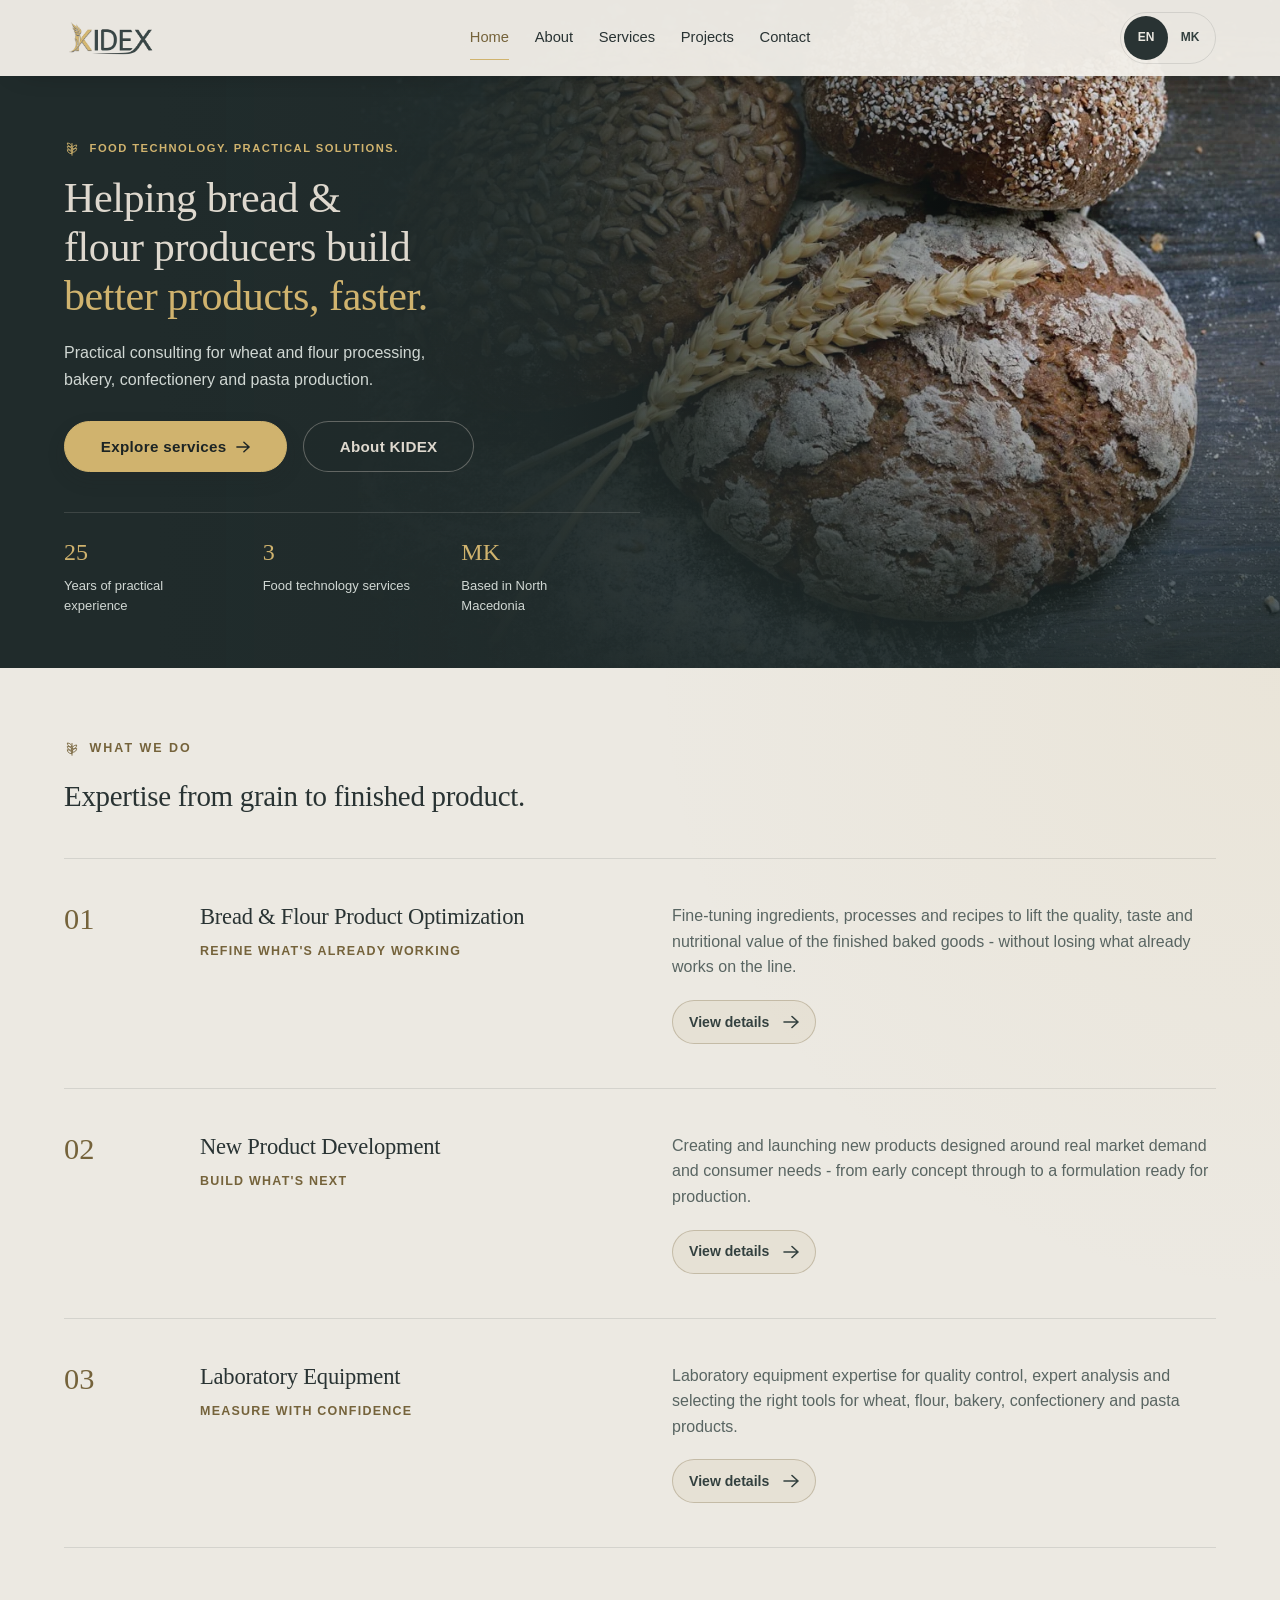
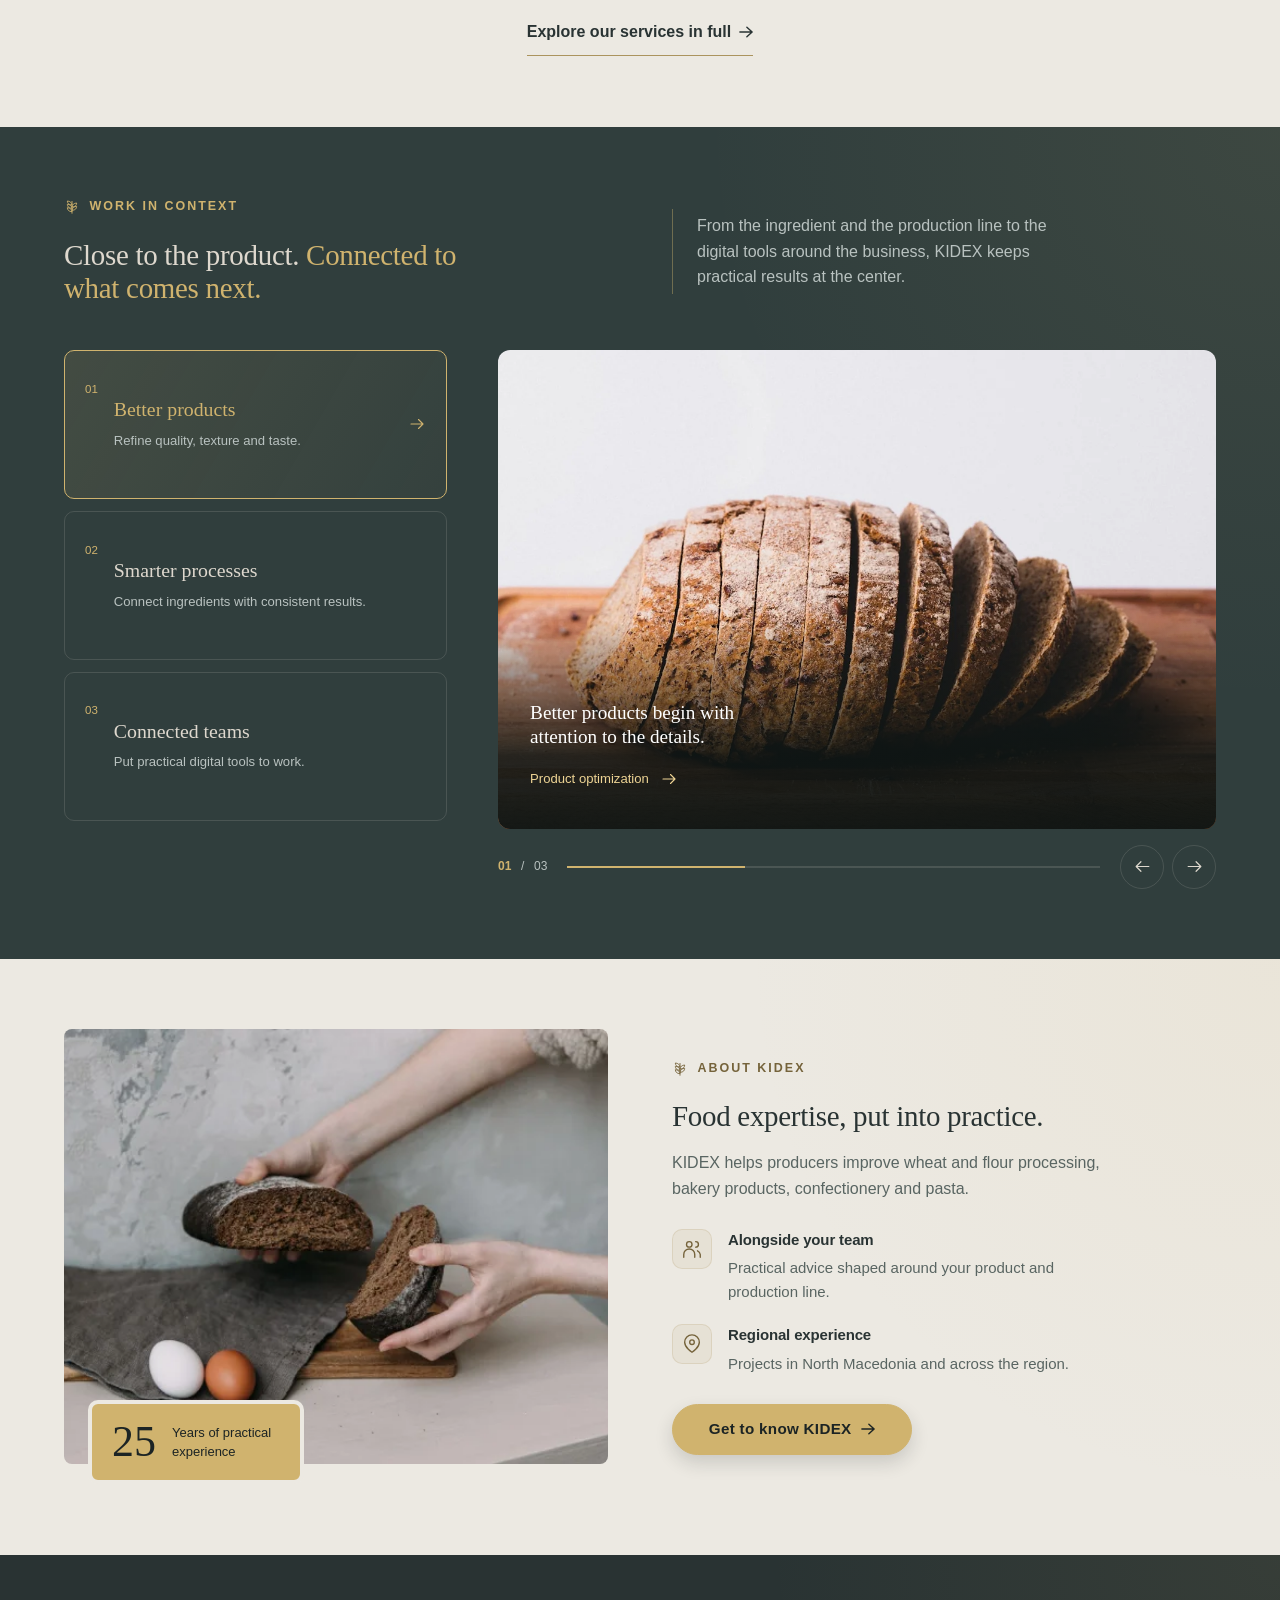
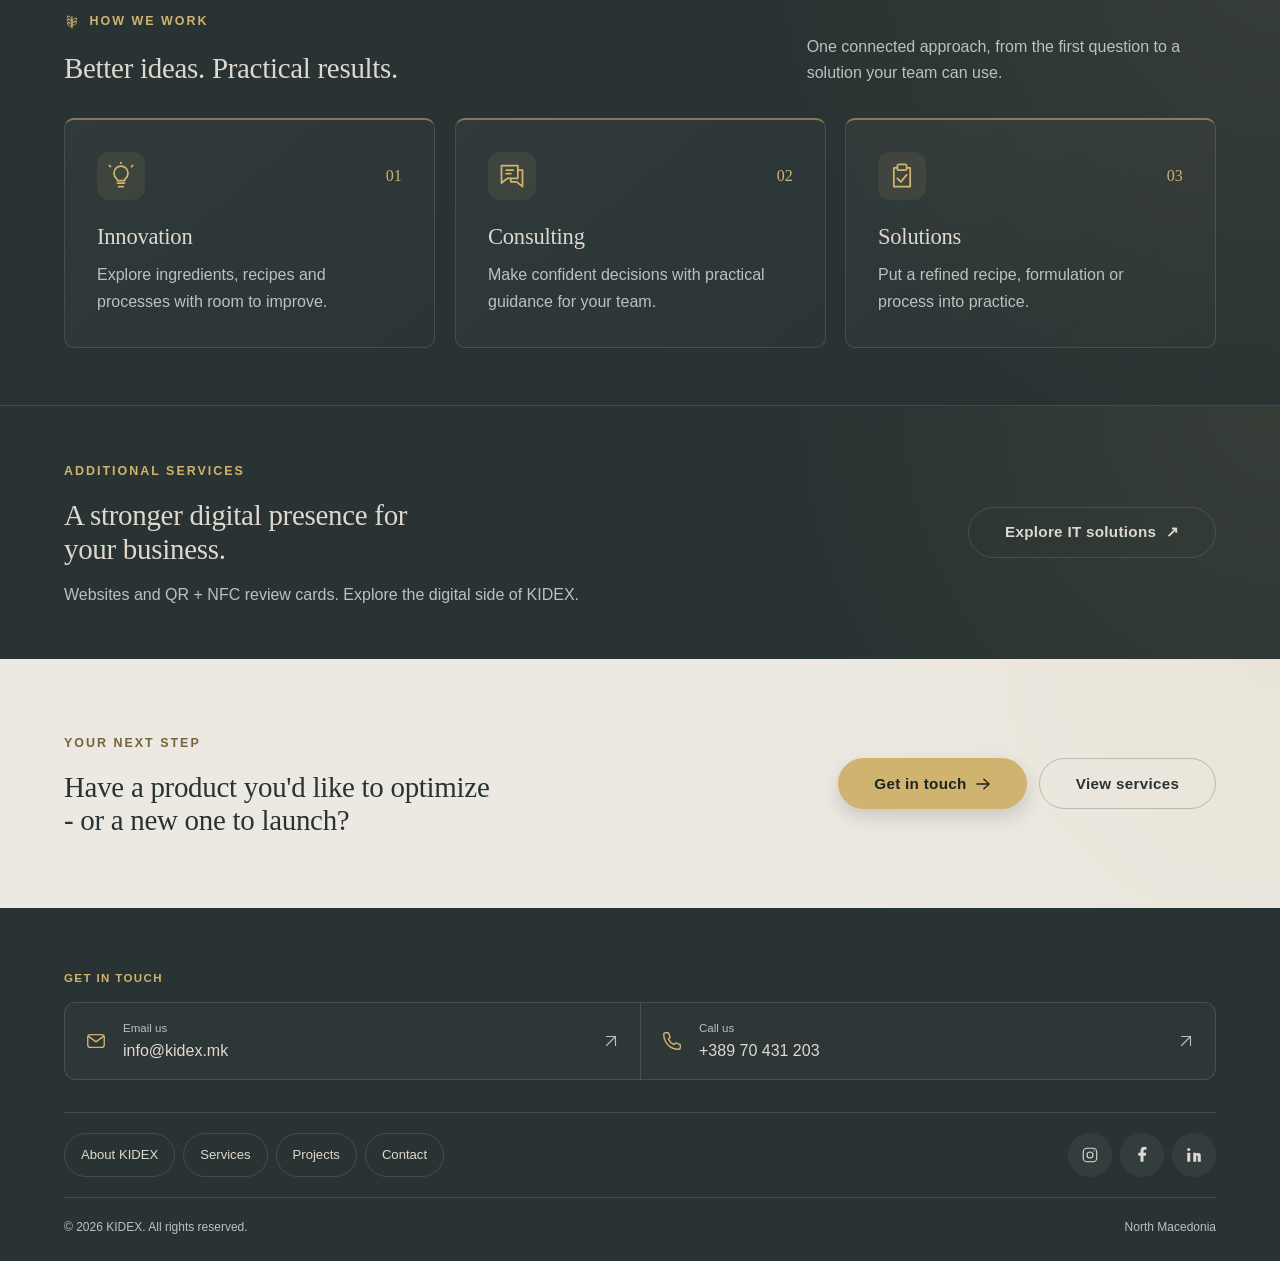
<file: index.html>
<!DOCTYPE html>
<!-- Maintenance: edit root HTML and translations/mk.json; tools/build.py regenerates mk/.
Shared styles and browser behavior live in css/style.css and js/script.js. -->
<html lang="en"><head>
    <!-- Document metadata: encoding, viewport, search snippets and social previews. -->
    <meta charset="utf-8">
    <meta content="width=device-width, initial-scale=1.0" name="viewport">
    <title>KIDEX - Innovation, Consulting &amp; Solutions for Bread &amp; Flour Producers</title>
    <meta content="KIDEX provides consulting services across wheat and flour processing, bakery products, confectionery and pasta technology, backed by 25 years of practical experience." name="description">
    <meta content="#293333" name="theme-color">
    <!-- Open Graph -->
    <meta content="website" property="og:type">
    <meta content="KIDEX" property="og:site_name">
    <meta content="KIDEX - Innovation, Consulting &amp; Solutions" property="og:title">
    <meta content="Bread and flour product optimization and new product development for producers who want to move faster and taste better." property="og:description">
    <meta content="https://kidex.mk/images/kidex-logo-horizontal.png" property="og:image">
    <meta content="https://kidex.mk/" property="og:url">
    <link href="favicon/favicon-32.png" rel="icon" sizes="32x32" type="image/png">
    <link href="favicon/favicon-16.png" rel="icon" sizes="16x16" type="image/png">
    <link href="favicon/favicon-180.png" rel="apple-touch-icon" sizes="180x180">
    <link href="favicon/favicon-192.png" rel="icon" sizes="192x192" type="image/png">
    <link href="https://fonts.googleapis.com" rel="preconnect">
    <link crossorigin="" href="https://fonts.gstatic.com" rel="preconnect">
    <link href="css/style.css?v=43" rel="stylesheet">
    <!-- No-JavaScript fallback keeps navigation visible and offers direct contact links. -->
    <noscript><style>.hamburger { display:none !important; } .main-nav { display:flex !important; flex-wrap:wrap; gap:.8rem; } .site-header .container { display:flex; flex-wrap:wrap; padding-block:.75rem; } .main-nav { order:3; width:100%; justify-content:center; } #contact-form .form-field, #contact-form button, #contact-form .form-intro { display:none; } .hero, .page-hero { padding-top:11rem; }</style></noscript><link href="https://kidex.mk/" rel="canonical"><link href="https://kidex.mk/" hreflang="en" rel="alternate"><link href="https://kidex.mk/mk/" hreflang="mk" rel="alternate"><link href="https://kidex.mk/" hreflang="x-default" rel="alternate"><meta content="en_GB" property="og:locale"><meta content="mk_MK" property="og:locale:alternate"></head>
  <body class="page-index"><a class="skip-link" href="#main">Skip to content</a>
    <!-- Icon sprite (reused across the page via <use>) -->
    <!-- Reusable SVG symbols: use href="#icon-name" references these local, decorative icons. -->
    <svg aria-hidden="true" height="0" style="position:absolute" width="0">
      <symbol id="icon-sprig" viewBox="0 0 24 24"><path d="M12 22V3m0 6C7 9 5 6 5 3c4 0 7 3 7 6Zm0 5c-5 0-7-3-7-6 4 0 7 3 7 6Zm0 5c-5 0-7-3-7-6 4 0 7 3 7 6Zm0-7c5 0 7-3 7-6-4 0-7 3-7 6Zm0 5c5 0 7-3 7-6-4 0-7 3-7 6Z" fill="none" stroke="currentColor" stroke-linejoin="round" stroke-width="1.3"></path></symbol>
      <symbol id="icon-arrow" viewBox="0 0 16 16">
        <path d="M1 8h13.5M9 2.5 15 8l-6 5.5" fill="none" stroke-linecap="round" stroke-linejoin="round" stroke-width="1.6"></path>
      </symbol>
      <symbol id="icon-instagram" viewBox="0 0 24 24">
        <rect fill="none" height="18" rx="5" stroke-width="1.6" width="18" x="3" y="3"></rect>
        <circle cx="12" cy="12" fill="none" r="4.2" stroke-width="1.6"></circle>
        <circle cx="17.4" cy="6.6" fill="currentColor" r="1.1" stroke="none"></circle>
      </symbol>
    </svg>
    <!-- Shared fixed header. JS adds nav-ready only after mobile controls are wired. -->
    <header class="site-header" id="site-header">
      <div class="container">
        <button aria-controls="mobile-panel" aria-expanded="false" aria-label="Open menu" class="hamburger" type="button">
          <span></span><span></span><span></span>
        </button>
        <a aria-label="KIDEX home" class="brand" href="index.html">
          <img alt="KIDEX - Innovation, Consulting, Solutions" height="210" src="images/kidex-logo-nav.png" width="560">
        </a>
        <nav aria-label="Primary" class="main-nav">
          <a aria-current="page" href="index.html">Home</a>
          <a href="about.html">About</a>
          <a href="services.html">Services</a>
          <a href="projects.html">Projects</a>
            <a href="contact.html">Contact</a>
        </nav>
        <div class="nav-actions">
          <!-- Real language links work without JS; enhancement adds the compact mobile dropdown. -->
          <nav aria-label="Language" class="language-switch"><button class="language-toggle" type="button" aria-expanded="false" aria-controls="language-options" aria-label="Choose language" hidden><span data-language-current></span><svg aria-hidden="true" focusable="false" width="12" height="12" viewBox="0 0 16 16"><path d="m4 6 4 4 4-4" fill="none" stroke="currentColor" stroke-width="1.5" stroke-linecap="round" stroke-linejoin="round"></path></svg></button><div class="language-options" id="language-options"><a aria-current="true" aria-label="English" href="index.html" hreflang="en" lang="en"><svg class="language-flag" aria-hidden="true" focusable="false" viewBox="0 0 60 30"><path fill="#243b73" d="M0 0h60v30H0z"></path><path d="m0 0 60 30M60 0 0 30" stroke="#fff" stroke-width="6"></path><path fill="#c63545" d="M0 0h4l26 13v2ZM60 0v2L34 15h-4ZM60 30h-4L30 17v-2ZM0 30v-2l26-13h4Z"></path><path d="M30 0v30M0 15h60" stroke="#fff" stroke-width="10"></path><path d="M30 0v30M0 15h60" stroke="#c63545" stroke-width="6"></path></svg><span class="language-code">EN</span></a><a aria-label="Македонски" href="mk/index.html" hreflang="mk" lang="mk"><svg class="language-flag" aria-hidden="true" focusable="false" viewBox="0 0 60 30"><path fill="#ce2028" d="M0 0h60v30H0z"></path><path fill="#ffdf00" d="M24 0h12L30 15ZM54 0h6v6L30 15ZM60 11v8L30 15ZM60 24v6h-6L30 15ZM36 30H24l6-15ZM6 30H0v-6l30-9ZM0 19v-8l30 4ZM0 6V0h6l24 15Z"></path><circle cx="30" cy="15" r="6" fill="#ffdf00" stroke="#ce2028" stroke-width="1.5"></circle></svg><span class="language-code">MK</span></a>
          </div></nav>
          <a class="btn btn-primary desktop-only" href="contact.html">
            Start a conversation <svg aria-hidden="true" focusable="false"><use href="#icon-arrow"></use></svg>
          </a>

        </div>
      </div>
    </header>
    <!-- Closed drawer is inert: hidden links cannot receive keyboard focus. -->
    <div class="mobile-panel" id="mobile-panel" inert="">
      <nav aria-label="Mobile">
        <a aria-current="page" href="index.html">Home</a>
        <a href="about.html">About</a>
        <a href="services.html">Services</a>
        <a href="projects.html">Projects</a>
            <a href="contact.html">Contact</a>
      </nav>
      <a class="btn btn-outline" href="contact.html">Start a conversation <svg aria-hidden="true" focusable="false"><use href="#icon-arrow"></use></svg></a>
    </div>
    <!-- Main content is the skip-link target; its tabindex supports programmatic focus. -->
    <main id="main" tabindex="-1">
      <!-- Section: Helping bread &amp; flour producers build better products, faster. -->
      <section class="hero">
        <img class="hero-backdrop" src="images/bakery-process.webp" alt="" aria-hidden="true" width="1200" height="798" fetchpriority="high">
        <div class="container">
          <div class="hero-copy">
            <span class="eyebrow"><svg aria-hidden="true" class="sprig" focusable="false"><use href="#icon-sprig"></use></svg>Food technology. Practical solutions.</span>
            <h1>Helping bread &amp; flour producers build <em>better products, faster.</em>
            </h1>
            <p class="lede">Practical consulting for wheat and flour processing, bakery, confectionery and pasta production.</p>
            <div class="hero-actions">
              <a class="btn btn-primary" href="#services">Explore services <svg aria-hidden="true" focusable="false"><use href="#icon-arrow"></use></svg></a>
              <a class="btn btn-outline" href="about.html">About KIDEX</a>
            </div>
          </div>

          <div class="hero-meta">
            <div><span>25</span><small>Years of practical experience</small>
            </div>
            <div><span>3</span><small>Food technology services</small>
            </div>
            <div><span>MK</span><small>Based in North Macedonia</small>
            </div>
          </div>
        </div>
      </section>
      <!-- Section: Expertise from grain to finished product. -->
      <section class="on-light home-services" id="services">
        <div class="container">
          <div class="section-head reveal">
            <span class="eyebrow"><svg aria-hidden="true" class="sprig" focusable="false"><use href="#icon-sprig"></use></svg>What we do</span>
            <h2>Expertise from grain to finished product.</h2>
          </div>
          <div class="service-row reveal">
            <div class="service-index">01</div>
            <div class="service-title">
              <h3>Bread &amp; Flour Product Optimization</h3>
              <span class="tag">Refine what's already working</span>
            </div>
            <div class="service-desc">
              <p>Fine-tuning ingredients, processes and recipes to lift the quality, taste and nutritional value of the finished baked goods - without losing what already works on the line.</p>
              <a class="service-link service-details-button" href="services.html#optimization">View details<svg aria-hidden="true" focusable="false" width="16" height="16"><use href="#icon-arrow"></use></svg></a>
            </div>
          </div>
          <div class="service-row reveal">
            <div class="service-index">02</div>
            <div class="service-title">
              <h3>New Product Development</h3>
              <span class="tag">Build what's next</span>
            </div>
            <div class="service-desc">
              <p>Creating and launching new products designed around real market demand and consumer needs - from early concept through to a formulation ready for production.</p>
              <a class="service-link service-details-button" href="services.html#development">View details<svg aria-hidden="true" focusable="false" width="16" height="16"><use href="#icon-arrow"></use></svg></a>
            </div>
          </div>
          <div class="service-row reveal">
            <div class="service-index">03</div>
            <div class="service-title">
              <h3>Laboratory Equipment</h3>
              <span class="tag">Measure with confidence</span>
            </div>
            <div class="service-desc">
              <p>Laboratory equipment expertise for quality control, expert analysis and selecting the right tools for wheat, flour, bakery, confectionery and pasta products.</p>
              <a class="service-link service-details-button" href="services.html#laboratory-equipment">View details<svg aria-hidden="true" focusable="false" width="16" height="16"><use href="#icon-arrow"></use></svg></a>
            </div>
          </div>
          <div class="text-center mt-lg reveal">
            <a class="btn-ghost" href="services.html">Explore our services in full <svg aria-hidden="true" focusable="false"><use href="#icon-arrow"></use></svg></a>
          </div>
        </div>
      </section>
      <!-- Section: Close to the product. Connected to what comes next. -->
      <section class="photo-band work-showcase on-dark" aria-labelledby="showcase-heading">
        <div class="container">
          <div class="photo-head">
            <div class="photo-heading"><span class="eyebrow"><svg aria-hidden="true" class="sprig" focusable="false"><use href="#icon-sprig"></use></svg>Work in context</span>
              <h2 id="showcase-heading">Close to the product. <em>Connected to what comes next.</em></h2>
            </div>
            <p>From the ingredient and the production line to the digital tools around the business, KIDEX keeps practical results at the center.</p>
          </div>
          <div class="showcase-layout">
            <div class="showcase-tabs" aria-label="Choose a theme" hidden>
              <button class="showcase-tab" id="showcase-tab-1" type="button" aria-controls="showcase-slide-1">
                <span class="showcase-tab-number" aria-hidden="true">01</span><span class="showcase-tab-copy"><span class="showcase-tab-title">Better products</span><span class="showcase-tab-description">Refine quality, texture and taste.</span></span><span class="showcase-tab-arrow"><svg aria-hidden="true" focusable="false" viewBox="0 0 24 24" fill="none" stroke="currentColor" stroke-width="1.5" stroke-linecap="round" stroke-linejoin="round"><path d="M4 12h16m-6-6 6 6-6 6"/></svg></span>
              </button>
              <button class="showcase-tab" id="showcase-tab-2" type="button" aria-controls="showcase-slide-2">
                <span class="showcase-tab-number" aria-hidden="true">02</span><span class="showcase-tab-copy"><span class="showcase-tab-title">Smarter processes</span><span class="showcase-tab-description">Connect ingredients with consistent results.</span></span><span class="showcase-tab-arrow"><svg aria-hidden="true" focusable="false" viewBox="0 0 24 24" fill="none" stroke="currentColor" stroke-width="1.5" stroke-linecap="round" stroke-linejoin="round"><path d="M4 12h16m-6-6 6 6-6 6"/></svg></span>
              </button>
              <button class="showcase-tab" id="showcase-tab-3" type="button" aria-controls="showcase-slide-3">
                <span class="showcase-tab-number" aria-hidden="true">03</span><span class="showcase-tab-copy"><span class="showcase-tab-title">Connected teams</span><span class="showcase-tab-description">Put practical digital tools to work.</span></span><span class="showcase-tab-arrow"><svg aria-hidden="true" focusable="false" viewBox="0 0 24 24" fill="none" stroke="currentColor" stroke-width="1.5" stroke-linecap="round" stroke-linejoin="round"><path d="M4 12h16m-6-6 6 6-6 6"/></svg></span>
              </button>
            </div>
            <div class="showcase-gallery">
              <div class="showcase-stage">
                <figure class="showcase-slide" id="showcase-slide-1">
                  <img src="images/bread-shelf.webp" alt="Sliced whole-grain bread on a wooden board" width="1200" height="800" loading="lazy" decoding="async" draggable="false">
                  <figcaption><p>Better products begin with attention to the details.</p><a href="services.html#optimization">Product optimization <svg aria-hidden="true" focusable="false" viewBox="0 0 24 24" fill="none" stroke="currentColor" stroke-width="1.5" stroke-linecap="round" stroke-linejoin="round"><path d="M4 12h16m-6-6 6 6-6 6"/></svg></a></figcaption>
                </figure>
                <figure class="showcase-slide" id="showcase-slide-2">
                  <img src="images/flour-detail.webp" alt="Flour falling over freshly baked croissants" width="1200" height="960" loading="lazy" decoding="async" draggable="false">
                  <figcaption><p>Ingredients, process and outcome.</p><a href="services.html#development">New product development <svg aria-hidden="true" focusable="false" viewBox="0 0 24 24" fill="none" stroke="currentColor" stroke-width="1.5" stroke-linecap="round" stroke-linejoin="round"><path d="M4 12h16m-6-6 6 6-6 6"/></svg></a></figcaption>
                </figure>
                <figure class="showcase-slide" id="showcase-slide-3">
                  <img src="images/digital-team.webp" alt="Digital team collaborating around laptops in a warm workspace" width="1200" height="1799" loading="lazy" decoding="async" draggable="false">
                  <figcaption><p>Solutions built for real teams.</p><a href="services.html#it-solutions">IT solutions <svg aria-hidden="true" focusable="false" viewBox="0 0 24 24" fill="none" stroke="currentColor" stroke-width="1.5" stroke-linecap="round" stroke-linejoin="round"><path d="M4 12h16m-6-6 6 6-6 6"/></svg></a></figcaption>
                </figure>
              </div>
              <div class="showcase-controls" hidden>
                <p class="showcase-count" aria-live="polite" aria-atomic="true"><span data-showcase-current>01</span><span>/</span><span>03</span></p>
                <div class="showcase-arrows"><button class="showcase-prev" type="button" aria-label="Previous photo"><svg aria-hidden="true" focusable="false" viewBox="0 0 24 24" fill="none" stroke="currentColor" stroke-width="1.5" stroke-linecap="round" stroke-linejoin="round"><path d="M4 12h16m-6-6 6 6-6 6"/></svg></button><button class="showcase-next" type="button" aria-label="Next photo"><svg aria-hidden="true" focusable="false" viewBox="0 0 24 24" fill="none" stroke="currentColor" stroke-width="1.5" stroke-linecap="round" stroke-linejoin="round"><path d="M4 12h16m-6-6 6 6-6 6"/></svg></button></div>
              </div>
            </div>
          </div>
        </div>
      </section>
      <!-- Section: Food expertise, put into practice. -->
      <section class="on-light home-about" id="expertise" aria-labelledby="expertise-title">
        <div class="container expertise-layout">
          <div class="expertise-intro reveal">
            <span class="eyebrow"><svg aria-hidden="true" class="sprig" focusable="false"><use href="#icon-sprig"></use></svg>About KIDEX</span>
            <h2 id="expertise-title">Food expertise, put into practice.</h2>
            <p>KIDEX helps producers improve wheat and flour processing, bakery products, confectionery and pasta.</p>
          </div>
          <figure class="expertise-visual reveal">
            <img src="images/bread-evaluation.webp" srcset="images/bread-evaluation-600.webp 600w, images/bread-evaluation.webp 1200w" sizes="(max-width: 860px) 90vw, (max-width: 1280px) 42vw, 544px" alt="Hands holding two halves of a loaf to reveal its crumb" width="1200" height="800" loading="lazy" decoding="async">
            <figcaption class="expertise-experience"><strong>25</strong><span>Years of practical experience</span></figcaption>
          </figure>
          <div class="expertise-details reveal">
            <ul class="expertise-highlights" role="list">
              <li><svg class="expertise-icon" aria-hidden="true" focusable="false" viewBox="0 0 24 24"><circle cx="9" cy="7" r="3"></circle><path d="M3 21v-3a6 6 0 0 1 12 0v3M16 4a3 3 0 0 1 0 6m2 4a5 5 0 0 1 3 4v3"></path></svg><div><h3>Alongside your team</h3><p>Practical advice shaped around your product and production line.</p></div></li>
              <li><svg class="expertise-icon" aria-hidden="true" focusable="false" viewBox="0 0 24 24"><path d="M20 10c0 6-8 11-8 11S4 16 4 10a8 8 0 1 1 16 0Z"></path><circle cx="12" cy="10" r="2.5"></circle></svg><div><h3>Regional experience</h3><p>Projects in North Macedonia and across the region.</p></div></li>
            </ul>
            <a class="btn btn-primary" href="about.html">Get to know KIDEX <svg aria-hidden="true" focusable="false"><use href="#icon-arrow"></use></svg></a>
          </div>
        </div>
      </section>
      <!-- Section: Better ideas. Practical results. -->
      <section class="on-dark home-method" aria-labelledby="method-title">
        <div class="container">
          <div class="method-heading reveal">
            <div><span class="eyebrow"><svg aria-hidden="true" class="sprig" focusable="false"><use href="#icon-sprig"></use></svg>How we work</span>
              <h2 id="method-title">Better ideas. Practical results.</h2></div>
            <p>One connected approach, from the first question to a solution your team can use.</p>
          </div>
          <ol class="method-cards reveal" role="list">
            <li class="method-card">
              <div class="method-card-top"><svg class="method-icon" aria-hidden="true" focusable="false" viewBox="0 0 24 24"><path d="M9 18h6M10 21h4M8 14a6 6 0 1 1 8 0c-1 1-1 2-1 2H9s0-1-1-2Z"></path><path d="M12 1V0M3 4 2 3M21 4l1-1"></path></svg><span class="method-number" aria-hidden="true">01</span></div>
              <h3>Innovation</h3>
              <p>Explore ingredients, recipes and processes with room to improve.</p>
            </li>
            <li class="method-card">
              <div class="method-card-top"><svg class="method-icon" aria-hidden="true" focusable="false" viewBox="0 0 24 24"><path d="M3 3h14v11H8l-5 4V3ZM7 7h6M7 10h4"></path><path d="M17 7h4v14l-5-4h-5v-3"></path></svg><span class="method-number" aria-hidden="true">02</span></div>
              <h3>Consulting</h3>
              <p>Make confident decisions with practical guidance for your team.</p>
            </li>
            <li class="method-card">
              <div class="method-card-top"><svg class="method-icon" aria-hidden="true" focusable="false" viewBox="0 0 24 24"><path d="M8 5H5v16h14V5h-3"></path><rect x="8" y="2" width="8" height="5" rx="1.5"></rect><path d="m8 14 3 3 5-6"></path></svg><span class="method-number" aria-hidden="true">03</span></div>
              <h3>Solutions</h3>
              <p>Put a refined recipe, formulation or process into practice.</p>
            </li>
          </ol>
        </div>
      </section>
      <!-- Section: A stronger digital presence for your business. -->
      <section class="digital-teaser on-dark">
        <div class="container">
          <div><span class="eyebrow">Additional services</span>
            <h2>A stronger digital presence for your business.</h2>
            <p>Websites and QR + NFC review cards. Explore the digital side of KIDEX.</p>
          </div><a class="btn btn-outline" href="services.html#it-solutions">Explore IT solutions <span aria-hidden="true">↗</span></a>
        </div>
      </section>
      <!-- Section: Have a product you'd like to optimize - or a new one to launch? -->
      <section class="cta-band">
        <div class="container">
          <div class="cta-inner reveal">
            <div class="cta-copy"><span class="eyebrow">Your next step</span>
              <h2>Have a product you'd like to optimize - or a new one to launch?</h2>
            </div>
            <div class="cta-actions">
              <a class="btn btn-primary" href="contact.html">Get in touch <svg aria-hidden="true" focusable="false"><use href="#icon-arrow"></use></svg></a>
              <a class="btn btn-outline-dark" href="services.html">View services</a>
            </div>
          </div>
        </div>
      </section>
    </main>
    <!-- Shared footer: contact actions, navigation and social links; intentionally no logo. -->
    <footer class="site-footer">
      <div class="container">
        <div class="footer-main">
          <div class="footer-contact">
            <h2>Get in touch</h2>
            <!-- Email/telephone anchors open the visitor's own application. -->
            <div class="footer-contact-card">
              <a class="footer-contact-link" href="mailto:info@kidex.mk">
                <span class="footer-contact-icon"><svg aria-hidden="true" focusable="false" viewBox="0 0 24 24" fill="none" stroke="currentColor" stroke-width="1.5" stroke-linecap="round" stroke-linejoin="round"><rect x="3" y="5" width="18" height="14" rx="3"/><path d="m4 7 8 6 8-6"/></svg></span>
                <span class="footer-contact-copy"><span class="footer-contact-label">Email us</span><span class="footer-contact-value">info@kidex.mk</span></span>
                <span class="footer-contact-arrow"><svg aria-hidden="true" focusable="false" viewBox="0 0 24 24" fill="none" stroke="currentColor" stroke-width="1.5" stroke-linecap="round" stroke-linejoin="round"><path d="M6 18 18 6M6 6h12v12"/></svg></span>
              </a>
              <a class="footer-contact-link" href="tel:+38970431203">
                <span class="footer-contact-icon"><svg aria-hidden="true" focusable="false" viewBox="0 0 24 24" fill="none" stroke="currentColor" stroke-width="1.5" stroke-linecap="round" stroke-linejoin="round"><path d="M8 3H5a2 2 0 0 0-2 2c0 8.8 7.2 16 16 16a2 2 0 0 0 2-2v-3l-5-2-2 2a13 13 0 0 1-6-6l2-2-2-5Z"/></svg></span>
                <span class="footer-contact-copy"><span class="footer-contact-label">Call us</span><span class="footer-contact-value">+389 70 431 203</span></span>
                <span class="footer-contact-arrow"><svg aria-hidden="true" focusable="false" viewBox="0 0 24 24" fill="none" stroke="currentColor" stroke-width="1.5" stroke-linecap="round" stroke-linejoin="round"><path d="M6 18 18 6M6 6h12v12"/></svg></span>
              </a>
            </div>
          </div>
        </div>
        <div class="footer-utility">
          <nav class="footer-nav" aria-label="Footer navigation">
            <a href="about.html">About KIDEX</a>
            <a href="services.html">Services</a>
            <a href="projects.html">Projects</a>
            <a href="contact.html">Contact</a>
          </nav>
          <!-- External social links use noopener when opening a new tab. -->
          <nav class="footer-social" aria-label="Social media">
            <a href="https://www.instagram.com/kidex.mk/" target="_blank" rel="noopener" aria-label="Instagram" title="Instagram"><svg aria-hidden="true" focusable="false" viewBox="0 0 24 24" fill="none" stroke="currentColor" stroke-width="1.5" stroke-linecap="round" stroke-linejoin="round"><rect x="3" y="3" width="18" height="18" rx="5"/><circle cx="12" cy="12" r="4"/><circle cx="17.5" cy="6.5" r=".8" fill="currentColor" stroke="none"/></svg></a>
            <a href="https://www.facebook.com/profile.php?id=100089504146564" target="_blank" rel="noopener" aria-label="Facebook" title="Facebook"><svg aria-hidden="true" focusable="false" viewBox="0 0 24 24" fill="none" stroke="currentColor" stroke-width="1.5" stroke-linecap="round" stroke-linejoin="round"><path d="M14 21v-8h3l.5-4H14V7c0-1.2.4-2 2-2h2V1.5A24 24 0 0 0 15 1c-3 0-5 1.9-5 5.4V9H7v4h3v8Z" fill="currentColor" stroke="none"/></svg></a>
            <a href="https://www.linkedin.com/in/toni-acoski-96036b47/" target="_blank" rel="noopener" aria-label="LinkedIn" title="LinkedIn"><svg aria-hidden="true" focusable="false" viewBox="0 0 24 24" fill="none" stroke="currentColor" stroke-width="1.5" stroke-linecap="round" stroke-linejoin="round"><rect x="3" y="9" width="4" height="12" rx=".5" fill="currentColor" stroke="none"/><circle cx="5" cy="4.5" r="2" fill="currentColor" stroke="none"/><path d="M11 21V9h4v1.5c1-1.5 5-2.5 6 1.5v9h-4v-7c0-2-2-2-2 0v7Z" fill="currentColor" stroke="none"/></svg></a>
          </nav>
        </div>
        <div class="footer-bottom">
          <span>© <span data-year="">2026</span> KIDEX. All rights reserved.</span>
          <span class="made">North Macedonia</span>
        </div>
      </div>
    </footer>
    <!-- Loaded after markup: shared JS can query components without a DOM-ready listener. -->
    <script src="js/script.js?v=10"></script>


</body></html>
</file>
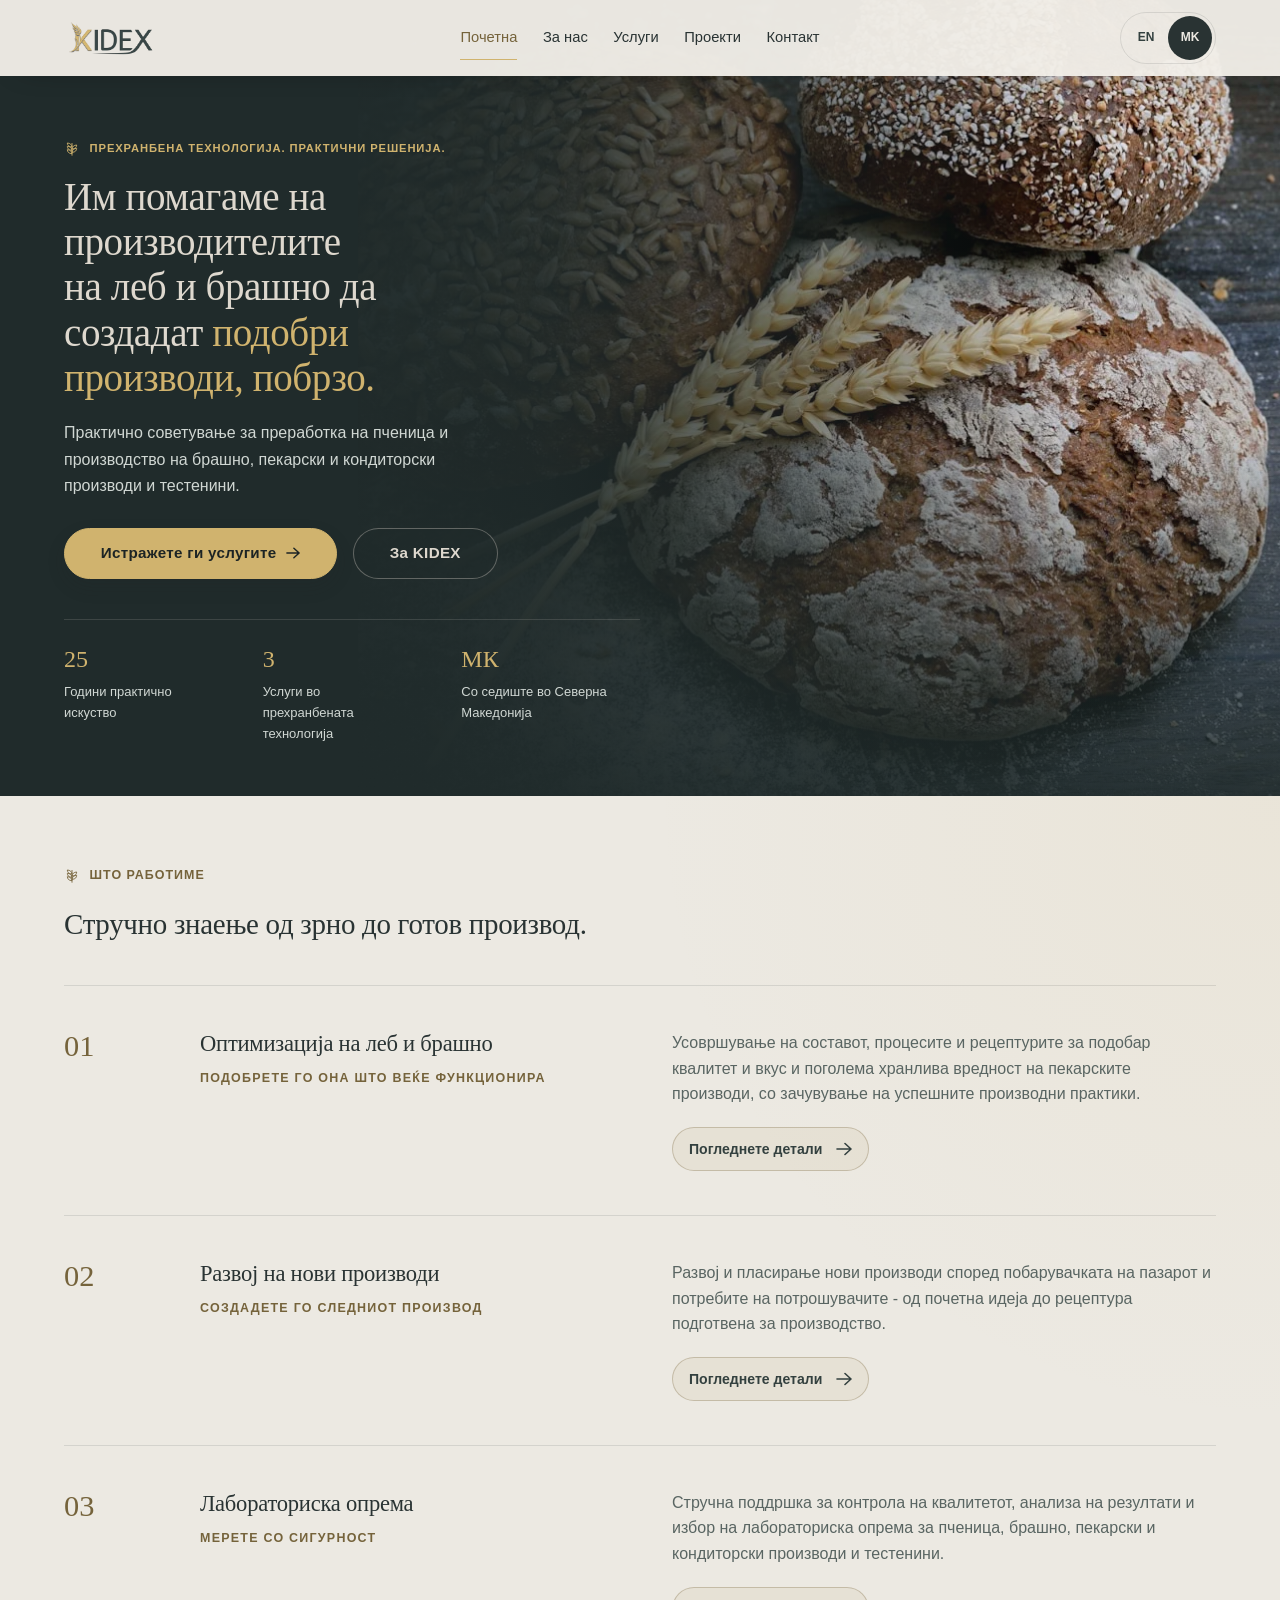
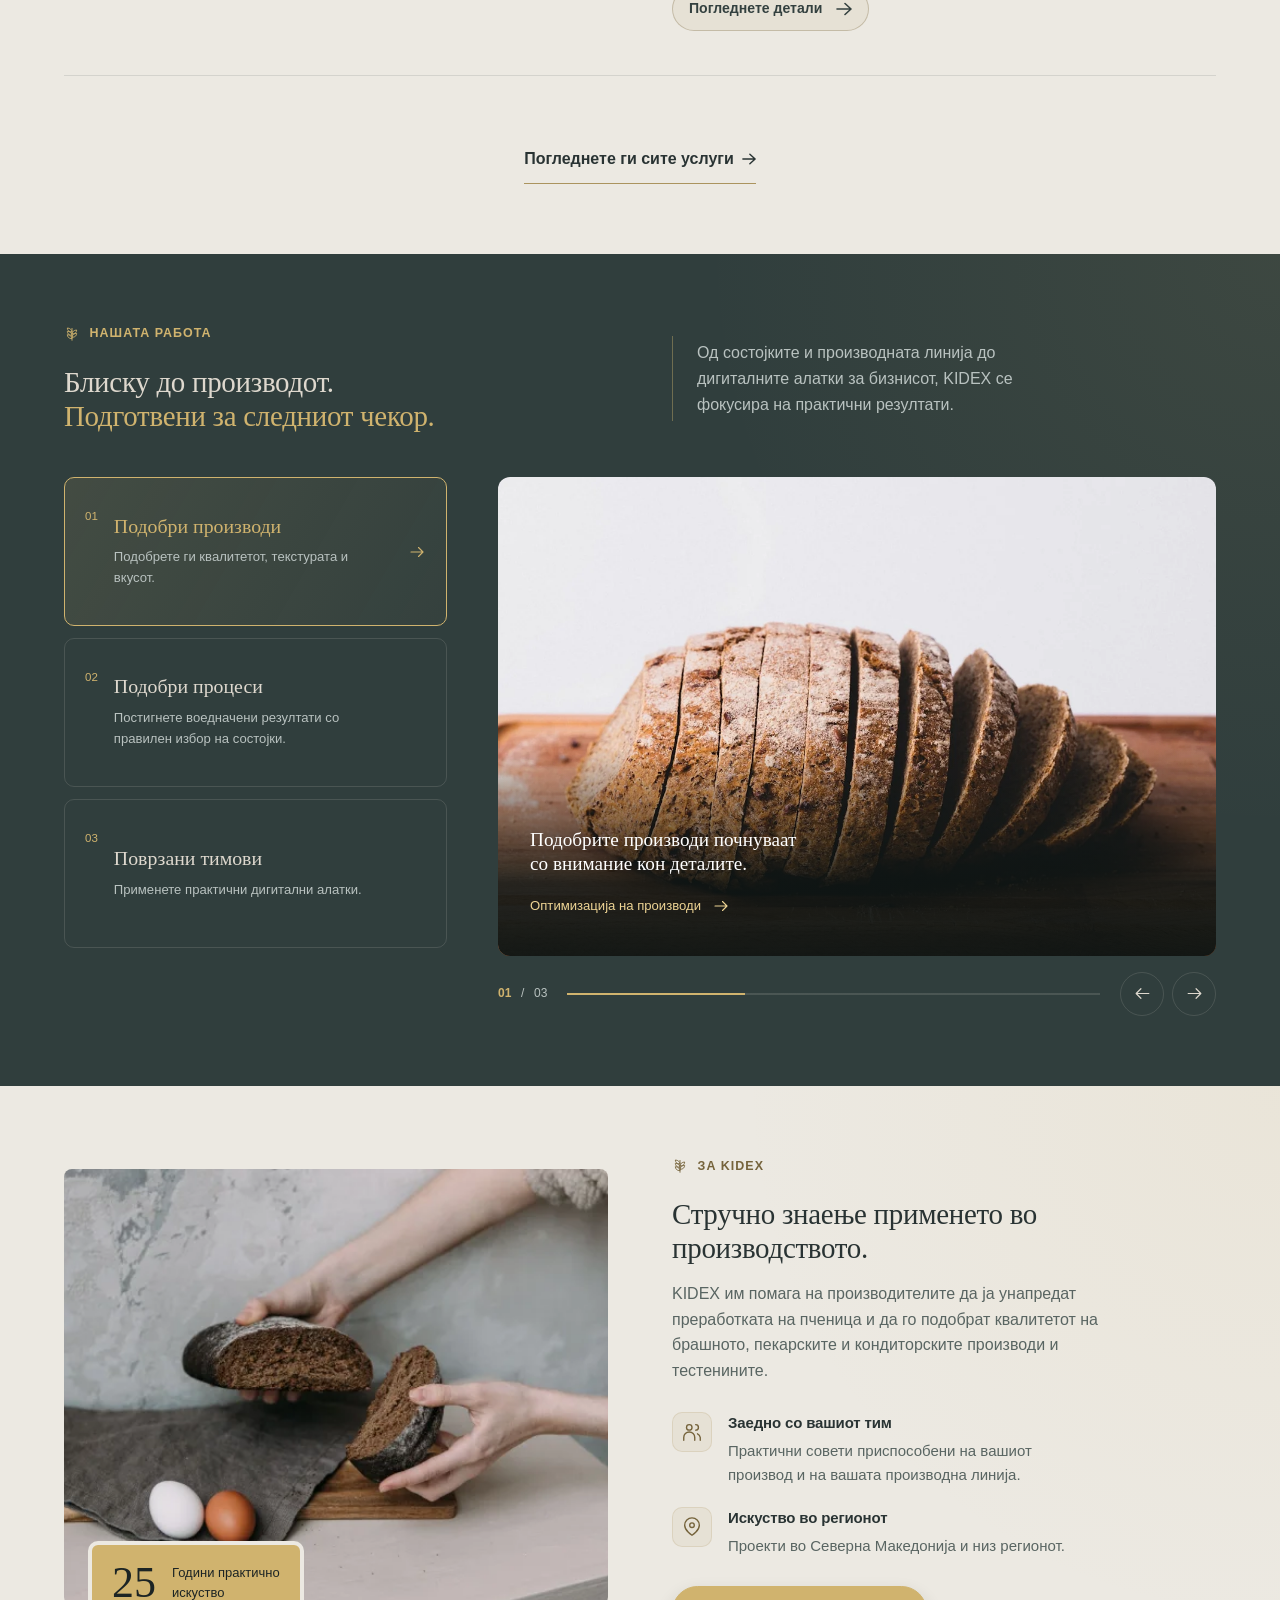
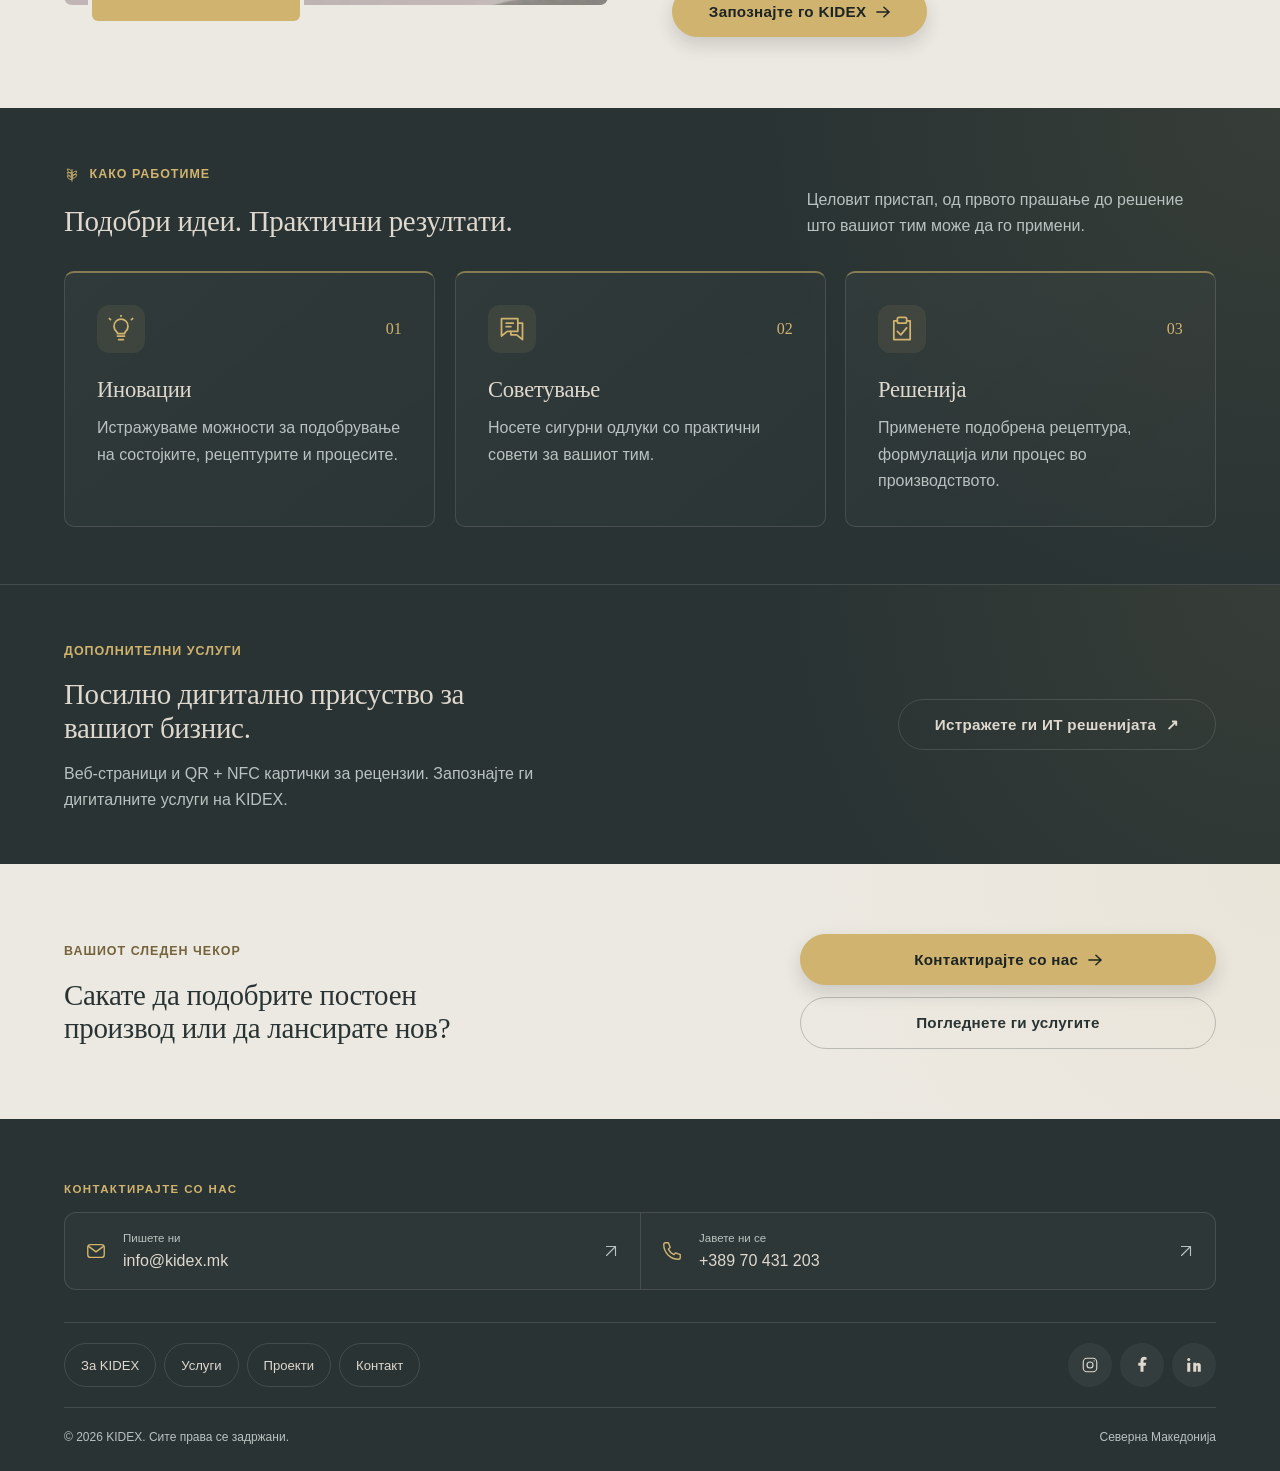
<file: mk/index.html>
<!DOCTYPE html>
<!-- Maintenance: edit root HTML and translations/mk.json; tools/build.py regenerates mk/.
Shared styles and browser behavior live in css/style.css and js/script.js. -->
<html lang="mk"><head>
    <!-- Document metadata: encoding, viewport, search snippets and social previews. -->
    <meta charset="utf-8">
    <meta content="width=device-width, initial-scale=1.0" name="viewport">
    <title>KIDEX - Иновации, советување и решенија за производители на леб и брашно</title>
    <meta content="KIDEX нуди консултантски услуги за преработка на пченица и производство на брашно, пекарски и кондиторски производи и тестенини, со 25 години практично искуство." name="description">
    <meta content="#293333" name="theme-color">
    <!-- Open Graph -->
    <meta content="website" property="og:type">
    <meta content="KIDEX" property="og:site_name">
    <meta content="KIDEX - Иновации, советување и решенија" property="og:title">
    <meta content="Оптимизација на леб и брашно и развој на нови производи за производители што сакаат подобар квалитет и побрзи резултати." property="og:description">
    <meta content="https://kidex.mk/images/kidex-logo-horizontal.png" property="og:image">
    <meta content="https://kidex.mk/mk/" property="og:url">
    <link href="../favicon/favicon-32.png" rel="icon" sizes="32x32" type="image/png">
    <link href="../favicon/favicon-16.png" rel="icon" sizes="16x16" type="image/png">
    <link href="../favicon/favicon-180.png" rel="apple-touch-icon" sizes="180x180">
    <link href="../favicon/favicon-192.png" rel="icon" sizes="192x192" type="image/png">
    <link href="https://fonts.googleapis.com" rel="preconnect">
    <link crossorigin="" href="https://fonts.gstatic.com" rel="preconnect">
    <link href="../css/style.css?v=43" rel="stylesheet">
    <!-- No-JavaScript fallback keeps navigation visible and offers direct contact links. -->
    <noscript><style>.hamburger { display:none !important; } .main-nav { display:flex !important; flex-wrap:wrap; gap:.8rem; } .site-header .container { display:flex; flex-wrap:wrap; padding-block:.75rem; } .main-nav { order:3; width:100%; justify-content:center; } #contact-form .form-field, #contact-form button, #contact-form .form-intro { display:none; } .hero, .page-hero { padding-top:11rem; }</style></noscript><link href="https://kidex.mk/mk/" rel="canonical"><link href="https://kidex.mk/" hreflang="en" rel="alternate"><link href="https://kidex.mk/mk/" hreflang="mk" rel="alternate"><link href="https://kidex.mk/" hreflang="x-default" rel="alternate"><meta content="mk_MK" property="og:locale"><meta content="en_GB" property="og:locale:alternate"></head>
  <body class="page-index"><a class="skip-link" href="#main">Прескокнете до содржината</a>
    <!-- Icon sprite (reused across the page via <use>) -->
    <!-- Reusable SVG symbols: use href="#icon-name" references these local, decorative icons. -->
    <svg aria-hidden="true" height="0" style="position:absolute" width="0">
      <symbol id="icon-sprig" viewBox="0 0 24 24"><path d="M12 22V3m0 6C7 9 5 6 5 3c4 0 7 3 7 6Zm0 5c-5 0-7-3-7-6 4 0 7 3 7 6Zm0 5c-5 0-7-3-7-6 4 0 7 3 7 6Zm0-7c5 0 7-3 7-6-4 0-7 3-7 6Zm0 5c5 0 7-3 7-6-4 0-7 3-7 6Z" fill="none" stroke="currentColor" stroke-linejoin="round" stroke-width="1.3"></path></symbol>
      <symbol id="icon-arrow" viewBox="0 0 16 16">
        <path d="M1 8h13.5M9 2.5 15 8l-6 5.5" fill="none" stroke-linecap="round" stroke-linejoin="round" stroke-width="1.6"></path>
      </symbol>
      <symbol id="icon-instagram" viewBox="0 0 24 24">
        <rect fill="none" height="18" rx="5" stroke-width="1.6" width="18" x="3" y="3"></rect>
        <circle cx="12" cy="12" fill="none" r="4.2" stroke-width="1.6"></circle>
        <circle cx="17.4" cy="6.6" fill="currentColor" r="1.1" stroke="none"></circle>
      </symbol>
    </svg>
    <!-- Shared fixed header. JS adds nav-ready only after mobile controls are wired. -->
    <header class="site-header" id="site-header">
      <div class="container">
        <button aria-controls="mobile-panel" aria-expanded="false" aria-label="Отворете го менито" class="hamburger" type="button">
          <span></span><span></span><span></span>
        </button>
        <a aria-label="Почетна страница на KIDEX" class="brand" href="index.html">
          <img alt="KIDEX - Иновации, советување, решенија" height="210" src="../images/kidex-logo-nav.png" width="560">
        </a>
        <nav aria-label="Главна навигација" class="main-nav">
          <a aria-current="page" href="index.html">Почетна</a>
          <a href="about.html">За нас</a>
          <a href="services.html">Услуги</a>
          <a href="projects.html">Проекти</a>
            <a href="contact.html">Контакт</a>
        </nav>
        <div class="nav-actions">
          <!-- Real language links work without JS; enhancement adds the compact mobile dropdown. -->
          <nav aria-label="Јазик" class="language-switch"><button class="language-toggle" type="button" aria-expanded="false" aria-controls="language-options" aria-label="Изберете јазик" hidden><span data-language-current></span><svg aria-hidden="true" focusable="false" width="12" height="12" viewBox="0 0 16 16"><path d="m4 6 4 4 4-4" fill="none" stroke="currentColor" stroke-width="1.5" stroke-linecap="round" stroke-linejoin="round"></path></svg></button><div class="language-options" id="language-options"><a aria-label="English" href="../index.html" hreflang="en" lang="en"><svg class="language-flag" aria-hidden="true" focusable="false" viewBox="0 0 60 30"><path fill="#243b73" d="M0 0h60v30H0z"></path><path d="m0 0 60 30M60 0 0 30" stroke="#fff" stroke-width="6"></path><path fill="#c63545" d="M0 0h4l26 13v2ZM60 0v2L34 15h-4ZM60 30h-4L30 17v-2ZM0 30v-2l26-13h4Z"></path><path d="M30 0v30M0 15h60" stroke="#fff" stroke-width="10"></path><path d="M30 0v30M0 15h60" stroke="#c63545" stroke-width="6"></path></svg><span class="language-code">EN</span></a><a aria-current="true" aria-label="Македонски" href="index.html" hreflang="mk" lang="mk"><svg class="language-flag" aria-hidden="true" focusable="false" viewBox="0 0 60 30"><path fill="#ce2028" d="M0 0h60v30H0z"></path><path fill="#ffdf00" d="M24 0h12L30 15ZM54 0h6v6L30 15ZM60 11v8L30 15ZM60 24v6h-6L30 15ZM36 30H24l6-15ZM6 30H0v-6l30-9ZM0 19v-8l30 4ZM0 6V0h6l24 15Z"></path><circle cx="30" cy="15" r="6" fill="#ffdf00" stroke="#ce2028" stroke-width="1.5"></circle></svg><span class="language-code">MK</span></a>
          </div></nav>
          <a class="btn btn-primary desktop-only" href="contact.html">
            Разговарајте со нас <svg aria-hidden="true" focusable="false"><use href="#icon-arrow"></use></svg>
          </a>

        </div>
      </div>
    </header>
    <!-- Closed drawer is inert: hidden links cannot receive keyboard focus. -->
    <div class="mobile-panel" id="mobile-panel" inert="">
      <nav aria-label="Мобилна навигација">
        <a aria-current="page" href="index.html">Почетна</a>
        <a href="about.html">За нас</a>
        <a href="services.html">Услуги</a>
        <a href="projects.html">Проекти</a>
            <a href="contact.html">Контакт</a>
      </nav>
      <a class="btn btn-outline" href="contact.html">Разговарајте со нас <svg aria-hidden="true" focusable="false"><use href="#icon-arrow"></use></svg></a>
    </div>
    <!-- Main content is the skip-link target; its tabindex supports programmatic focus. -->
    <main id="main" tabindex="-1">
      <!-- Section: Helping bread &amp; flour producers build better products, faster. -->
      <section class="hero">
        <img class="hero-backdrop" src="../images/bakery-process.webp" alt="" aria-hidden="true" width="1200" height="798" fetchpriority="high">
        <div class="container">
          <div class="hero-copy">
            <span class="eyebrow"><svg aria-hidden="true" class="sprig" focusable="false"><use href="#icon-sprig"></use></svg>Прехранбена технологија. Практични решенија.</span>
            <h1>Им помагаме на производителите на леб и брашно да создадат <em>подобри производи, побрзо.</em>
            </h1>
            <p class="lede">Практично советување за преработка на пченица и производство на брашно, пекарски и кондиторски производи и тестенини.</p>
            <div class="hero-actions">
              <a class="btn btn-primary" href="#services">Истражете ги услугите <svg aria-hidden="true" focusable="false"><use href="#icon-arrow"></use></svg></a>
              <a class="btn btn-outline" href="about.html">За KIDEX</a>
            </div>
          </div>

          <div class="hero-meta">
            <div><span>25</span><small>Години практично искуство</small>
            </div>
            <div><span>3</span><small>Услуги во прехранбената технологија</small>
            </div>
            <div><span>МК</span><small>Со седиште во Северна Македонија</small>
            </div>
          </div>
        </div>
      </section>
      <!-- Section: Expertise from grain to finished product. -->
      <section class="on-light home-services" id="services">
        <div class="container">
          <div class="section-head reveal">
            <span class="eyebrow"><svg aria-hidden="true" class="sprig" focusable="false"><use href="#icon-sprig"></use></svg>Што работиме</span>
            <h2>Стручно знаење од зрно до готов производ.</h2>
          </div>
          <div class="service-row reveal">
            <div class="service-index">01</div>
            <div class="service-title">
              <h3>Оптимизација на леб и брашно</h3>
              <span class="tag">Подобрете го она што веќе функционира</span>
            </div>
            <div class="service-desc">
              <p>Усовршување на составот, процесите и рецептурите за подобар квалитет и вкус и поголема хранлива вредност на пекарските производи, со зачувување на успешните производни практики.</p>
              <a class="service-link service-details-button" href="services.html#optimization">Погледнете детали<svg aria-hidden="true" focusable="false" width="16" height="16"><use href="#icon-arrow"></use></svg></a>
            </div>
          </div>
          <div class="service-row reveal">
            <div class="service-index">02</div>
            <div class="service-title">
              <h3>Развој на нови производи</h3>
              <span class="tag">Создадете го следниот производ</span>
            </div>
            <div class="service-desc">
              <p>Развој и пласирање нови производи според побарувачката на пазарот и потребите на потрошувачите - од почетна идеја до рецептура подготвена за производство.</p>
              <a class="service-link service-details-button" href="services.html#development">Погледнете детали<svg aria-hidden="true" focusable="false" width="16" height="16"><use href="#icon-arrow"></use></svg></a>
            </div>
          </div>
          <div class="service-row reveal">
            <div class="service-index">03</div>
            <div class="service-title">
              <h3>Лабораториска опрема</h3>
              <span class="tag">Мерете со сигурност</span>
            </div>
            <div class="service-desc">
              <p>Стручна поддршка за контрола на квалитетот, анализа на резултати и избор на лабораториска опрема за пченица, брашно, пекарски и кондиторски производи и тестенини.</p>
              <a class="service-link service-details-button" href="services.html#laboratory-equipment">Погледнете детали<svg aria-hidden="true" focusable="false" width="16" height="16"><use href="#icon-arrow"></use></svg></a>
            </div>
          </div>
          <div class="text-center mt-lg reveal">
            <a class="btn-ghost" href="services.html">Погледнете ги сите услуги <svg aria-hidden="true" focusable="false"><use href="#icon-arrow"></use></svg></a>
          </div>
        </div>
      </section>
      <!-- Section: Close to the product. Connected to what comes next. -->
      <section class="photo-band work-showcase on-dark" aria-labelledby="showcase-heading">
        <div class="container">
          <div class="photo-head">
            <div class="photo-heading"><span class="eyebrow"><svg aria-hidden="true" class="sprig" focusable="false"><use href="#icon-sprig"></use></svg>Нашата работа</span>
              <h2 id="showcase-heading">Блиску до производот. <em>Подготвени за следниот чекор.</em></h2>
            </div>
            <p>Од состојките и производната линија до дигиталните алатки за бизнисот, KIDEX се фокусира на практични резултати.</p>
          </div>
          <div class="showcase-layout">
            <div class="showcase-tabs" aria-label="Изберете тема" hidden>
              <button class="showcase-tab" id="showcase-tab-1" type="button" aria-controls="showcase-slide-1">
                <span class="showcase-tab-number" aria-hidden="true">01</span><span class="showcase-tab-copy"><span class="showcase-tab-title">Подобри производи</span><span class="showcase-tab-description">Подобрете ги квалитетот, текстурата и вкусот.</span></span><span class="showcase-tab-arrow"><svg aria-hidden="true" focusable="false" viewBox="0 0 24 24" fill="none" stroke="currentColor" stroke-width="1.5" stroke-linecap="round" stroke-linejoin="round"><path d="M4 12h16m-6-6 6 6-6 6"/></svg></span>
              </button>
              <button class="showcase-tab" id="showcase-tab-2" type="button" aria-controls="showcase-slide-2">
                <span class="showcase-tab-number" aria-hidden="true">02</span><span class="showcase-tab-copy"><span class="showcase-tab-title">Подобри процеси</span><span class="showcase-tab-description">Постигнете воедначени резултати со правилен избор на состојки.</span></span><span class="showcase-tab-arrow"><svg aria-hidden="true" focusable="false" viewBox="0 0 24 24" fill="none" stroke="currentColor" stroke-width="1.5" stroke-linecap="round" stroke-linejoin="round"><path d="M4 12h16m-6-6 6 6-6 6"/></svg></span>
              </button>
              <button class="showcase-tab" id="showcase-tab-3" type="button" aria-controls="showcase-slide-3">
                <span class="showcase-tab-number" aria-hidden="true">03</span><span class="showcase-tab-copy"><span class="showcase-tab-title">Поврзани тимови</span><span class="showcase-tab-description">Применете практични дигитални алатки.</span></span><span class="showcase-tab-arrow"><svg aria-hidden="true" focusable="false" viewBox="0 0 24 24" fill="none" stroke="currentColor" stroke-width="1.5" stroke-linecap="round" stroke-linejoin="round"><path d="M4 12h16m-6-6 6 6-6 6"/></svg></span>
              </button>
            </div>
            <div class="showcase-gallery">
              <div class="showcase-stage">
                <figure class="showcase-slide" id="showcase-slide-1">
                  <img src="../images/bread-shelf.webp" alt="Исечен интегрален леб на дрвена даска" width="1200" height="800" loading="lazy" decoding="async" draggable="false">
                  <figcaption><p>Подобрите производи почнуваат со внимание кон деталите.</p><a href="services.html#optimization">Оптимизација на производи <svg aria-hidden="true" focusable="false" viewBox="0 0 24 24" fill="none" stroke="currentColor" stroke-width="1.5" stroke-linecap="round" stroke-linejoin="round"><path d="M4 12h16m-6-6 6 6-6 6"/></svg></a></figcaption>
                </figure>
                <figure class="showcase-slide" id="showcase-slide-2">
                  <img src="../images/flour-detail.webp" alt="Посипување брашно врз свежо печени кроасани" width="1200" height="960" loading="lazy" decoding="async" draggable="false">
                  <figcaption><p>Состојки, процес и резултат.</p><a href="services.html#development">Развој на нови производи <svg aria-hidden="true" focusable="false" viewBox="0 0 24 24" fill="none" stroke="currentColor" stroke-width="1.5" stroke-linecap="round" stroke-linejoin="round"><path d="M4 12h16m-6-6 6 6-6 6"/></svg></a></figcaption>
                </figure>
                <figure class="showcase-slide" id="showcase-slide-3">
                  <img src="../images/digital-team.webp" alt="Тим што соработува користејќи лаптопи во пријатен работен простор" width="1200" height="1799" loading="lazy" decoding="async" draggable="false">
                  <figcaption><p>Решенија за секојдневната работа на вашиот тим.</p><a href="services.html#it-solutions">ИТ решенија <svg aria-hidden="true" focusable="false" viewBox="0 0 24 24" fill="none" stroke="currentColor" stroke-width="1.5" stroke-linecap="round" stroke-linejoin="round"><path d="M4 12h16m-6-6 6 6-6 6"/></svg></a></figcaption>
                </figure>
              </div>
              <div class="showcase-controls" hidden>
                <p class="showcase-count" aria-live="polite" aria-atomic="true"><span data-showcase-current>01</span><span>/</span><span>03</span></p>
                <div class="showcase-arrows"><button class="showcase-prev" type="button" aria-label="Претходна фотографија"><svg aria-hidden="true" focusable="false" viewBox="0 0 24 24" fill="none" stroke="currentColor" stroke-width="1.5" stroke-linecap="round" stroke-linejoin="round"><path d="M4 12h16m-6-6 6 6-6 6"/></svg></button><button class="showcase-next" type="button" aria-label="Следна фотографија"><svg aria-hidden="true" focusable="false" viewBox="0 0 24 24" fill="none" stroke="currentColor" stroke-width="1.5" stroke-linecap="round" stroke-linejoin="round"><path d="M4 12h16m-6-6 6 6-6 6"/></svg></button></div>
              </div>
            </div>
          </div>
        </div>
      </section>
      <!-- Section: Food expertise, put into practice. -->
      <section class="on-light home-about" id="expertise" aria-labelledby="expertise-title">
        <div class="container expertise-layout">
          <div class="expertise-intro reveal">
            <span class="eyebrow"><svg aria-hidden="true" class="sprig" focusable="false"><use href="#icon-sprig"></use></svg>За KIDEX</span>
            <h2 id="expertise-title">Стручно знаење применето во производството.</h2>
            <p>KIDEX им помага на производителите да ја унапредат преработката на пченица и да го подобрат квалитетот на брашното, пекарските и кондиторските производи и тестенините.</p>
          </div>
          <figure class="expertise-visual reveal">
            <img src="../images/bread-evaluation.webp" srcset="../images/bread-evaluation-600.webp 600w, ../images/bread-evaluation.webp 1200w" sizes="(max-width: 860px) 90vw, (max-width: 1280px) 42vw, 544px" alt="Раце што држат две половини од леб и ја покажуваат структурата на неговата средина" width="1200" height="800" loading="lazy" decoding="async">
            <figcaption class="expertise-experience"><strong>25</strong><span>Години практично искуство</span></figcaption>
          </figure>
          <div class="expertise-details reveal">
            <ul class="expertise-highlights" role="list">
              <li><svg class="expertise-icon" aria-hidden="true" focusable="false" viewBox="0 0 24 24"><circle cx="9" cy="7" r="3"></circle><path d="M3 21v-3a6 6 0 0 1 12 0v3M16 4a3 3 0 0 1 0 6m2 4a5 5 0 0 1 3 4v3"></path></svg><div><h3>Заедно со вашиот тим</h3><p>Практични совети приспособени на вашиот производ и на вашата производна линија.</p></div></li>
              <li><svg class="expertise-icon" aria-hidden="true" focusable="false" viewBox="0 0 24 24"><path d="M20 10c0 6-8 11-8 11S4 16 4 10a8 8 0 1 1 16 0Z"></path><circle cx="12" cy="10" r="2.5"></circle></svg><div><h3>Искуство во регионот</h3><p>Проекти во Северна Македонија и низ регионот.</p></div></li>
            </ul>
            <a class="btn btn-primary" href="about.html">Запознајте го KIDEX <svg aria-hidden="true" focusable="false"><use href="#icon-arrow"></use></svg></a>
          </div>
        </div>
      </section>
      <!-- Section: Better ideas. Practical results. -->
      <section class="on-dark home-method" aria-labelledby="method-title">
        <div class="container">
          <div class="method-heading reveal">
            <div><span class="eyebrow"><svg aria-hidden="true" class="sprig" focusable="false"><use href="#icon-sprig"></use></svg>Како работиме</span>
              <h2 id="method-title">Подобри идеи. Практични резултати.</h2></div>
            <p>Целовит пристап, од првото прашање до решение што вашиот тим може да го примени.</p>
          </div>
          <ol class="method-cards reveal" role="list">
            <li class="method-card">
              <div class="method-card-top"><svg class="method-icon" aria-hidden="true" focusable="false" viewBox="0 0 24 24"><path d="M9 18h6M10 21h4M8 14a6 6 0 1 1 8 0c-1 1-1 2-1 2H9s0-1-1-2Z"></path><path d="M12 1V0M3 4 2 3M21 4l1-1"></path></svg><span class="method-number" aria-hidden="true">01</span></div>
              <h3>Иновации</h3>
              <p>Истражуваме можности за подобрување на состојките, рецептурите и процесите.</p>
            </li>
            <li class="method-card">
              <div class="method-card-top"><svg class="method-icon" aria-hidden="true" focusable="false" viewBox="0 0 24 24"><path d="M3 3h14v11H8l-5 4V3ZM7 7h6M7 10h4"></path><path d="M17 7h4v14l-5-4h-5v-3"></path></svg><span class="method-number" aria-hidden="true">02</span></div>
              <h3>Советување</h3>
              <p>Носете сигурни одлуки со практични совети за вашиот тим.</p>
            </li>
            <li class="method-card">
              <div class="method-card-top"><svg class="method-icon" aria-hidden="true" focusable="false" viewBox="0 0 24 24"><path d="M8 5H5v16h14V5h-3"></path><rect x="8" y="2" width="8" height="5" rx="1.5"></rect><path d="m8 14 3 3 5-6"></path></svg><span class="method-number" aria-hidden="true">03</span></div>
              <h3>Решенија</h3>
              <p>Применете подобрена рецептура, формулација или процес во производството.</p>
            </li>
          </ol>
        </div>
      </section>
      <!-- Section: A stronger digital presence for your business. -->
      <section class="digital-teaser on-dark">
        <div class="container">
          <div><span class="eyebrow">Дополнителни услуги</span>
            <h2>Посилно дигитално присуство за вашиот бизнис.</h2>
            <p>Веб-страници и QR + NFC картички за рецензии. Запознајте ги дигиталните услуги на KIDEX.</p>
          </div><a class="btn btn-outline" href="services.html#it-solutions">Истражете ги ИТ решенијата <span aria-hidden="true">↗</span></a>
        </div>
      </section>
      <!-- Section: Have a product you'd like to optimize - or a new one to launch? -->
      <section class="cta-band">
        <div class="container">
          <div class="cta-inner reveal">
            <div class="cta-copy"><span class="eyebrow">Вашиот следен чекор</span>
              <h2>Сакате да подобрите постоен производ или да лансирате нов?</h2>
            </div>
            <div class="cta-actions">
              <a class="btn btn-primary" href="contact.html">Контактирајте со нас <svg aria-hidden="true" focusable="false"><use href="#icon-arrow"></use></svg></a>
              <a class="btn btn-outline-dark" href="services.html">Погледнете ги услугите</a>
            </div>
          </div>
        </div>
      </section>
    </main>
    <!-- Shared footer: contact actions, navigation and social links; intentionally no logo. -->
    <footer class="site-footer">
      <div class="container">
        <div class="footer-main">
          <div class="footer-contact">
            <h2>Контактирајте со нас</h2>
            <!-- Email/telephone anchors open the visitor's own application. -->
            <div class="footer-contact-card">
              <a class="footer-contact-link" href="mailto:info@kidex.mk">
                <span class="footer-contact-icon"><svg aria-hidden="true" focusable="false" viewBox="0 0 24 24" fill="none" stroke="currentColor" stroke-width="1.5" stroke-linecap="round" stroke-linejoin="round"><rect x="3" y="5" width="18" height="14" rx="3"/><path d="m4 7 8 6 8-6"/></svg></span>
                <span class="footer-contact-copy"><span class="footer-contact-label">Пишете ни</span><span class="footer-contact-value">info@kidex.mk</span></span>
                <span class="footer-contact-arrow"><svg aria-hidden="true" focusable="false" viewBox="0 0 24 24" fill="none" stroke="currentColor" stroke-width="1.5" stroke-linecap="round" stroke-linejoin="round"><path d="M6 18 18 6M6 6h12v12"/></svg></span>
              </a>
              <a class="footer-contact-link" href="tel:+38970431203">
                <span class="footer-contact-icon"><svg aria-hidden="true" focusable="false" viewBox="0 0 24 24" fill="none" stroke="currentColor" stroke-width="1.5" stroke-linecap="round" stroke-linejoin="round"><path d="M8 3H5a2 2 0 0 0-2 2c0 8.8 7.2 16 16 16a2 2 0 0 0 2-2v-3l-5-2-2 2a13 13 0 0 1-6-6l2-2-2-5Z"/></svg></span>
                <span class="footer-contact-copy"><span class="footer-contact-label">Јавете ни се</span><span class="footer-contact-value">+389 70 431 203</span></span>
                <span class="footer-contact-arrow"><svg aria-hidden="true" focusable="false" viewBox="0 0 24 24" fill="none" stroke="currentColor" stroke-width="1.5" stroke-linecap="round" stroke-linejoin="round"><path d="M6 18 18 6M6 6h12v12"/></svg></span>
              </a>
            </div>
          </div>
        </div>
        <div class="footer-utility">
          <nav class="footer-nav" aria-label="Навигација во подножјето">
            <a href="about.html">За KIDEX</a>
            <a href="services.html">Услуги</a>
            <a href="projects.html">Проекти</a>
            <a href="contact.html">Контакт</a>
          </nav>
          <!-- External social links use noopener when opening a new tab. -->
          <nav class="footer-social" aria-label="Социјални мрежи">
            <a href="https://www.instagram.com/kidex.mk/" target="_blank" rel="noopener" aria-label="Instagram" title="Instagram"><svg aria-hidden="true" focusable="false" viewBox="0 0 24 24" fill="none" stroke="currentColor" stroke-width="1.5" stroke-linecap="round" stroke-linejoin="round"><rect x="3" y="3" width="18" height="18" rx="5"/><circle cx="12" cy="12" r="4"/><circle cx="17.5" cy="6.5" r=".8" fill="currentColor" stroke="none"/></svg></a>
            <a href="https://www.facebook.com/profile.php?id=100089504146564" target="_blank" rel="noopener" aria-label="Facebook" title="Facebook"><svg aria-hidden="true" focusable="false" viewBox="0 0 24 24" fill="none" stroke="currentColor" stroke-width="1.5" stroke-linecap="round" stroke-linejoin="round"><path d="M14 21v-8h3l.5-4H14V7c0-1.2.4-2 2-2h2V1.5A24 24 0 0 0 15 1c-3 0-5 1.9-5 5.4V9H7v4h3v8Z" fill="currentColor" stroke="none"/></svg></a>
            <a href="https://www.linkedin.com/in/toni-acoski-96036b47/" target="_blank" rel="noopener" aria-label="LinkedIn" title="LinkedIn"><svg aria-hidden="true" focusable="false" viewBox="0 0 24 24" fill="none" stroke="currentColor" stroke-width="1.5" stroke-linecap="round" stroke-linejoin="round"><rect x="3" y="9" width="4" height="12" rx=".5" fill="currentColor" stroke="none"/><circle cx="5" cy="4.5" r="2" fill="currentColor" stroke="none"/><path d="M11 21V9h4v1.5c1-1.5 5-2.5 6 1.5v9h-4v-7c0-2-2-2-2 0v7Z" fill="currentColor" stroke="none"/></svg></a>
          </nav>
        </div>
        <div class="footer-bottom">
          <span>© <span data-year="">2026</span> KIDEX. Сите права се задржани.</span>
          <span class="made">Северна Македонија</span>
        </div>
      </div>
    </footer>
    <!-- Loaded after markup: shared JS can query components without a DOM-ready listener. -->
    <script src="../js/script.js?v=10"></script>


</body></html>
</file>
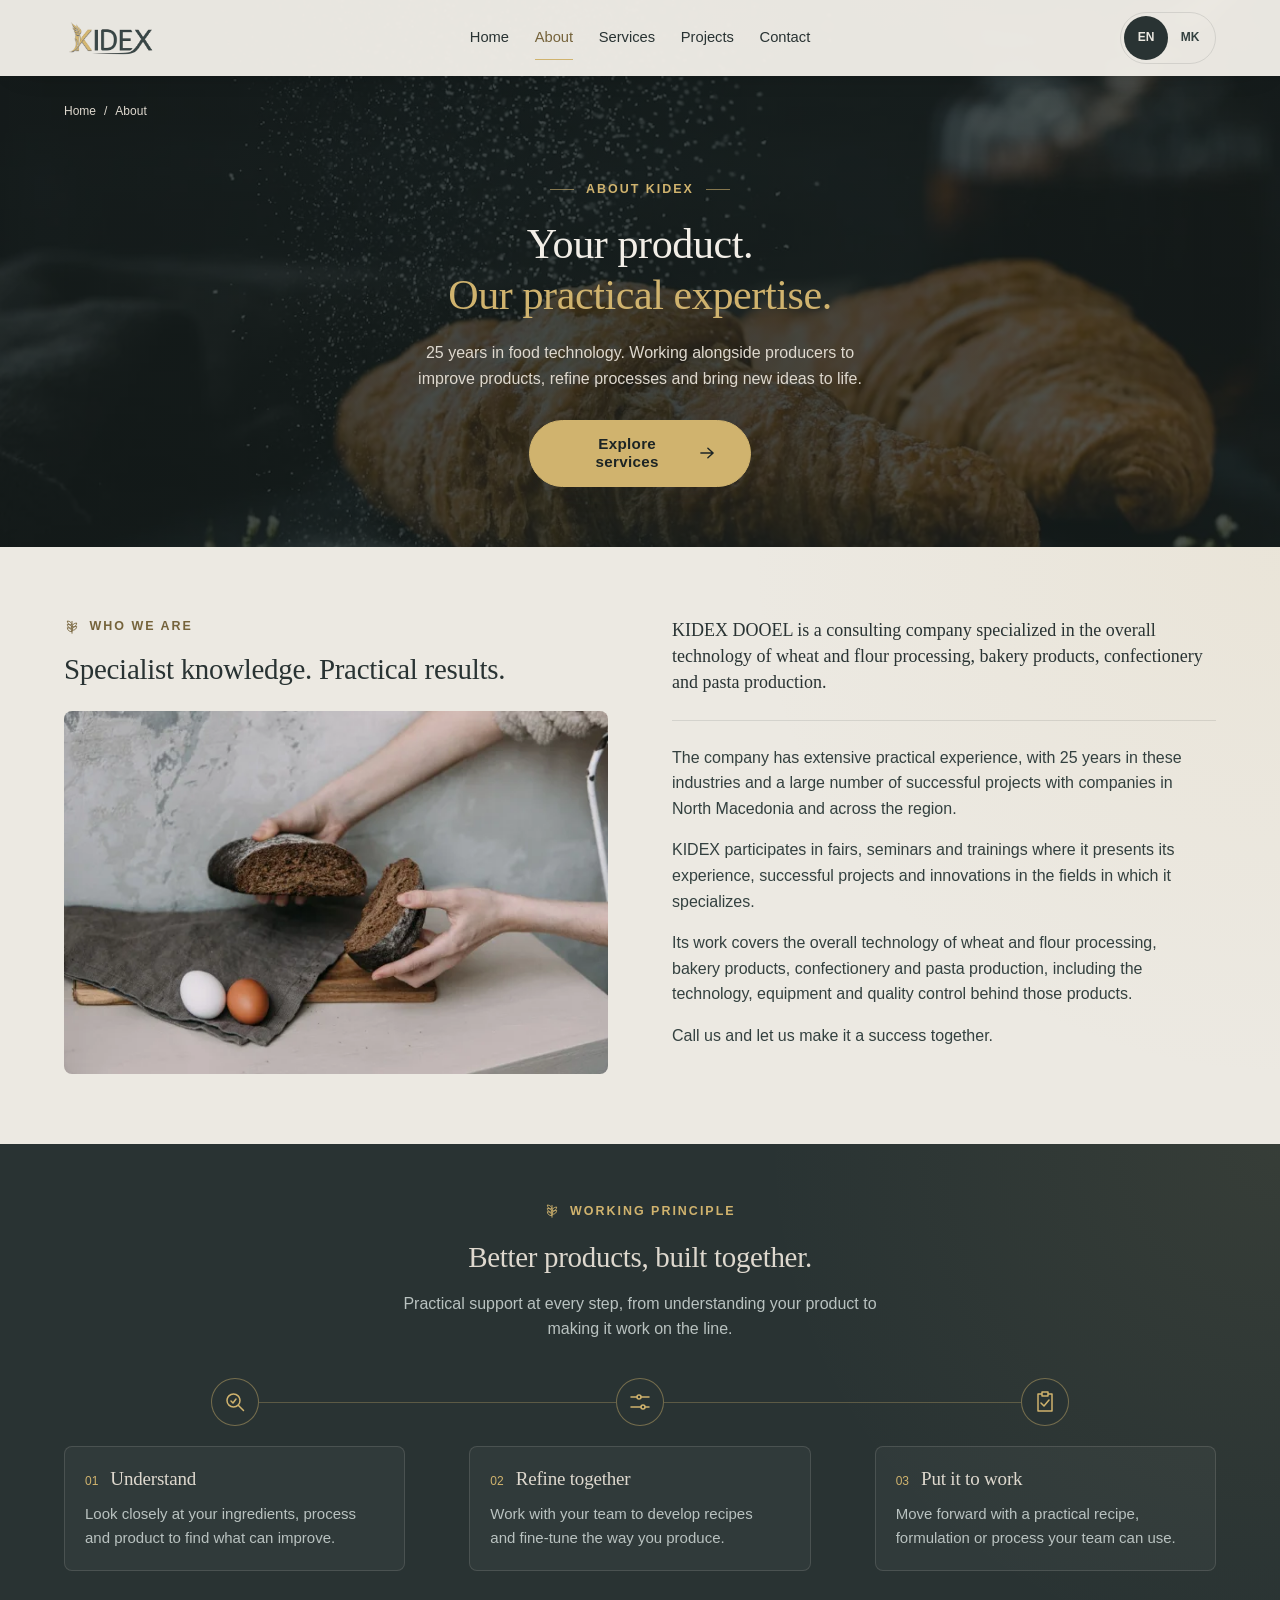
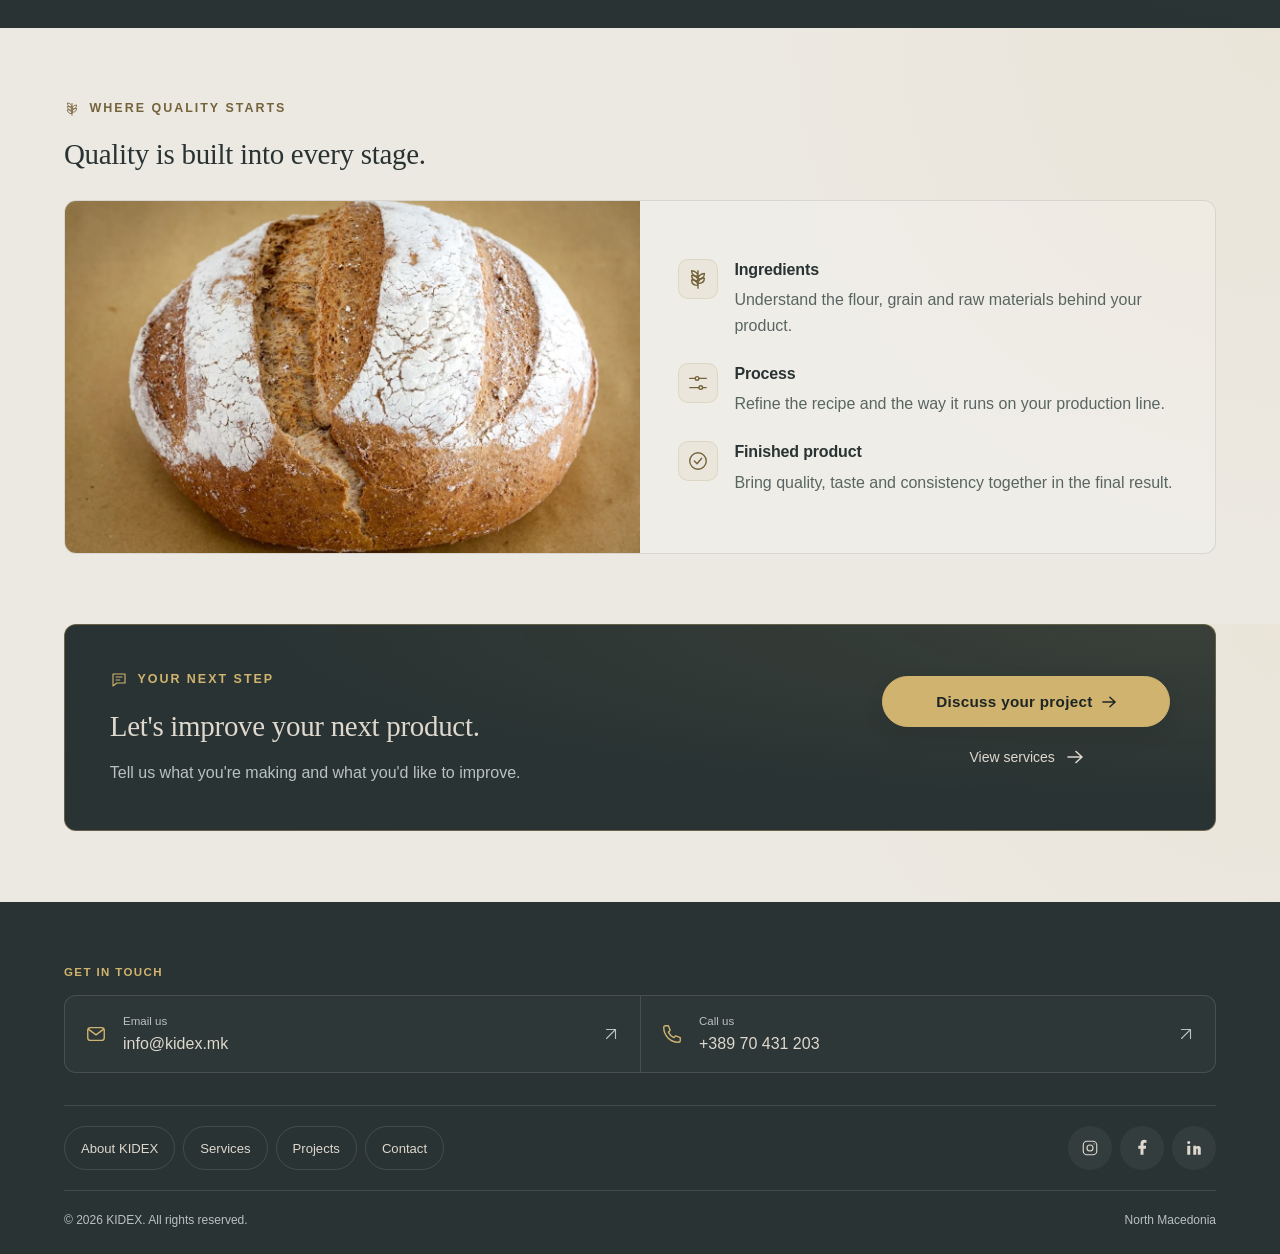
<file: about.html>
<!DOCTYPE html>
<!-- Maintenance: edit root HTML and translations/mk.json; tools/build.py regenerates mk/.
Shared styles and browser behavior live in css/style.css and js/script.js. -->
<html lang="en"><head>
    <!-- Document metadata: encoding, viewport, search snippets and social previews. -->
    <meta charset="utf-8">
    <meta content="width=device-width, initial-scale=1.0" name="viewport">
    <title>About - KIDEX | Innovation, Consulting &amp; Solutions</title>
    <meta content="KIDEX DOOEL provides consulting services across wheat and flour processing, bakery products, confectionery and pasta technology, with 25 years of practical experience." name="description">
    <meta content="#293333" name="theme-color">
    <meta content="website" property="og:type">
    <meta content="KIDEX" property="og:site_name">
    <meta content="About KIDEX" property="og:title">
    <meta content="An innovation and consulting partner for bread and flour producers." property="og:description">
    <meta content="https://kidex.mk/images/kidex-logo-horizontal.png" property="og:image">
    <meta content="https://kidex.mk/about.html" property="og:url">
    <link href="favicon/favicon-32.png" rel="icon" sizes="32x32" type="image/png">
    <link href="favicon/favicon-16.png" rel="icon" sizes="16x16" type="image/png">
    <link href="favicon/favicon-180.png" rel="apple-touch-icon" sizes="180x180">
    <link href="favicon/favicon-192.png" rel="icon" sizes="192x192" type="image/png">
    <link href="https://fonts.googleapis.com" rel="preconnect">
    <link crossorigin="" href="https://fonts.gstatic.com" rel="preconnect">
    <link href="css/style.css?v=43" rel="stylesheet">
    <!-- No-JavaScript fallback keeps navigation visible and offers direct contact links. -->
    <noscript><style>.hamburger { display:none !important; } .main-nav { display:flex !important; flex-wrap:wrap; gap:.8rem; } .site-header .container { display:flex; flex-wrap:wrap; padding-block:.75rem; } .main-nav { order:3; width:100%; justify-content:center; } #contact-form .form-field, #contact-form button, #contact-form .form-intro { display:none; } .hero, .page-hero { padding-top:11rem; }</style></noscript><link href="https://kidex.mk/about.html" rel="canonical"><link href="https://kidex.mk/about.html" hreflang="en" rel="alternate"><link href="https://kidex.mk/mk/about.html" hreflang="mk" rel="alternate"><link href="https://kidex.mk/about.html" hreflang="x-default" rel="alternate"><meta content="en_GB" property="og:locale"><meta content="mk_MK" property="og:locale:alternate"></head>
  <body class="page-about"><a class="skip-link" href="#main">Skip to content</a>
    <!-- Reusable SVG symbols: use href="#icon-name" references these local, decorative icons. -->
    <svg aria-hidden="true" height="0" style="position:absolute" width="0">
      <symbol id="icon-sprig" viewBox="0 0 24 24"><path d="M12 22V3m0 6C7 9 5 6 5 3c4 0 7 3 7 6Zm0 5c-5 0-7-3-7-6 4 0 7 3 7 6Zm0 5c-5 0-7-3-7-6 4 0 7 3 7 6Zm0-7c5 0 7-3 7-6-4 0-7 3-7 6Zm0 5c5 0 7-3 7-6-4 0-7 3-7 6Z" fill="none" stroke="currentColor" stroke-linejoin="round" stroke-width="1.3"></path></symbol>
      <symbol id="icon-arrow" viewBox="0 0 16 16">
        <path d="M1 8h13.5M9 2.5 15 8l-6 5.5" fill="none" stroke-linecap="round" stroke-linejoin="round" stroke-width="1.6"></path>
      </symbol>
    </svg>
    <!-- Shared fixed header. JS adds nav-ready only after mobile controls are wired. -->
    <header class="site-header" id="site-header">
      <div class="container">
        <button aria-controls="mobile-panel" aria-expanded="false" aria-label="Open menu" class="hamburger" type="button">
          <span></span><span></span><span></span>
        </button>
        <a aria-label="KIDEX home" class="brand" href="index.html">
          <img alt="KIDEX - Innovation, Consulting, Solutions" height="210" src="images/kidex-logo-nav.png" width="560">
        </a>
        <nav aria-label="Primary" class="main-nav">
          <a href="index.html">Home</a>
          <a aria-current="page" href="about.html">About</a>
          <a href="services.html">Services</a>
          <a href="projects.html">Projects</a>
            <a href="contact.html">Contact</a>
        </nav>
        <div class="nav-actions">
          <!-- Real language links work without JS; enhancement adds the compact mobile dropdown. -->
          <nav aria-label="Language" class="language-switch"><button class="language-toggle" type="button" aria-expanded="false" aria-controls="language-options" aria-label="Choose language" hidden><span data-language-current></span><svg aria-hidden="true" focusable="false" width="12" height="12" viewBox="0 0 16 16"><path d="m4 6 4 4 4-4" fill="none" stroke="currentColor" stroke-width="1.5" stroke-linecap="round" stroke-linejoin="round"></path></svg></button><div class="language-options" id="language-options"><a aria-current="true" aria-label="English" href="about.html" hreflang="en" lang="en"><svg class="language-flag" aria-hidden="true" focusable="false" viewBox="0 0 60 30"><path fill="#243b73" d="M0 0h60v30H0z"></path><path d="m0 0 60 30M60 0 0 30" stroke="#fff" stroke-width="6"></path><path fill="#c63545" d="M0 0h4l26 13v2ZM60 0v2L34 15h-4ZM60 30h-4L30 17v-2ZM0 30v-2l26-13h4Z"></path><path d="M30 0v30M0 15h60" stroke="#fff" stroke-width="10"></path><path d="M30 0v30M0 15h60" stroke="#c63545" stroke-width="6"></path></svg><span class="language-code">EN</span></a><a aria-label="Македонски" href="mk/about.html" hreflang="mk" lang="mk"><svg class="language-flag" aria-hidden="true" focusable="false" viewBox="0 0 60 30"><path fill="#ce2028" d="M0 0h60v30H0z"></path><path fill="#ffdf00" d="M24 0h12L30 15ZM54 0h6v6L30 15ZM60 11v8L30 15ZM60 24v6h-6L30 15ZM36 30H24l6-15ZM6 30H0v-6l30-9ZM0 19v-8l30 4ZM0 6V0h6l24 15Z"></path><circle cx="30" cy="15" r="6" fill="#ffdf00" stroke="#ce2028" stroke-width="1.5"></circle></svg><span class="language-code">MK</span></a>
          </div></nav>
          <a class="btn btn-primary desktop-only" href="contact.html">Start a conversation <svg aria-hidden="true" focusable="false"><use href="#icon-arrow"></use></svg></a>

        </div>
      </div>
    </header>
    <!-- Closed drawer is inert: hidden links cannot receive keyboard focus. -->
    <div class="mobile-panel" id="mobile-panel" inert="">
      <nav aria-label="Mobile">
        <a href="index.html">Home</a>
        <a aria-current="page" href="about.html">About</a>
        <a href="services.html">Services</a>
        <a href="projects.html">Projects</a>
            <a href="contact.html">Contact</a>
      </nav>
      <a class="btn btn-outline" href="contact.html">Start a conversation <svg aria-hidden="true" focusable="false"><use href="#icon-arrow"></use></svg></a>
    </div>
    <!-- Main content is the skip-link target; its tabindex supports programmatic focus. -->
    <main id="main" tabindex="-1">
      <!-- Section: Your product. Our practical expertise. -->
      <section class="page-hero about-hero" aria-labelledby="about-hero-title">
        <img class="about-hero-photo" src="images/flour-detail.webp" alt="" aria-hidden="true" width="1200" height="960" fetchpriority="high" decoding="async">
        <div class="container">
          <nav aria-label="Breadcrumb" class="breadcrumb"><a href="index.html">Home</a><span aria-hidden="true">/</span><span aria-current="page">About</span></nav>
          <div class="about-hero-copy">
            <span class="eyebrow">About KIDEX</span>
            <h1 id="about-hero-title">Your product. <em>Our practical expertise.</em></h1>
            <p>25 years in food technology. Working alongside producers to improve products, refine processes and bring new ideas to life.</p>
            <a class="btn btn-primary about-hero-link" href="services.html"><span>Explore services</span><svg aria-hidden="true" focusable="false" width="16" height="16"><use href="#icon-arrow"></use></svg></a>
          </div>
        </div>
      </section>
      <!-- Section: Specialist knowledge. Practical results. -->
      <section class="on-light">
        <div class="container about-grid">
          <div class="about-intro reveal">
            <span class="eyebrow"><svg aria-hidden="true" class="sprig" focusable="false"><use href="#icon-sprig"></use></svg>Who we are</span>
            <h2>Specialist knowledge. Practical results.</h2>
            <figure class="about-photo"><img src="images/bread-evaluation.webp" srcset="images/bread-evaluation-600.webp 600w, images/bread-evaluation.webp 1200w" sizes="(max-width: 860px) 90vw, (max-width: 1280px) 42vw, 544px" alt="Hands holding two halves of a loaf to reveal its crumb" width="1200" height="800" loading="lazy" decoding="async"></figure>
          </div>
          <div class="about-copy reveal">
            <p class="lead">KIDEX DOOEL is a consulting company specialized in the overall technology of wheat and flour processing, bakery products, confectionery and pasta production.</p>
            <div class="about-divider">
            </div>
            <p>The company has extensive practical experience, with 25 years in these industries and a large number of successful projects with companies in North Macedonia and across the region.</p>
            <p>KIDEX participates in fairs, seminars and trainings where it presents its experience, successful projects and innovations in the fields in which it specializes.</p>
            <p>Its work covers the overall technology of wheat and flour processing, bakery products, confectionery and pasta production, including the technology, equipment and quality control behind those products.</p>
            <p>Call us and let us make it a success together.</p>
          </div>
        </div>
      </section>
      <!-- Section: Better products, built together. -->
      <section class="engagement principle-section on-dark" aria-labelledby="principle-title">
        <div class="container">
          <div class="principle-heading reveal">
            <span class="eyebrow"><svg aria-hidden="true" class="sprig" focusable="false"><use href="#icon-sprig"></use></svg>Working principle</span>
            <h2 id="principle-title">Better products, built together.</h2>
            <p>Practical support at every step, from understanding your product to making it work on the line.</p>
          </div>
          <ol class="engagement-steps reveal" role="list">
            <li class="engagement-step">
              <div class="engagement-marker" aria-hidden="true"><svg width="24" height="24" viewBox="0 0 24 24" focusable="false"><circle cx="10.5" cy="10.5" r="6.5"></circle><path d="m15.5 15.5 5 5M8 11l2 2 3-4"></path></svg></div>
              <div class="engagement-copy">
                <div class="engagement-step-heading"><span class="engagement-number" aria-hidden="true">01</span><h3>Understand</h3></div>
                <p>Look closely at your ingredients, process and product to find what can improve.</p>
              </div>
            </li>
            <li class="engagement-step">
              <div class="engagement-marker" aria-hidden="true"><svg width="24" height="24" viewBox="0 0 24 24" focusable="false"><path d="M3 7h6m4 0h8M3 17h10m4 0h4"></path><circle cx="11" cy="7" r="2"></circle><circle cx="15" cy="17" r="2"></circle></svg></div>
              <div class="engagement-copy">
                <div class="engagement-step-heading"><span class="engagement-number" aria-hidden="true">02</span><h3>Refine together</h3></div>
                <p>Work with your team to develop recipes and fine-tune the way you produce.</p>
              </div>
            </li>
            <li class="engagement-step">
              <div class="engagement-marker" aria-hidden="true"><svg width="24" height="24" viewBox="0 0 24 24" focusable="false"><path d="M9 4H5v17h14V4h-4M9 2h6v4H9ZM8 13l3 3 5-6"></path></svg></div>
              <div class="engagement-copy">
                <div class="engagement-step-heading"><span class="engagement-number" aria-hidden="true">03</span><h3>Put it to work</h3></div>
                <p>Move forward with a practical recipe, formulation or process your team can use.</p>
              </div>
            </li>
          </ol>
        </div>
      </section>
      <!-- Section: Quality is built into every stage. -->
      <section class="quality-section on-light" aria-labelledby="quality-title">
        <div class="container">
          <div class="quality-heading reveal">
            <span class="eyebrow"><svg aria-hidden="true" class="sprig" focusable="false"><use href="#icon-sprig"></use></svg>Where quality starts</span>
            <h2 id="quality-title">Quality is built into every stage.</h2>
          </div>
          <div class="quality-panel reveal">
            <figure class="quality-photo"><img src="images/bread-making.webp" alt="Rustic sourdough loaf dusted with flour" width="1200" height="800" loading="lazy" decoding="async"></figure>
            <ul class="quality-points" role="list">
              <li><svg class="quality-icon" aria-hidden="true" focusable="false" viewBox="0 0 24 24"><path d="M12 22V3m0 6C7 9 5 6 5 3c4 0 7 3 7 6Zm0 5c-5 0-7-3-7-6 4 0 7 3 7 6Zm0 5c-5 0-7-3-7-6 4 0 7 3 7 6Zm0-7c5 0 7-3 7-6-4 0-7 3-7 6Zm0 5c5 0 7-3 7-6-4 0-7 3-7 6Z"></path></svg><div><h3>Ingredients</h3><p>Understand the flour, grain and raw materials behind your product.</p></div></li>
              <li><svg class="quality-icon" aria-hidden="true" focusable="false" viewBox="0 0 24 24"><path d="M3 7h6m4 0h8M3 17h10m4 0h4"></path><circle cx="11" cy="7" r="2"></circle><circle cx="15" cy="17" r="2"></circle></svg><div><h3>Process</h3><p>Refine the recipe and the way it runs on your production line.</p></div></li>
              <li><svg class="quality-icon" aria-hidden="true" focusable="false" viewBox="0 0 24 24"><circle cx="12" cy="12" r="9"></circle><path d="m8 12 3 3 5-6"></path></svg><div><h3>Finished product</h3><p>Bring quality, taste and consistency together in the final result.</p></div></li>
            </ul>
          </div>
        </div>
      </section>
      <!-- Section: Let's improve your next product. -->
      <section class="about-invitation on-light" aria-labelledby="invitation-title">
        <div class="container">
          <div class="invitation-panel reveal">
            <div class="invitation-copy">
              <span class="eyebrow"><svg aria-hidden="true" focusable="false" viewBox="0 0 24 24"><path d="M4 4h16v12H9l-5 4V4ZM8 8h8M8 12h5" fill="none" stroke="currentColor" stroke-width="1.5" stroke-linecap="round" stroke-linejoin="round"></path></svg>Your next step</span>
              <h2 id="invitation-title">Let's improve your next product.</h2>
              <p>Tell us what you're making and what you'd like to improve.</p>
            </div>
            <div class="invitation-actions">
              <a class="btn btn-primary" href="contact.html"><span>Discuss your project</span> <svg aria-hidden="true" focusable="false"><use href="#icon-arrow"></use></svg></a>
              <a class="invitation-secondary" href="services.html"><span>View services</span> <svg aria-hidden="true" focusable="false" width="16" height="16"><use href="#icon-arrow"></use></svg></a>
            </div>
          </div>
        </div>
      </section>
    </main>
    <!-- Shared footer: contact actions, navigation and social links; intentionally no logo. -->
    <footer class="site-footer">
      <div class="container">
        <div class="footer-main">
          <div class="footer-contact">
            <h2>Get in touch</h2>
            <!-- Email/telephone anchors open the visitor's own application. -->
            <div class="footer-contact-card">
              <a class="footer-contact-link" href="mailto:info@kidex.mk">
                <span class="footer-contact-icon"><svg aria-hidden="true" focusable="false" viewBox="0 0 24 24" fill="none" stroke="currentColor" stroke-width="1.5" stroke-linecap="round" stroke-linejoin="round"><rect x="3" y="5" width="18" height="14" rx="3"/><path d="m4 7 8 6 8-6"/></svg></span>
                <span class="footer-contact-copy"><span class="footer-contact-label">Email us</span><span class="footer-contact-value">info@kidex.mk</span></span>
                <span class="footer-contact-arrow"><svg aria-hidden="true" focusable="false" viewBox="0 0 24 24" fill="none" stroke="currentColor" stroke-width="1.5" stroke-linecap="round" stroke-linejoin="round"><path d="M6 18 18 6M6 6h12v12"/></svg></span>
              </a>
              <a class="footer-contact-link" href="tel:+38970431203">
                <span class="footer-contact-icon"><svg aria-hidden="true" focusable="false" viewBox="0 0 24 24" fill="none" stroke="currentColor" stroke-width="1.5" stroke-linecap="round" stroke-linejoin="round"><path d="M8 3H5a2 2 0 0 0-2 2c0 8.8 7.2 16 16 16a2 2 0 0 0 2-2v-3l-5-2-2 2a13 13 0 0 1-6-6l2-2-2-5Z"/></svg></span>
                <span class="footer-contact-copy"><span class="footer-contact-label">Call us</span><span class="footer-contact-value">+389 70 431 203</span></span>
                <span class="footer-contact-arrow"><svg aria-hidden="true" focusable="false" viewBox="0 0 24 24" fill="none" stroke="currentColor" stroke-width="1.5" stroke-linecap="round" stroke-linejoin="round"><path d="M6 18 18 6M6 6h12v12"/></svg></span>
              </a>
            </div>
          </div>
        </div>
        <div class="footer-utility">
          <nav class="footer-nav" aria-label="Footer navigation">
            <a href="about.html">About KIDEX</a>
            <a href="services.html">Services</a>
            <a href="projects.html">Projects</a>
            <a href="contact.html">Contact</a>
          </nav>
          <!-- External social links use noopener when opening a new tab. -->
          <nav class="footer-social" aria-label="Social media">
            <a href="https://www.instagram.com/kidex.mk/" target="_blank" rel="noopener" aria-label="Instagram" title="Instagram"><svg aria-hidden="true" focusable="false" viewBox="0 0 24 24" fill="none" stroke="currentColor" stroke-width="1.5" stroke-linecap="round" stroke-linejoin="round"><rect x="3" y="3" width="18" height="18" rx="5"/><circle cx="12" cy="12" r="4"/><circle cx="17.5" cy="6.5" r=".8" fill="currentColor" stroke="none"/></svg></a>
            <a href="https://www.facebook.com/profile.php?id=100089504146564" target="_blank" rel="noopener" aria-label="Facebook" title="Facebook"><svg aria-hidden="true" focusable="false" viewBox="0 0 24 24" fill="none" stroke="currentColor" stroke-width="1.5" stroke-linecap="round" stroke-linejoin="round"><path d="M14 21v-8h3l.5-4H14V7c0-1.2.4-2 2-2h2V1.5A24 24 0 0 0 15 1c-3 0-5 1.9-5 5.4V9H7v4h3v8Z" fill="currentColor" stroke="none"/></svg></a>
            <a href="https://www.linkedin.com/in/toni-acoski-96036b47/" target="_blank" rel="noopener" aria-label="LinkedIn" title="LinkedIn"><svg aria-hidden="true" focusable="false" viewBox="0 0 24 24" fill="none" stroke="currentColor" stroke-width="1.5" stroke-linecap="round" stroke-linejoin="round"><rect x="3" y="9" width="4" height="12" rx=".5" fill="currentColor" stroke="none"/><circle cx="5" cy="4.5" r="2" fill="currentColor" stroke="none"/><path d="M11 21V9h4v1.5c1-1.5 5-2.5 6 1.5v9h-4v-7c0-2-2-2-2 0v7Z" fill="currentColor" stroke="none"/></svg></a>
          </nav>
        </div>
        <div class="footer-bottom">
          <span>© <span data-year="">2026</span> KIDEX. All rights reserved.</span>
          <span class="made">North Macedonia</span>
        </div>
      </div>
    </footer>
    <!-- Loaded after markup: shared JS can query components without a DOM-ready listener. -->
    <script src="js/script.js?v=10"></script>


</body></html>
</file>
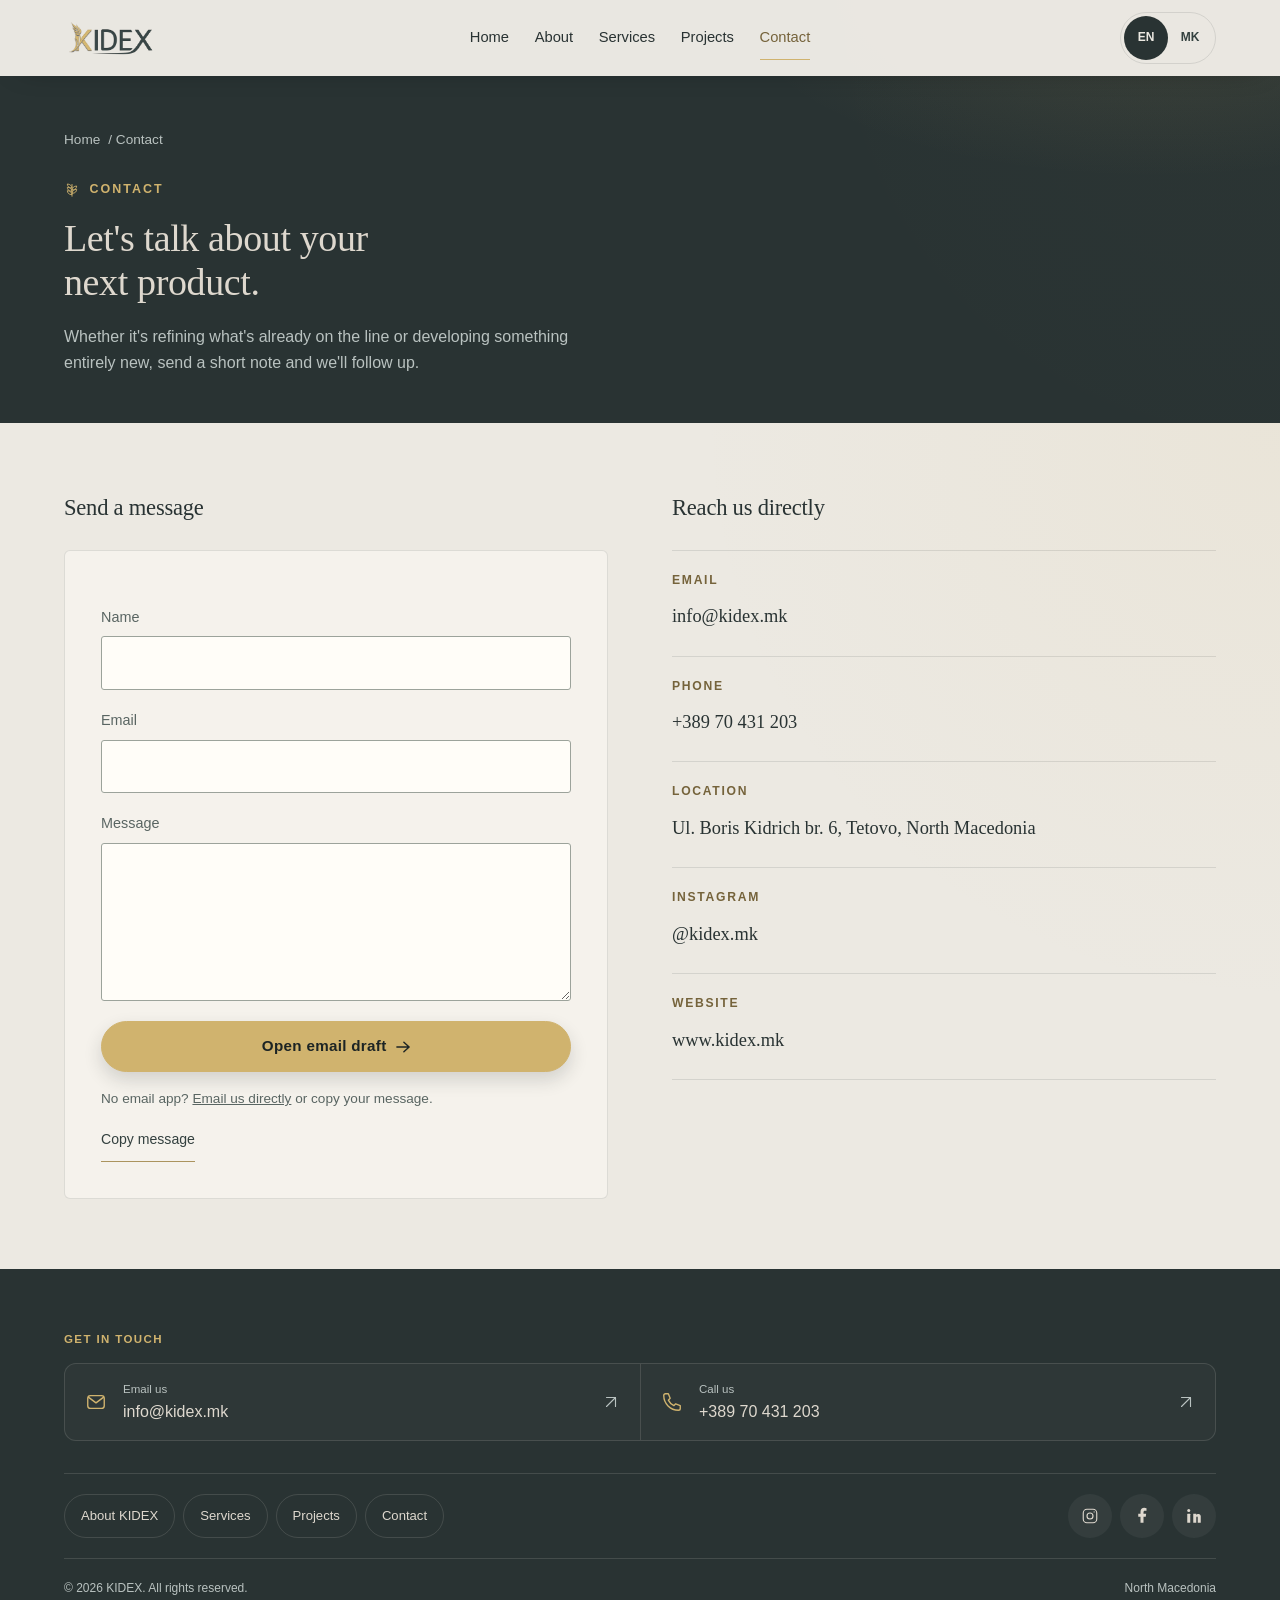
<file: contact.html>
<!DOCTYPE html>
<!-- Maintenance: edit root HTML and translations/mk.json; tools/build.py regenerates mk/.
Shared styles and browser behavior live in css/style.css and js/script.js. -->
<html lang="en"><head>
    <!-- Document metadata: encoding, viewport, search snippets and social previews. -->
    <meta charset="utf-8">
    <meta content="width=device-width, initial-scale=1.0" name="viewport">
    <title>Contact - KIDEX | Innovation, Consulting &amp; Solutions</title>
    <meta content="Get in touch with KIDEX about bread &amp; flour product optimization or new product development." name="description">
    <meta content="#293333" name="theme-color">
    <meta content="website" property="og:type">
    <meta content="KIDEX" property="og:site_name">
    <meta content="Contact - KIDEX" property="og:title">
    <meta content="Get in touch with KIDEX." property="og:description">
    <meta content="https://kidex.mk/images/kidex-logo-horizontal.png" property="og:image">
    <meta content="https://kidex.mk/contact.html" property="og:url">
    <link href="favicon/favicon-32.png" rel="icon" sizes="32x32" type="image/png">
    <link href="favicon/favicon-16.png" rel="icon" sizes="16x16" type="image/png">
    <link href="favicon/favicon-180.png" rel="apple-touch-icon" sizes="180x180">
    <link href="favicon/favicon-192.png" rel="icon" sizes="192x192" type="image/png">
    <link href="https://fonts.googleapis.com" rel="preconnect">
    <link crossorigin="" href="https://fonts.gstatic.com" rel="preconnect">
    <link href="css/style.css?v=43" rel="stylesheet">
    <!-- No-JavaScript fallback keeps navigation visible and offers direct contact links. -->
    <noscript><style>.hamburger { display:none !important; } .main-nav { display:flex !important; flex-wrap:wrap; gap:.8rem; } .site-header .container { display:flex; flex-wrap:wrap; padding-block:.75rem; } .main-nav { order:3; width:100%; justify-content:center; } #contact-form .form-field, #contact-form button, #contact-form .form-intro { display:none; } .hero, .page-hero { padding-top:11rem; }</style></noscript><link href="https://kidex.mk/contact.html" rel="canonical"><link href="https://kidex.mk/contact.html" hreflang="en" rel="alternate"><link href="https://kidex.mk/mk/contact.html" hreflang="mk" rel="alternate"><link href="https://kidex.mk/contact.html" hreflang="x-default" rel="alternate"><meta content="en_GB" property="og:locale"><meta content="mk_MK" property="og:locale:alternate"></head>
  <body class="page-contact"><a class="skip-link" href="#main">Skip to content</a>
    <!-- Reusable SVG symbols: use href="#icon-name" references these local, decorative icons. -->
    <svg aria-hidden="true" height="0" style="position:absolute" width="0">
      <symbol id="icon-sprig" viewBox="0 0 24 24"><path d="M12 22V3m0 6C7 9 5 6 5 3c4 0 7 3 7 6Zm0 5c-5 0-7-3-7-6 4 0 7 3 7 6Zm0 5c-5 0-7-3-7-6 4 0 7 3 7 6Zm0-7c5 0 7-3 7-6-4 0-7 3-7 6Zm0 5c5 0 7-3 7-6-4 0-7 3-7 6Z" fill="none" stroke="currentColor" stroke-linejoin="round" stroke-width="1.3"></path></symbol>
      <symbol id="icon-arrow" viewBox="0 0 16 16">
        <path d="M1 8h13.5M9 2.5 15 8l-6 5.5" fill="none" stroke-linecap="round" stroke-linejoin="round" stroke-width="1.6"></path>
      </symbol>
      <symbol id="icon-instagram" viewBox="0 0 24 24">
        <rect fill="none" height="18" rx="5" stroke-width="1.6" width="18" x="3" y="3"></rect>
        <circle cx="12" cy="12" fill="none" r="4.2" stroke-width="1.6"></circle>
        <circle cx="17.4" cy="6.6" fill="currentColor" r="1.1" stroke="none"></circle>
      </symbol>
    </svg>
    <!-- Shared fixed header. JS adds nav-ready only after mobile controls are wired. -->
    <header class="site-header" id="site-header">
      <div class="container">
        <button aria-controls="mobile-panel" aria-expanded="false" aria-label="Open menu" class="hamburger" type="button">
          <span></span><span></span><span></span>
        </button>
        <a aria-label="KIDEX home" class="brand" href="index.html">
          <img alt="KIDEX - Innovation, Consulting, Solutions" height="210" src="images/kidex-logo-nav.png" width="560">
        </a>
        <nav aria-label="Primary" class="main-nav">
          <a href="index.html">Home</a>
          <a href="about.html">About</a>
          <a href="services.html">Services</a>
          <a href="projects.html">Projects</a>
            <a aria-current="page" href="contact.html">Contact</a>
        </nav>
        <div class="nav-actions">
          <!-- Real language links work without JS; enhancement adds the compact mobile dropdown. -->
          <nav aria-label="Language" class="language-switch"><button class="language-toggle" type="button" aria-expanded="false" aria-controls="language-options" aria-label="Choose language" hidden><span data-language-current></span><svg aria-hidden="true" focusable="false" width="12" height="12" viewBox="0 0 16 16"><path d="m4 6 4 4 4-4" fill="none" stroke="currentColor" stroke-width="1.5" stroke-linecap="round" stroke-linejoin="round"></path></svg></button><div class="language-options" id="language-options"><a aria-current="true" aria-label="English" href="contact.html" hreflang="en" lang="en"><svg class="language-flag" aria-hidden="true" focusable="false" viewBox="0 0 60 30"><path fill="#243b73" d="M0 0h60v30H0z"></path><path d="m0 0 60 30M60 0 0 30" stroke="#fff" stroke-width="6"></path><path fill="#c63545" d="M0 0h4l26 13v2ZM60 0v2L34 15h-4ZM60 30h-4L30 17v-2ZM0 30v-2l26-13h4Z"></path><path d="M30 0v30M0 15h60" stroke="#fff" stroke-width="10"></path><path d="M30 0v30M0 15h60" stroke="#c63545" stroke-width="6"></path></svg><span class="language-code">EN</span></a><a aria-label="Македонски" href="mk/contact.html" hreflang="mk" lang="mk"><svg class="language-flag" aria-hidden="true" focusable="false" viewBox="0 0 60 30"><path fill="#ce2028" d="M0 0h60v30H0z"></path><path fill="#ffdf00" d="M24 0h12L30 15ZM54 0h6v6L30 15ZM60 11v8L30 15ZM60 24v6h-6L30 15ZM36 30H24l6-15ZM6 30H0v-6l30-9ZM0 19v-8l30 4ZM0 6V0h6l24 15Z"></path><circle cx="30" cy="15" r="6" fill="#ffdf00" stroke="#ce2028" stroke-width="1.5"></circle></svg><span class="language-code">MK</span></a>
          </div></nav>
          <a class="btn btn-primary desktop-only" href="contact.html">Start a conversation <svg aria-hidden="true" focusable="false"><use href="#icon-arrow"></use></svg></a>

        </div>
      </div>
    </header>
    <!-- Closed drawer is inert: hidden links cannot receive keyboard focus. -->
    <div class="mobile-panel" id="mobile-panel" inert="">
      <nav aria-label="Mobile">
        <a href="index.html">Home</a>
        <a href="about.html">About</a>
        <a href="services.html">Services</a>
        <a href="projects.html">Projects</a>
            <a aria-current="page" href="contact.html">Contact</a>
      </nav>
      <a class="btn btn-outline" href="contact.html">Start a conversation <svg aria-hidden="true" focusable="false"><use href="#icon-arrow"></use></svg></a>
    </div>
    <!-- Main content is the skip-link target; its tabindex supports programmatic focus. -->
    <main id="main" tabindex="-1">
      <!-- Section: Let's talk about your next product. -->
      <section class="page-hero">
        <div class="container">
          <nav aria-label="Breadcrumb" class="breadcrumb"><a href="index.html">Home</a> / Contact</nav>
          <span class="eyebrow"><svg aria-hidden="true" class="sprig" focusable="false"><use href="#icon-sprig"></use></svg>Contact</span>
          <h1>Let's talk about your next product.</h1>
          <p>Whether it's refining what's already on the line or developing something entirely new, send a short note and we'll follow up.</p>

        </div>
      </section>
      <!-- Section: Send a message -->
      <section class="on-light">
        <div class="container contact-grid">
          <div class="reveal contact-message">
            <h2 class="contact-heading"><svg aria-hidden="true" class="sprig" focusable="false"><use href="#icon-sprig"></use></svg>Send a message</h2>
            <!-- Draft helper only: native validation + JS create a mailto draft, never send email. -->
            <form aria-describedby="email-note" id="contact-form">
              <p class="form-intro" id="email-note"></p>
              <div class="form-field">
                <label for="cf-name">Name</label>
                <input autocomplete="name" id="cf-name" maxlength="100" name="name" required="" type="text">
              </div>
              <div class="form-field">
                <label for="cf-email">Email</label>
                <input autocomplete="email" id="cf-email" maxlength="254" name="email" required="" type="email">
              </div>
              <div class="form-field">
                <label for="cf-message">Message</label>
                <textarea id="cf-message" maxlength="1500" name="message" required="" rows="5"></textarea>
              </div>
              <button class="btn btn-primary" type="submit">Open email draft <svg aria-hidden="true" focusable="false"><use href="#icon-arrow"></use></svg></button>
              <p class="form-note">No email app? <a href="mailto:info@kidex.mk">Email us directly</a> or copy your message.</p><button class="copy-message" type="button">Copy message</button>
              <!-- Accessible status region announces validation and clipboard results without stealing focus. -->
              <p aria-live="polite" class="form-status" role="status"></p>
              <noscript>
                <p class="form-note">Please email <a href="mailto:info@kidex.mk">info@kidex.mk</a> directly. The draft helper needs JavaScript.</p></noscript>
            </form>
          </div>
          <div class="reveal contact-details">
            <h2 class="contact-heading"><svg aria-hidden="true" class="sprig" focusable="false"><use href="#icon-sprig"></use></svg>Reach us directly</h2>
            <dl class="contact-list">
              <div>
                <dt>Email</dt>
                <dd><a href="mailto:info@kidex.mk">info@kidex.mk</a></dd>
              </div>
              <div>
                <dt>Phone</dt>
                <dd><a href="tel:+38970431203">+389 70 431 203</a></dd>
              </div>
              <div>
                <dt>Location</dt>
                <dd><a href="https://www.google.com/maps/search/?api=1&amp;query=Boris+Kidrich+6+Tetovo+North+Macedonia" rel="noopener" target="_blank">Ul. Boris Kidrich br. 6, Tetovo, North Macedonia</a></dd>
              </div>
              <div>
                <dt>Instagram</dt>
                <dd><a href="https://www.instagram.com/kidex.mk/" rel="noopener" target="_blank">@kidex.mk</a></dd>
              </div>
              <div>
                <dt>Website</dt>
                <dd><a href="https://www.kidex.mk" rel="noopener" target="_blank">www.kidex.mk</a></dd>
              </div>
            </dl>
          </div>
        </div>
      </section>
    </main>
    <!-- Shared footer: contact actions, navigation and social links; intentionally no logo. -->
    <footer class="site-footer">
      <div class="container">
        <div class="footer-main">
          <div class="footer-contact">
            <h2>Get in touch</h2>
            <!-- Email/telephone anchors open the visitor's own application. -->
            <div class="footer-contact-card">
              <a class="footer-contact-link" href="mailto:info@kidex.mk">
                <span class="footer-contact-icon"><svg aria-hidden="true" focusable="false" viewBox="0 0 24 24" fill="none" stroke="currentColor" stroke-width="1.5" stroke-linecap="round" stroke-linejoin="round"><rect x="3" y="5" width="18" height="14" rx="3"/><path d="m4 7 8 6 8-6"/></svg></span>
                <span class="footer-contact-copy"><span class="footer-contact-label">Email us</span><span class="footer-contact-value">info@kidex.mk</span></span>
                <span class="footer-contact-arrow"><svg aria-hidden="true" focusable="false" viewBox="0 0 24 24" fill="none" stroke="currentColor" stroke-width="1.5" stroke-linecap="round" stroke-linejoin="round"><path d="M6 18 18 6M6 6h12v12"/></svg></span>
              </a>
              <a class="footer-contact-link" href="tel:+38970431203">
                <span class="footer-contact-icon"><svg aria-hidden="true" focusable="false" viewBox="0 0 24 24" fill="none" stroke="currentColor" stroke-width="1.5" stroke-linecap="round" stroke-linejoin="round"><path d="M8 3H5a2 2 0 0 0-2 2c0 8.8 7.2 16 16 16a2 2 0 0 0 2-2v-3l-5-2-2 2a13 13 0 0 1-6-6l2-2-2-5Z"/></svg></span>
                <span class="footer-contact-copy"><span class="footer-contact-label">Call us</span><span class="footer-contact-value">+389 70 431 203</span></span>
                <span class="footer-contact-arrow"><svg aria-hidden="true" focusable="false" viewBox="0 0 24 24" fill="none" stroke="currentColor" stroke-width="1.5" stroke-linecap="round" stroke-linejoin="round"><path d="M6 18 18 6M6 6h12v12"/></svg></span>
              </a>
            </div>
          </div>
        </div>
        <div class="footer-utility">
          <nav class="footer-nav" aria-label="Footer navigation">
            <a href="about.html">About KIDEX</a>
            <a href="services.html">Services</a>
            <a href="projects.html">Projects</a>
            <a href="contact.html">Contact</a>
          </nav>
          <!-- External social links use noopener when opening a new tab. -->
          <nav class="footer-social" aria-label="Social media">
            <a href="https://www.instagram.com/kidex.mk/" target="_blank" rel="noopener" aria-label="Instagram" title="Instagram"><svg aria-hidden="true" focusable="false" viewBox="0 0 24 24" fill="none" stroke="currentColor" stroke-width="1.5" stroke-linecap="round" stroke-linejoin="round"><rect x="3" y="3" width="18" height="18" rx="5"/><circle cx="12" cy="12" r="4"/><circle cx="17.5" cy="6.5" r=".8" fill="currentColor" stroke="none"/></svg></a>
            <a href="https://www.facebook.com/profile.php?id=100089504146564" target="_blank" rel="noopener" aria-label="Facebook" title="Facebook"><svg aria-hidden="true" focusable="false" viewBox="0 0 24 24" fill="none" stroke="currentColor" stroke-width="1.5" stroke-linecap="round" stroke-linejoin="round"><path d="M14 21v-8h3l.5-4H14V7c0-1.2.4-2 2-2h2V1.5A24 24 0 0 0 15 1c-3 0-5 1.9-5 5.4V9H7v4h3v8Z" fill="currentColor" stroke="none"/></svg></a>
            <a href="https://www.linkedin.com/in/toni-acoski-96036b47/" target="_blank" rel="noopener" aria-label="LinkedIn" title="LinkedIn"><svg aria-hidden="true" focusable="false" viewBox="0 0 24 24" fill="none" stroke="currentColor" stroke-width="1.5" stroke-linecap="round" stroke-linejoin="round"><rect x="3" y="9" width="4" height="12" rx=".5" fill="currentColor" stroke="none"/><circle cx="5" cy="4.5" r="2" fill="currentColor" stroke="none"/><path d="M11 21V9h4v1.5c1-1.5 5-2.5 6 1.5v9h-4v-7c0-2-2-2-2 0v7Z" fill="currentColor" stroke="none"/></svg></a>
          </nav>
        </div>
        <div class="footer-bottom">
          <span>© <span data-year="">2026</span> KIDEX. All rights reserved.</span>
          <span class="made">North Macedonia</span>
        </div>
      </div>
    </footer>
    <!-- Loaded after markup: shared JS can query components without a DOM-ready listener. -->
    <script src="js/script.js?v=10"></script>


</body></html>
</file>
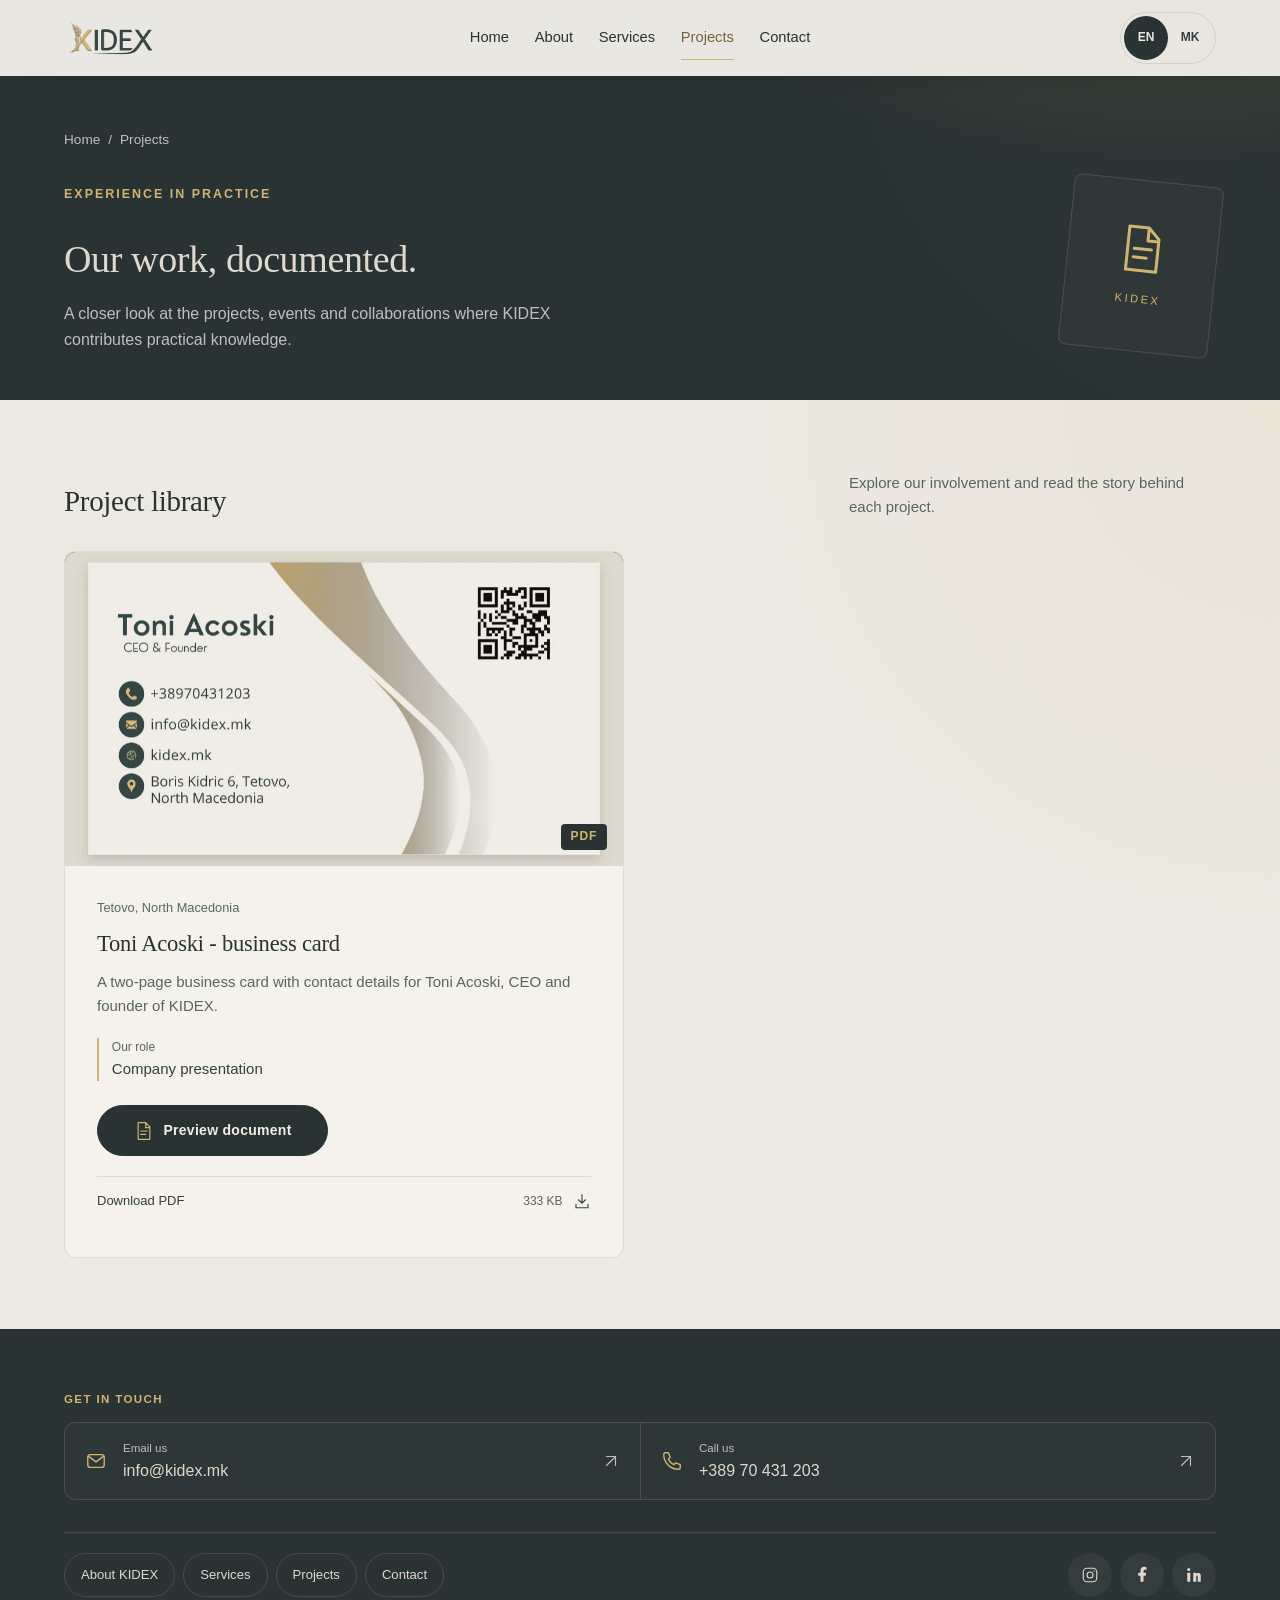
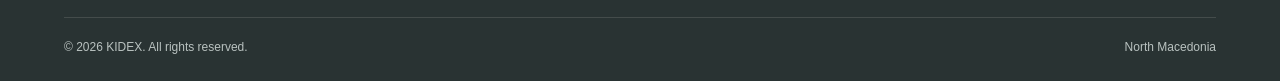
<file: projects.html>
<!DOCTYPE html>
<!-- Maintenance: edit root HTML and translations/mk.json; tools/build.py regenerates mk/.
Shared styles and browser behavior live in css/style.css and js/script.js. -->
<html lang="en"><head>
    <!-- Document metadata: encoding, viewport, search snippets and social previews. -->
    <meta charset="utf-8">
    <meta content="width=device-width, initial-scale=1.0" name="viewport">
    <title>Projects - KIDEX</title>
    <meta content="Explore projects supported by KIDEX, with project reports and presentations to preview and download." name="description">
    <meta content="#293333" name="theme-color">
    <meta content="website" property="og:type">
    <meta content="KIDEX" property="og:site_name">
    <meta content="Projects - KIDEX" property="og:title">
    <meta content="Explore projects supported by KIDEX, with project reports and presentations to preview and download." property="og:description">
    <meta content="https://kidex.mk/images/kidex-logo-horizontal.png" property="og:image">
    <meta content="https://kidex.mk/projects.html" property="og:url">
    <link href="favicon/favicon-32.png" rel="icon" sizes="32x32" type="image/png">
    <link href="favicon/favicon-16.png" rel="icon" sizes="16x16" type="image/png">
    <link href="favicon/favicon-180.png" rel="apple-touch-icon" sizes="180x180">
    <link href="favicon/favicon-192.png" rel="icon" sizes="192x192" type="image/png">
    <link href="https://fonts.googleapis.com" rel="preconnect">
    <link crossorigin="" href="https://fonts.gstatic.com" rel="preconnect">
    <link href="css/style.css?v=43" rel="stylesheet">
    <!-- No-JavaScript fallback keeps navigation visible and offers direct contact links. -->
    <noscript><style>.hamburger { display:none !important; } .main-nav { display:flex !important; flex-wrap:wrap; gap:.8rem; } .site-header .container { display:flex; flex-wrap:wrap; padding-block:.75rem; } .main-nav { order:3; width:100%; justify-content:center; } #contact-form .form-field, #contact-form button, #contact-form .form-intro { display:none; } .hero, .page-hero { padding-top:11rem; }</style></noscript><link href="https://kidex.mk/projects.html" rel="canonical"><link href="https://kidex.mk/projects.html" hreflang="en" rel="alternate"><link href="https://kidex.mk/mk/projects.html" hreflang="mk" rel="alternate"><link href="https://kidex.mk/projects.html" hreflang="x-default" rel="alternate"><meta content="en_GB" property="og:locale"><meta content="mk_MK" property="og:locale:alternate"></head>
  <body class="page-projects"><a class="skip-link" href="#main">Skip to content</a>
    <!-- Reusable SVG symbols: use href="#icon-name" references these local, decorative icons. -->
    <svg aria-hidden="true" height="0" style="position:absolute" width="0">
      <symbol id="icon-sprig" viewBox="0 0 24 24"><path d="M12 22V3m0 6C7 9 5 6 5 3c4 0 7 3 7 6Zm0 5c-5 0-7-3-7-6 4 0 7 3 7 6Zm0 5c-5 0-7-3-7-6 4 0 7 3 7 6Zm0-7c5 0 7-3 7-6-4 0-7 3-7 6Zm0 5c5 0 7-3 7-6-4 0-7 3-7 6Z" fill="none" stroke="currentColor" stroke-linejoin="round" stroke-width="1.3"></path></symbol>
      <symbol id="icon-arrow" viewBox="0 0 16 16">
        <path d="M1 8h13.5M9 2.5 15 8l-6 5.5" fill="none" stroke-linecap="round" stroke-linejoin="round" stroke-width="1.6"></path>
      </symbol>
      <symbol id="icon-instagram" viewBox="0 0 24 24">
        <rect fill="none" height="18" rx="5" stroke-width="1.6" width="18" x="3" y="3"></rect>
        <circle cx="12" cy="12" fill="none" r="4.2" stroke-width="1.6"></circle>
        <circle cx="17.4" cy="6.6" fill="currentColor" r="1.1" stroke="none"></circle>
      </symbol>
    </svg>
    <!-- Shared fixed header. JS adds nav-ready only after mobile controls are wired. -->
    <header class="site-header" id="site-header">
      <div class="container">
        <button aria-controls="mobile-panel" aria-expanded="false" aria-label="Open menu" class="hamburger" type="button">
          <span></span><span></span><span></span>
        </button>
        <a aria-label="KIDEX home" class="brand" href="index.html">
          <img alt="KIDEX - Innovation, Consulting, Solutions" height="210" src="images/kidex-logo-nav.png" width="560">
        </a>
        <nav aria-label="Primary" class="main-nav">
          <a href="index.html">Home</a>
          <a href="about.html">About</a>
          <a href="services.html">Services</a>
          <a aria-current="page" href="projects.html">Projects</a>
            <a href="contact.html">Contact</a>
        </nav>
        <div class="nav-actions">
          <!-- Real language links work without JS; enhancement adds the compact mobile dropdown. -->
          <nav aria-label="Language" class="language-switch"><button class="language-toggle" type="button" aria-expanded="false" aria-controls="language-options" aria-label="Choose language" hidden><span data-language-current></span><svg aria-hidden="true" focusable="false" width="12" height="12" viewBox="0 0 16 16"><path d="m4 6 4 4 4-4" fill="none" stroke="currentColor" stroke-width="1.5" stroke-linecap="round" stroke-linejoin="round"></path></svg></button><div class="language-options" id="language-options"><a aria-current="true" aria-label="English" href="projects.html" hreflang="en" lang="en"><svg class="language-flag" aria-hidden="true" focusable="false" viewBox="0 0 60 30"><path fill="#243b73" d="M0 0h60v30H0z"></path><path d="m0 0 60 30M60 0 0 30" stroke="#fff" stroke-width="6"></path><path fill="#c63545" d="M0 0h4l26 13v2ZM60 0v2L34 15h-4ZM60 30h-4L30 17v-2ZM0 30v-2l26-13h4Z"></path><path d="M30 0v30M0 15h60" stroke="#fff" stroke-width="10"></path><path d="M30 0v30M0 15h60" stroke="#c63545" stroke-width="6"></path></svg><span class="language-code">EN</span></a><a aria-label="Македонски" href="mk/projects.html" hreflang="mk" lang="mk"><svg class="language-flag" aria-hidden="true" focusable="false" viewBox="0 0 60 30"><path fill="#ce2028" d="M0 0h60v30H0z"></path><path fill="#ffdf00" d="M24 0h12L30 15ZM54 0h6v6L30 15ZM60 11v8L30 15ZM60 24v6h-6L30 15ZM36 30H24l6-15ZM6 30H0v-6l30-9ZM0 19v-8l30 4ZM0 6V0h6l24 15Z"></path><circle cx="30" cy="15" r="6" fill="#ffdf00" stroke="#ce2028" stroke-width="1.5"></circle></svg><span class="language-code">MK</span></a>
          </div></nav>
          <a class="btn btn-primary desktop-only" href="contact.html">Start a conversation <svg aria-hidden="true" focusable="false"><use href="#icon-arrow"></use></svg></a>

        </div>
      </div>
    </header>
    <!-- Closed drawer is inert: hidden links cannot receive keyboard focus. -->
    <div class="mobile-panel" id="mobile-panel" inert="">
      <nav aria-label="Mobile">
        <a href="index.html">Home</a>
        <a href="about.html">About</a>
        <a href="services.html">Services</a>
        <a aria-current="page" href="projects.html">Projects</a>
            <a href="contact.html">Contact</a>
      </nav>
      <a class="btn btn-outline" href="contact.html">Start a conversation <svg aria-hidden="true" focusable="false"><use href="#icon-arrow"></use></svg></a>
    </div>
    <!-- Main content is the skip-link target; its tabindex supports programmatic focus. -->
    <main id="main" tabindex="-1">
    <section class="page-hero projects-hero" aria-labelledby="projects-title"><div class="container">
      <nav aria-label="Breadcrumb" class="breadcrumb"><a href="index.html">Home</a><span aria-hidden="true">/</span><span aria-current="page">Projects</span></nav>
      <div class="projects-intro"><div><span class="eyebrow">Experience in practice</span><h1 id="projects-title">Our work, documented.</h1><p>A closer look at the projects, events and collaborations where KIDEX contributes practical knowledge.</p></div><div class="projects-emblem" aria-hidden="true"><svg aria-hidden="true" focusable="false" viewBox="0 0 24 24" fill="none" stroke="currentColor" stroke-width="1.4" stroke-linecap="round" stroke-linejoin="round"><path d="M14 2H5v20h14V7l-5-5ZM14 2v6h5M8 12h8M8 16h6"/></svg><span>KIDEX</span></div></div>
    </div></section>
    <section class="on-light projects-library" aria-labelledby="project-library-title"><div class="container">
      <div class="projects-library-heading"><h2 id="project-library-title">Project library</h2><p>Explore our involvement and read the story behind each project.</p></div>
      <div class="project-grid"><article class="project-card" id="project-toni-acoski" aria-labelledby="title-project-toni-acoski">
      <a class="project-cover" href="documents/projects/toni-acoski-test.pdf" data-project-preview data-project-title="Toni Acoski - business card" aria-label="Preview document: Toni Acoski - business card"><img src="images/projects/toni-acoski.webp" alt="" loading="lazy" decoding="async"><span class="project-cover-label">PDF</span></a>
      <div class="project-card-body"><div class="project-meta"><span>Tetovo, North Macedonia</span></div>
      <h3 id="title-project-toni-acoski">Toni Acoski - business card</h3><p>A two-page business card with contact details for Toni Acoski, CEO and founder of KIDEX.</p>
      <dl class="project-role"><dt>Our role</dt><dd>Company presentation</dd></dl>
      <a class="btn btn-dark project-preview-link" href="documents/projects/toni-acoski-test.pdf" data-project-preview data-project-title="Toni Acoski - business card"><svg aria-hidden="true" focusable="false" viewBox="0 0 24 24" fill="none" stroke="currentColor" stroke-width="1.4" stroke-linecap="round" stroke-linejoin="round"><path d="M14 2H5v20h14V7l-5-5ZM14 2v6h5M8 12h8M8 16h6"/></svg>Preview document</a>
      <div class="project-downloads"><a class="project-download" href="documents/projects/toni-acoski-test.pdf" download>Download PDF<span>333 KB</span><svg aria-hidden="true" focusable="false" viewBox="0 0 24 24" fill="none" stroke="currentColor" stroke-width="1.5"><path d="M12 3v12m-5-5 5 5 5-5M4 16v5h16v-5"/></svg></a></div></div>
    </article></div>
    </div></section>
  </main>
  <!-- Progressive enhancement: without JavaScript, preview links open the PDF directly. -->
  <dialog class="project-dialog" aria-labelledby="project-dialog-title" data-project-dialog>
    <div class="project-dialog-bar"><h2 id="project-dialog-title">Project document preview</h2><button type="button" class="project-dialog-close" data-project-close autofocus aria-label="Close preview"><svg aria-hidden="true" viewBox="0 0 24 24" fill="none" stroke="currentColor" stroke-width="1.8"><path d="m6 6 12 12M18 6 6 18"/></svg></button></div>
    <div class="project-dialog-tools"><a data-project-open target="_blank" rel="noopener">Open PDF in a new tab</a><a data-project-download download>Download PDF</a></div>
    <p class="project-dialog-help">If the preview does not appear on your device, open the PDF in a new tab or download it.</p><div class="project-document-frame" data-project-frame></div>
  </dialog>
    <!-- Shared footer: contact actions, navigation and social links; intentionally no logo. -->
    <footer class="site-footer">
      <div class="container">
        <div class="footer-main">
          <div class="footer-contact">
            <h2>Get in touch</h2>
            <!-- Email/telephone anchors open the visitor's own application. -->
            <div class="footer-contact-card">
              <a class="footer-contact-link" href="mailto:info@kidex.mk">
                <span class="footer-contact-icon"><svg aria-hidden="true" focusable="false" viewBox="0 0 24 24" fill="none" stroke="currentColor" stroke-width="1.5" stroke-linecap="round" stroke-linejoin="round"><rect x="3" y="5" width="18" height="14" rx="3"/><path d="m4 7 8 6 8-6"/></svg></span>
                <span class="footer-contact-copy"><span class="footer-contact-label">Email us</span><span class="footer-contact-value">info@kidex.mk</span></span>
                <span class="footer-contact-arrow"><svg aria-hidden="true" focusable="false" viewBox="0 0 24 24" fill="none" stroke="currentColor" stroke-width="1.5" stroke-linecap="round" stroke-linejoin="round"><path d="M6 18 18 6M6 6h12v12"/></svg></span>
              </a>
              <a class="footer-contact-link" href="tel:+38970431203">
                <span class="footer-contact-icon"><svg aria-hidden="true" focusable="false" viewBox="0 0 24 24" fill="none" stroke="currentColor" stroke-width="1.5" stroke-linecap="round" stroke-linejoin="round"><path d="M8 3H5a2 2 0 0 0-2 2c0 8.8 7.2 16 16 16a2 2 0 0 0 2-2v-3l-5-2-2 2a13 13 0 0 1-6-6l2-2-2-5Z"/></svg></span>
                <span class="footer-contact-copy"><span class="footer-contact-label">Call us</span><span class="footer-contact-value">+389 70 431 203</span></span>
                <span class="footer-contact-arrow"><svg aria-hidden="true" focusable="false" viewBox="0 0 24 24" fill="none" stroke="currentColor" stroke-width="1.5" stroke-linecap="round" stroke-linejoin="round"><path d="M6 18 18 6M6 6h12v12"/></svg></span>
              </a>
            </div>
          </div>
        </div>
        <div class="footer-utility">
          <nav class="footer-nav" aria-label="Footer navigation">
            <a href="about.html">About KIDEX</a>
            <a href="services.html">Services</a>
            <a aria-current="page" href="projects.html">Projects</a>
            <a href="contact.html">Contact</a>
          </nav>
          <!-- External social links use noopener when opening a new tab. -->
          <nav class="footer-social" aria-label="Social media">
            <a href="https://www.instagram.com/kidex.mk/" target="_blank" rel="noopener" aria-label="Instagram" title="Instagram"><svg aria-hidden="true" focusable="false" viewBox="0 0 24 24" fill="none" stroke="currentColor" stroke-width="1.5" stroke-linecap="round" stroke-linejoin="round"><rect x="3" y="3" width="18" height="18" rx="5"/><circle cx="12" cy="12" r="4"/><circle cx="17.5" cy="6.5" r=".8" fill="currentColor" stroke="none"/></svg></a>
            <a href="https://www.facebook.com/profile.php?id=100089504146564" target="_blank" rel="noopener" aria-label="Facebook" title="Facebook"><svg aria-hidden="true" focusable="false" viewBox="0 0 24 24" fill="none" stroke="currentColor" stroke-width="1.5" stroke-linecap="round" stroke-linejoin="round"><path d="M14 21v-8h3l.5-4H14V7c0-1.2.4-2 2-2h2V1.5A24 24 0 0 0 15 1c-3 0-5 1.9-5 5.4V9H7v4h3v8Z" fill="currentColor" stroke="none"/></svg></a>
            <a href="https://www.linkedin.com/in/toni-acoski-96036b47/" target="_blank" rel="noopener" aria-label="LinkedIn" title="LinkedIn"><svg aria-hidden="true" focusable="false" viewBox="0 0 24 24" fill="none" stroke="currentColor" stroke-width="1.5" stroke-linecap="round" stroke-linejoin="round"><rect x="3" y="9" width="4" height="12" rx=".5" fill="currentColor" stroke="none"/><circle cx="5" cy="4.5" r="2" fill="currentColor" stroke="none"/><path d="M11 21V9h4v1.5c1-1.5 5-2.5 6 1.5v9h-4v-7c0-2-2-2-2 0v7Z" fill="currentColor" stroke="none"/></svg></a>
          </nav>
        </div>
        <div class="footer-bottom">
          <span>© <span data-year="">2026</span> KIDEX. All rights reserved.</span>
          <span class="made">North Macedonia</span>
        </div>
      </div>
    </footer>
    <!-- Loaded after markup: shared JS can query components without a DOM-ready listener. -->
    <script src="js/script.js?v=10"></script>
    <script src="js/projects.js?v=1"></script>


</body></html>
</file>
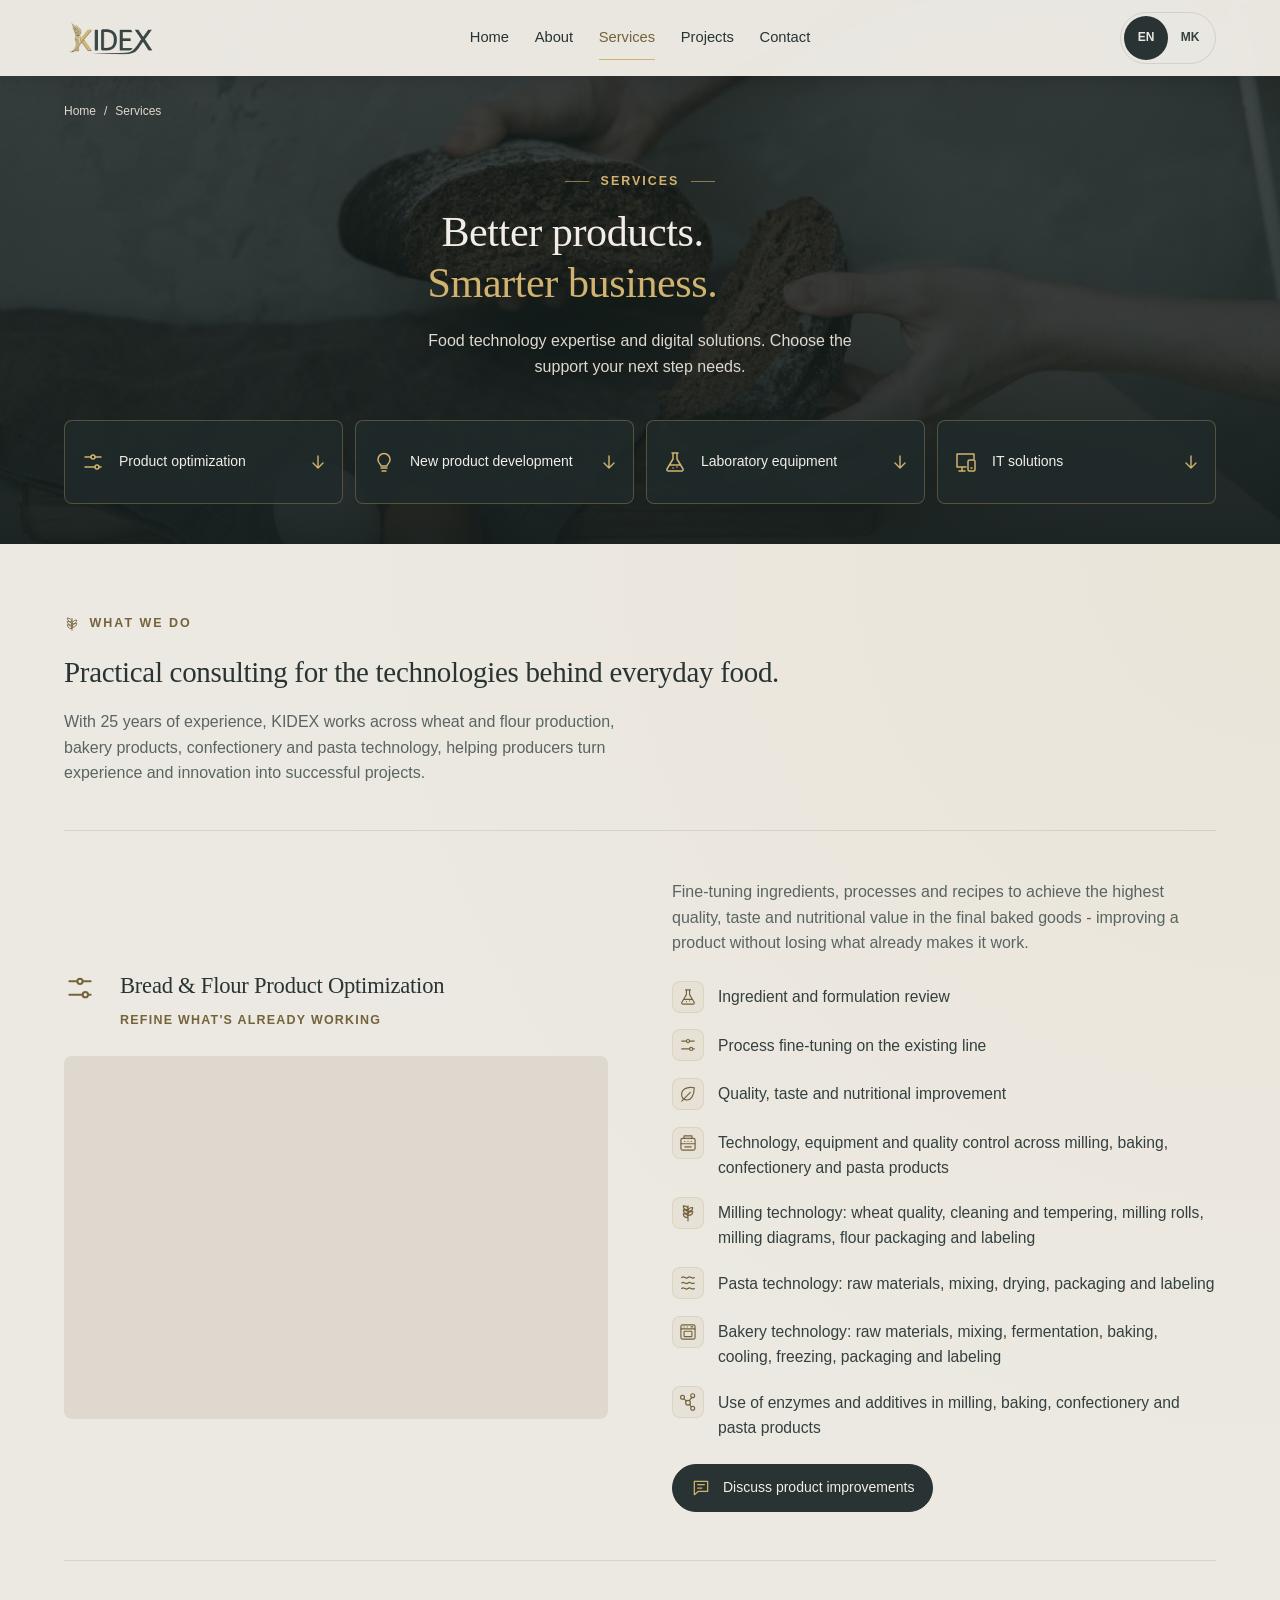
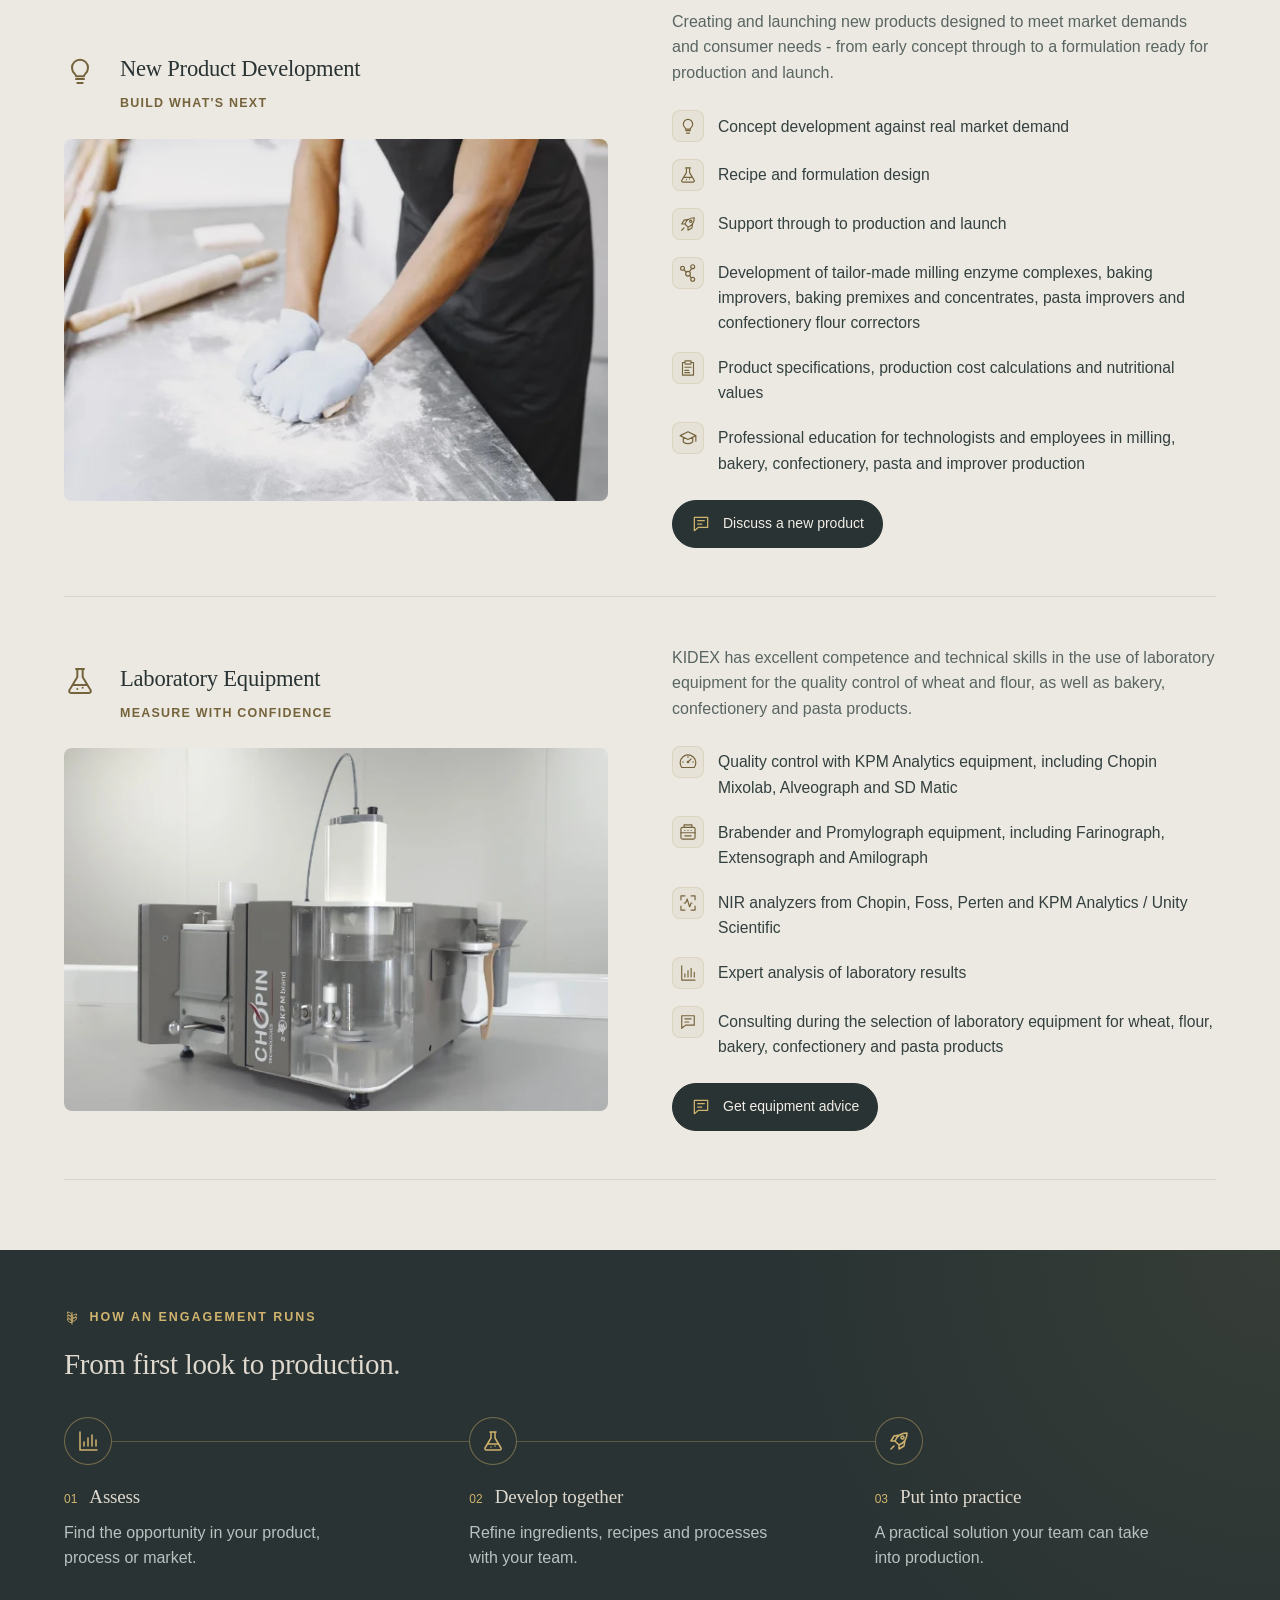
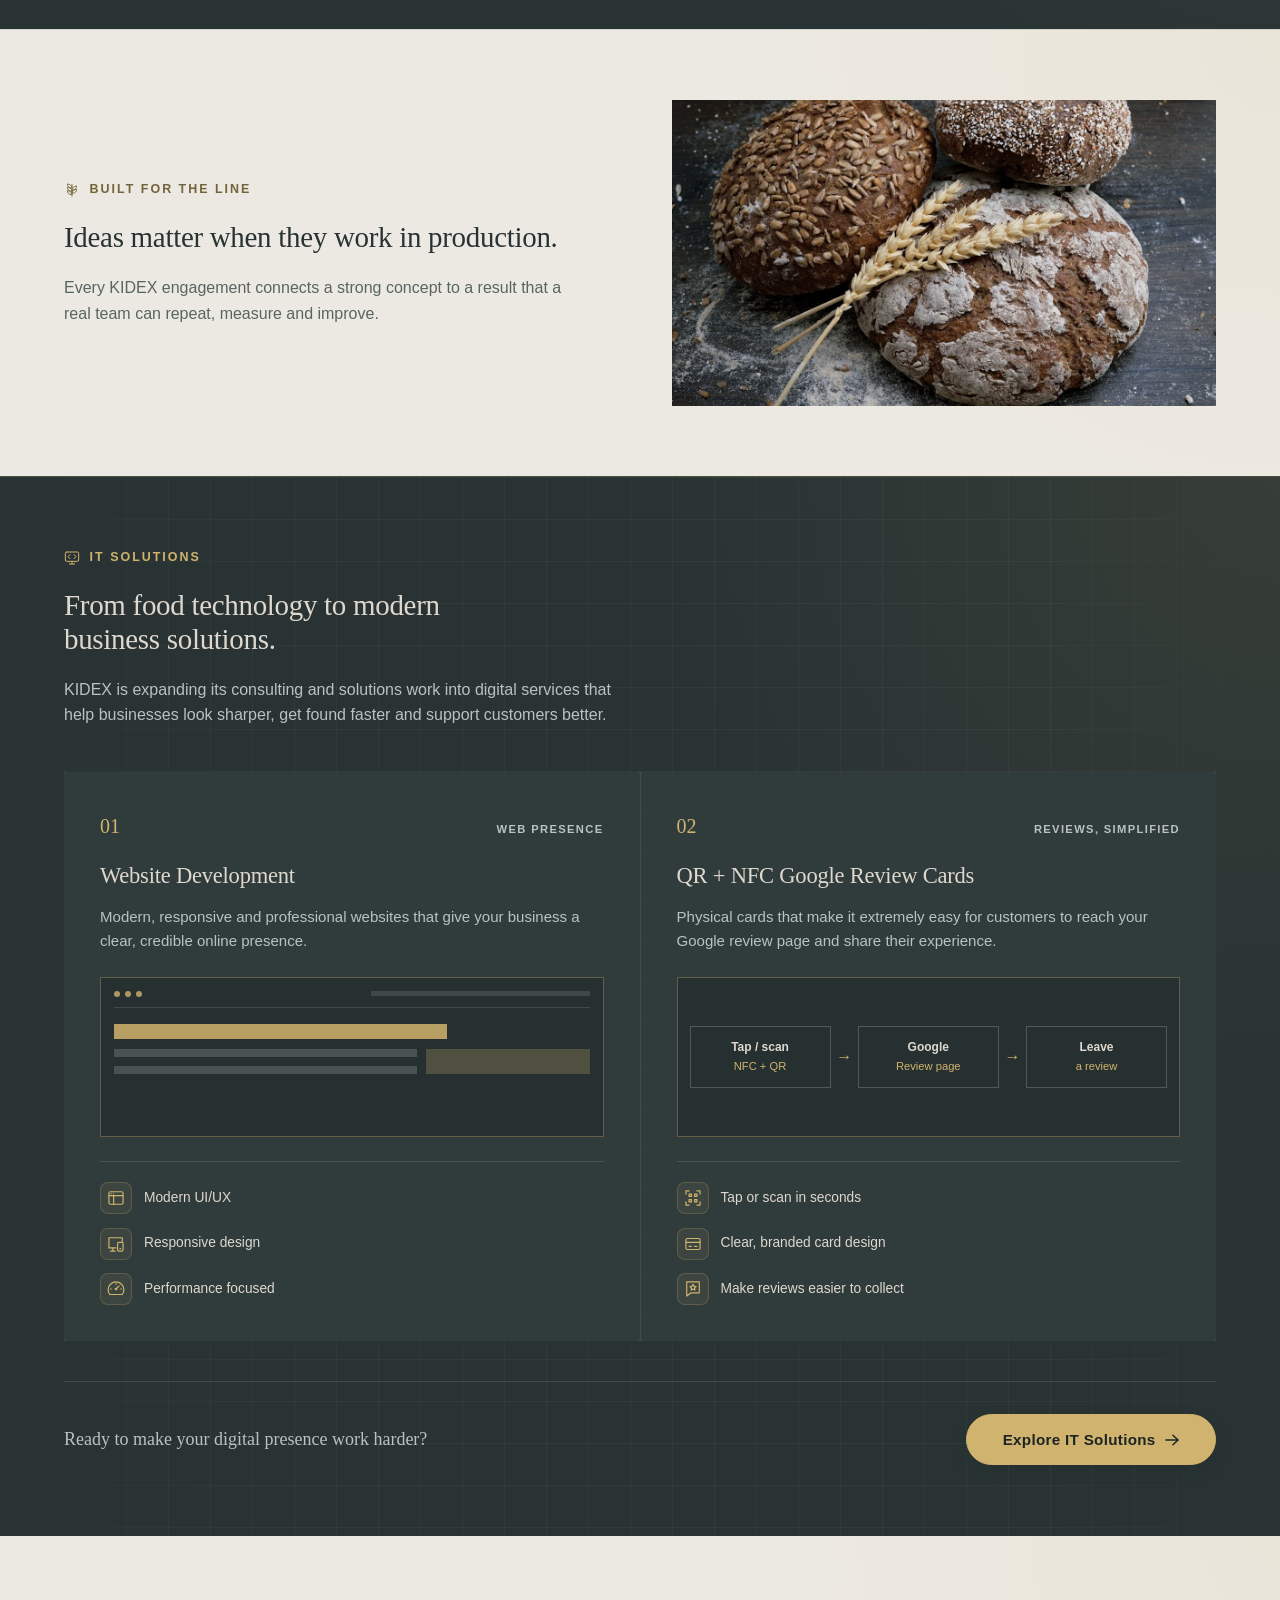
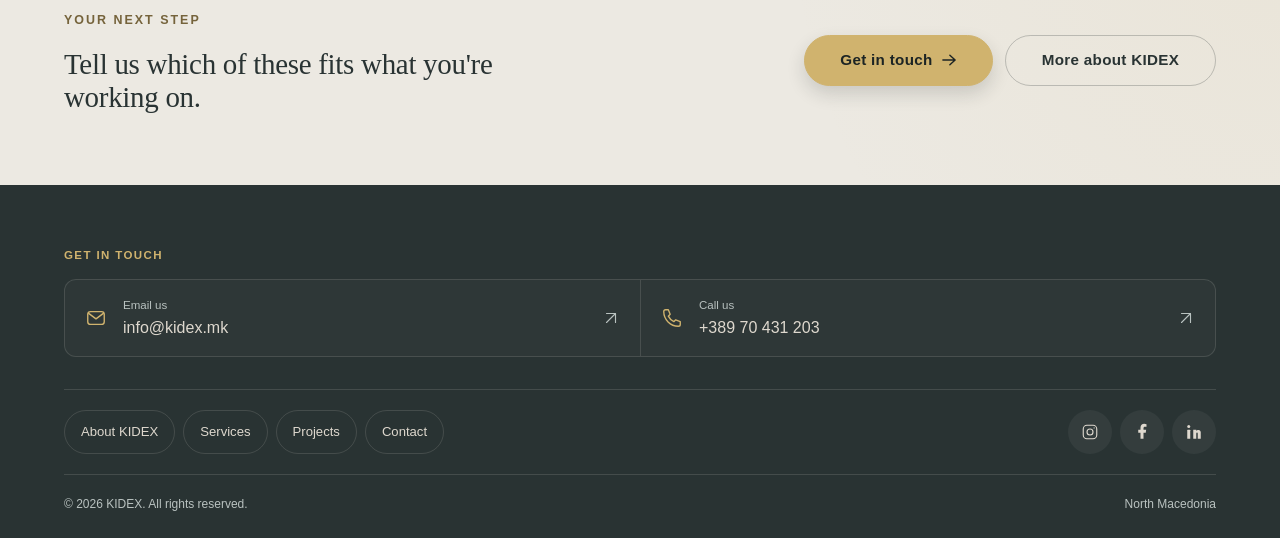
<file: services.html>
<!DOCTYPE html>
<!-- Maintenance: edit root HTML and translations/mk.json; tools/build.py regenerates mk/.
Shared styles and browser behavior live in css/style.css and js/script.js. -->
<html lang="en"><head>
    <!-- Document metadata: encoding, viewport, search snippets and social previews. -->
    <meta charset="utf-8">
    <meta content="width=device-width, initial-scale=1.0" name="viewport">
    <title>Services - KIDEX | Innovation, Consulting &amp; Solutions</title>
    <meta content="KIDEX consulting, product development and IT solutions for food producers and modern businesses." name="description">
    <meta content="#293333" name="theme-color">
    <meta content="website" property="og:type">
    <meta content="KIDEX" property="og:site_name">
    <meta content="Services - KIDEX" property="og:title">
    <meta content="KIDEX consulting, product development and IT solutions." property="og:description">
    <meta content="https://kidex.mk/images/kidex-logo-horizontal.png" property="og:image">
    <meta content="https://kidex.mk/services.html" property="og:url">
    <link href="favicon/favicon-32.png" rel="icon" sizes="32x32" type="image/png">
    <link href="favicon/favicon-16.png" rel="icon" sizes="16x16" type="image/png">
    <link href="favicon/favicon-180.png" rel="apple-touch-icon" sizes="180x180">
    <link href="favicon/favicon-192.png" rel="icon" sizes="192x192" type="image/png">
    <link href="https://fonts.googleapis.com" rel="preconnect">
    <link crossorigin="" href="https://fonts.gstatic.com" rel="preconnect">
    <link href="css/style.css?v=43" rel="stylesheet">
    <!-- No-JavaScript fallback keeps navigation visible and offers direct contact links. -->
    <noscript><style>.hamburger { display:none !important; } .main-nav { display:flex !important; flex-wrap:wrap; gap:.8rem; } .site-header .container { display:flex; flex-wrap:wrap; padding-block:.75rem; } .main-nav { order:3; width:100%; justify-content:center; } #contact-form .form-field, #contact-form button, #contact-form .form-intro { display:none; } .hero, .page-hero { padding-top:11rem; }</style></noscript><link href="https://kidex.mk/services.html" rel="canonical"><link href="https://kidex.mk/services.html" hreflang="en" rel="alternate"><link href="https://kidex.mk/mk/services.html" hreflang="mk" rel="alternate"><link href="https://kidex.mk/services.html" hreflang="x-default" rel="alternate"><meta content="en_GB" property="og:locale"><meta content="mk_MK" property="og:locale:alternate"></head>
  <body class="page-services"><a class="skip-link" href="#main">Skip to content</a>
    <!-- Reusable SVG symbols: use href="#icon-name" references these local, decorative icons. -->
    <svg aria-hidden="true" height="0" style="position:absolute" width="0">
      <symbol id="icon-sprig" viewBox="0 0 24 24"><path d="M12 22V3m0 6C7 9 5 6 5 3c4 0 7 3 7 6Zm0 5c-5 0-7-3-7-6 4 0 7 3 7 6Zm0 5c-5 0-7-3-7-6 4 0 7 3 7 6Zm0-7c5 0 7-3 7-6-4 0-7 3-7 6Zm0 5c5 0 7-3 7-6-4 0-7 3-7 6Z" fill="none" stroke="currentColor" stroke-linejoin="round" stroke-width="1.3"></path></symbol>
      <symbol id="icon-arrow" viewBox="0 0 16 16">
        <path d="M1 8h13.5M9 2.5 15 8l-6 5.5" fill="none" stroke-linecap="round" stroke-linejoin="round" stroke-width="1.6"></path>
      </symbol>
      <symbol id="feature-flask" viewBox="0 0 24 24"><path d="M9 3h6M10 3v6l-6 10a1.4 1.4 0 0 0 1.2 2h13.6a1.4 1.4 0 0 0 1.2-2L14 9V3M7 15h10"/><path d="M10 18h.01M14 17h.01"/></symbol>
      <symbol id="feature-sliders" viewBox="0 0 24 24"><path d="M4 7h6m4 0h6M4 17h10m4 0h2"/><circle cx="12" cy="7" r="2"/><circle cx="16" cy="17" r="2"/></symbol>
      <symbol id="feature-leaf" viewBox="0 0 24 24"><path d="M20 4C9 2 3 7 4 14c1 6 9 8 13 2 2-3 3-7 3-12ZM4 21 15 10"/></symbol>
      <symbol id="feature-equipment" viewBox="0 0 24 24"><rect x="3" y="6" width="18" height="15" rx="2"/><path d="M7 6V3h10v3M3 13h18M8 10h.01M12 10h.01M16 10h.01M8 17h8"/></symbol>
      <symbol id="feature-wheat" viewBox="0 0 24 24"><path d="M12 22V3M12 8C8 8 6 6 6 3c4 0 6 2 6 5ZM12 13c-4 0-6-2-6-5 4 0 6 2 6 5ZM12 18c-4 0-6-2-6-5 4 0 6 2 6 5ZM12 10c4 0 6-2 6-5-4 0-6 2-6 5ZM12 15c4 0 6-2 6-5-4 0-6 2-6 5Z"/></symbol>
      <symbol id="feature-pasta" viewBox="0 0 24 24"><path d="M4 5c3-3 5 3 8 0s5 3 8 0M4 12c3-3 5 3 8 0s5 3 8 0M4 19c3-3 5 3 8 0s5 3 8 0"/></symbol>
      <symbol id="feature-oven" viewBox="0 0 24 24"><rect x="3" y="3" width="18" height="18" rx="2"/><path d="M3 8h18M7 5.5h.01M11 5.5h.01M16 5.5h2"/><rect x="7" y="11" width="10" height="7" rx="1"/></symbol>
      <symbol id="feature-molecule" viewBox="0 0 24 24"><circle cx="5" cy="6" r="2.5"/><circle cx="18" cy="4" r="2.5"/><circle cx="12" cy="13" r="3"/><circle cx="18" cy="20" r="2.5"/><path d="m7 8 3 3m4-1 3-4m-3 9 2 3"/></symbol>
      <symbol id="feature-idea" viewBox="0 0 24 24"><path d="M9 18h6M10 21h4M8 14a6 6 0 1 1 8 0c-1 1-1 2-1 2H9s0-1-1-2Z"/></symbol>
      <symbol id="feature-launch" viewBox="0 0 24 24"><path d="M12 16 8 12c2-5 6-8 12-8 0 6-3 10-8 12ZM8 12H4l3-5 6-1M12 16v4l5-3 1-6M7 17l-3 3"/><circle cx="15.5" cy="8.5" r="1.5"/></symbol>
      <symbol id="feature-clipboard" viewBox="0 0 24 24"><path d="M8 5H5v16h14V5h-3"/><rect x="8" y="3" width="8" height="4" rx="1"/><path d="M8 11h8M8 15h5M8 18h6"/></symbol>
      <symbol id="feature-education" viewBox="0 0 24 24"><path d="m2 9 10-5 10 5-10 5L2 9ZM6 11v6c4 3 8 3 12 0v-6M22 9v7"/></symbol>
      <symbol id="feature-gauge" viewBox="0 0 24 24"><path d="M4 19a10 10 0 1 1 16 0H4ZM12 12l4-4M5 12h1M12 5v1M18 12h1"/><circle cx="12" cy="12" r="1"/></symbol>
      <symbol id="feature-scan" viewBox="0 0 24 24"><path d="M8 3H3v5M16 3h5v5M3 16v5h5M21 16v5h-5M7 12h2l2-5 3 10 2-5h1"/></symbol>
      <symbol id="feature-analysis" viewBox="0 0 24 24"><path d="M4 3v18h17M8 17v-4M12 17V9M16 17V6M20 17v-6"/></symbol>
      <symbol id="feature-consult" viewBox="0 0 24 24"><path d="M4 4h16v12H9l-5 4V4ZM8 8h8M8 12h5"/></symbol>

      <symbol id="feature-layout" viewBox="0 0 24 24"><rect x="3" y="4" width="18" height="16" rx="2"/><path d="M3 9h18M9 9v11M6 6.5h.01M9 6.5h.01"/></symbol>
      <symbol id="feature-devices" viewBox="0 0 24 24"><path d="M12 17H3V4h17v5M8 17v4M5 21h6"/><rect x="14" y="10" width="7" height="11" rx="1.5"/><path d="M17 18h1"/></symbol>
      <symbol id="feature-qr" viewBox="0 0 24 24"><path d="M7 3H3v4M17 3h4v4M3 17v4h4M21 17v4h-4"/><path d="M7 7h3v3H7zM14 7h3v3h-3zM7 14h3v3H7zM14 14h3v3h-3z"/></symbol>
      <symbol id="feature-card" viewBox="0 0 24 24"><rect x="3" y="5" width="18" height="14" rx="2"/><path d="M3 10h18M7 15h3M14 15h3"/></symbol>
      <symbol id="feature-review" viewBox="0 0 24 24"><path d="M4 3h16v14H9l-5 4V3Z"/><path d="m12 6 1.2 2.4 2.7.4-2 1.9.5 2.7-2.4-1.3-2.4 1.3.5-2.7-2-1.9 2.7-.4L12 6Z"/></symbol>
    </svg>
    <!-- Shared fixed header. JS adds nav-ready only after mobile controls are wired. -->
    <header class="site-header" id="site-header">
      <div class="container">
        <button aria-controls="mobile-panel" aria-expanded="false" aria-label="Open menu" class="hamburger" type="button">
          <span></span><span></span><span></span>
        </button>
        <a aria-label="KIDEX home" class="brand" href="index.html">
          <img alt="KIDEX - Innovation, Consulting, Solutions" height="210" src="images/kidex-logo-nav.png" width="560">
        </a>
        <nav aria-label="Primary" class="main-nav">
          <a href="index.html">Home</a>
          <a href="about.html">About</a>
          <a aria-current="page" href="services.html">Services</a>
          <a href="projects.html">Projects</a>
            <a href="contact.html">Contact</a>
        </nav>
        <div class="nav-actions">
          <!-- Real language links work without JS; enhancement adds the compact mobile dropdown. -->
          <nav aria-label="Language" class="language-switch"><button class="language-toggle" type="button" aria-expanded="false" aria-controls="language-options" aria-label="Choose language" hidden><span data-language-current></span><svg aria-hidden="true" focusable="false" width="12" height="12" viewBox="0 0 16 16"><path d="m4 6 4 4 4-4" fill="none" stroke="currentColor" stroke-width="1.5" stroke-linecap="round" stroke-linejoin="round"></path></svg></button><div class="language-options" id="language-options"><a aria-current="true" aria-label="English" href="services.html" hreflang="en" lang="en"><svg class="language-flag" aria-hidden="true" focusable="false" viewBox="0 0 60 30"><path fill="#243b73" d="M0 0h60v30H0z"></path><path d="m0 0 60 30M60 0 0 30" stroke="#fff" stroke-width="6"></path><path fill="#c63545" d="M0 0h4l26 13v2ZM60 0v2L34 15h-4ZM60 30h-4L30 17v-2ZM0 30v-2l26-13h4Z"></path><path d="M30 0v30M0 15h60" stroke="#fff" stroke-width="10"></path><path d="M30 0v30M0 15h60" stroke="#c63545" stroke-width="6"></path></svg><span class="language-code">EN</span></a><a aria-label="Македонски" href="mk/services.html" hreflang="mk" lang="mk"><svg class="language-flag" aria-hidden="true" focusable="false" viewBox="0 0 60 30"><path fill="#ce2028" d="M0 0h60v30H0z"></path><path fill="#ffdf00" d="M24 0h12L30 15ZM54 0h6v6L30 15ZM60 11v8L30 15ZM60 24v6h-6L30 15ZM36 30H24l6-15ZM6 30H0v-6l30-9ZM0 19v-8l30 4ZM0 6V0h6l24 15Z"></path><circle cx="30" cy="15" r="6" fill="#ffdf00" stroke="#ce2028" stroke-width="1.5"></circle></svg><span class="language-code">MK</span></a>
          </div></nav>
          <a class="btn btn-primary desktop-only" href="contact.html">Start a conversation <svg aria-hidden="true" focusable="false"><use href="#icon-arrow"></use></svg></a>

        </div>
      </div>
    </header>
    <!-- Closed drawer is inert: hidden links cannot receive keyboard focus. -->
    <div class="mobile-panel" id="mobile-panel" inert="">
      <nav aria-label="Mobile">
        <a href="index.html">Home</a>
        <a href="about.html">About</a>
        <a aria-current="page" href="services.html">Services</a>
        <a href="projects.html">Projects</a>
            <a href="contact.html">Contact</a>
      </nav>
      <a class="btn btn-outline" href="contact.html">Start a conversation <svg aria-hidden="true" focusable="false"><use href="#icon-arrow"></use></svg></a>
    </div>
    <!-- Main content is the skip-link target; its tabindex supports programmatic focus. -->
    <main id="main" tabindex="-1">
      <!-- Section: Better products. Smarter business. -->
      <section class="page-hero services-hero" aria-labelledby="services-hero-title">
        <img class="services-hero-photo" src="images/bread-evaluation.webp" alt="" aria-hidden="true" width="1200" height="800" fetchpriority="high" decoding="async">
        <div class="container">
          <nav aria-label="Breadcrumb" class="breadcrumb"><a href="index.html">Home</a><span aria-hidden="true">/</span><span aria-current="page">Services</span></nav>
          <div class="services-hero-copy">
            <span class="eyebrow">Services</span>
            <h1 id="services-hero-title">Better products. <em>Smarter business.</em></h1>
            <p>Food technology expertise and digital solutions. Choose the support your next step needs.</p>
          </div>
          <nav aria-label="Explore services" class="service-jump service-jump-tiles">
            <a href="#optimization"><svg class="service-jump-icon" aria-hidden="true" focusable="false" width="24" height="24"><use href="#feature-sliders"></use></svg><span>Product optimization</span><svg class="service-jump-arrow" aria-hidden="true" focusable="false" width="16" height="16" viewBox="0 0 16 16"><path d="M8 2v12M3 9l5 5 5-5" fill="none" stroke="currentColor" stroke-width="1.4" stroke-linecap="round" stroke-linejoin="round"></path></svg></a>
            <a href="#development"><svg class="service-jump-icon" aria-hidden="true" focusable="false" width="24" height="24"><use href="#feature-idea"></use></svg><span>New product development</span><svg class="service-jump-arrow" aria-hidden="true" focusable="false" width="16" height="16" viewBox="0 0 16 16"><path d="M8 2v12M3 9l5 5 5-5" fill="none" stroke="currentColor" stroke-width="1.4" stroke-linecap="round" stroke-linejoin="round"></path></svg></a>
            <a href="#laboratory-equipment"><svg class="service-jump-icon" aria-hidden="true" focusable="false" width="24" height="24"><use href="#feature-flask"></use></svg><span>Laboratory equipment</span><svg class="service-jump-arrow" aria-hidden="true" focusable="false" width="16" height="16" viewBox="0 0 16 16"><path d="M8 2v12M3 9l5 5 5-5" fill="none" stroke="currentColor" stroke-width="1.4" stroke-linecap="round" stroke-linejoin="round"></path></svg></a>
            <a href="#it-solutions"><svg class="service-jump-icon" aria-hidden="true" focusable="false" width="24" height="24"><use href="#feature-devices"></use></svg><span>IT solutions</span><svg class="service-jump-arrow" aria-hidden="true" focusable="false" width="16" height="16" viewBox="0 0 16 16"><path d="M8 2v12M3 9l5 5 5-5" fill="none" stroke="currentColor" stroke-width="1.4" stroke-linecap="round" stroke-linejoin="round"></path></svg></a>
          </nav>
        </div>
      </section>
      <!-- Section: Practical consulting for the technologies behind everyday food. -->
      <section class="on-light">
        <div class="container">
          <div class="section-head wide reveal">
            <span class="eyebrow"><svg aria-hidden="true" class="sprig" focusable="false"><use href="#icon-sprig"></use></svg>What we do</span>
            <h2>Practical consulting for the technologies behind everyday food.</h2>
            <p>With 25 years of experience, KIDEX works across wheat and flour production, bakery products, confectionery and pasta technology, helping producers turn experience and innovation into successful projects.</p>
          </div>
          <!-- Service detail: optimization. Preserve this ID for jump links and cross-language anchors. -->
          <div class="service-row service-detail reveal" id="optimization">
            <div class="service-overview">
              <div class="service-heading">
                <svg class="service-heading-icon" aria-hidden="true" focusable="false" width="32" height="32"><use href="#feature-sliders"></use></svg>
                <div class="service-title">
                  <h3>Bread &amp; Flour Product Optimization</h3>
                  <span class="tag">Refine what's already working</span>
                </div>
              </div>
              <figure class="service-photo"><img src="images/bread-evaluation.webp" srcset="images/bread-evaluation-600.webp 600w, images/bread-evaluation.webp 1200w" sizes="(max-width: 860px) 90vw, (max-width: 1280px) 42vw, 544px" alt="Hands holding two halves of a loaf to reveal its crumb" width="1200" height="800" loading="lazy" decoding="async"></figure>
            </div>
            <div class="service-desc">
              <p>Fine-tuning ingredients, processes and recipes to achieve the highest quality, taste and nutritional value in the final baked goods - improving a product without losing what already makes it work.</p>
              <ul role="list">
                <li><svg class="service-feature-icon" aria-hidden="true" focusable="false" width="24" height="24"><use href="#feature-flask"></use></svg><span>Ingredient and formulation review</span></li>
                <li><svg class="service-feature-icon" aria-hidden="true" focusable="false" width="24" height="24"><use href="#feature-sliders"></use></svg><span>Process fine-tuning on the existing line</span></li>
                <li><svg class="service-feature-icon" aria-hidden="true" focusable="false" width="24" height="24"><use href="#feature-leaf"></use></svg><span>Quality, taste and nutritional improvement</span></li>
                <li><svg class="service-feature-icon" aria-hidden="true" focusable="false" width="24" height="24"><use href="#feature-equipment"></use></svg><span>Technology, equipment and quality control across milling, baking, confectionery and pasta products</span></li>
                <li><svg class="service-feature-icon" aria-hidden="true" focusable="false" width="24" height="24"><use href="#feature-wheat"></use></svg><span>Milling technology: wheat quality, cleaning and tempering, milling rolls, milling diagrams, flour packaging and labeling</span></li>
                <li><svg class="service-feature-icon" aria-hidden="true" focusable="false" width="24" height="24"><use href="#feature-pasta"></use></svg><span>Pasta technology: raw materials, mixing, drying, packaging and labeling</span></li>
                <li><svg class="service-feature-icon" aria-hidden="true" focusable="false" width="24" height="24"><use href="#feature-oven"></use></svg><span>Bakery technology: raw materials, mixing, fermentation, baking, cooling, freezing, packaging and labeling</span></li>
                <li><svg class="service-feature-icon" aria-hidden="true" focusable="false" width="24" height="24"><use href="#feature-molecule"></use></svg><span>Use of enzymes and additives in milling, baking, confectionery and pasta products</span></li>
              </ul>
              <a class="service-contact-button" href="contact.html"><svg aria-hidden="true" focusable="false" width="20" height="20"><use href="#feature-consult"></use></svg><span>Discuss product improvements</span></a>
            </div>
          </div>
          <!-- Service detail: development. Preserve this ID for jump links and cross-language anchors. -->
          <div class="service-row service-detail reveal" id="development">
            <div class="service-overview">
              <div class="service-heading">
                <svg class="service-heading-icon" aria-hidden="true" focusable="false" width="32" height="32"><use href="#feature-idea"></use></svg>
                <div class="service-title">
                  <h3>New Product Development</h3>
                  <span class="tag">Build what's next</span>
                </div>
              </div>
              <figure class="service-photo"><img src="images/dough-preparation.webp" srcset="images/dough-preparation-600.webp 600w, images/dough-preparation.webp 1200w" sizes="(max-width: 860px) 90vw, (max-width: 1280px) 42vw, 544px" alt="A baker kneading dough on a floured workbench" width="1200" height="800" loading="lazy" decoding="async"></figure>
            </div>
            <div class="service-desc">
              <p>Creating and launching new products designed to meet market demands and consumer needs - from early concept through to a formulation ready for production and launch.</p>
              <ul role="list">
                <li><svg class="service-feature-icon" aria-hidden="true" focusable="false" width="24" height="24"><use href="#feature-idea"></use></svg><span>Concept development against real market demand</span></li>
                <li><svg class="service-feature-icon" aria-hidden="true" focusable="false" width="24" height="24"><use href="#feature-flask"></use></svg><span>Recipe and formulation design</span></li>
                <li><svg class="service-feature-icon" aria-hidden="true" focusable="false" width="24" height="24"><use href="#feature-launch"></use></svg><span>Support through to production and launch</span></li>
                <li><svg class="service-feature-icon" aria-hidden="true" focusable="false" width="24" height="24"><use href="#feature-molecule"></use></svg><span>Development of tailor-made milling enzyme complexes, baking improvers, baking premixes and concentrates, pasta improvers and confectionery flour correctors</span></li>
                <li><svg class="service-feature-icon" aria-hidden="true" focusable="false" width="24" height="24"><use href="#feature-clipboard"></use></svg><span>Product specifications, production cost calculations and nutritional values</span></li>
                <li><svg class="service-feature-icon" aria-hidden="true" focusable="false" width="24" height="24"><use href="#feature-education"></use></svg><span>Professional education for technologists and employees in milling, bakery, confectionery, pasta and improver production</span></li>
              </ul>
              <a class="service-contact-button" href="contact.html"><svg aria-hidden="true" focusable="false" width="20" height="20"><use href="#feature-consult"></use></svg><span>Discuss a new product</span></a>
            </div>
          </div>
          <!-- Service detail: laboratory-equipment. Preserve this ID for jump links and cross-language anchors. -->
          <div class="service-row service-detail reveal" id="laboratory-equipment">
            <div class="service-overview">
              <div class="service-heading">
                <svg class="service-heading-icon" aria-hidden="true" focusable="false" width="32" height="32"><use href="#feature-flask"></use></svg>
                <div class="service-title">
                  <h3>Laboratory Equipment</h3>
                  <span class="tag">Measure with confidence</span>
                </div>
              </div>
              <figure class="service-photo"><img src="images/mixolab-300.webp" srcset="images/mixolab-300-600.webp 600w, images/mixolab-300.webp 1200w" sizes="(max-width: 860px) 90vw, (max-width: 1280px) 42vw, 544px" alt="CHOPIN Mixolab 300 flour and dough analyzer on a laboratory bench" width="1200" height="780" loading="lazy" decoding="async"></figure>
            </div>
            <div class="service-desc">
              <p>KIDEX has excellent competence and technical skills in the use of laboratory equipment for the quality control of wheat and flour, as well as bakery, confectionery and pasta products.</p>
              <ul role="list">
                <li><svg class="service-feature-icon" aria-hidden="true" focusable="false" width="24" height="24"><use href="#feature-gauge"></use></svg><span>Quality control with KPM Analytics equipment, including Chopin Mixolab, Alveograph and SD Matic</span></li>
                <li><svg class="service-feature-icon" aria-hidden="true" focusable="false" width="24" height="24"><use href="#feature-equipment"></use></svg><span>Brabender and Promylograph equipment, including Farinograph, Extensograph and Amilograph</span></li>
                <li><svg class="service-feature-icon" aria-hidden="true" focusable="false" width="24" height="24"><use href="#feature-scan"></use></svg><span>NIR analyzers from Chopin, Foss, Perten and KPM Analytics / Unity Scientific</span></li>
                <li><svg class="service-feature-icon" aria-hidden="true" focusable="false" width="24" height="24"><use href="#feature-analysis"></use></svg><span>Expert analysis of laboratory results</span></li>
                <li><svg class="service-feature-icon" aria-hidden="true" focusable="false" width="24" height="24"><use href="#feature-consult"></use></svg><span>Consulting during the selection of laboratory equipment for wheat, flour, bakery, confectionery and pasta products</span></li>
              </ul>
              <a class="service-contact-button" href="contact.html"><svg aria-hidden="true" focusable="false" width="20" height="20"><use href="#feature-consult"></use></svg><span>Get equipment advice</span></a>
            </div>
          </div>
        </div>
      </section>
      <!-- Section: From first look to production. -->
      <section class="engagement on-dark" aria-labelledby="engagement-title">
        <div class="container">
          <div class="engagement-heading reveal">
            <span class="eyebrow"><svg aria-hidden="true" class="sprig" focusable="false"><use href="#icon-sprig"></use></svg>How an engagement runs</span>
            <h2 id="engagement-title">From first look to production.</h2>
          </div>
          <ol class="engagement-steps reveal" role="list">
            <li class="engagement-step">
              <div class="engagement-marker" aria-hidden="true"><svg focusable="false" width="24" height="24"><use href="#feature-analysis"></use></svg></div>
              <div class="engagement-copy">
                <div class="engagement-step-heading"><span class="engagement-number" aria-hidden="true">01</span><h3>Assess</h3></div>
                <p>Find the opportunity in your product, process or market.</p>
              </div>
            </li>
            <li class="engagement-step">
              <div class="engagement-marker" aria-hidden="true"><svg focusable="false" width="24" height="24"><use href="#feature-flask"></use></svg></div>
              <div class="engagement-copy">
                <div class="engagement-step-heading"><span class="engagement-number" aria-hidden="true">02</span><h3>Develop together</h3></div>
                <p>Refine ingredients, recipes and processes with your team.</p>
              </div>
            </li>
            <li class="engagement-step">
              <div class="engagement-marker" aria-hidden="true"><svg focusable="false" width="24" height="24"><use href="#feature-launch"></use></svg></div>
              <div class="engagement-copy">
                <div class="engagement-step-heading"><span class="engagement-number" aria-hidden="true">03</span><h3>Put into practice</h3></div>
                <p>A practical solution your team can take into production.</p>
              </div>
            </li>
          </ol>
        </div>
      </section>
      <!-- Section: Ideas matter when they work in production. -->
      <section class="support-photo-band on-light">
        <div class="container support-photo-grid">
          <div class="support-photo-copy reveal">
            <span class="eyebrow"><svg aria-hidden="true" class="sprig" focusable="false"><use href="#icon-sprig"></use></svg>Built for the line</span>
            <h2>Ideas matter when they work in production.</h2>
            <p>Every KIDEX engagement connects a strong concept to a result that a real team can repeat, measure and improve.</p>
          </div>

          <figure class="support-photo reveal">
            <img alt="Fresh seeded loaves with wheat on a dark bakery surface" decoding="async" height="798" loading="lazy" src="images/bakery-process.webp" width="1200">
          </figure>
        </div>
      </section>
      <!-- Section: From food technology to modern business solutions. -->
      <section class="it-solutions on-dark" id="it-solutions">
        <div class="container">
          <div class="section-head wide reveal">
            <span class="eyebrow"><svg aria-hidden="true" class="sprig" focusable="false" viewBox="0 0 24 24" fill="none" stroke="currentColor" stroke-width="1.5" stroke-linecap="round" stroke-linejoin="round"><rect x="2" y="3" width="20" height="14" rx="2"></rect><path d="m9 7-3 3 3 3m6-6 3 3-3 3M12 17v4m-4 0h8"></path></svg>IT Solutions</span>
            <h2>From food technology to modern business solutions.</h2>
            <p>KIDEX is expanding its consulting and solutions work into digital services that help businesses look sharper, get found faster and support customers better.</p>
          </div>
          <div class="it-grid">
            <article class="it-card reveal">
              <div class="it-card-top"><span class="it-number">01</span><span class="it-label">Web presence</span>
              </div>
              <h3>Website Development</h3>
              <p>Modern, responsive and professional websites that give your business a clear, credible online presence.</p>
              <div aria-hidden="true" class="it-visual browser-visual">
                <div class="browser-bar"><i></i><i></i><i></i><span></span>
                </div>
                <div class="browser-content"><b></b><b></b><b></b><em></em>
                </div>
              </div>
              <ul class="it-list" role="list">
                <li><svg class="service-feature-icon" aria-hidden="true" focusable="false" width="24" height="24"><use href="#feature-layout"></use></svg><span>Modern UI/UX</span></li>
                <li><svg class="service-feature-icon" aria-hidden="true" focusable="false" width="24" height="24"><use href="#feature-devices"></use></svg><span>Responsive design</span></li>
                <li><svg class="service-feature-icon" aria-hidden="true" focusable="false" width="24" height="24"><use href="#feature-gauge"></use></svg><span>Performance focused</span></li>
              </ul>
            </article>
            <article class="it-card reveal">
              <div class="it-card-top"><span class="it-number">02</span><span class="it-label">Reviews, simplified</span>
              </div>
              <h3>QR + NFC Google Review Cards</h3>
              <p>Physical cards that make it extremely easy for customers to reach your Google review page and share their experience.</p>
              <div aria-label="Tap NFC or scan QR, then open the Google Review Page and leave a review" class="it-visual flow-visual" role="img">
                <div class="flow-node"><strong>Tap / scan</strong><small>NFC + QR</small>
                </div><span class="flow-arrow">→</span>
                <div class="flow-node"><strong>Google</strong><small>Review page</small>
                </div><span class="flow-arrow">→</span>
                <div class="flow-node"><strong>Leave</strong><small>a review</small>
                </div>
              </div>
              <ul class="it-list" role="list">
                <li><svg class="service-feature-icon" aria-hidden="true" focusable="false" width="24" height="24"><use href="#feature-qr"></use></svg><span>Tap or scan in seconds</span></li>
                <li><svg class="service-feature-icon" aria-hidden="true" focusable="false" width="24" height="24"><use href="#feature-card"></use></svg><span>Clear, branded card design</span></li>
                <li><svg class="service-feature-icon" aria-hidden="true" focusable="false" width="24" height="24"><use href="#feature-review"></use></svg><span>Make reviews easier to collect</span></li>
              </ul>
            </article>

          </div>
          <div class="it-cta reveal">
            <p>Ready to make your digital presence work harder?</p><a class="btn btn-primary" href="contact.html">Explore IT Solutions <svg aria-hidden="true" focusable="false"><use href="#icon-arrow"></use></svg></a>
          </div>
        </div>
      </section>
      <!-- Section: Tell us which of these fits what you're working on. -->
      <section class="cta-band">
        <div class="container">
          <div class="cta-inner reveal">
            <div class="cta-copy"><span class="eyebrow">Your next step</span>
              <h2>Tell us which of these fits what you're working on.</h2>
            </div>
            <div class="cta-actions">
              <a class="btn btn-primary" href="contact.html">Get in touch <svg aria-hidden="true" focusable="false"><use href="#icon-arrow"></use></svg></a>
              <a class="btn btn-outline-dark" href="about.html">More about KIDEX</a>
            </div>
          </div>
        </div>
      </section>
    </main>
    <!-- Shared footer: contact actions, navigation and social links; intentionally no logo. -->
    <footer class="site-footer">
      <div class="container">
        <div class="footer-main">
          <div class="footer-contact">
            <h2>Get in touch</h2>
            <!-- Email/telephone anchors open the visitor's own application. -->
            <div class="footer-contact-card">
              <a class="footer-contact-link" href="mailto:info@kidex.mk">
                <span class="footer-contact-icon"><svg aria-hidden="true" focusable="false" viewBox="0 0 24 24" fill="none" stroke="currentColor" stroke-width="1.5" stroke-linecap="round" stroke-linejoin="round"><rect x="3" y="5" width="18" height="14" rx="3"/><path d="m4 7 8 6 8-6"/></svg></span>
                <span class="footer-contact-copy"><span class="footer-contact-label">Email us</span><span class="footer-contact-value">info@kidex.mk</span></span>
                <span class="footer-contact-arrow"><svg aria-hidden="true" focusable="false" viewBox="0 0 24 24" fill="none" stroke="currentColor" stroke-width="1.5" stroke-linecap="round" stroke-linejoin="round"><path d="M6 18 18 6M6 6h12v12"/></svg></span>
              </a>
              <a class="footer-contact-link" href="tel:+38970431203">
                <span class="footer-contact-icon"><svg aria-hidden="true" focusable="false" viewBox="0 0 24 24" fill="none" stroke="currentColor" stroke-width="1.5" stroke-linecap="round" stroke-linejoin="round"><path d="M8 3H5a2 2 0 0 0-2 2c0 8.8 7.2 16 16 16a2 2 0 0 0 2-2v-3l-5-2-2 2a13 13 0 0 1-6-6l2-2-2-5Z"/></svg></span>
                <span class="footer-contact-copy"><span class="footer-contact-label">Call us</span><span class="footer-contact-value">+389 70 431 203</span></span>
                <span class="footer-contact-arrow"><svg aria-hidden="true" focusable="false" viewBox="0 0 24 24" fill="none" stroke="currentColor" stroke-width="1.5" stroke-linecap="round" stroke-linejoin="round"><path d="M6 18 18 6M6 6h12v12"/></svg></span>
              </a>
            </div>
          </div>
        </div>
        <div class="footer-utility">
          <nav class="footer-nav" aria-label="Footer navigation">
            <a href="about.html">About KIDEX</a>
            <a href="services.html">Services</a>
            <a href="projects.html">Projects</a>
            <a href="contact.html">Contact</a>
          </nav>
          <!-- External social links use noopener when opening a new tab. -->
          <nav class="footer-social" aria-label="Social media">
            <a href="https://www.instagram.com/kidex.mk/" target="_blank" rel="noopener" aria-label="Instagram" title="Instagram"><svg aria-hidden="true" focusable="false" viewBox="0 0 24 24" fill="none" stroke="currentColor" stroke-width="1.5" stroke-linecap="round" stroke-linejoin="round"><rect x="3" y="3" width="18" height="18" rx="5"/><circle cx="12" cy="12" r="4"/><circle cx="17.5" cy="6.5" r=".8" fill="currentColor" stroke="none"/></svg></a>
            <a href="https://www.facebook.com/profile.php?id=100089504146564" target="_blank" rel="noopener" aria-label="Facebook" title="Facebook"><svg aria-hidden="true" focusable="false" viewBox="0 0 24 24" fill="none" stroke="currentColor" stroke-width="1.5" stroke-linecap="round" stroke-linejoin="round"><path d="M14 21v-8h3l.5-4H14V7c0-1.2.4-2 2-2h2V1.5A24 24 0 0 0 15 1c-3 0-5 1.9-5 5.4V9H7v4h3v8Z" fill="currentColor" stroke="none"/></svg></a>
            <a href="https://www.linkedin.com/in/toni-acoski-96036b47/" target="_blank" rel="noopener" aria-label="LinkedIn" title="LinkedIn"><svg aria-hidden="true" focusable="false" viewBox="0 0 24 24" fill="none" stroke="currentColor" stroke-width="1.5" stroke-linecap="round" stroke-linejoin="round"><rect x="3" y="9" width="4" height="12" rx=".5" fill="currentColor" stroke="none"/><circle cx="5" cy="4.5" r="2" fill="currentColor" stroke="none"/><path d="M11 21V9h4v1.5c1-1.5 5-2.5 6 1.5v9h-4v-7c0-2-2-2-2 0v7Z" fill="currentColor" stroke="none"/></svg></a>
          </nav>
        </div>
        <div class="footer-bottom">
          <span>© <span data-year="">2026</span> KIDEX. All rights reserved.</span>
          <span class="made">North Macedonia</span>
        </div>
      </div>
    </footer>
    <!-- Loaded after markup: shared JS can query components without a DOM-ready listener. -->
    <script src="js/script.js?v=10"></script>


</body></html>
</file>
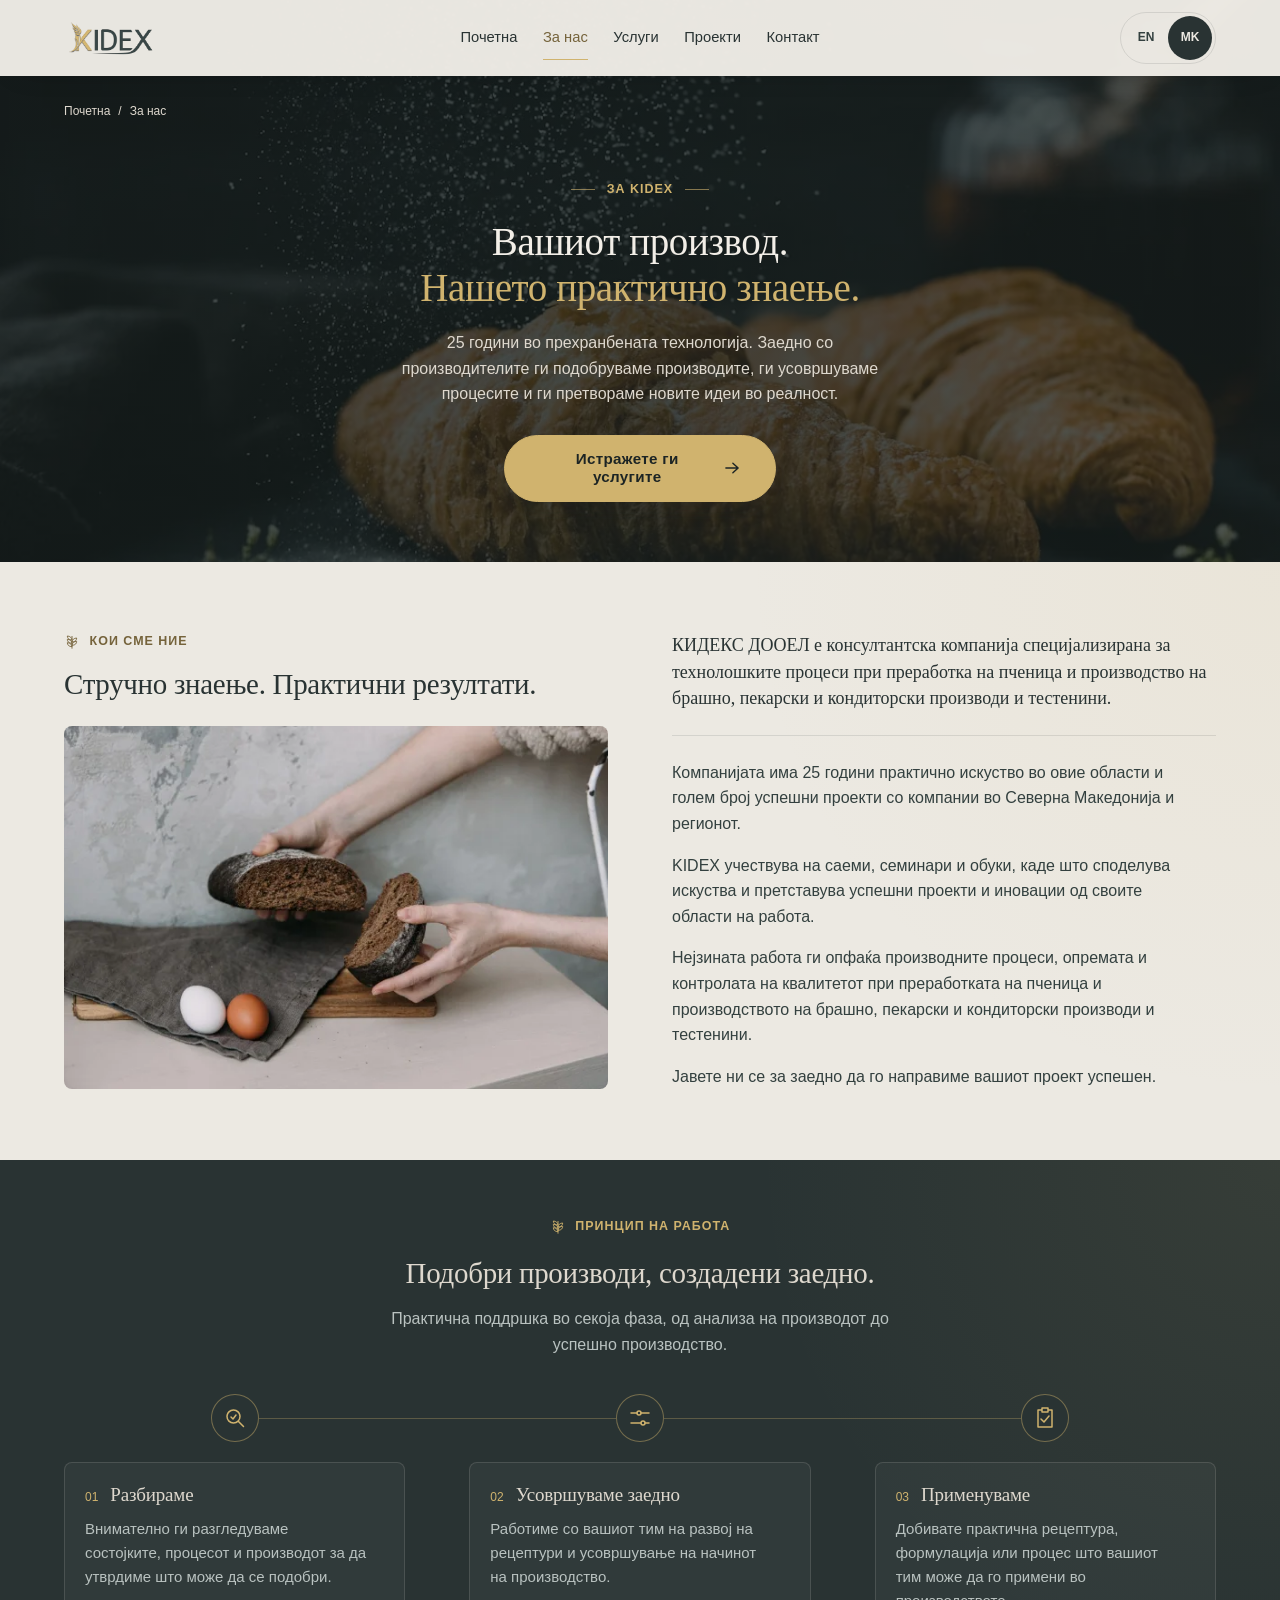
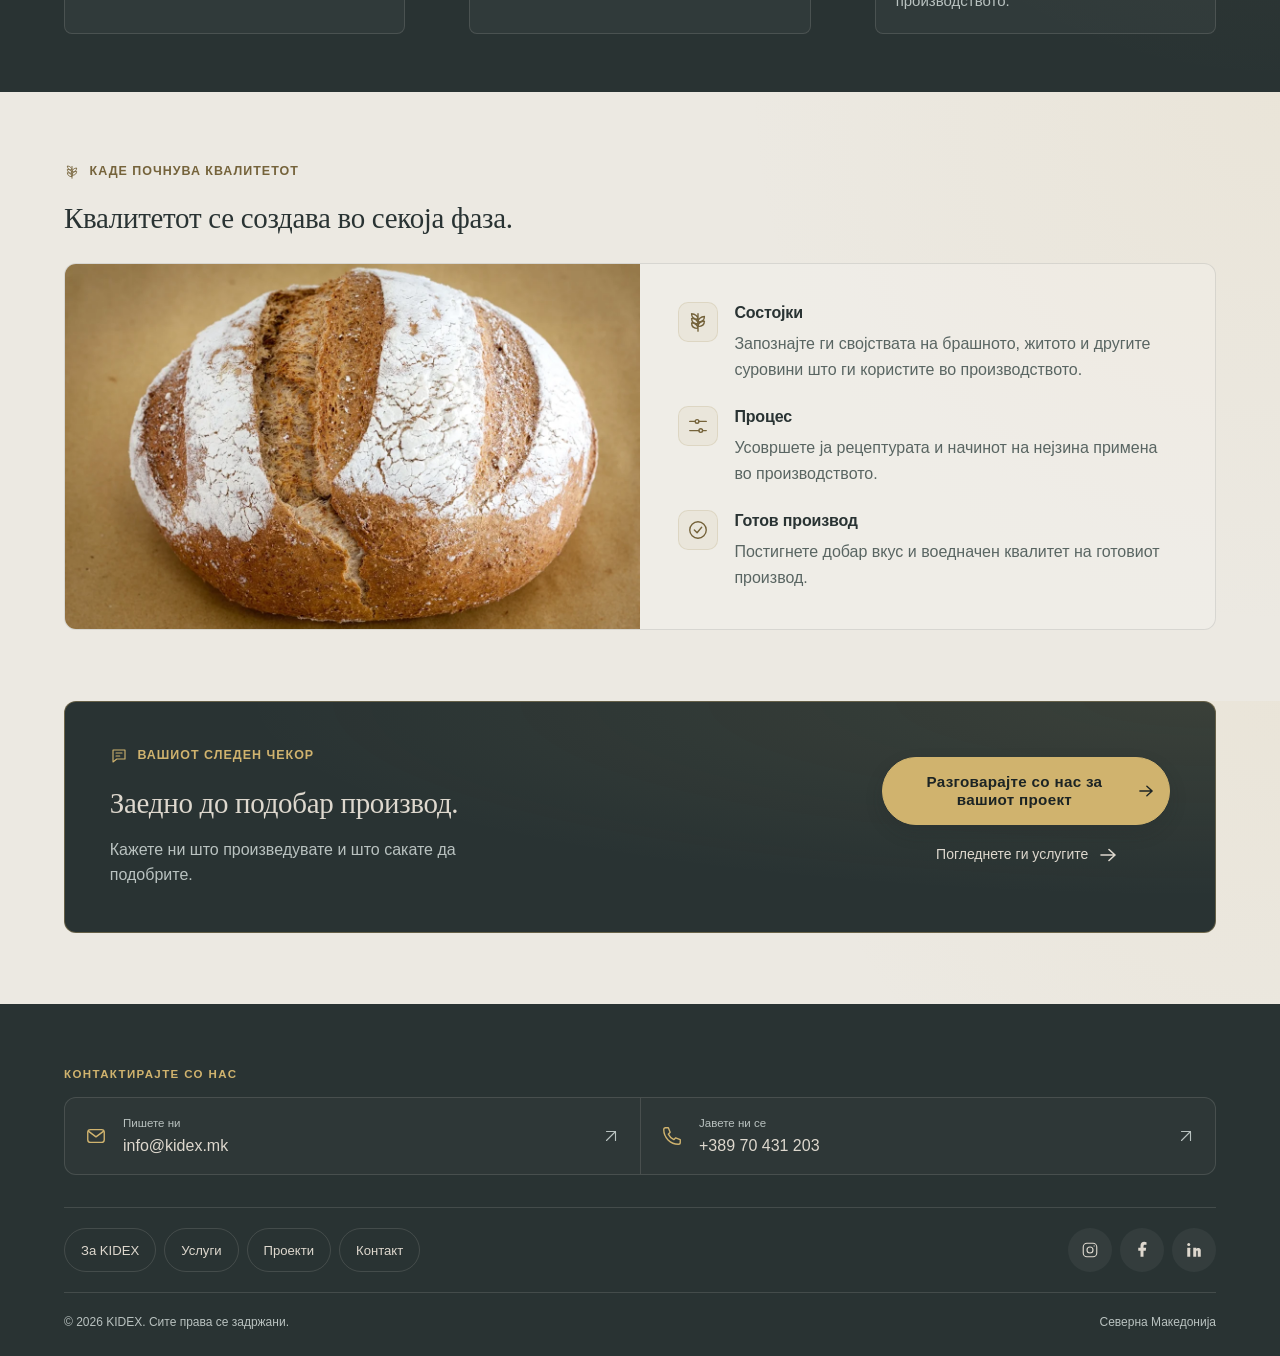
<file: mk/about.html>
<!DOCTYPE html>
<!-- Maintenance: edit root HTML and translations/mk.json; tools/build.py regenerates mk/.
Shared styles and browser behavior live in css/style.css and js/script.js. -->
<html lang="mk"><head>
    <!-- Document metadata: encoding, viewport, search snippets and social previews. -->
    <meta charset="utf-8">
    <meta content="width=device-width, initial-scale=1.0" name="viewport">
    <title>За нас - KIDEX | Иновации, советување и решенија</title>
    <meta content="КИДЕКС ДООЕЛ нуди консултантски услуги за преработка на пченица и производство на брашно, пекарски и кондиторски производи и тестенини, со 25 години практично искуство." name="description">
    <meta content="#293333" name="theme-color">
    <meta content="website" property="og:type">
    <meta content="KIDEX" property="og:site_name">
    <meta content="За KIDEX" property="og:title">
    <meta content="Партнер за иновации и советување за производители на леб и брашно." property="og:description">
    <meta content="https://kidex.mk/images/kidex-logo-horizontal.png" property="og:image">
    <meta content="https://kidex.mk/mk/about.html" property="og:url">
    <link href="../favicon/favicon-32.png" rel="icon" sizes="32x32" type="image/png">
    <link href="../favicon/favicon-16.png" rel="icon" sizes="16x16" type="image/png">
    <link href="../favicon/favicon-180.png" rel="apple-touch-icon" sizes="180x180">
    <link href="../favicon/favicon-192.png" rel="icon" sizes="192x192" type="image/png">
    <link href="https://fonts.googleapis.com" rel="preconnect">
    <link crossorigin="" href="https://fonts.gstatic.com" rel="preconnect">
    <link href="../css/style.css?v=43" rel="stylesheet">
    <!-- No-JavaScript fallback keeps navigation visible and offers direct contact links. -->
    <noscript><style>.hamburger { display:none !important; } .main-nav { display:flex !important; flex-wrap:wrap; gap:.8rem; } .site-header .container { display:flex; flex-wrap:wrap; padding-block:.75rem; } .main-nav { order:3; width:100%; justify-content:center; } #contact-form .form-field, #contact-form button, #contact-form .form-intro { display:none; } .hero, .page-hero { padding-top:11rem; }</style></noscript><link href="https://kidex.mk/mk/about.html" rel="canonical"><link href="https://kidex.mk/about.html" hreflang="en" rel="alternate"><link href="https://kidex.mk/mk/about.html" hreflang="mk" rel="alternate"><link href="https://kidex.mk/about.html" hreflang="x-default" rel="alternate"><meta content="mk_MK" property="og:locale"><meta content="en_GB" property="og:locale:alternate"></head>
  <body class="page-about"><a class="skip-link" href="#main">Прескокнете до содржината</a>
    <!-- Reusable SVG symbols: use href="#icon-name" references these local, decorative icons. -->
    <svg aria-hidden="true" height="0" style="position:absolute" width="0">
      <symbol id="icon-sprig" viewBox="0 0 24 24"><path d="M12 22V3m0 6C7 9 5 6 5 3c4 0 7 3 7 6Zm0 5c-5 0-7-3-7-6 4 0 7 3 7 6Zm0 5c-5 0-7-3-7-6 4 0 7 3 7 6Zm0-7c5 0 7-3 7-6-4 0-7 3-7 6Zm0 5c5 0 7-3 7-6-4 0-7 3-7 6Z" fill="none" stroke="currentColor" stroke-linejoin="round" stroke-width="1.3"></path></symbol>
      <symbol id="icon-arrow" viewBox="0 0 16 16">
        <path d="M1 8h13.5M9 2.5 15 8l-6 5.5" fill="none" stroke-linecap="round" stroke-linejoin="round" stroke-width="1.6"></path>
      </symbol>
    </svg>
    <!-- Shared fixed header. JS adds nav-ready only after mobile controls are wired. -->
    <header class="site-header" id="site-header">
      <div class="container">
        <button aria-controls="mobile-panel" aria-expanded="false" aria-label="Отворете го менито" class="hamburger" type="button">
          <span></span><span></span><span></span>
        </button>
        <a aria-label="Почетна страница на KIDEX" class="brand" href="index.html">
          <img alt="KIDEX - Иновации, советување, решенија" height="210" src="../images/kidex-logo-nav.png" width="560">
        </a>
        <nav aria-label="Главна навигација" class="main-nav">
          <a href="index.html">Почетна</a>
          <a aria-current="page" href="about.html">За нас</a>
          <a href="services.html">Услуги</a>
          <a href="projects.html">Проекти</a>
            <a href="contact.html">Контакт</a>
        </nav>
        <div class="nav-actions">
          <!-- Real language links work without JS; enhancement adds the compact mobile dropdown. -->
          <nav aria-label="Јазик" class="language-switch"><button class="language-toggle" type="button" aria-expanded="false" aria-controls="language-options" aria-label="Изберете јазик" hidden><span data-language-current></span><svg aria-hidden="true" focusable="false" width="12" height="12" viewBox="0 0 16 16"><path d="m4 6 4 4 4-4" fill="none" stroke="currentColor" stroke-width="1.5" stroke-linecap="round" stroke-linejoin="round"></path></svg></button><div class="language-options" id="language-options"><a aria-label="English" href="../about.html" hreflang="en" lang="en"><svg class="language-flag" aria-hidden="true" focusable="false" viewBox="0 0 60 30"><path fill="#243b73" d="M0 0h60v30H0z"></path><path d="m0 0 60 30M60 0 0 30" stroke="#fff" stroke-width="6"></path><path fill="#c63545" d="M0 0h4l26 13v2ZM60 0v2L34 15h-4ZM60 30h-4L30 17v-2ZM0 30v-2l26-13h4Z"></path><path d="M30 0v30M0 15h60" stroke="#fff" stroke-width="10"></path><path d="M30 0v30M0 15h60" stroke="#c63545" stroke-width="6"></path></svg><span class="language-code">EN</span></a><a aria-current="true" aria-label="Македонски" href="about.html" hreflang="mk" lang="mk"><svg class="language-flag" aria-hidden="true" focusable="false" viewBox="0 0 60 30"><path fill="#ce2028" d="M0 0h60v30H0z"></path><path fill="#ffdf00" d="M24 0h12L30 15ZM54 0h6v6L30 15ZM60 11v8L30 15ZM60 24v6h-6L30 15ZM36 30H24l6-15ZM6 30H0v-6l30-9ZM0 19v-8l30 4ZM0 6V0h6l24 15Z"></path><circle cx="30" cy="15" r="6" fill="#ffdf00" stroke="#ce2028" stroke-width="1.5"></circle></svg><span class="language-code">MK</span></a>
          </div></nav>
          <a class="btn btn-primary desktop-only" href="contact.html">Разговарајте со нас <svg aria-hidden="true" focusable="false"><use href="#icon-arrow"></use></svg></a>

        </div>
      </div>
    </header>
    <!-- Closed drawer is inert: hidden links cannot receive keyboard focus. -->
    <div class="mobile-panel" id="mobile-panel" inert="">
      <nav aria-label="Мобилна навигација">
        <a href="index.html">Почетна</a>
        <a aria-current="page" href="about.html">За нас</a>
        <a href="services.html">Услуги</a>
        <a href="projects.html">Проекти</a>
            <a href="contact.html">Контакт</a>
      </nav>
      <a class="btn btn-outline" href="contact.html">Разговарајте со нас <svg aria-hidden="true" focusable="false"><use href="#icon-arrow"></use></svg></a>
    </div>
    <!-- Main content is the skip-link target; its tabindex supports programmatic focus. -->
    <main id="main" tabindex="-1">
      <!-- Section: Your product. Our practical expertise. -->
      <section class="page-hero about-hero" aria-labelledby="about-hero-title">
        <img class="about-hero-photo" src="../images/flour-detail.webp" alt="" aria-hidden="true" width="1200" height="960" fetchpriority="high" decoding="async">
        <div class="container">
          <nav aria-label="Патека" class="breadcrumb"><a href="index.html">Почетна</a><span aria-hidden="true">/</span><span aria-current="page">За нас</span></nav>
          <div class="about-hero-copy">
            <span class="eyebrow">За KIDEX</span>
            <h1 id="about-hero-title">Вашиот производ. <em>Нашето практично знаење.</em></h1>
            <p>25 години во прехранбената технологија. Заедно со производителите ги подобруваме производите, ги усовршуваме процесите и ги претвораме новите идеи во реалност.</p>
            <a class="btn btn-primary about-hero-link" href="services.html"><span>Истражете ги услугите</span><svg aria-hidden="true" focusable="false" width="16" height="16"><use href="#icon-arrow"></use></svg></a>
          </div>
        </div>
      </section>
      <!-- Section: Specialist knowledge. Practical results. -->
      <section class="on-light">
        <div class="container about-grid">
          <div class="about-intro reveal">
            <span class="eyebrow"><svg aria-hidden="true" class="sprig" focusable="false"><use href="#icon-sprig"></use></svg>Кои сме ние</span>
            <h2>Стручно знаење. Практични резултати.</h2>
            <figure class="about-photo"><img src="../images/bread-evaluation.webp" srcset="../images/bread-evaluation-600.webp 600w, ../images/bread-evaluation.webp 1200w" sizes="(max-width: 860px) 90vw, (max-width: 1280px) 42vw, 544px" alt="Раце што држат две половини од леб и ја покажуваат структурата на неговата средина" width="1200" height="800" loading="lazy" decoding="async"></figure>
          </div>
          <div class="about-copy reveal">
            <p class="lead">КИДЕКС ДООЕЛ е консултантска компанија специјализирана за технолошките процеси при преработка на пченица и производство на брашно, пекарски и кондиторски производи и тестенини.</p>
            <div class="about-divider">
            </div>
            <p>Компанијата има 25 години практично искуство во овие области и голем број успешни проекти со компании во Северна Македонија и регионот.</p>
            <p>KIDEX учествува на саеми, семинари и обуки, каде што споделува искуства и претставува успешни проекти и иновации од своите области на работа.</p>
            <p>Нејзината работа ги опфаќа производните процеси, опремата и контролата на квалитетот при преработката на пченица и производството на брашно, пекарски и кондиторски производи и тестенини.</p>
            <p>Јавете ни се за заедно да го направиме вашиот проект успешен.</p>
          </div>
        </div>
      </section>
      <!-- Section: Better products, built together. -->
      <section class="engagement principle-section on-dark" aria-labelledby="principle-title">
        <div class="container">
          <div class="principle-heading reveal">
            <span class="eyebrow"><svg aria-hidden="true" class="sprig" focusable="false"><use href="#icon-sprig"></use></svg>Принцип на работа</span>
            <h2 id="principle-title">Подобри производи, создадени заедно.</h2>
            <p>Практична поддршка во секоја фаза, од анализа на производот до успешно производство.</p>
          </div>
          <ol class="engagement-steps reveal" role="list">
            <li class="engagement-step">
              <div class="engagement-marker" aria-hidden="true"><svg width="24" height="24" viewBox="0 0 24 24" focusable="false"><circle cx="10.5" cy="10.5" r="6.5"></circle><path d="m15.5 15.5 5 5M8 11l2 2 3-4"></path></svg></div>
              <div class="engagement-copy">
                <div class="engagement-step-heading"><span class="engagement-number" aria-hidden="true">01</span><h3>Разбираме</h3></div>
                <p>Внимателно ги разгледуваме состојките, процесот и производот за да утврдиме што може да се подобри.</p>
              </div>
            </li>
            <li class="engagement-step">
              <div class="engagement-marker" aria-hidden="true"><svg width="24" height="24" viewBox="0 0 24 24" focusable="false"><path d="M3 7h6m4 0h8M3 17h10m4 0h4"></path><circle cx="11" cy="7" r="2"></circle><circle cx="15" cy="17" r="2"></circle></svg></div>
              <div class="engagement-copy">
                <div class="engagement-step-heading"><span class="engagement-number" aria-hidden="true">02</span><h3>Усовршуваме заедно</h3></div>
                <p>Работиме со вашиот тим на развој на рецептури и усовршување на начинот на производство.</p>
              </div>
            </li>
            <li class="engagement-step">
              <div class="engagement-marker" aria-hidden="true"><svg width="24" height="24" viewBox="0 0 24 24" focusable="false"><path d="M9 4H5v17h14V4h-4M9 2h6v4H9ZM8 13l3 3 5-6"></path></svg></div>
              <div class="engagement-copy">
                <div class="engagement-step-heading"><span class="engagement-number" aria-hidden="true">03</span><h3>Применуваме</h3></div>
                <p>Добивате практична рецептура, формулација или процес што вашиот тим може да го примени во производството.</p>
              </div>
            </li>
          </ol>
        </div>
      </section>
      <!-- Section: Quality is built into every stage. -->
      <section class="quality-section on-light" aria-labelledby="quality-title">
        <div class="container">
          <div class="quality-heading reveal">
            <span class="eyebrow"><svg aria-hidden="true" class="sprig" focusable="false"><use href="#icon-sprig"></use></svg>Каде почнува квалитетот</span>
            <h2 id="quality-title">Квалитетот се создава во секоја фаза.</h2>
          </div>
          <div class="quality-panel reveal">
            <figure class="quality-photo"><img src="../images/bread-making.webp" alt="Рустикален леб со природен квасец посипан со брашно" width="1200" height="800" loading="lazy" decoding="async"></figure>
            <ul class="quality-points" role="list">
              <li><svg class="quality-icon" aria-hidden="true" focusable="false" viewBox="0 0 24 24"><path d="M12 22V3m0 6C7 9 5 6 5 3c4 0 7 3 7 6Zm0 5c-5 0-7-3-7-6 4 0 7 3 7 6Zm0 5c-5 0-7-3-7-6 4 0 7 3 7 6Zm0-7c5 0 7-3 7-6-4 0-7 3-7 6Zm0 5c5 0 7-3 7-6-4 0-7 3-7 6Z"></path></svg><div><h3>Состојки</h3><p>Запознајте ги својствата на брашното, житото и другите суровини што ги користите во производството.</p></div></li>
              <li><svg class="quality-icon" aria-hidden="true" focusable="false" viewBox="0 0 24 24"><path d="M3 7h6m4 0h8M3 17h10m4 0h4"></path><circle cx="11" cy="7" r="2"></circle><circle cx="15" cy="17" r="2"></circle></svg><div><h3>Процес</h3><p>Усовршете ја рецептурата и начинот на нејзина примена во производството.</p></div></li>
              <li><svg class="quality-icon" aria-hidden="true" focusable="false" viewBox="0 0 24 24"><circle cx="12" cy="12" r="9"></circle><path d="m8 12 3 3 5-6"></path></svg><div><h3>Готов производ</h3><p>Постигнете добар вкус и воедначен квалитет на готовиот производ.</p></div></li>
            </ul>
          </div>
        </div>
      </section>
      <!-- Section: Let's improve your next product. -->
      <section class="about-invitation on-light" aria-labelledby="invitation-title">
        <div class="container">
          <div class="invitation-panel reveal">
            <div class="invitation-copy">
              <span class="eyebrow"><svg aria-hidden="true" focusable="false" viewBox="0 0 24 24"><path d="M4 4h16v12H9l-5 4V4ZM8 8h8M8 12h5" fill="none" stroke="currentColor" stroke-width="1.5" stroke-linecap="round" stroke-linejoin="round"></path></svg>Вашиот следен чекор</span>
              <h2 id="invitation-title">Заедно до подобар производ.</h2>
              <p>Кажете ни што произведувате и што сакате да подобрите.</p>
            </div>
            <div class="invitation-actions">
              <a class="btn btn-primary" href="contact.html"><span>Разговарајте со нас за вашиот проект</span> <svg aria-hidden="true" focusable="false"><use href="#icon-arrow"></use></svg></a>
              <a class="invitation-secondary" href="services.html"><span>Погледнете ги услугите</span> <svg aria-hidden="true" focusable="false" width="16" height="16"><use href="#icon-arrow"></use></svg></a>
            </div>
          </div>
        </div>
      </section>
    </main>
    <!-- Shared footer: contact actions, navigation and social links; intentionally no logo. -->
    <footer class="site-footer">
      <div class="container">
        <div class="footer-main">
          <div class="footer-contact">
            <h2>Контактирајте со нас</h2>
            <!-- Email/telephone anchors open the visitor's own application. -->
            <div class="footer-contact-card">
              <a class="footer-contact-link" href="mailto:info@kidex.mk">
                <span class="footer-contact-icon"><svg aria-hidden="true" focusable="false" viewBox="0 0 24 24" fill="none" stroke="currentColor" stroke-width="1.5" stroke-linecap="round" stroke-linejoin="round"><rect x="3" y="5" width="18" height="14" rx="3"/><path d="m4 7 8 6 8-6"/></svg></span>
                <span class="footer-contact-copy"><span class="footer-contact-label">Пишете ни</span><span class="footer-contact-value">info@kidex.mk</span></span>
                <span class="footer-contact-arrow"><svg aria-hidden="true" focusable="false" viewBox="0 0 24 24" fill="none" stroke="currentColor" stroke-width="1.5" stroke-linecap="round" stroke-linejoin="round"><path d="M6 18 18 6M6 6h12v12"/></svg></span>
              </a>
              <a class="footer-contact-link" href="tel:+38970431203">
                <span class="footer-contact-icon"><svg aria-hidden="true" focusable="false" viewBox="0 0 24 24" fill="none" stroke="currentColor" stroke-width="1.5" stroke-linecap="round" stroke-linejoin="round"><path d="M8 3H5a2 2 0 0 0-2 2c0 8.8 7.2 16 16 16a2 2 0 0 0 2-2v-3l-5-2-2 2a13 13 0 0 1-6-6l2-2-2-5Z"/></svg></span>
                <span class="footer-contact-copy"><span class="footer-contact-label">Јавете ни се</span><span class="footer-contact-value">+389 70 431 203</span></span>
                <span class="footer-contact-arrow"><svg aria-hidden="true" focusable="false" viewBox="0 0 24 24" fill="none" stroke="currentColor" stroke-width="1.5" stroke-linecap="round" stroke-linejoin="round"><path d="M6 18 18 6M6 6h12v12"/></svg></span>
              </a>
            </div>
          </div>
        </div>
        <div class="footer-utility">
          <nav class="footer-nav" aria-label="Навигација во подножјето">
            <a href="about.html">За KIDEX</a>
            <a href="services.html">Услуги</a>
            <a href="projects.html">Проекти</a>
            <a href="contact.html">Контакт</a>
          </nav>
          <!-- External social links use noopener when opening a new tab. -->
          <nav class="footer-social" aria-label="Социјални мрежи">
            <a href="https://www.instagram.com/kidex.mk/" target="_blank" rel="noopener" aria-label="Instagram" title="Instagram"><svg aria-hidden="true" focusable="false" viewBox="0 0 24 24" fill="none" stroke="currentColor" stroke-width="1.5" stroke-linecap="round" stroke-linejoin="round"><rect x="3" y="3" width="18" height="18" rx="5"/><circle cx="12" cy="12" r="4"/><circle cx="17.5" cy="6.5" r=".8" fill="currentColor" stroke="none"/></svg></a>
            <a href="https://www.facebook.com/profile.php?id=100089504146564" target="_blank" rel="noopener" aria-label="Facebook" title="Facebook"><svg aria-hidden="true" focusable="false" viewBox="0 0 24 24" fill="none" stroke="currentColor" stroke-width="1.5" stroke-linecap="round" stroke-linejoin="round"><path d="M14 21v-8h3l.5-4H14V7c0-1.2.4-2 2-2h2V1.5A24 24 0 0 0 15 1c-3 0-5 1.9-5 5.4V9H7v4h3v8Z" fill="currentColor" stroke="none"/></svg></a>
            <a href="https://www.linkedin.com/in/toni-acoski-96036b47/" target="_blank" rel="noopener" aria-label="LinkedIn" title="LinkedIn"><svg aria-hidden="true" focusable="false" viewBox="0 0 24 24" fill="none" stroke="currentColor" stroke-width="1.5" stroke-linecap="round" stroke-linejoin="round"><rect x="3" y="9" width="4" height="12" rx=".5" fill="currentColor" stroke="none"/><circle cx="5" cy="4.5" r="2" fill="currentColor" stroke="none"/><path d="M11 21V9h4v1.5c1-1.5 5-2.5 6 1.5v9h-4v-7c0-2-2-2-2 0v7Z" fill="currentColor" stroke="none"/></svg></a>
          </nav>
        </div>
        <div class="footer-bottom">
          <span>© <span data-year="">2026</span> KIDEX. Сите права се задржани.</span>
          <span class="made">Северна Македонија</span>
        </div>
      </div>
    </footer>
    <!-- Loaded after markup: shared JS can query components without a DOM-ready listener. -->
    <script src="../js/script.js?v=10"></script>


</body></html>
</file>
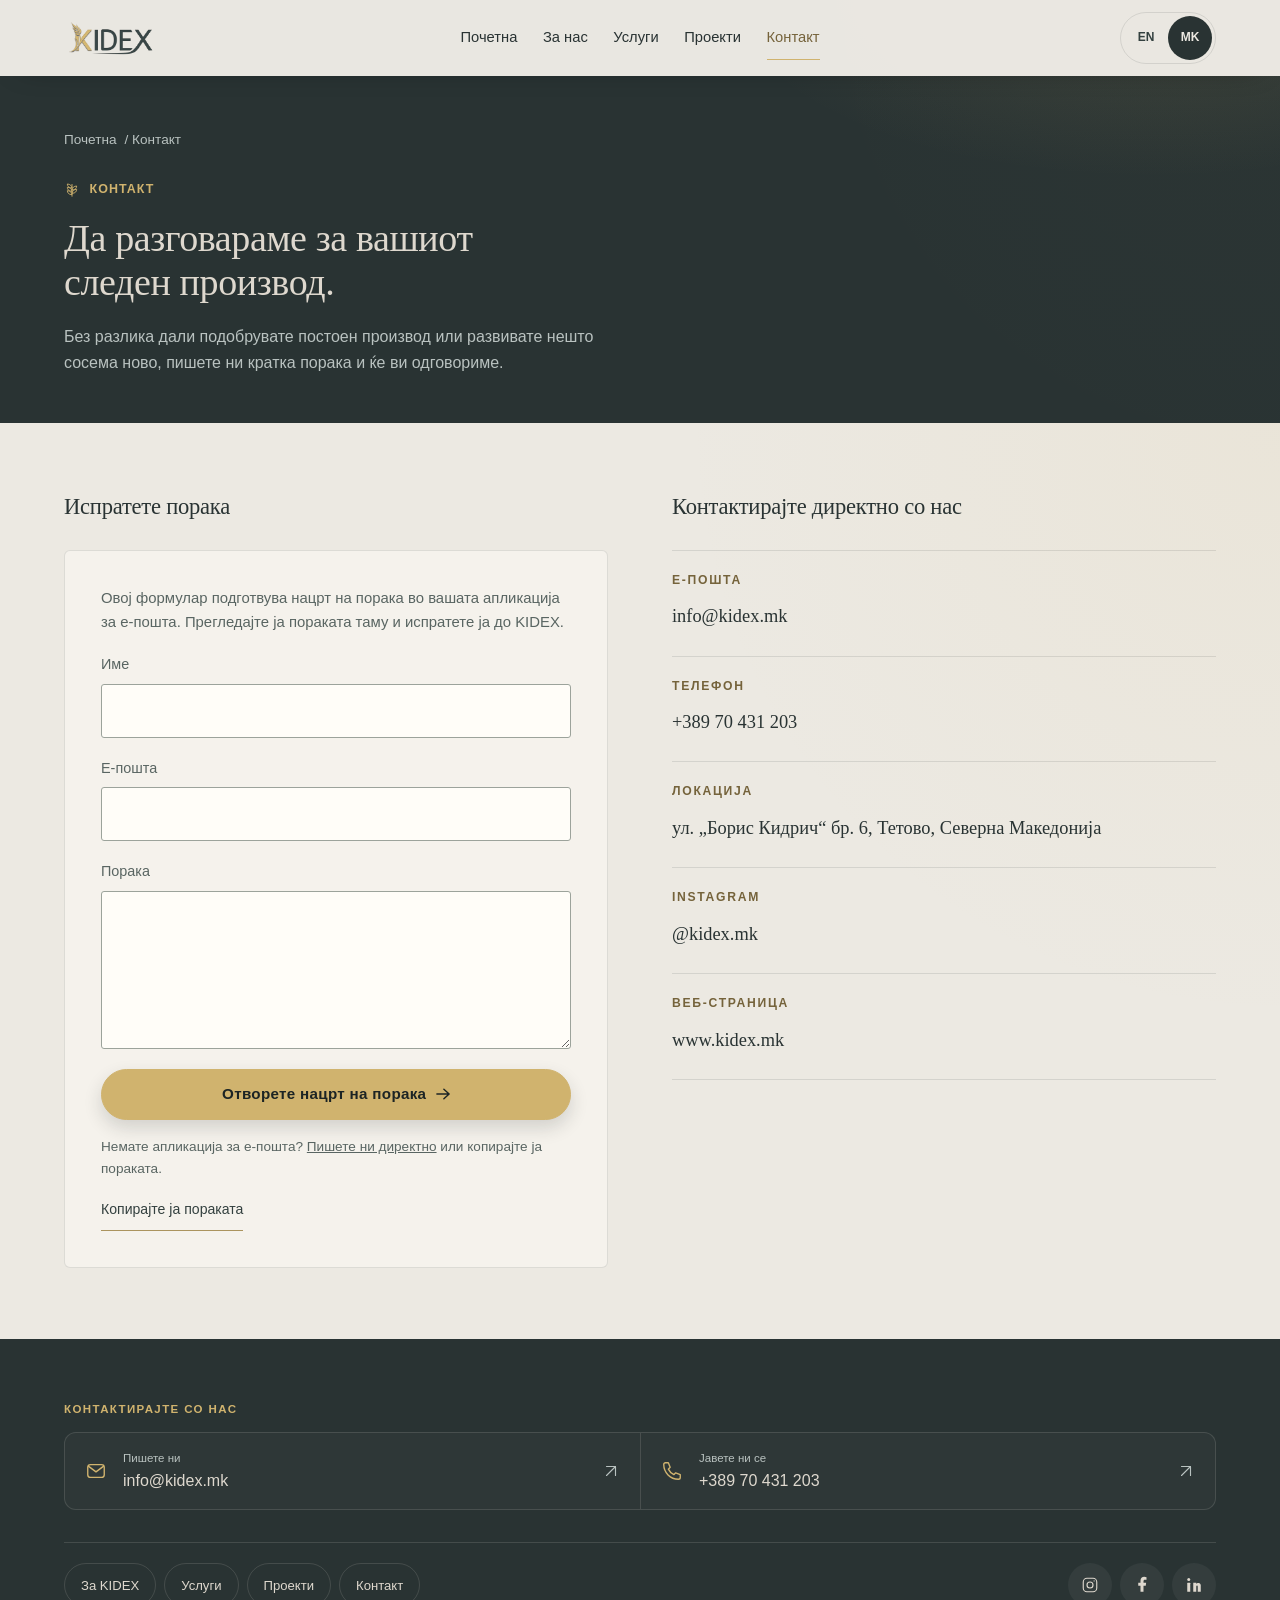
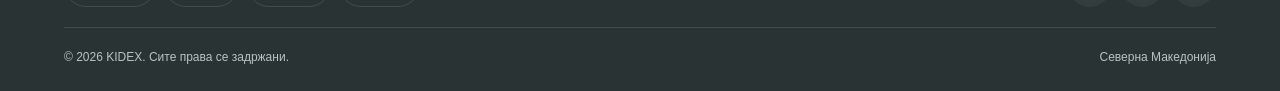
<file: mk/contact.html>
<!DOCTYPE html>
<!-- Maintenance: edit root HTML and translations/mk.json; tools/build.py regenerates mk/.
Shared styles and browser behavior live in css/style.css and js/script.js. -->
<html lang="mk"><head>
    <!-- Document metadata: encoding, viewport, search snippets and social previews. -->
    <meta charset="utf-8">
    <meta content="width=device-width, initial-scale=1.0" name="viewport">
    <title>Контакт - KIDEX | Иновации, советување и решенија</title>
    <meta content="Контактирајте со KIDEX за оптимизација на леб и брашно или развој на нови производи." name="description">
    <meta content="#293333" name="theme-color">
    <meta content="website" property="og:type">
    <meta content="KIDEX" property="og:site_name">
    <meta content="Контакт - KIDEX" property="og:title">
    <meta content="Контактирајте со KIDEX." property="og:description">
    <meta content="https://kidex.mk/images/kidex-logo-horizontal.png" property="og:image">
    <meta content="https://kidex.mk/mk/contact.html" property="og:url">
    <link href="../favicon/favicon-32.png" rel="icon" sizes="32x32" type="image/png">
    <link href="../favicon/favicon-16.png" rel="icon" sizes="16x16" type="image/png">
    <link href="../favicon/favicon-180.png" rel="apple-touch-icon" sizes="180x180">
    <link href="../favicon/favicon-192.png" rel="icon" sizes="192x192" type="image/png">
    <link href="https://fonts.googleapis.com" rel="preconnect">
    <link crossorigin="" href="https://fonts.gstatic.com" rel="preconnect">
    <link href="../css/style.css?v=43" rel="stylesheet">
    <!-- No-JavaScript fallback keeps navigation visible and offers direct contact links. -->
    <noscript><style>.hamburger { display:none !important; } .main-nav { display:flex !important; flex-wrap:wrap; gap:.8rem; } .site-header .container { display:flex; flex-wrap:wrap; padding-block:.75rem; } .main-nav { order:3; width:100%; justify-content:center; } #contact-form .form-field, #contact-form button, #contact-form .form-intro { display:none; } .hero, .page-hero { padding-top:11rem; }</style></noscript><link href="https://kidex.mk/mk/contact.html" rel="canonical"><link href="https://kidex.mk/contact.html" hreflang="en" rel="alternate"><link href="https://kidex.mk/mk/contact.html" hreflang="mk" rel="alternate"><link href="https://kidex.mk/contact.html" hreflang="x-default" rel="alternate"><meta content="mk_MK" property="og:locale"><meta content="en_GB" property="og:locale:alternate"></head>
  <body class="page-contact"><a class="skip-link" href="#main">Прескокнете до содржината</a>
    <!-- Reusable SVG symbols: use href="#icon-name" references these local, decorative icons. -->
    <svg aria-hidden="true" height="0" style="position:absolute" width="0">
      <symbol id="icon-sprig" viewBox="0 0 24 24"><path d="M12 22V3m0 6C7 9 5 6 5 3c4 0 7 3 7 6Zm0 5c-5 0-7-3-7-6 4 0 7 3 7 6Zm0 5c-5 0-7-3-7-6 4 0 7 3 7 6Zm0-7c5 0 7-3 7-6-4 0-7 3-7 6Zm0 5c5 0 7-3 7-6-4 0-7 3-7 6Z" fill="none" stroke="currentColor" stroke-linejoin="round" stroke-width="1.3"></path></symbol>
      <symbol id="icon-arrow" viewBox="0 0 16 16">
        <path d="M1 8h13.5M9 2.5 15 8l-6 5.5" fill="none" stroke-linecap="round" stroke-linejoin="round" stroke-width="1.6"></path>
      </symbol>
      <symbol id="icon-instagram" viewBox="0 0 24 24">
        <rect fill="none" height="18" rx="5" stroke-width="1.6" width="18" x="3" y="3"></rect>
        <circle cx="12" cy="12" fill="none" r="4.2" stroke-width="1.6"></circle>
        <circle cx="17.4" cy="6.6" fill="currentColor" r="1.1" stroke="none"></circle>
      </symbol>
    </svg>
    <!-- Shared fixed header. JS adds nav-ready only after mobile controls are wired. -->
    <header class="site-header" id="site-header">
      <div class="container">
        <button aria-controls="mobile-panel" aria-expanded="false" aria-label="Отворете го менито" class="hamburger" type="button">
          <span></span><span></span><span></span>
        </button>
        <a aria-label="Почетна страница на KIDEX" class="brand" href="index.html">
          <img alt="KIDEX - Иновации, советување, решенија" height="210" src="../images/kidex-logo-nav.png" width="560">
        </a>
        <nav aria-label="Главна навигација" class="main-nav">
          <a href="index.html">Почетна</a>
          <a href="about.html">За нас</a>
          <a href="services.html">Услуги</a>
          <a href="projects.html">Проекти</a>
            <a aria-current="page" href="contact.html">Контакт</a>
        </nav>
        <div class="nav-actions">
          <!-- Real language links work without JS; enhancement adds the compact mobile dropdown. -->
          <nav aria-label="Јазик" class="language-switch"><button class="language-toggle" type="button" aria-expanded="false" aria-controls="language-options" aria-label="Изберете јазик" hidden><span data-language-current></span><svg aria-hidden="true" focusable="false" width="12" height="12" viewBox="0 0 16 16"><path d="m4 6 4 4 4-4" fill="none" stroke="currentColor" stroke-width="1.5" stroke-linecap="round" stroke-linejoin="round"></path></svg></button><div class="language-options" id="language-options"><a aria-label="English" href="../contact.html" hreflang="en" lang="en"><svg class="language-flag" aria-hidden="true" focusable="false" viewBox="0 0 60 30"><path fill="#243b73" d="M0 0h60v30H0z"></path><path d="m0 0 60 30M60 0 0 30" stroke="#fff" stroke-width="6"></path><path fill="#c63545" d="M0 0h4l26 13v2ZM60 0v2L34 15h-4ZM60 30h-4L30 17v-2ZM0 30v-2l26-13h4Z"></path><path d="M30 0v30M0 15h60" stroke="#fff" stroke-width="10"></path><path d="M30 0v30M0 15h60" stroke="#c63545" stroke-width="6"></path></svg><span class="language-code">EN</span></a><a aria-current="true" aria-label="Македонски" href="contact.html" hreflang="mk" lang="mk"><svg class="language-flag" aria-hidden="true" focusable="false" viewBox="0 0 60 30"><path fill="#ce2028" d="M0 0h60v30H0z"></path><path fill="#ffdf00" d="M24 0h12L30 15ZM54 0h6v6L30 15ZM60 11v8L30 15ZM60 24v6h-6L30 15ZM36 30H24l6-15ZM6 30H0v-6l30-9ZM0 19v-8l30 4ZM0 6V0h6l24 15Z"></path><circle cx="30" cy="15" r="6" fill="#ffdf00" stroke="#ce2028" stroke-width="1.5"></circle></svg><span class="language-code">MK</span></a>
          </div></nav>
          <a class="btn btn-primary desktop-only" href="contact.html">Разговарајте со нас <svg aria-hidden="true" focusable="false"><use href="#icon-arrow"></use></svg></a>

        </div>
      </div>
    </header>
    <!-- Closed drawer is inert: hidden links cannot receive keyboard focus. -->
    <div class="mobile-panel" id="mobile-panel" inert="">
      <nav aria-label="Мобилна навигација">
        <a href="index.html">Почетна</a>
        <a href="about.html">За нас</a>
        <a href="services.html">Услуги</a>
        <a href="projects.html">Проекти</a>
            <a aria-current="page" href="contact.html">Контакт</a>
      </nav>
      <a class="btn btn-outline" href="contact.html">Разговарајте со нас <svg aria-hidden="true" focusable="false"><use href="#icon-arrow"></use></svg></a>
    </div>
    <!-- Main content is the skip-link target; its tabindex supports programmatic focus. -->
    <main id="main" tabindex="-1">
      <!-- Section: Let's talk about your next product. -->
      <section class="page-hero">
        <div class="container">
          <nav aria-label="Патека" class="breadcrumb"><a href="index.html">Почетна</a> / Контакт</nav>
          <span class="eyebrow"><svg aria-hidden="true" class="sprig" focusable="false"><use href="#icon-sprig"></use></svg>Контакт</span>
          <h1>Да разговараме за вашиот следен производ.</h1>
          <p>Без разлика дали подобрувате постоен производ или развивате нешто сосема ново, пишете ни кратка порака и ќе ви одговориме.</p>

        </div>
      </section>
      <!-- Section: Send a message -->
      <section class="on-light">
        <div class="container contact-grid">
          <div class="reveal contact-message">
            <h2 class="contact-heading"><svg aria-hidden="true" class="sprig" focusable="false"><use href="#icon-sprig"></use></svg>Испратете порака</h2>
            <!-- Draft helper only: native validation + JS create a mailto draft, never send email. -->
            <form aria-describedby="email-note" id="contact-form">
              <p class="form-intro" id="email-note">Овој формулар подготвува нацрт на порака во вашата апликација за е-пошта. Прегледајте ја пораката таму и испратете ја до KIDEX.</p>
              <div class="form-field">
                <label for="cf-name">Име</label>
                <input autocomplete="name" id="cf-name" maxlength="100" name="name" required="" type="text">
              </div>
              <div class="form-field">
                <label for="cf-email">Е-пошта</label>
                <input autocomplete="email" id="cf-email" maxlength="254" name="email" required="" type="email">
              </div>
              <div class="form-field">
                <label for="cf-message">Порака</label>
                <textarea id="cf-message" maxlength="1500" name="message" required="" rows="5"></textarea>
              </div>
              <button class="btn btn-primary" type="submit">Отворете нацрт на порака <svg aria-hidden="true" focusable="false"><use href="#icon-arrow"></use></svg></button>
              <p class="form-note">Немате апликација за е-пошта? <a href="mailto:info@kidex.mk">Пишете ни директно</a> или копирајте ја пораката.</p><button class="copy-message" type="button">Копирајте ја пораката</button>
              <!-- Accessible status region announces validation and clipboard results without stealing focus. -->
              <p aria-live="polite" class="form-status" role="status"></p>
              <noscript>
                <p class="form-note">Пишете на <a href="mailto:info@kidex.mk">info@kidex.mk</a> директно. За подготовка на нацрт на порака е потребен JavaScript.</p></noscript>
            </form>
          </div>
          <div class="reveal contact-details">
            <h2 class="contact-heading"><svg aria-hidden="true" class="sprig" focusable="false"><use href="#icon-sprig"></use></svg>Контактирајте директно со нас</h2>
            <dl class="contact-list">
              <div>
                <dt>Е-пошта</dt>
                <dd><a href="mailto:info@kidex.mk">info@kidex.mk</a></dd>
              </div>
              <div>
                <dt>Телефон</dt>
                <dd><a href="tel:+38970431203">+389 70 431 203</a></dd>
              </div>
              <div>
                <dt>Локација</dt>
                <dd><a href="https://www.google.com/maps/search/?api=1&amp;query=Boris+Kidrich+6+Tetovo+North+Macedonia" rel="noopener" target="_blank">ул. „Борис Кидрич“ бр. 6, Тетово, Северна Македонија</a></dd>
              </div>
              <div>
                <dt>Instagram</dt>
                <dd><a href="https://www.instagram.com/kidex.mk/" rel="noopener" target="_blank">@kidex.mk</a></dd>
              </div>
              <div>
                <dt>Веб-страница</dt>
                <dd><a href="https://www.kidex.mk" rel="noopener" target="_blank">www.kidex.mk</a></dd>
              </div>
            </dl>
          </div>
        </div>
      </section>
    </main>
    <!-- Shared footer: contact actions, navigation and social links; intentionally no logo. -->
    <footer class="site-footer">
      <div class="container">
        <div class="footer-main">
          <div class="footer-contact">
            <h2>Контактирајте со нас</h2>
            <!-- Email/telephone anchors open the visitor's own application. -->
            <div class="footer-contact-card">
              <a class="footer-contact-link" href="mailto:info@kidex.mk">
                <span class="footer-contact-icon"><svg aria-hidden="true" focusable="false" viewBox="0 0 24 24" fill="none" stroke="currentColor" stroke-width="1.5" stroke-linecap="round" stroke-linejoin="round"><rect x="3" y="5" width="18" height="14" rx="3"/><path d="m4 7 8 6 8-6"/></svg></span>
                <span class="footer-contact-copy"><span class="footer-contact-label">Пишете ни</span><span class="footer-contact-value">info@kidex.mk</span></span>
                <span class="footer-contact-arrow"><svg aria-hidden="true" focusable="false" viewBox="0 0 24 24" fill="none" stroke="currentColor" stroke-width="1.5" stroke-linecap="round" stroke-linejoin="round"><path d="M6 18 18 6M6 6h12v12"/></svg></span>
              </a>
              <a class="footer-contact-link" href="tel:+38970431203">
                <span class="footer-contact-icon"><svg aria-hidden="true" focusable="false" viewBox="0 0 24 24" fill="none" stroke="currentColor" stroke-width="1.5" stroke-linecap="round" stroke-linejoin="round"><path d="M8 3H5a2 2 0 0 0-2 2c0 8.8 7.2 16 16 16a2 2 0 0 0 2-2v-3l-5-2-2 2a13 13 0 0 1-6-6l2-2-2-5Z"/></svg></span>
                <span class="footer-contact-copy"><span class="footer-contact-label">Јавете ни се</span><span class="footer-contact-value">+389 70 431 203</span></span>
                <span class="footer-contact-arrow"><svg aria-hidden="true" focusable="false" viewBox="0 0 24 24" fill="none" stroke="currentColor" stroke-width="1.5" stroke-linecap="round" stroke-linejoin="round"><path d="M6 18 18 6M6 6h12v12"/></svg></span>
              </a>
            </div>
          </div>
        </div>
        <div class="footer-utility">
          <nav class="footer-nav" aria-label="Навигација во подножјето">
            <a href="about.html">За KIDEX</a>
            <a href="services.html">Услуги</a>
            <a href="projects.html">Проекти</a>
            <a href="contact.html">Контакт</a>
          </nav>
          <!-- External social links use noopener when opening a new tab. -->
          <nav class="footer-social" aria-label="Социјални мрежи">
            <a href="https://www.instagram.com/kidex.mk/" target="_blank" rel="noopener" aria-label="Instagram" title="Instagram"><svg aria-hidden="true" focusable="false" viewBox="0 0 24 24" fill="none" stroke="currentColor" stroke-width="1.5" stroke-linecap="round" stroke-linejoin="round"><rect x="3" y="3" width="18" height="18" rx="5"/><circle cx="12" cy="12" r="4"/><circle cx="17.5" cy="6.5" r=".8" fill="currentColor" stroke="none"/></svg></a>
            <a href="https://www.facebook.com/profile.php?id=100089504146564" target="_blank" rel="noopener" aria-label="Facebook" title="Facebook"><svg aria-hidden="true" focusable="false" viewBox="0 0 24 24" fill="none" stroke="currentColor" stroke-width="1.5" stroke-linecap="round" stroke-linejoin="round"><path d="M14 21v-8h3l.5-4H14V7c0-1.2.4-2 2-2h2V1.5A24 24 0 0 0 15 1c-3 0-5 1.9-5 5.4V9H7v4h3v8Z" fill="currentColor" stroke="none"/></svg></a>
            <a href="https://www.linkedin.com/in/toni-acoski-96036b47/" target="_blank" rel="noopener" aria-label="LinkedIn" title="LinkedIn"><svg aria-hidden="true" focusable="false" viewBox="0 0 24 24" fill="none" stroke="currentColor" stroke-width="1.5" stroke-linecap="round" stroke-linejoin="round"><rect x="3" y="9" width="4" height="12" rx=".5" fill="currentColor" stroke="none"/><circle cx="5" cy="4.5" r="2" fill="currentColor" stroke="none"/><path d="M11 21V9h4v1.5c1-1.5 5-2.5 6 1.5v9h-4v-7c0-2-2-2-2 0v7Z" fill="currentColor" stroke="none"/></svg></a>
          </nav>
        </div>
        <div class="footer-bottom">
          <span>© <span data-year="">2026</span> KIDEX. Сите права се задржани.</span>
          <span class="made">Северна Македонија</span>
        </div>
      </div>
    </footer>
    <!-- Loaded after markup: shared JS can query components without a DOM-ready listener. -->
    <script src="../js/script.js?v=10"></script>


</body></html>
</file>
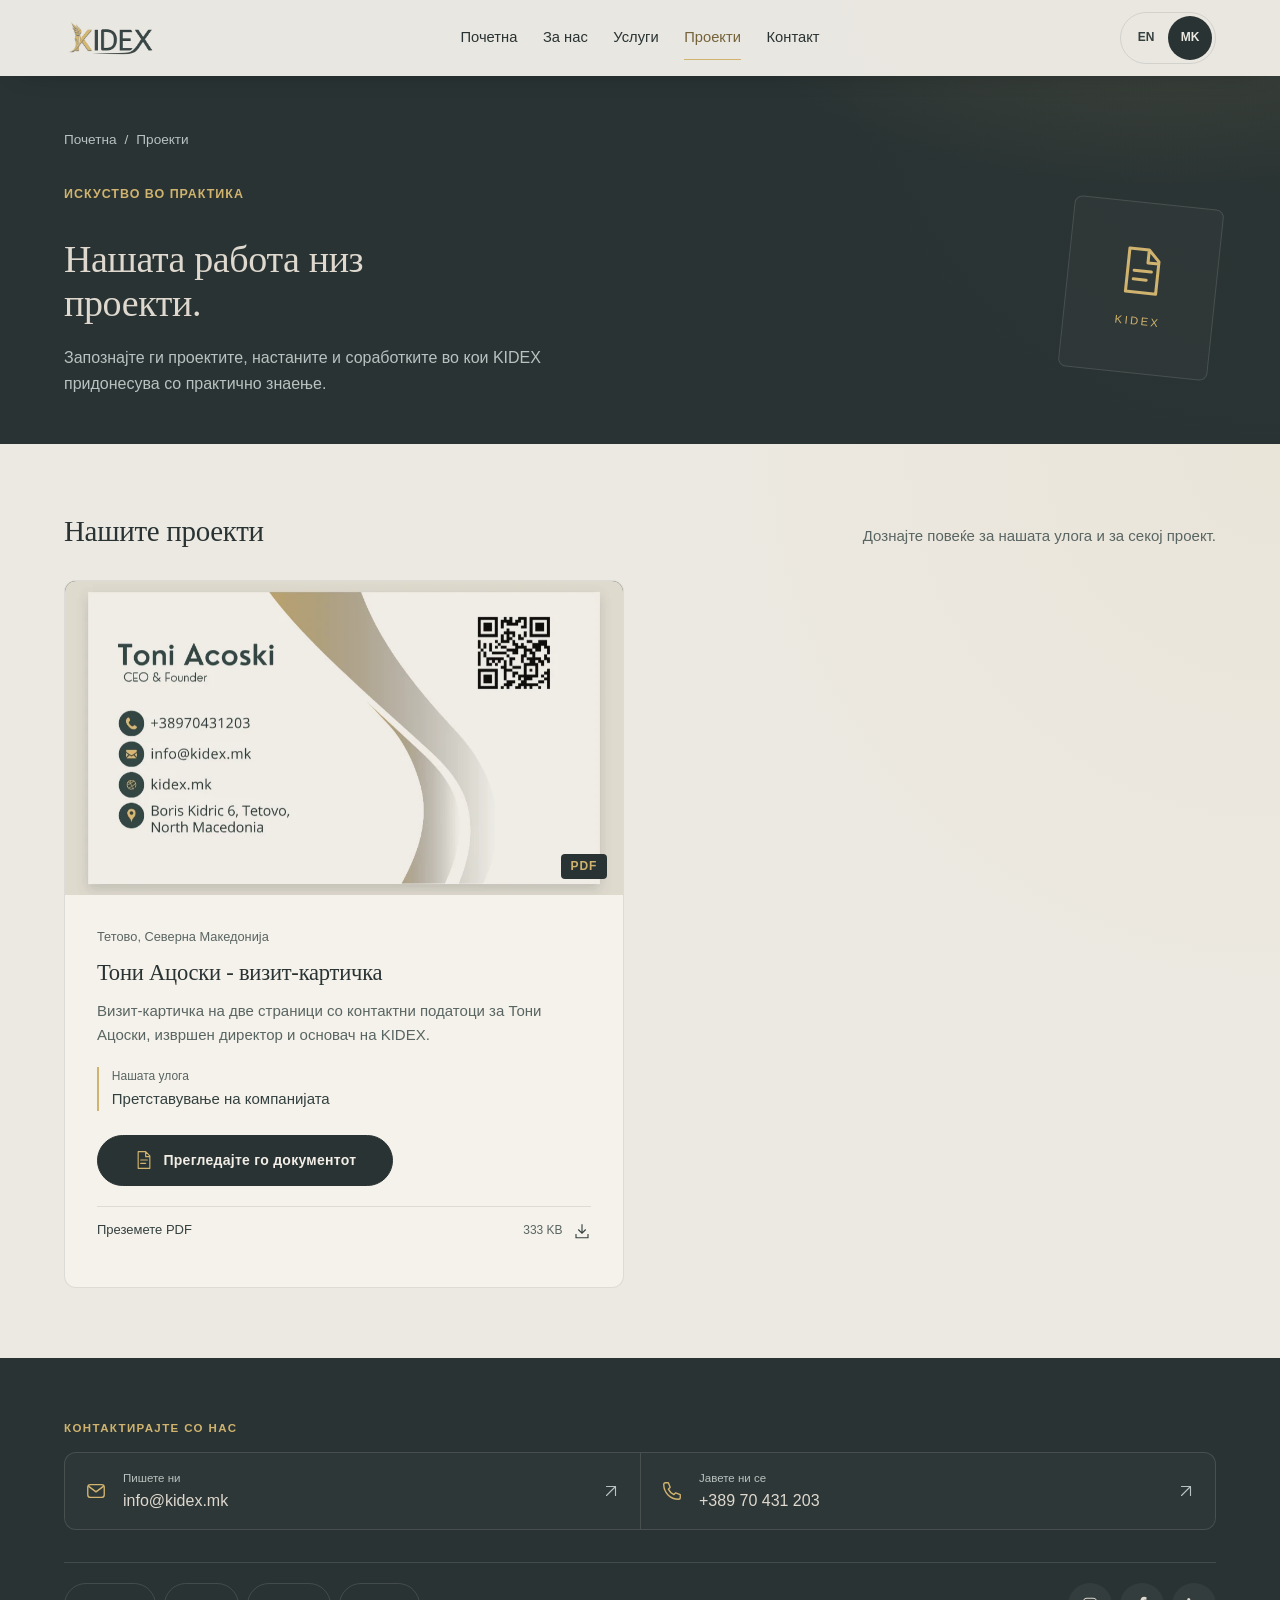
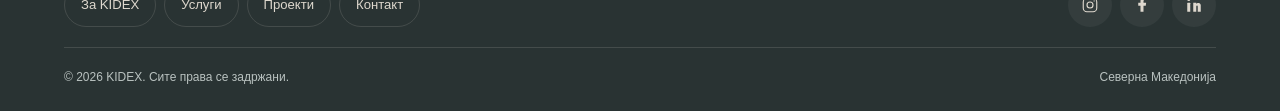
<file: mk/projects.html>
<!DOCTYPE html>
<!-- Maintenance: edit root HTML and translations/mk.json; tools/build.py regenerates mk/.
Shared styles and browser behavior live in css/style.css and js/script.js. -->
<html lang="mk"><head>
    <!-- Document metadata: encoding, viewport, search snippets and social previews. -->
    <meta charset="utf-8">
    <meta content="width=device-width, initial-scale=1.0" name="viewport">
    <title>Проекти - KIDEX</title>
    <meta content="Запознајте ги проектите во кои учествува KIDEX. Прегледајте и преземете извештаи и презентации." name="description">
    <meta content="#293333" name="theme-color">
    <meta content="website" property="og:type">
    <meta content="KIDEX" property="og:site_name">
    <meta content="Проекти - KIDEX" property="og:title">
    <meta content="Запознајте ги проектите во кои учествува KIDEX. Прегледајте и преземете извештаи и презентации." property="og:description">
    <meta content="https://kidex.mk/images/kidex-logo-horizontal.png" property="og:image">
    <meta content="https://kidex.mk/mk/projects.html" property="og:url">
    <link href="../favicon/favicon-32.png" rel="icon" sizes="32x32" type="image/png">
    <link href="../favicon/favicon-16.png" rel="icon" sizes="16x16" type="image/png">
    <link href="../favicon/favicon-180.png" rel="apple-touch-icon" sizes="180x180">
    <link href="../favicon/favicon-192.png" rel="icon" sizes="192x192" type="image/png">
    <link href="https://fonts.googleapis.com" rel="preconnect">
    <link crossorigin="" href="https://fonts.gstatic.com" rel="preconnect">
    <link href="../css/style.css?v=43" rel="stylesheet">
    <!-- No-JavaScript fallback keeps navigation visible and offers direct contact links. -->
    <noscript><style>.hamburger { display:none !important; } .main-nav { display:flex !important; flex-wrap:wrap; gap:.8rem; } .site-header .container { display:flex; flex-wrap:wrap; padding-block:.75rem; } .main-nav { order:3; width:100%; justify-content:center; } #contact-form .form-field, #contact-form button, #contact-form .form-intro { display:none; } .hero, .page-hero { padding-top:11rem; }</style></noscript><link href="https://kidex.mk/mk/projects.html" rel="canonical"><link href="https://kidex.mk/projects.html" hreflang="en" rel="alternate"><link href="https://kidex.mk/mk/projects.html" hreflang="mk" rel="alternate"><link href="https://kidex.mk/projects.html" hreflang="x-default" rel="alternate"><meta content="mk_MK" property="og:locale"><meta content="en_GB" property="og:locale:alternate"></head>
  <body class="page-projects"><a class="skip-link" href="#main">Прескокнете до содржината</a>
    <!-- Reusable SVG symbols: use href="#icon-name" references these local, decorative icons. -->
    <svg aria-hidden="true" height="0" style="position:absolute" width="0">
      <symbol id="icon-sprig" viewBox="0 0 24 24"><path d="M12 22V3m0 6C7 9 5 6 5 3c4 0 7 3 7 6Zm0 5c-5 0-7-3-7-6 4 0 7 3 7 6Zm0 5c-5 0-7-3-7-6 4 0 7 3 7 6Zm0-7c5 0 7-3 7-6-4 0-7 3-7 6Zm0 5c5 0 7-3 7-6-4 0-7 3-7 6Z" fill="none" stroke="currentColor" stroke-linejoin="round" stroke-width="1.3"></path></symbol>
      <symbol id="icon-arrow" viewBox="0 0 16 16">
        <path d="M1 8h13.5M9 2.5 15 8l-6 5.5" fill="none" stroke-linecap="round" stroke-linejoin="round" stroke-width="1.6"></path>
      </symbol>
      <symbol id="icon-instagram" viewBox="0 0 24 24">
        <rect fill="none" height="18" rx="5" stroke-width="1.6" width="18" x="3" y="3"></rect>
        <circle cx="12" cy="12" fill="none" r="4.2" stroke-width="1.6"></circle>
        <circle cx="17.4" cy="6.6" fill="currentColor" r="1.1" stroke="none"></circle>
      </symbol>
    </svg>
    <!-- Shared fixed header. JS adds nav-ready only after mobile controls are wired. -->
    <header class="site-header" id="site-header">
      <div class="container">
        <button aria-controls="mobile-panel" aria-expanded="false" aria-label="Отворете го менито" class="hamburger" type="button">
          <span></span><span></span><span></span>
        </button>
        <a aria-label="Почетна страница на KIDEX" class="brand" href="index.html">
          <img alt="KIDEX - Иновации, советување, решенија" height="210" src="../images/kidex-logo-nav.png" width="560">
        </a>
        <nav aria-label="Главна навигација" class="main-nav">
          <a href="index.html">Почетна</a>
          <a href="about.html">За нас</a>
          <a href="services.html">Услуги</a>
          <a aria-current="page" href="projects.html">Проекти</a>
            <a href="contact.html">Контакт</a>
        </nav>
        <div class="nav-actions">
          <!-- Real language links work without JS; enhancement adds the compact mobile dropdown. -->
          <nav aria-label="Јазик" class="language-switch"><button class="language-toggle" type="button" aria-expanded="false" aria-controls="language-options" aria-label="Изберете јазик" hidden><span data-language-current></span><svg aria-hidden="true" focusable="false" width="12" height="12" viewBox="0 0 16 16"><path d="m4 6 4 4 4-4" fill="none" stroke="currentColor" stroke-width="1.5" stroke-linecap="round" stroke-linejoin="round"></path></svg></button><div class="language-options" id="language-options"><a aria-label="English" href="../projects.html" hreflang="en" lang="en"><svg class="language-flag" aria-hidden="true" focusable="false" viewBox="0 0 60 30"><path fill="#243b73" d="M0 0h60v30H0z"></path><path d="m0 0 60 30M60 0 0 30" stroke="#fff" stroke-width="6"></path><path fill="#c63545" d="M0 0h4l26 13v2ZM60 0v2L34 15h-4ZM60 30h-4L30 17v-2ZM0 30v-2l26-13h4Z"></path><path d="M30 0v30M0 15h60" stroke="#fff" stroke-width="10"></path><path d="M30 0v30M0 15h60" stroke="#c63545" stroke-width="6"></path></svg><span class="language-code">EN</span></a><a aria-current="true" aria-label="Македонски" href="projects.html" hreflang="mk" lang="mk"><svg class="language-flag" aria-hidden="true" focusable="false" viewBox="0 0 60 30"><path fill="#ce2028" d="M0 0h60v30H0z"></path><path fill="#ffdf00" d="M24 0h12L30 15ZM54 0h6v6L30 15ZM60 11v8L30 15ZM60 24v6h-6L30 15ZM36 30H24l6-15ZM6 30H0v-6l30-9ZM0 19v-8l30 4ZM0 6V0h6l24 15Z"></path><circle cx="30" cy="15" r="6" fill="#ffdf00" stroke="#ce2028" stroke-width="1.5"></circle></svg><span class="language-code">MK</span></a>
          </div></nav>
          <a class="btn btn-primary desktop-only" href="contact.html">Разговарајте со нас <svg aria-hidden="true" focusable="false"><use href="#icon-arrow"></use></svg></a>

        </div>
      </div>
    </header>
    <!-- Closed drawer is inert: hidden links cannot receive keyboard focus. -->
    <div class="mobile-panel" id="mobile-panel" inert="">
      <nav aria-label="Мобилна навигација">
        <a href="index.html">Почетна</a>
        <a href="about.html">За нас</a>
        <a href="services.html">Услуги</a>
        <a aria-current="page" href="projects.html">Проекти</a>
            <a href="contact.html">Контакт</a>
      </nav>
      <a class="btn btn-outline" href="contact.html">Разговарајте со нас <svg aria-hidden="true" focusable="false"><use href="#icon-arrow"></use></svg></a>
    </div>
    <!-- Main content is the skip-link target; its tabindex supports programmatic focus. -->
    <main id="main" tabindex="-1">
    <section class="page-hero projects-hero" aria-labelledby="projects-title"><div class="container">
      <nav aria-label="Патека" class="breadcrumb"><a href="index.html">Почетна</a><span aria-hidden="true">/</span><span aria-current="page">Проекти</span></nav>
      <div class="projects-intro"><div><span class="eyebrow">Искуство во практика</span><h1 id="projects-title">Нашата работа низ проекти.</h1><p>Запознајте ги проектите, настаните и соработките во кои KIDEX придонесува со практично знаење.</p></div><div class="projects-emblem" aria-hidden="true"><svg aria-hidden="true" focusable="false" viewBox="0 0 24 24" fill="none" stroke="currentColor" stroke-width="1.4" stroke-linecap="round" stroke-linejoin="round"><path d="M14 2H5v20h14V7l-5-5ZM14 2v6h5M8 12h8M8 16h6"/></svg><span>KIDEX</span></div></div>
    </div></section>
    <section class="on-light projects-library" aria-labelledby="project-library-title"><div class="container">
      <div class="projects-library-heading"><h2 id="project-library-title">Нашите проекти</h2><p>Дознајте повеќе за нашата улога и за секој проект.</p></div>
      <div class="project-grid"><article class="project-card" id="project-toni-acoski" aria-labelledby="title-project-toni-acoski">
      <a class="project-cover" href="../documents/projects/toni-acoski-test.pdf" data-project-preview data-project-title="Тони Ацоски - визит-картичка" aria-label="Прегледајте го документот: Тони Ацоски - визит-картичка"><img src="../images/projects/toni-acoski.webp" alt="" loading="lazy" decoding="async"><span class="project-cover-label">PDF</span></a>
      <div class="project-card-body"><div class="project-meta"><span>Тетово, Северна Македонија</span></div>
      <h3 id="title-project-toni-acoski">Тони Ацоски - визит-картичка</h3><p>Визит-картичка на две страници со контактни податоци за Тони Ацоски, извршен директор и основач на KIDEX.</p>
      <dl class="project-role"><dt>Нашата улога</dt><dd>Претставување на компанијата</dd></dl>
      <a class="btn btn-dark project-preview-link" href="../documents/projects/toni-acoski-test.pdf" data-project-preview data-project-title="Тони Ацоски - визит-картичка"><svg aria-hidden="true" focusable="false" viewBox="0 0 24 24" fill="none" stroke="currentColor" stroke-width="1.4" stroke-linecap="round" stroke-linejoin="round"><path d="M14 2H5v20h14V7l-5-5ZM14 2v6h5M8 12h8M8 16h6"/></svg>Прегледајте го документот</a>
      <div class="project-downloads"><a class="project-download" href="../documents/projects/toni-acoski-test.pdf" download>Преземете PDF<span>333 KB</span><svg aria-hidden="true" focusable="false" viewBox="0 0 24 24" fill="none" stroke="currentColor" stroke-width="1.5"><path d="M12 3v12m-5-5 5 5 5-5M4 16v5h16v-5"/></svg></a></div></div>
    </article></div>
    </div></section>
  </main>
  <!-- Progressive enhancement: without JavaScript, preview links open the PDF directly. -->
  <dialog class="project-dialog" aria-labelledby="project-dialog-title" data-project-dialog>
    <div class="project-dialog-bar"><h2 id="project-dialog-title">Преглед на документ за проект</h2><button type="button" class="project-dialog-close" data-project-close autofocus aria-label="Затворете го прегледот"><svg aria-hidden="true" viewBox="0 0 24 24" fill="none" stroke="currentColor" stroke-width="1.8"><path d="m6 6 12 12M18 6 6 18"/></svg></button></div>
    <div class="project-dialog-tools"><a data-project-open target="_blank" rel="noopener">Отворете го PDF-документот во ново јазиче</a><a data-project-download download>Преземете PDF</a></div>
    <p class="project-dialog-help">Ако прегледот не се прикажува на вашиот уред, отворете го PDF-документот во ново јазиче или преземете го.</p><div class="project-document-frame" data-project-frame></div>
  </dialog>
    <!-- Shared footer: contact actions, navigation and social links; intentionally no logo. -->
    <footer class="site-footer">
      <div class="container">
        <div class="footer-main">
          <div class="footer-contact">
            <h2>Контактирајте со нас</h2>
            <!-- Email/telephone anchors open the visitor's own application. -->
            <div class="footer-contact-card">
              <a class="footer-contact-link" href="mailto:info@kidex.mk">
                <span class="footer-contact-icon"><svg aria-hidden="true" focusable="false" viewBox="0 0 24 24" fill="none" stroke="currentColor" stroke-width="1.5" stroke-linecap="round" stroke-linejoin="round"><rect x="3" y="5" width="18" height="14" rx="3"/><path d="m4 7 8 6 8-6"/></svg></span>
                <span class="footer-contact-copy"><span class="footer-contact-label">Пишете ни</span><span class="footer-contact-value">info@kidex.mk</span></span>
                <span class="footer-contact-arrow"><svg aria-hidden="true" focusable="false" viewBox="0 0 24 24" fill="none" stroke="currentColor" stroke-width="1.5" stroke-linecap="round" stroke-linejoin="round"><path d="M6 18 18 6M6 6h12v12"/></svg></span>
              </a>
              <a class="footer-contact-link" href="tel:+38970431203">
                <span class="footer-contact-icon"><svg aria-hidden="true" focusable="false" viewBox="0 0 24 24" fill="none" stroke="currentColor" stroke-width="1.5" stroke-linecap="round" stroke-linejoin="round"><path d="M8 3H5a2 2 0 0 0-2 2c0 8.8 7.2 16 16 16a2 2 0 0 0 2-2v-3l-5-2-2 2a13 13 0 0 1-6-6l2-2-2-5Z"/></svg></span>
                <span class="footer-contact-copy"><span class="footer-contact-label">Јавете ни се</span><span class="footer-contact-value">+389 70 431 203</span></span>
                <span class="footer-contact-arrow"><svg aria-hidden="true" focusable="false" viewBox="0 0 24 24" fill="none" stroke="currentColor" stroke-width="1.5" stroke-linecap="round" stroke-linejoin="round"><path d="M6 18 18 6M6 6h12v12"/></svg></span>
              </a>
            </div>
          </div>
        </div>
        <div class="footer-utility">
          <nav class="footer-nav" aria-label="Навигација во подножјето">
            <a href="about.html">За KIDEX</a>
            <a href="services.html">Услуги</a>
            <a aria-current="page" href="projects.html">Проекти</a>
            <a href="contact.html">Контакт</a>
          </nav>
          <!-- External social links use noopener when opening a new tab. -->
          <nav class="footer-social" aria-label="Социјални мрежи">
            <a href="https://www.instagram.com/kidex.mk/" target="_blank" rel="noopener" aria-label="Instagram" title="Instagram"><svg aria-hidden="true" focusable="false" viewBox="0 0 24 24" fill="none" stroke="currentColor" stroke-width="1.5" stroke-linecap="round" stroke-linejoin="round"><rect x="3" y="3" width="18" height="18" rx="5"/><circle cx="12" cy="12" r="4"/><circle cx="17.5" cy="6.5" r=".8" fill="currentColor" stroke="none"/></svg></a>
            <a href="https://www.facebook.com/profile.php?id=100089504146564" target="_blank" rel="noopener" aria-label="Facebook" title="Facebook"><svg aria-hidden="true" focusable="false" viewBox="0 0 24 24" fill="none" stroke="currentColor" stroke-width="1.5" stroke-linecap="round" stroke-linejoin="round"><path d="M14 21v-8h3l.5-4H14V7c0-1.2.4-2 2-2h2V1.5A24 24 0 0 0 15 1c-3 0-5 1.9-5 5.4V9H7v4h3v8Z" fill="currentColor" stroke="none"/></svg></a>
            <a href="https://www.linkedin.com/in/toni-acoski-96036b47/" target="_blank" rel="noopener" aria-label="LinkedIn" title="LinkedIn"><svg aria-hidden="true" focusable="false" viewBox="0 0 24 24" fill="none" stroke="currentColor" stroke-width="1.5" stroke-linecap="round" stroke-linejoin="round"><rect x="3" y="9" width="4" height="12" rx=".5" fill="currentColor" stroke="none"/><circle cx="5" cy="4.5" r="2" fill="currentColor" stroke="none"/><path d="M11 21V9h4v1.5c1-1.5 5-2.5 6 1.5v9h-4v-7c0-2-2-2-2 0v7Z" fill="currentColor" stroke="none"/></svg></a>
          </nav>
        </div>
        <div class="footer-bottom">
          <span>© <span data-year="">2026</span> KIDEX. Сите права се задржани.</span>
          <span class="made">Северна Македонија</span>
        </div>
      </div>
    </footer>
    <!-- Loaded after markup: shared JS can query components without a DOM-ready listener. -->
    <script src="../js/script.js?v=10"></script>
    <script src="../js/projects.js?v=1"></script>


</body></html>
</file>
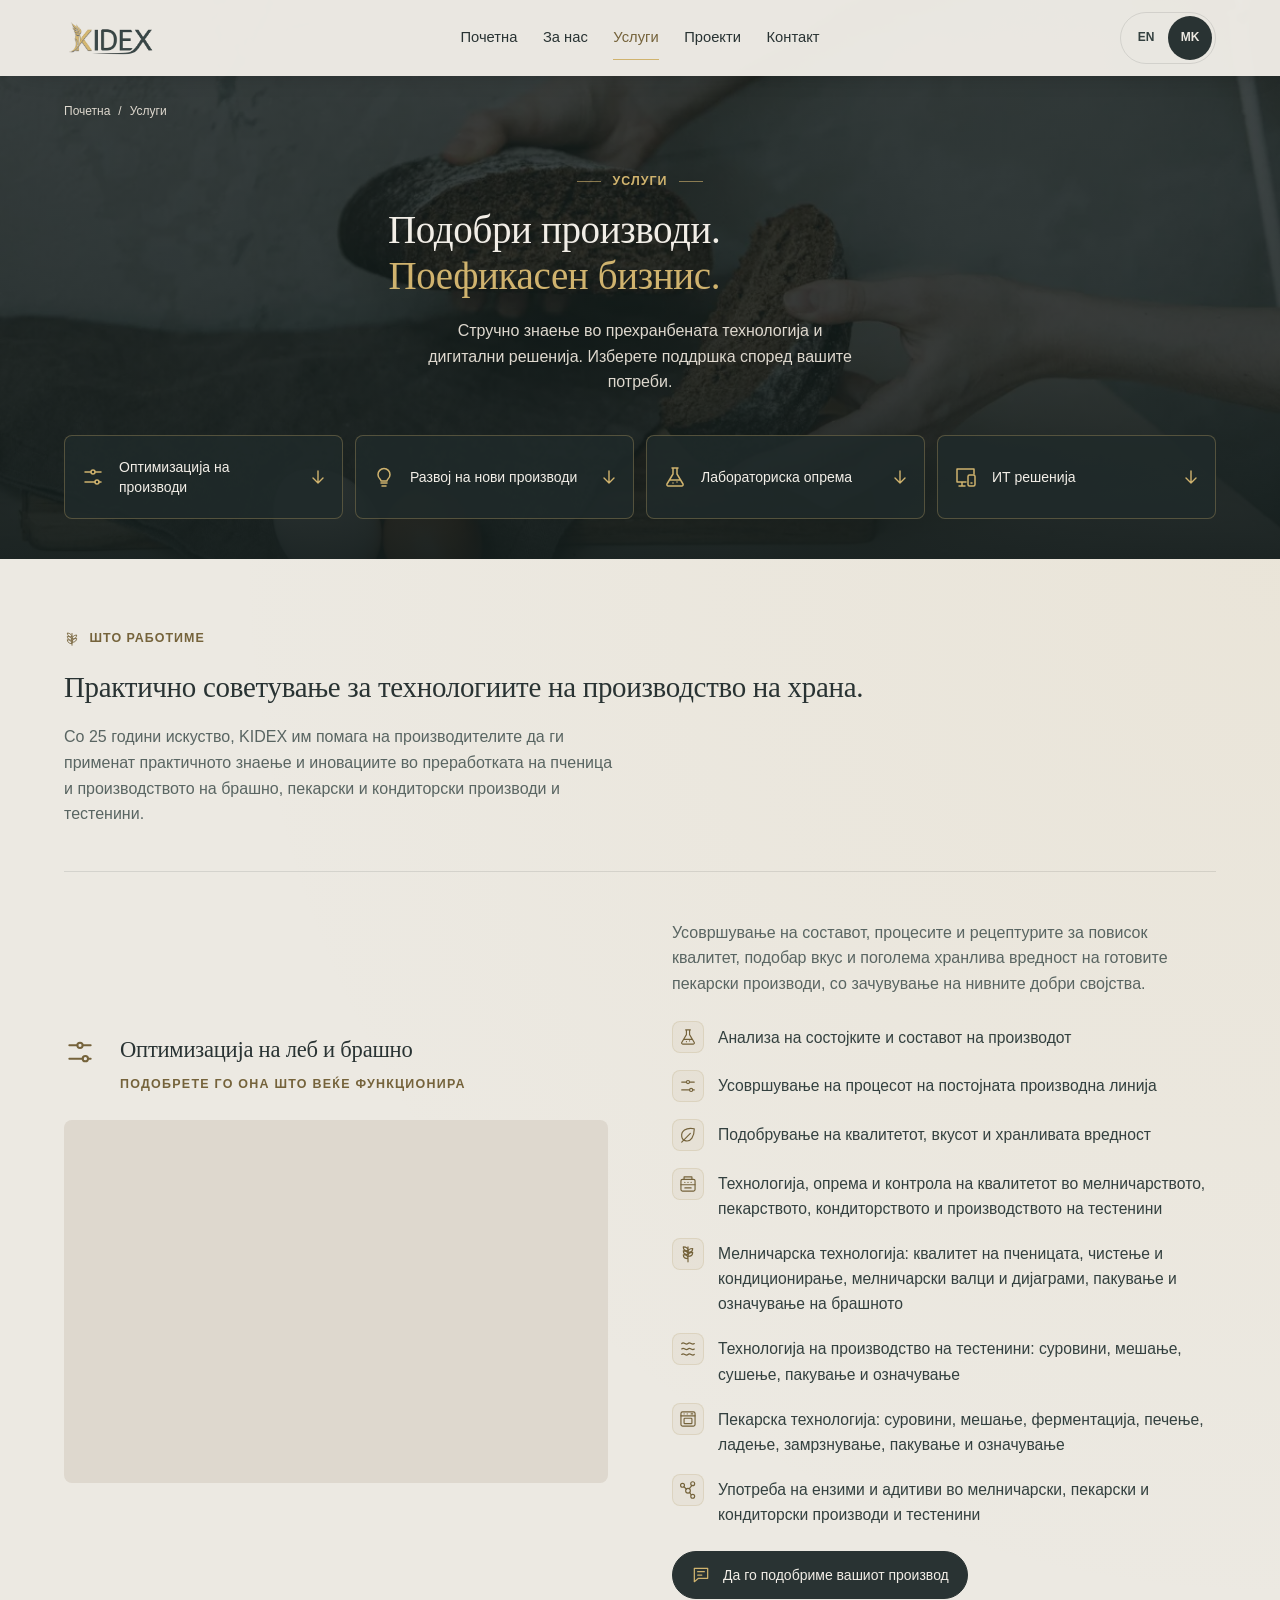
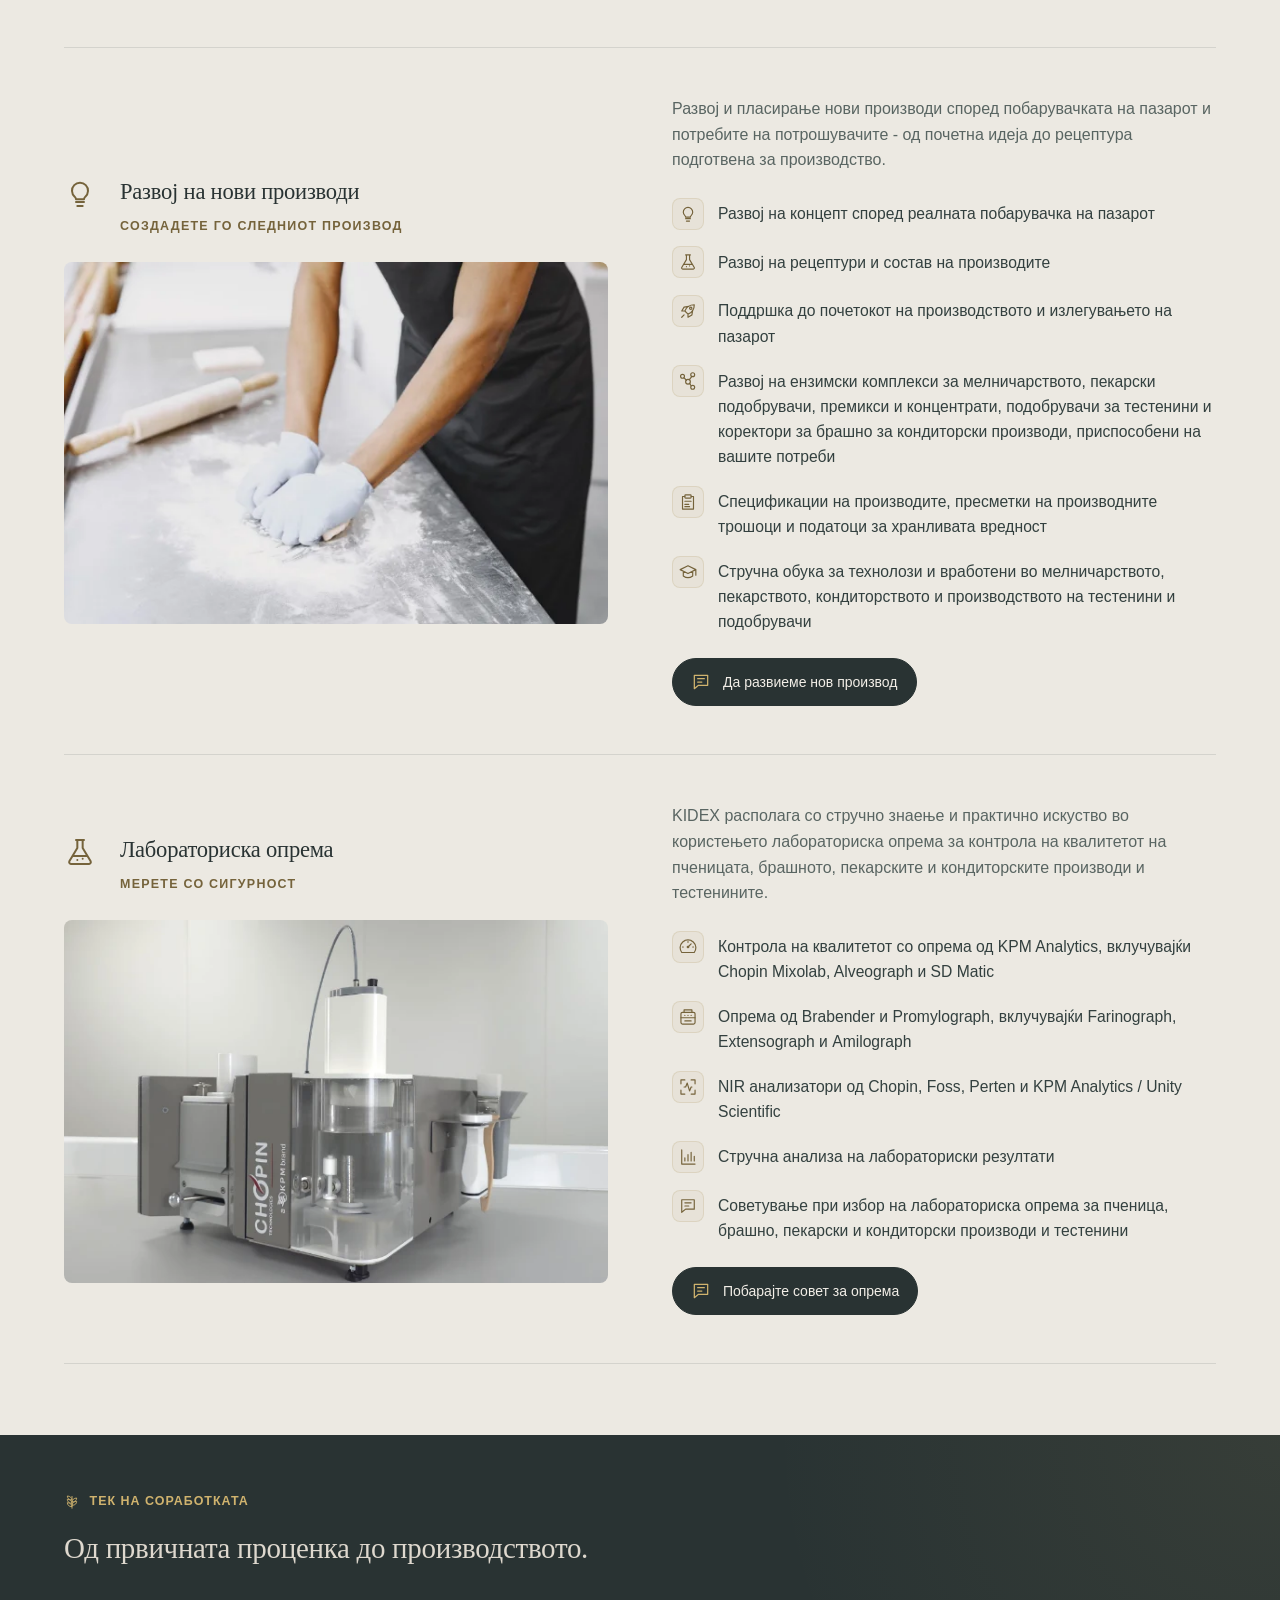
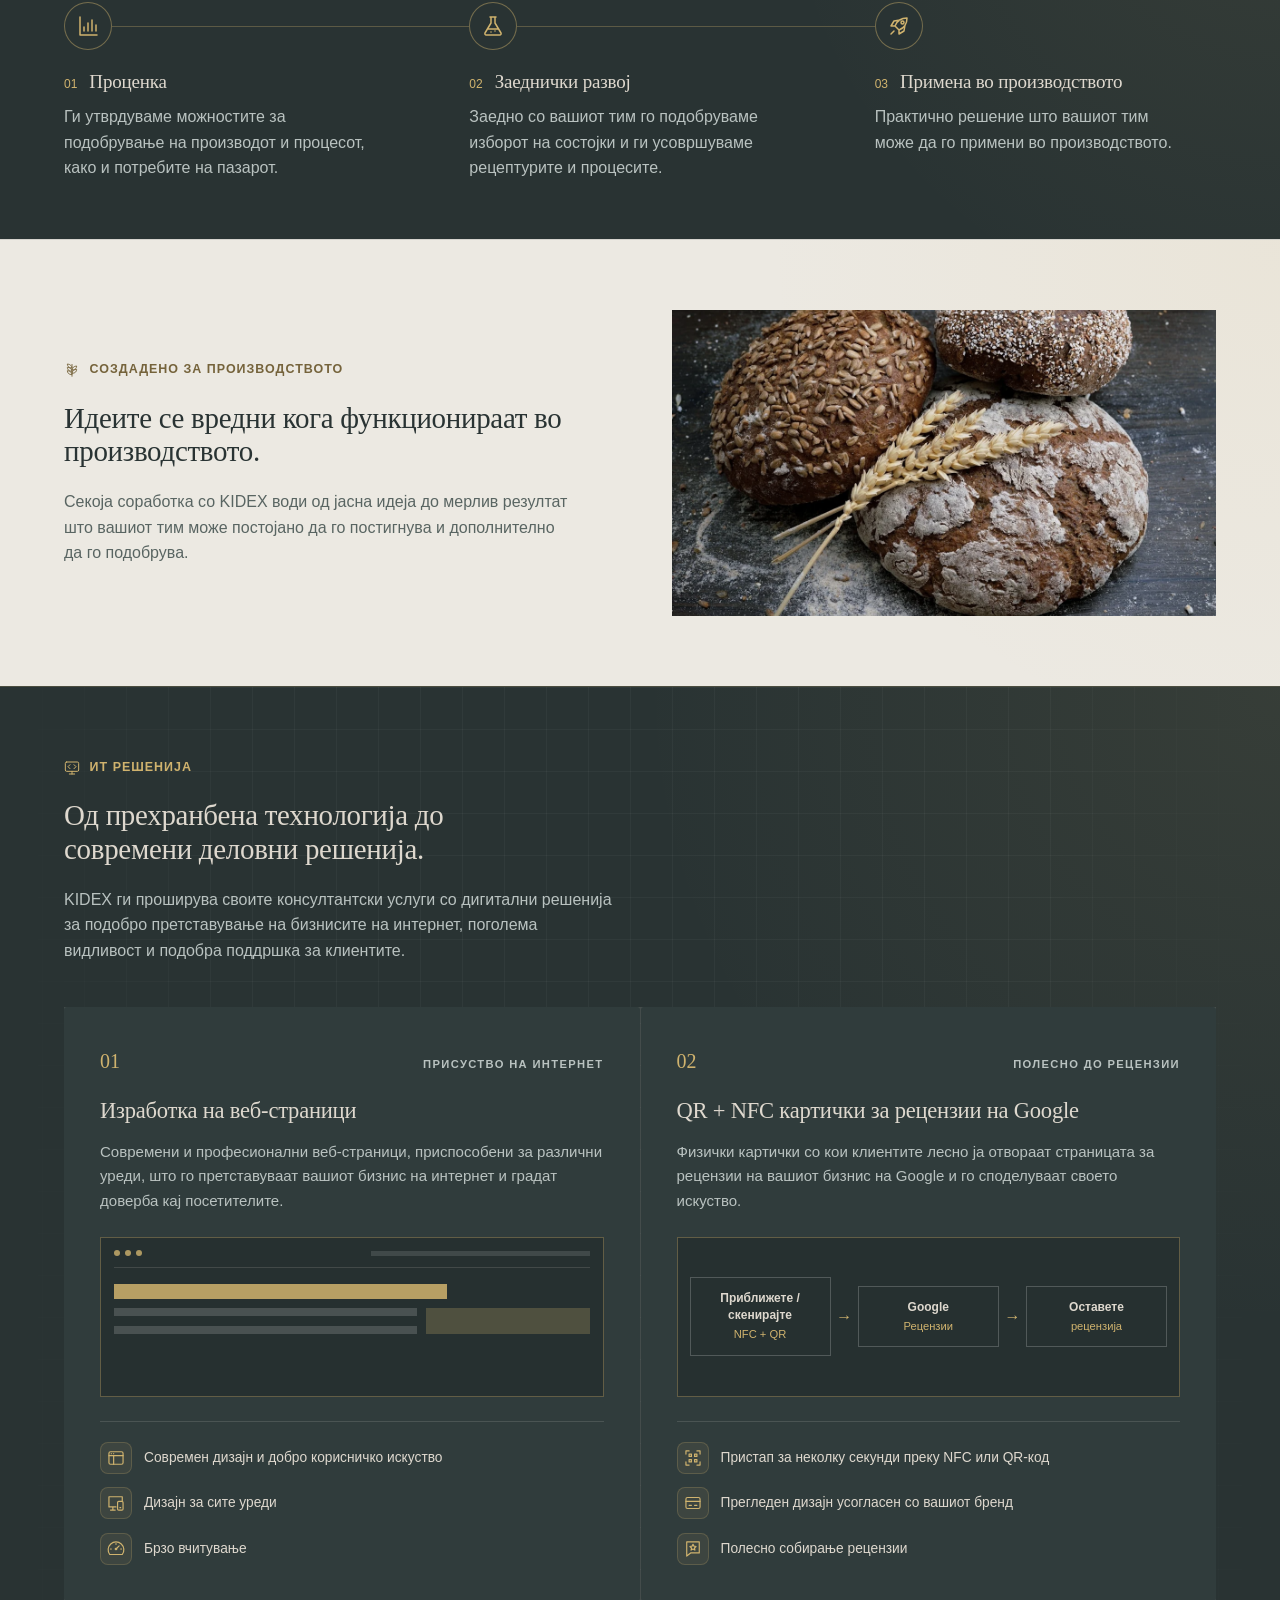
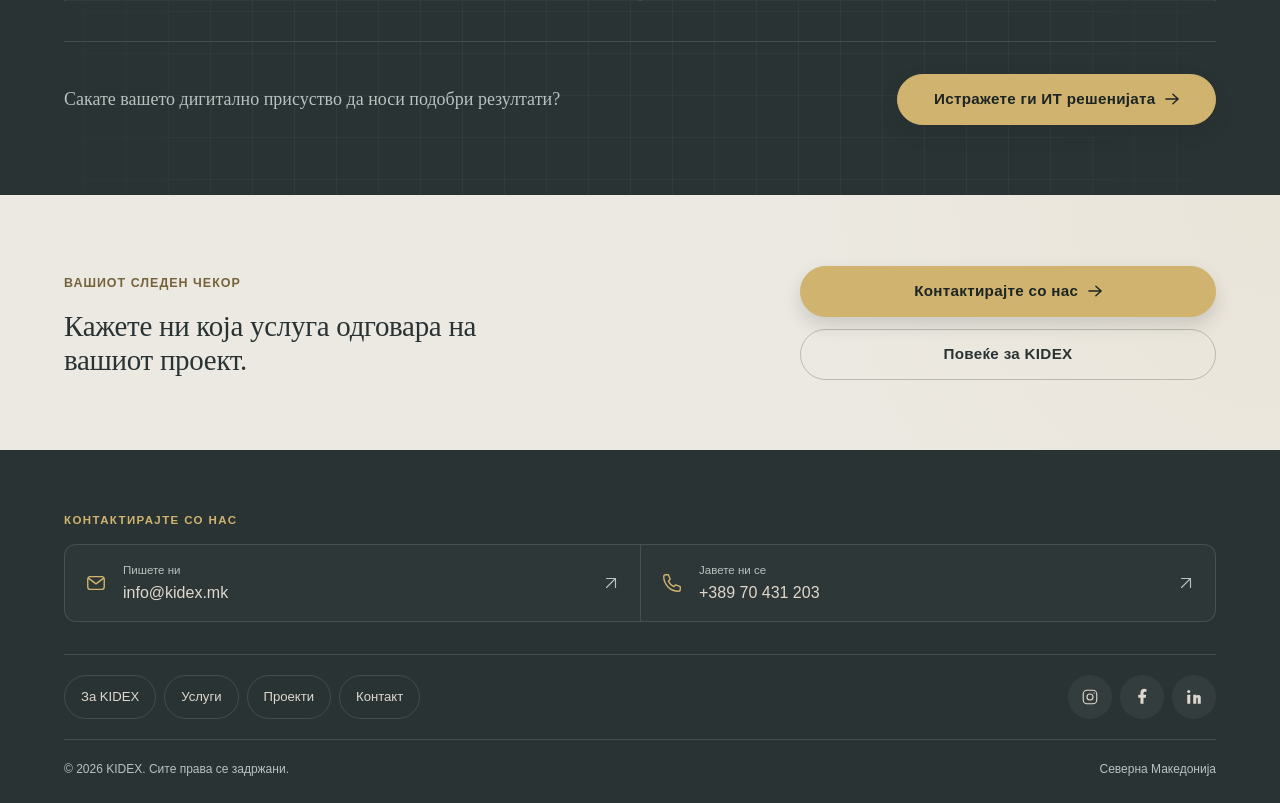
<file: mk/services.html>
<!DOCTYPE html>
<!-- Maintenance: edit root HTML and translations/mk.json; tools/build.py regenerates mk/.
Shared styles and browser behavior live in css/style.css and js/script.js. -->
<html lang="mk"><head>
    <!-- Document metadata: encoding, viewport, search snippets and social previews. -->
    <meta charset="utf-8">
    <meta content="width=device-width, initial-scale=1.0" name="viewport">
    <title>Услуги - KIDEX | Иновации, советување и решенија</title>
    <meta content="Советување, развој на производи и ИТ решенија од KIDEX за производители на храна и современи бизниси." name="description">
    <meta content="#293333" name="theme-color">
    <meta content="website" property="og:type">
    <meta content="KIDEX" property="og:site_name">
    <meta content="Услуги - KIDEX" property="og:title">
    <meta content="Советување, развој на производи и ИТ решенија од KIDEX." property="og:description">
    <meta content="https://kidex.mk/images/kidex-logo-horizontal.png" property="og:image">
    <meta content="https://kidex.mk/mk/services.html" property="og:url">
    <link href="../favicon/favicon-32.png" rel="icon" sizes="32x32" type="image/png">
    <link href="../favicon/favicon-16.png" rel="icon" sizes="16x16" type="image/png">
    <link href="../favicon/favicon-180.png" rel="apple-touch-icon" sizes="180x180">
    <link href="../favicon/favicon-192.png" rel="icon" sizes="192x192" type="image/png">
    <link href="https://fonts.googleapis.com" rel="preconnect">
    <link crossorigin="" href="https://fonts.gstatic.com" rel="preconnect">
    <link href="../css/style.css?v=43" rel="stylesheet">
    <!-- No-JavaScript fallback keeps navigation visible and offers direct contact links. -->
    <noscript><style>.hamburger { display:none !important; } .main-nav { display:flex !important; flex-wrap:wrap; gap:.8rem; } .site-header .container { display:flex; flex-wrap:wrap; padding-block:.75rem; } .main-nav { order:3; width:100%; justify-content:center; } #contact-form .form-field, #contact-form button, #contact-form .form-intro { display:none; } .hero, .page-hero { padding-top:11rem; }</style></noscript><link href="https://kidex.mk/mk/services.html" rel="canonical"><link href="https://kidex.mk/services.html" hreflang="en" rel="alternate"><link href="https://kidex.mk/mk/services.html" hreflang="mk" rel="alternate"><link href="https://kidex.mk/services.html" hreflang="x-default" rel="alternate"><meta content="mk_MK" property="og:locale"><meta content="en_GB" property="og:locale:alternate"></head>
  <body class="page-services"><a class="skip-link" href="#main">Прескокнете до содржината</a>
    <!-- Reusable SVG symbols: use href="#icon-name" references these local, decorative icons. -->
    <svg aria-hidden="true" height="0" style="position:absolute" width="0">
      <symbol id="icon-sprig" viewBox="0 0 24 24"><path d="M12 22V3m0 6C7 9 5 6 5 3c4 0 7 3 7 6Zm0 5c-5 0-7-3-7-6 4 0 7 3 7 6Zm0 5c-5 0-7-3-7-6 4 0 7 3 7 6Zm0-7c5 0 7-3 7-6-4 0-7 3-7 6Zm0 5c5 0 7-3 7-6-4 0-7 3-7 6Z" fill="none" stroke="currentColor" stroke-linejoin="round" stroke-width="1.3"></path></symbol>
      <symbol id="icon-arrow" viewBox="0 0 16 16">
        <path d="M1 8h13.5M9 2.5 15 8l-6 5.5" fill="none" stroke-linecap="round" stroke-linejoin="round" stroke-width="1.6"></path>
      </symbol>
      <symbol id="feature-flask" viewBox="0 0 24 24"><path d="M9 3h6M10 3v6l-6 10a1.4 1.4 0 0 0 1.2 2h13.6a1.4 1.4 0 0 0 1.2-2L14 9V3M7 15h10"/><path d="M10 18h.01M14 17h.01"/></symbol>
      <symbol id="feature-sliders" viewBox="0 0 24 24"><path d="M4 7h6m4 0h6M4 17h10m4 0h2"/><circle cx="12" cy="7" r="2"/><circle cx="16" cy="17" r="2"/></symbol>
      <symbol id="feature-leaf" viewBox="0 0 24 24"><path d="M20 4C9 2 3 7 4 14c1 6 9 8 13 2 2-3 3-7 3-12ZM4 21 15 10"/></symbol>
      <symbol id="feature-equipment" viewBox="0 0 24 24"><rect x="3" y="6" width="18" height="15" rx="2"/><path d="M7 6V3h10v3M3 13h18M8 10h.01M12 10h.01M16 10h.01M8 17h8"/></symbol>
      <symbol id="feature-wheat" viewBox="0 0 24 24"><path d="M12 22V3M12 8C8 8 6 6 6 3c4 0 6 2 6 5ZM12 13c-4 0-6-2-6-5 4 0 6 2 6 5ZM12 18c-4 0-6-2-6-5 4 0 6 2 6 5ZM12 10c4 0 6-2 6-5-4 0-6 2-6 5ZM12 15c4 0 6-2 6-5-4 0-6 2-6 5Z"/></symbol>
      <symbol id="feature-pasta" viewBox="0 0 24 24"><path d="M4 5c3-3 5 3 8 0s5 3 8 0M4 12c3-3 5 3 8 0s5 3 8 0M4 19c3-3 5 3 8 0s5 3 8 0"/></symbol>
      <symbol id="feature-oven" viewBox="0 0 24 24"><rect x="3" y="3" width="18" height="18" rx="2"/><path d="M3 8h18M7 5.5h.01M11 5.5h.01M16 5.5h2"/><rect x="7" y="11" width="10" height="7" rx="1"/></symbol>
      <symbol id="feature-molecule" viewBox="0 0 24 24"><circle cx="5" cy="6" r="2.5"/><circle cx="18" cy="4" r="2.5"/><circle cx="12" cy="13" r="3"/><circle cx="18" cy="20" r="2.5"/><path d="m7 8 3 3m4-1 3-4m-3 9 2 3"/></symbol>
      <symbol id="feature-idea" viewBox="0 0 24 24"><path d="M9 18h6M10 21h4M8 14a6 6 0 1 1 8 0c-1 1-1 2-1 2H9s0-1-1-2Z"/></symbol>
      <symbol id="feature-launch" viewBox="0 0 24 24"><path d="M12 16 8 12c2-5 6-8 12-8 0 6-3 10-8 12ZM8 12H4l3-5 6-1M12 16v4l5-3 1-6M7 17l-3 3"/><circle cx="15.5" cy="8.5" r="1.5"/></symbol>
      <symbol id="feature-clipboard" viewBox="0 0 24 24"><path d="M8 5H5v16h14V5h-3"/><rect x="8" y="3" width="8" height="4" rx="1"/><path d="M8 11h8M8 15h5M8 18h6"/></symbol>
      <symbol id="feature-education" viewBox="0 0 24 24"><path d="m2 9 10-5 10 5-10 5L2 9ZM6 11v6c4 3 8 3 12 0v-6M22 9v7"/></symbol>
      <symbol id="feature-gauge" viewBox="0 0 24 24"><path d="M4 19a10 10 0 1 1 16 0H4ZM12 12l4-4M5 12h1M12 5v1M18 12h1"/><circle cx="12" cy="12" r="1"/></symbol>
      <symbol id="feature-scan" viewBox="0 0 24 24"><path d="M8 3H3v5M16 3h5v5M3 16v5h5M21 16v5h-5M7 12h2l2-5 3 10 2-5h1"/></symbol>
      <symbol id="feature-analysis" viewBox="0 0 24 24"><path d="M4 3v18h17M8 17v-4M12 17V9M16 17V6M20 17v-6"/></symbol>
      <symbol id="feature-consult" viewBox="0 0 24 24"><path d="M4 4h16v12H9l-5 4V4ZM8 8h8M8 12h5"/></symbol>

      <symbol id="feature-layout" viewBox="0 0 24 24"><rect x="3" y="4" width="18" height="16" rx="2"/><path d="M3 9h18M9 9v11M6 6.5h.01M9 6.5h.01"/></symbol>
      <symbol id="feature-devices" viewBox="0 0 24 24"><path d="M12 17H3V4h17v5M8 17v4M5 21h6"/><rect x="14" y="10" width="7" height="11" rx="1.5"/><path d="M17 18h1"/></symbol>
      <symbol id="feature-qr" viewBox="0 0 24 24"><path d="M7 3H3v4M17 3h4v4M3 17v4h4M21 17v4h-4"/><path d="M7 7h3v3H7zM14 7h3v3h-3zM7 14h3v3H7zM14 14h3v3h-3z"/></symbol>
      <symbol id="feature-card" viewBox="0 0 24 24"><rect x="3" y="5" width="18" height="14" rx="2"/><path d="M3 10h18M7 15h3M14 15h3"/></symbol>
      <symbol id="feature-review" viewBox="0 0 24 24"><path d="M4 3h16v14H9l-5 4V3Z"/><path d="m12 6 1.2 2.4 2.7.4-2 1.9.5 2.7-2.4-1.3-2.4 1.3.5-2.7-2-1.9 2.7-.4L12 6Z"/></symbol>
    </svg>
    <!-- Shared fixed header. JS adds nav-ready only after mobile controls are wired. -->
    <header class="site-header" id="site-header">
      <div class="container">
        <button aria-controls="mobile-panel" aria-expanded="false" aria-label="Отворете го менито" class="hamburger" type="button">
          <span></span><span></span><span></span>
        </button>
        <a aria-label="Почетна страница на KIDEX" class="brand" href="index.html">
          <img alt="KIDEX - Иновации, советување, решенија" height="210" src="../images/kidex-logo-nav.png" width="560">
        </a>
        <nav aria-label="Главна навигација" class="main-nav">
          <a href="index.html">Почетна</a>
          <a href="about.html">За нас</a>
          <a aria-current="page" href="services.html">Услуги</a>
          <a href="projects.html">Проекти</a>
            <a href="contact.html">Контакт</a>
        </nav>
        <div class="nav-actions">
          <!-- Real language links work without JS; enhancement adds the compact mobile dropdown. -->
          <nav aria-label="Јазик" class="language-switch"><button class="language-toggle" type="button" aria-expanded="false" aria-controls="language-options" aria-label="Изберете јазик" hidden><span data-language-current></span><svg aria-hidden="true" focusable="false" width="12" height="12" viewBox="0 0 16 16"><path d="m4 6 4 4 4-4" fill="none" stroke="currentColor" stroke-width="1.5" stroke-linecap="round" stroke-linejoin="round"></path></svg></button><div class="language-options" id="language-options"><a aria-label="English" href="../services.html" hreflang="en" lang="en"><svg class="language-flag" aria-hidden="true" focusable="false" viewBox="0 0 60 30"><path fill="#243b73" d="M0 0h60v30H0z"></path><path d="m0 0 60 30M60 0 0 30" stroke="#fff" stroke-width="6"></path><path fill="#c63545" d="M0 0h4l26 13v2ZM60 0v2L34 15h-4ZM60 30h-4L30 17v-2ZM0 30v-2l26-13h4Z"></path><path d="M30 0v30M0 15h60" stroke="#fff" stroke-width="10"></path><path d="M30 0v30M0 15h60" stroke="#c63545" stroke-width="6"></path></svg><span class="language-code">EN</span></a><a aria-current="true" aria-label="Македонски" href="services.html" hreflang="mk" lang="mk"><svg class="language-flag" aria-hidden="true" focusable="false" viewBox="0 0 60 30"><path fill="#ce2028" d="M0 0h60v30H0z"></path><path fill="#ffdf00" d="M24 0h12L30 15ZM54 0h6v6L30 15ZM60 11v8L30 15ZM60 24v6h-6L30 15ZM36 30H24l6-15ZM6 30H0v-6l30-9ZM0 19v-8l30 4ZM0 6V0h6l24 15Z"></path><circle cx="30" cy="15" r="6" fill="#ffdf00" stroke="#ce2028" stroke-width="1.5"></circle></svg><span class="language-code">MK</span></a>
          </div></nav>
          <a class="btn btn-primary desktop-only" href="contact.html">Разговарајте со нас <svg aria-hidden="true" focusable="false"><use href="#icon-arrow"></use></svg></a>

        </div>
      </div>
    </header>
    <!-- Closed drawer is inert: hidden links cannot receive keyboard focus. -->
    <div class="mobile-panel" id="mobile-panel" inert="">
      <nav aria-label="Мобилна навигација">
        <a href="index.html">Почетна</a>
        <a href="about.html">За нас</a>
        <a aria-current="page" href="services.html">Услуги</a>
        <a href="projects.html">Проекти</a>
            <a href="contact.html">Контакт</a>
      </nav>
      <a class="btn btn-outline" href="contact.html">Разговарајте со нас <svg aria-hidden="true" focusable="false"><use href="#icon-arrow"></use></svg></a>
    </div>
    <!-- Main content is the skip-link target; its tabindex supports programmatic focus. -->
    <main id="main" tabindex="-1">
      <!-- Section: Better products. Smarter business. -->
      <section class="page-hero services-hero" aria-labelledby="services-hero-title">
        <img class="services-hero-photo" src="../images/bread-evaluation.webp" alt="" aria-hidden="true" width="1200" height="800" fetchpriority="high" decoding="async">
        <div class="container">
          <nav aria-label="Патека" class="breadcrumb"><a href="index.html">Почетна</a><span aria-hidden="true">/</span><span aria-current="page">Услуги</span></nav>
          <div class="services-hero-copy">
            <span class="eyebrow">Услуги</span>
            <h1 id="services-hero-title">Подобри производи. <em>Поефикасен бизнис.</em></h1>
            <p>Стручно знаење во прехранбената технологија и дигитални решенија. Изберете поддршка според вашите потреби.</p>
          </div>
          <nav aria-label="Истражете ги услугите" class="service-jump service-jump-tiles">
            <a href="#optimization"><svg class="service-jump-icon" aria-hidden="true" focusable="false" width="24" height="24"><use href="#feature-sliders"></use></svg><span>Оптимизација на производи</span><svg class="service-jump-arrow" aria-hidden="true" focusable="false" width="16" height="16" viewBox="0 0 16 16"><path d="M8 2v12M3 9l5 5 5-5" fill="none" stroke="currentColor" stroke-width="1.4" stroke-linecap="round" stroke-linejoin="round"></path></svg></a>
            <a href="#development"><svg class="service-jump-icon" aria-hidden="true" focusable="false" width="24" height="24"><use href="#feature-idea"></use></svg><span>Развој на нови производи</span><svg class="service-jump-arrow" aria-hidden="true" focusable="false" width="16" height="16" viewBox="0 0 16 16"><path d="M8 2v12M3 9l5 5 5-5" fill="none" stroke="currentColor" stroke-width="1.4" stroke-linecap="round" stroke-linejoin="round"></path></svg></a>
            <a href="#laboratory-equipment"><svg class="service-jump-icon" aria-hidden="true" focusable="false" width="24" height="24"><use href="#feature-flask"></use></svg><span>Лабораториска опрема</span><svg class="service-jump-arrow" aria-hidden="true" focusable="false" width="16" height="16" viewBox="0 0 16 16"><path d="M8 2v12M3 9l5 5 5-5" fill="none" stroke="currentColor" stroke-width="1.4" stroke-linecap="round" stroke-linejoin="round"></path></svg></a>
            <a href="#it-solutions"><svg class="service-jump-icon" aria-hidden="true" focusable="false" width="24" height="24"><use href="#feature-devices"></use></svg><span>ИТ решенија</span><svg class="service-jump-arrow" aria-hidden="true" focusable="false" width="16" height="16" viewBox="0 0 16 16"><path d="M8 2v12M3 9l5 5 5-5" fill="none" stroke="currentColor" stroke-width="1.4" stroke-linecap="round" stroke-linejoin="round"></path></svg></a>
          </nav>
        </div>
      </section>
      <!-- Section: Practical consulting for the technologies behind everyday food. -->
      <section class="on-light">
        <div class="container">
          <div class="section-head wide reveal">
            <span class="eyebrow"><svg aria-hidden="true" class="sprig" focusable="false"><use href="#icon-sprig"></use></svg>Што работиме</span>
            <h2>Практично советување за технологиите на производство на храна.</h2>
            <p>Со 25 години искуство, KIDEX им помага на производителите да ги применат практичното знаење и иновациите во преработката на пченица и производството на брашно, пекарски и кондиторски производи и тестенини.</p>
          </div>
          <!-- Service detail: optimization. Preserve this ID for jump links and cross-language anchors. -->
          <div class="service-row service-detail reveal" id="optimization">
            <div class="service-overview">
              <div class="service-heading">
                <svg class="service-heading-icon" aria-hidden="true" focusable="false" width="32" height="32"><use href="#feature-sliders"></use></svg>
                <div class="service-title">
                  <h3>Оптимизација на леб и брашно</h3>
                  <span class="tag">Подобрете го она што веќе функционира</span>
                </div>
              </div>
              <figure class="service-photo"><img src="../images/bread-evaluation.webp" srcset="../images/bread-evaluation-600.webp 600w, ../images/bread-evaluation.webp 1200w" sizes="(max-width: 860px) 90vw, (max-width: 1280px) 42vw, 544px" alt="Раце што држат две половини од леб и ја покажуваат структурата на неговата средина" width="1200" height="800" loading="lazy" decoding="async"></figure>
            </div>
            <div class="service-desc">
              <p>Усовршување на составот, процесите и рецептурите за повисок квалитет, подобар вкус и поголема хранлива вредност на готовите пекарски производи, со зачувување на нивните добри својства.</p>
              <ul role="list">
                <li><svg class="service-feature-icon" aria-hidden="true" focusable="false" width="24" height="24"><use href="#feature-flask"></use></svg><span>Анализа на состојките и составот на производот</span></li>
                <li><svg class="service-feature-icon" aria-hidden="true" focusable="false" width="24" height="24"><use href="#feature-sliders"></use></svg><span>Усовршување на процесот на постојната производна линија</span></li>
                <li><svg class="service-feature-icon" aria-hidden="true" focusable="false" width="24" height="24"><use href="#feature-leaf"></use></svg><span>Подобрување на квалитетот, вкусот и хранливата вредност</span></li>
                <li><svg class="service-feature-icon" aria-hidden="true" focusable="false" width="24" height="24"><use href="#feature-equipment"></use></svg><span>Технологија, опрема и контрола на квалитетот во мелничарството, пекарството, кондиторството и производството на тестенини</span></li>
                <li><svg class="service-feature-icon" aria-hidden="true" focusable="false" width="24" height="24"><use href="#feature-wheat"></use></svg><span>Мелничарска технологија: квалитет на пченицата, чистење и кондиционирање, мелничарски валци и дијаграми, пакување и означување на брашното</span></li>
                <li><svg class="service-feature-icon" aria-hidden="true" focusable="false" width="24" height="24"><use href="#feature-pasta"></use></svg><span>Технологија на производство на тестенини: суровини, мешање, сушење, пакување и означување</span></li>
                <li><svg class="service-feature-icon" aria-hidden="true" focusable="false" width="24" height="24"><use href="#feature-oven"></use></svg><span>Пекарска технологија: суровини, мешање, ферментација, печење, ладење, замрзнување, пакување и означување</span></li>
                <li><svg class="service-feature-icon" aria-hidden="true" focusable="false" width="24" height="24"><use href="#feature-molecule"></use></svg><span>Употреба на ензими и адитиви во мелничарски, пекарски и кондиторски производи и тестенини</span></li>
              </ul>
              <a class="service-contact-button" href="contact.html"><svg aria-hidden="true" focusable="false" width="20" height="20"><use href="#feature-consult"></use></svg><span>Да го подобриме вашиот производ</span></a>
            </div>
          </div>
          <!-- Service detail: development. Preserve this ID for jump links and cross-language anchors. -->
          <div class="service-row service-detail reveal" id="development">
            <div class="service-overview">
              <div class="service-heading">
                <svg class="service-heading-icon" aria-hidden="true" focusable="false" width="32" height="32"><use href="#feature-idea"></use></svg>
                <div class="service-title">
                  <h3>Развој на нови производи</h3>
                  <span class="tag">Создадете го следниот производ</span>
                </div>
              </div>
              <figure class="service-photo"><img src="../images/dough-preparation.webp" srcset="../images/dough-preparation-600.webp 600w, ../images/dough-preparation.webp 1200w" sizes="(max-width: 860px) 90vw, (max-width: 1280px) 42vw, 544px" alt="Пекар што меси тесто на работна маса посипана со брашно" width="1200" height="800" loading="lazy" decoding="async"></figure>
            </div>
            <div class="service-desc">
              <p>Развој и пласирање нови производи според побарувачката на пазарот и потребите на потрошувачите - од почетна идеја до рецептура подготвена за производство.</p>
              <ul role="list">
                <li><svg class="service-feature-icon" aria-hidden="true" focusable="false" width="24" height="24"><use href="#feature-idea"></use></svg><span>Развој на концепт според реалната побарувачка на пазарот</span></li>
                <li><svg class="service-feature-icon" aria-hidden="true" focusable="false" width="24" height="24"><use href="#feature-flask"></use></svg><span>Развој на рецептури и состав на производите</span></li>
                <li><svg class="service-feature-icon" aria-hidden="true" focusable="false" width="24" height="24"><use href="#feature-launch"></use></svg><span>Поддршка до почетокот на производството и излегувањето на пазарот</span></li>
                <li><svg class="service-feature-icon" aria-hidden="true" focusable="false" width="24" height="24"><use href="#feature-molecule"></use></svg><span>Развој на ензимски комплекси за мелничарството, пекарски подобрувачи, премикси и концентрати, подобрувачи за тестенини и коректори за брашно за кондиторски производи, приспособени на вашите потреби</span></li>
                <li><svg class="service-feature-icon" aria-hidden="true" focusable="false" width="24" height="24"><use href="#feature-clipboard"></use></svg><span>Спецификации на производите, пресметки на производните трошоци и податоци за хранливата вредност</span></li>
                <li><svg class="service-feature-icon" aria-hidden="true" focusable="false" width="24" height="24"><use href="#feature-education"></use></svg><span>Стручна обука за технолози и вработени во мелничарството, пекарството, кондиторството и производството на тестенини и подобрувачи</span></li>
              </ul>
              <a class="service-contact-button" href="contact.html"><svg aria-hidden="true" focusable="false" width="20" height="20"><use href="#feature-consult"></use></svg><span>Да развиеме нов производ</span></a>
            </div>
          </div>
          <!-- Service detail: laboratory-equipment. Preserve this ID for jump links and cross-language anchors. -->
          <div class="service-row service-detail reveal" id="laboratory-equipment">
            <div class="service-overview">
              <div class="service-heading">
                <svg class="service-heading-icon" aria-hidden="true" focusable="false" width="32" height="32"><use href="#feature-flask"></use></svg>
                <div class="service-title">
                  <h3>Лабораториска опрема</h3>
                  <span class="tag">Мерете со сигурност</span>
                </div>
              </div>
              <figure class="service-photo"><img src="../images/mixolab-300.webp" srcset="../images/mixolab-300-600.webp 600w, ../images/mixolab-300.webp 1200w" sizes="(max-width: 860px) 90vw, (max-width: 1280px) 42vw, 544px" alt="Анализатор за брашно и тесто CHOPIN Mixolab 300 на лабораториска работна маса" width="1200" height="780" loading="lazy" decoding="async"></figure>
            </div>
            <div class="service-desc">
              <p>KIDEX располага со стручно знаење и практично искуство во користењето лабораториска опрема за контрола на квалитетот на пченицата, брашното, пекарските и кондиторските производи и тестенините.</p>
              <ul role="list">
                <li><svg class="service-feature-icon" aria-hidden="true" focusable="false" width="24" height="24"><use href="#feature-gauge"></use></svg><span>Контрола на квалитетот со опрема од KPM Analytics, вклучувајќи Chopin Mixolab, Alveograph и SD Matic</span></li>
                <li><svg class="service-feature-icon" aria-hidden="true" focusable="false" width="24" height="24"><use href="#feature-equipment"></use></svg><span>Опрема од Brabender и Promylograph, вклучувајќи Farinograph, Extensograph и Amilograph</span></li>
                <li><svg class="service-feature-icon" aria-hidden="true" focusable="false" width="24" height="24"><use href="#feature-scan"></use></svg><span>NIR анализатори од Chopin, Foss, Perten и KPM Analytics / Unity Scientific</span></li>
                <li><svg class="service-feature-icon" aria-hidden="true" focusable="false" width="24" height="24"><use href="#feature-analysis"></use></svg><span>Стручна анализа на лабораториски резултати</span></li>
                <li><svg class="service-feature-icon" aria-hidden="true" focusable="false" width="24" height="24"><use href="#feature-consult"></use></svg><span>Советување при избор на лабораториска опрема за пченица, брашно, пекарски и кондиторски производи и тестенини</span></li>
              </ul>
              <a class="service-contact-button" href="contact.html"><svg aria-hidden="true" focusable="false" width="20" height="20"><use href="#feature-consult"></use></svg><span>Побарајте совет за опрема</span></a>
            </div>
          </div>
        </div>
      </section>
      <!-- Section: From first look to production. -->
      <section class="engagement on-dark" aria-labelledby="engagement-title">
        <div class="container">
          <div class="engagement-heading reveal">
            <span class="eyebrow"><svg aria-hidden="true" class="sprig" focusable="false"><use href="#icon-sprig"></use></svg>Тек на соработката</span>
            <h2 id="engagement-title">Од првичната проценка до производството.</h2>
          </div>
          <ol class="engagement-steps reveal" role="list">
            <li class="engagement-step">
              <div class="engagement-marker" aria-hidden="true"><svg focusable="false" width="24" height="24"><use href="#feature-analysis"></use></svg></div>
              <div class="engagement-copy">
                <div class="engagement-step-heading"><span class="engagement-number" aria-hidden="true">01</span><h3>Проценка</h3></div>
                <p>Ги утврдуваме можностите за подобрување на производот и процесот, како и потребите на пазарот.</p>
              </div>
            </li>
            <li class="engagement-step">
              <div class="engagement-marker" aria-hidden="true"><svg focusable="false" width="24" height="24"><use href="#feature-flask"></use></svg></div>
              <div class="engagement-copy">
                <div class="engagement-step-heading"><span class="engagement-number" aria-hidden="true">02</span><h3>Заеднички развој</h3></div>
                <p>Заедно со вашиот тим го подобруваме изборот на состојки и ги усовршуваме рецептурите и процесите.</p>
              </div>
            </li>
            <li class="engagement-step">
              <div class="engagement-marker" aria-hidden="true"><svg focusable="false" width="24" height="24"><use href="#feature-launch"></use></svg></div>
              <div class="engagement-copy">
                <div class="engagement-step-heading"><span class="engagement-number" aria-hidden="true">03</span><h3>Примена во производството</h3></div>
                <p>Практично решение што вашиот тим може да го примени во производството.</p>
              </div>
            </li>
          </ol>
        </div>
      </section>
      <!-- Section: Ideas matter when they work in production. -->
      <section class="support-photo-band on-light">
        <div class="container support-photo-grid">
          <div class="support-photo-copy reveal">
            <span class="eyebrow"><svg aria-hidden="true" class="sprig" focusable="false"><use href="#icon-sprig"></use></svg>Создадено за производството</span>
            <h2>Идеите се вредни кога функционираат во производството.</h2>
            <p>Секоја соработка со KIDEX води од јасна идеја до мерлив резултат што вашиот тим може постојано да го постигнува и дополнително да го подобрува.</p>
          </div>

          <figure class="support-photo reveal">
            <img alt="Свежи лебови со семки и класје пченица на темна работна површина" decoding="async" height="798" loading="lazy" src="../images/bakery-process.webp" width="1200">
          </figure>
        </div>
      </section>
      <!-- Section: From food technology to modern business solutions. -->
      <section class="it-solutions on-dark" id="it-solutions">
        <div class="container">
          <div class="section-head wide reveal">
            <span class="eyebrow"><svg aria-hidden="true" class="sprig" focusable="false" viewBox="0 0 24 24" fill="none" stroke="currentColor" stroke-width="1.5" stroke-linecap="round" stroke-linejoin="round"><rect x="2" y="3" width="20" height="14" rx="2"></rect><path d="m9 7-3 3 3 3m6-6 3 3-3 3M12 17v4m-4 0h8"></path></svg>ИТ решенија</span>
            <h2>Од прехранбена технологија до современи деловни решенија.</h2>
            <p>KIDEX ги проширува своите консултантски услуги со дигитални решенија за подобро претставување на бизнисите на интернет, поголема видливост и подобра поддршка за клиентите.</p>
          </div>
          <div class="it-grid">
            <article class="it-card reveal">
              <div class="it-card-top"><span class="it-number">01</span><span class="it-label">Присуство на интернет</span>
              </div>
              <h3>Изработка на веб-страници</h3>
              <p>Современи и професионални веб-страници, приспособени за различни уреди, што го претставуваат вашиот бизнис на интернет и градат доверба кај посетителите.</p>
              <div aria-hidden="true" class="it-visual browser-visual">
                <div class="browser-bar"><i></i><i></i><i></i><span></span>
                </div>
                <div class="browser-content"><b></b><b></b><b></b><em></em>
                </div>
              </div>
              <ul class="it-list" role="list">
                <li><svg class="service-feature-icon" aria-hidden="true" focusable="false" width="24" height="24"><use href="#feature-layout"></use></svg><span>Современ дизајн и добро корисничко искуство</span></li>
                <li><svg class="service-feature-icon" aria-hidden="true" focusable="false" width="24" height="24"><use href="#feature-devices"></use></svg><span>Дизајн за сите уреди</span></li>
                <li><svg class="service-feature-icon" aria-hidden="true" focusable="false" width="24" height="24"><use href="#feature-gauge"></use></svg><span>Брзо вчитување</span></li>
              </ul>
            </article>
            <article class="it-card reveal">
              <div class="it-card-top"><span class="it-number">02</span><span class="it-label">Полесно до рецензии</span>
              </div>
              <h3>QR + NFC картички за рецензии на Google</h3>
              <p>Физички картички со кои клиентите лесно ја отвораат страницата за рецензии на вашиот бизнис на Google и го споделуваат своето искуство.</p>
              <div aria-label="Приближете го телефонот до NFC-картичката или скенирајте го QR-кодот, потоа отворете ја страницата за рецензии на Google и оставете рецензија" class="it-visual flow-visual" role="img">
                <div class="flow-node"><strong>Приближете / скенирајте</strong><small>NFC + QR</small>
                </div><span class="flow-arrow">→</span>
                <div class="flow-node"><strong>Google</strong><small>Рецензии</small>
                </div><span class="flow-arrow">→</span>
                <div class="flow-node"><strong>Оставете</strong><small>рецензија</small>
                </div>
              </div>
              <ul class="it-list" role="list">
                <li><svg class="service-feature-icon" aria-hidden="true" focusable="false" width="24" height="24"><use href="#feature-qr"></use></svg><span>Пристап за неколку секунди преку NFC или QR-код</span></li>
                <li><svg class="service-feature-icon" aria-hidden="true" focusable="false" width="24" height="24"><use href="#feature-card"></use></svg><span>Прегледен дизајн усогласен со вашиот бренд</span></li>
                <li><svg class="service-feature-icon" aria-hidden="true" focusable="false" width="24" height="24"><use href="#feature-review"></use></svg><span>Полесно собирање рецензии</span></li>
              </ul>
            </article>

          </div>
          <div class="it-cta reveal">
            <p>Сакате вашето дигитално присуство да носи подобри резултати?</p><a class="btn btn-primary" href="contact.html">Истражете ги ИТ решенијата <svg aria-hidden="true" focusable="false"><use href="#icon-arrow"></use></svg></a>
          </div>
        </div>
      </section>
      <!-- Section: Tell us which of these fits what you're working on. -->
      <section class="cta-band">
        <div class="container">
          <div class="cta-inner reveal">
            <div class="cta-copy"><span class="eyebrow">Вашиот следен чекор</span>
              <h2>Кажете ни која услуга одговара на вашиот проект.</h2>
            </div>
            <div class="cta-actions">
              <a class="btn btn-primary" href="contact.html">Контактирајте со нас <svg aria-hidden="true" focusable="false"><use href="#icon-arrow"></use></svg></a>
              <a class="btn btn-outline-dark" href="about.html">Повеќе за KIDEX</a>
            </div>
          </div>
        </div>
      </section>
    </main>
    <!-- Shared footer: contact actions, navigation and social links; intentionally no logo. -->
    <footer class="site-footer">
      <div class="container">
        <div class="footer-main">
          <div class="footer-contact">
            <h2>Контактирајте со нас</h2>
            <!-- Email/telephone anchors open the visitor's own application. -->
            <div class="footer-contact-card">
              <a class="footer-contact-link" href="mailto:info@kidex.mk">
                <span class="footer-contact-icon"><svg aria-hidden="true" focusable="false" viewBox="0 0 24 24" fill="none" stroke="currentColor" stroke-width="1.5" stroke-linecap="round" stroke-linejoin="round"><rect x="3" y="5" width="18" height="14" rx="3"/><path d="m4 7 8 6 8-6"/></svg></span>
                <span class="footer-contact-copy"><span class="footer-contact-label">Пишете ни</span><span class="footer-contact-value">info@kidex.mk</span></span>
                <span class="footer-contact-arrow"><svg aria-hidden="true" focusable="false" viewBox="0 0 24 24" fill="none" stroke="currentColor" stroke-width="1.5" stroke-linecap="round" stroke-linejoin="round"><path d="M6 18 18 6M6 6h12v12"/></svg></span>
              </a>
              <a class="footer-contact-link" href="tel:+38970431203">
                <span class="footer-contact-icon"><svg aria-hidden="true" focusable="false" viewBox="0 0 24 24" fill="none" stroke="currentColor" stroke-width="1.5" stroke-linecap="round" stroke-linejoin="round"><path d="M8 3H5a2 2 0 0 0-2 2c0 8.8 7.2 16 16 16a2 2 0 0 0 2-2v-3l-5-2-2 2a13 13 0 0 1-6-6l2-2-2-5Z"/></svg></span>
                <span class="footer-contact-copy"><span class="footer-contact-label">Јавете ни се</span><span class="footer-contact-value">+389 70 431 203</span></span>
                <span class="footer-contact-arrow"><svg aria-hidden="true" focusable="false" viewBox="0 0 24 24" fill="none" stroke="currentColor" stroke-width="1.5" stroke-linecap="round" stroke-linejoin="round"><path d="M6 18 18 6M6 6h12v12"/></svg></span>
              </a>
            </div>
          </div>
        </div>
        <div class="footer-utility">
          <nav class="footer-nav" aria-label="Навигација во подножјето">
            <a href="about.html">За KIDEX</a>
            <a href="services.html">Услуги</a>
            <a href="projects.html">Проекти</a>
            <a href="contact.html">Контакт</a>
          </nav>
          <!-- External social links use noopener when opening a new tab. -->
          <nav class="footer-social" aria-label="Социјални мрежи">
            <a href="https://www.instagram.com/kidex.mk/" target="_blank" rel="noopener" aria-label="Instagram" title="Instagram"><svg aria-hidden="true" focusable="false" viewBox="0 0 24 24" fill="none" stroke="currentColor" stroke-width="1.5" stroke-linecap="round" stroke-linejoin="round"><rect x="3" y="3" width="18" height="18" rx="5"/><circle cx="12" cy="12" r="4"/><circle cx="17.5" cy="6.5" r=".8" fill="currentColor" stroke="none"/></svg></a>
            <a href="https://www.facebook.com/profile.php?id=100089504146564" target="_blank" rel="noopener" aria-label="Facebook" title="Facebook"><svg aria-hidden="true" focusable="false" viewBox="0 0 24 24" fill="none" stroke="currentColor" stroke-width="1.5" stroke-linecap="round" stroke-linejoin="round"><path d="M14 21v-8h3l.5-4H14V7c0-1.2.4-2 2-2h2V1.5A24 24 0 0 0 15 1c-3 0-5 1.9-5 5.4V9H7v4h3v8Z" fill="currentColor" stroke="none"/></svg></a>
            <a href="https://www.linkedin.com/in/toni-acoski-96036b47/" target="_blank" rel="noopener" aria-label="LinkedIn" title="LinkedIn"><svg aria-hidden="true" focusable="false" viewBox="0 0 24 24" fill="none" stroke="currentColor" stroke-width="1.5" stroke-linecap="round" stroke-linejoin="round"><rect x="3" y="9" width="4" height="12" rx=".5" fill="currentColor" stroke="none"/><circle cx="5" cy="4.5" r="2" fill="currentColor" stroke="none"/><path d="M11 21V9h4v1.5c1-1.5 5-2.5 6 1.5v9h-4v-7c0-2-2-2-2 0v7Z" fill="currentColor" stroke="none"/></svg></a>
          </nav>
        </div>
        <div class="footer-bottom">
          <span>© <span data-year="">2026</span> KIDEX. Сите права се задржани.</span>
          <span class="made">Северна Македонија</span>
        </div>
      </div>
    </footer>
    <!-- Loaded after markup: shared JS can query components without a DOM-ready listener. -->
    <script src="../js/script.js?v=10"></script>


</body></html>
</file>
<file: css/style.css>
/* ==========================================================================
   KIDEX — Innovation | Consulting | Solutions
   Shared stylesheet for all English and Macedonian pages.
   Edit tokens first for site-wide colors, type and spacing. Component sections
   follow, then responsive refinements. Keep their order: later declarations
   intentionally override earlier base styles without changing the HTML.
   Main breakpoints: 620px (compact), 860px (mobile navigation), 1080/1100px
   (content/header layout). JS uses the same 860px navigation boundary.
   ========================================================================== */

/* ---------- Design tokens ---------- */
:root {
  /* Brand colors */
  --charcoal: #384646;
  --charcoal-dark: #293333;
  --charcoal-darker: #1c2424;
  --gold: #D0B36E;
  --gold-accent: #AB945E;
  --gold-text: #75633B; /* darkened gold — meets 4.5:1 text contrast on light backgrounds */
  --white: #DED8CE;
  --bg-light: #ECE9E2;
  --bg-line: rgba(41, 51, 51, 0.12);
  --bg-line-on-dark: rgba(232, 227, 218, 0.14);

  /* Text */
  --text-body: #33403f;
  --text-muted: #596562;
  --text-on-dark: #DED8CE;
  --text-on-dark-muted: #b9c2c0;

  /* Type */
  --font-display: "Fraunces", "Iowan Old Style", Georgia, serif;
  --font-body: "Work Sans", -apple-system, BlinkMacSystemFont, "Segoe UI", sans-serif;
  --type-hero: clamp(1.875rem, 1.35rem + 1.6vw, 2.75rem);
  --type-page-title: clamp(1.75rem, 1.25rem + 1.5vw, 2.375rem);
  --type-section-title: clamp(1.5rem, 1.25rem + .7vw, 1.875rem);
  --type-card-title: clamp(1.1875rem, 1.05rem + .45vw, 1.4375rem);
  --type-lead: 1rem;
  --type-intro: clamp(1.0625rem, 1rem + .2vw, 1.125rem);
  --type-caption: clamp(1.0625rem, 1rem + .25vw, 1.25rem);

  /* Layout */
  --container: 1280px;
  --gutter: clamp(1.5rem, 5vw, 4rem);
  --section-pad: clamp(3rem, 5.5vw, 5rem);
  --layout-gap: clamp(2rem, 5vw, 4rem);
  --card-pad: clamp(1.25rem, 3vw, 2.25rem);
  --header-height: 4.75rem;
  --hero-pad: clamp(2rem, 4vw, 3rem);

  /* Motion */
  --ease: cubic-bezier(0.16, 1, 0.3, 1);
  --dur-s: 0.35s;
  --dur-m: 0.6s;
  --dur-l: 1.1s;
}

/* ---------- Reset ---------- */
*, *::before, *::after { box-sizing: border-box; }
html { scroll-behavior: smooth; }
body, h1, h2, h3, h4, h5, p, figure, blockquote, dl, dd, ul, ol { margin: 0; }
ul, ol { list-style: none; padding: 0; }
img, picture, svg { display: block; max-width: 100%; }
img { height: auto; }
input, button, textarea, select { font: inherit; color: inherit; }
button { cursor: pointer; }
a { color: inherit; text-decoration: none; }

/* Respect OS motion preferences; content must remain visible without animations. */
@media (prefers-reduced-motion: reduce) {
  html { scroll-behavior: auto; }
  *, *::before, *::after {
    animation-duration: 0.001ms !important;
    animation-iteration-count: 1 !important;
    transition-duration: 0.001ms !important;
    scroll-behavior: auto !important;
  }
.reveal {
    opacity: 1;
    transform: none;
  }
}

/* ---------- Base ---------- */
body {
  font-family: var(--font-body);
  color: var(--text-body);
  background: var(--white);
  line-height: 1.6;
  overflow-wrap: anywhere;
  -webkit-font-smoothing: antialiased;
  font-feature-settings: "liga" 1, "kern" 1;
}

h1, h2, h3, h4 {
  font-family: var(--font-display);
  color: var(--charcoal-dark);
  font-weight: 500;
  line-height: 1.16;
  letter-spacing: -0.01em;
}

p { max-width: 62ch; }

.container {
  width: 100%;
  max-width: var(--container);
  margin-inline: auto;
  padding-inline: var(--gutter);
}

section { position: relative; padding-block: var(--section-pad); isolation: isolate; }
section > * { position: relative; z-index: 1; }
section:not(.hero):not(.page-hero)::after,
.hero::after,
.page-hero::after {
  content: "";
  position: absolute;
  inset: 0;
  z-index: 0;
  background: radial-gradient(circle at top right, rgba(208,179,110,0.09), transparent 38%);
  opacity: 0.9;
  pointer-events: none;
}
section.on-dark::after,
.hero::after,
.page-hero::after { opacity: 0.18; }

/* Focus states */
a:focus-visible,
button:focus-visible,
input:focus-visible,
textarea:focus-visible {
  outline: 2px solid var(--gold);
  outline-offset: 3px;
  border-radius: 2px;
}

/* ---------- Eyebrow / labels ---------- */
.eyebrow {
  display: inline-flex;
  align-items: center;
  gap: 0.6rem;
  font-family: var(--font-body);
  font-weight: 600;
  font-size: 0.78rem;
  letter-spacing: 0.16em;
  text-transform: uppercase;
  color: var(--gold-text);
}
.eyebrow .sprig { width: 16px; height: 16px; flex-shrink: 0; }
.eyebrow .sprig { stroke: currentColor; fill: none; }
section.on-dark .eyebrow { color: var(--gold); }
section.on-dark .eyebrow .sprig path { stroke: var(--gold); }

/* ---------- Buttons ---------- */
.btn {
  display: inline-flex;
  align-items: center;
  justify-content: center;
  gap: 0.6rem;
  min-height: 3.2rem;
  padding: 0.9rem clamp(1.45rem, 2.8vw, 2.25rem);
  font-family: var(--font-body);
  font-weight: 600;
  font-size: 0.95rem;
  letter-spacing: 0.02em;
  line-height: 1.2;
  text-align: center;
  border-radius: 999px;
  border: 1px solid transparent;
  transition: transform var(--dur-s) var(--ease), background var(--dur-s) var(--ease), border-color var(--dur-s) var(--ease), color var(--dur-s) var(--ease), box-shadow var(--dur-s) var(--ease);
  white-space: normal;
}
.btn svg {
  display: inline-block;
  width: 14px;
  height: 14px;
  stroke: currentColor;
  fill: none;
  flex-shrink: 0;
}
.btn:active { transform: translateY(0); }

.btn-primary {
  background: var(--gold);
  color: var(--charcoal-darker);
  border-color: var(--gold);
  box-shadow: 0 8px 18px rgba(28, 36, 36, 0.16);
}
.btn-primary:hover { background: #dbc186; transform: translateY(-2px); box-shadow: 0 12px 24px rgba(28, 36, 36, 0.22); }

.btn-outline {
  border-color: var(--bg-line-on-dark);
  color: var(--text-on-dark);
  background: transparent;
}
.btn-outline:hover { border-color: var(--gold); color: var(--gold); background: rgba(208,179,110,0.08); transform: translateY(-2px); }

.btn-outline-dark {
  border-color: rgba(41,51,51,0.25);
  color: var(--charcoal-dark);
  background: transparent;
}
.btn-outline-dark:hover { border-color: var(--gold-accent); color: var(--gold-text); background: rgba(208,179,110,0.1); transform: translateY(-2px); }

.btn-ghost {
  display: inline-flex;
  align-items: center;
  justify-content: center;
  gap: 0;
  padding: 0;
  border: none;
  color: var(--charcoal-dark);
  font-weight: 600;
  line-height: 1.3;
  text-align: center;
  border-bottom: 1px solid var(--gold-accent);
  border-radius: 0;
  padding-bottom: 0.2rem;
}
.btn-ghost svg { stroke: currentColor; fill: none; }
.btn-ghost:hover { color: var(--gold-text); }

/* ---------- Navigation ---------- */
.site-header {
  position: fixed;
  inset-block-start: 0;
  inset-inline: 0;
  z-index: 100;
  padding-block: 0;
  background: rgba(242, 239, 233, 0.96);
  transition: padding var(--dur-s) var(--ease), background var(--dur-s) var(--ease), box-shadow var(--dur-s) var(--ease);
  box-shadow: 0 10px 30px -22px rgba(0,0,0,0.45);
}
.site-header .container {
  min-height: var(--header-height);
  display: grid;
  grid-template-columns: 1fr auto 1fr;
  align-items: center;
  justify-content: space-between;
  gap: 1.5rem;
}
.site-header.is-scrolled {
  padding-block: 0;
  background: rgba(242, 239, 233, 0.98);
  backdrop-filter: blur(10px);
  box-shadow: 0 10px 30px -20px rgba(0,0,0,0.5);
}

.brand { display: flex; align-items: center; }
.brand img { height: 34px; width: auto; }

.main-nav { display: flex; align-items: center; gap: clamp(1.5rem, 3vw, 2.75rem); }
.main-nav a {
  position: relative;
  font-size: 0.92rem;
  font-weight: 500;
  color: var(--charcoal-dark);
  padding-block: 0.35rem;
  transition: color var(--dur-s) var(--ease), opacity var(--dur-s) var(--ease);
}
.main-nav a::after {
  content: "";
  position: absolute;
  left: 0; right: 100%;
  bottom: 0;
  height: 1px;
  background: var(--gold);
  transition: right var(--dur-s) var(--ease);
}
.main-nav a:hover,
.main-nav a[aria-current="page"] { color: var(--gold-text); }
.main-nav a:hover::after,
.main-nav a[aria-current="page"]::after { right: 0; }

.nav-actions { display: flex; align-items: center; justify-self: end; gap: 1.25rem; }

.hamburger {
  display: none;
  width: 44px;
  height: 44px;
  padding: 0;
  border: 0;
  background: transparent;
  align-items: center;
  justify-content: center;
  flex-direction: column;
  gap: 4.5px;
}
.hamburger span {
  display: block;
  width: 20px;
  height: 1.5px;
  border-radius: 999px;
  background: var(--charcoal-dark);
  transition: transform var(--dur-s) var(--ease), opacity var(--dur-s) var(--ease);
}
.hamburger span:nth-child(2) { width: 14px; margin-inline-end: 6px; }
.hamburger[aria-expanded="true"] span:nth-child(1) { transform: translateY(6px) rotate(45deg); }
.hamburger[aria-expanded="true"] span:nth-child(2) { opacity: 0; transform: scaleX(0); }
.hamburger[aria-expanded="true"] span:nth-child(3) { transform: translateY(-6px) rotate(-45deg); }

.mobile-panel {
  position: fixed;
  inset: 0;
  z-index: 99;
  background: var(--charcoal-dark);
  display: flex;
  flex-direction: column;
  justify-content: flex-start;
  padding: calc(var(--header-height) + 2rem) var(--gutter) 2rem;
  transform: translateX(-100%);
  visibility: hidden;
  transition: transform var(--dur-m) var(--ease), visibility 0s linear var(--dur-m);
}
.mobile-panel.is-open { transform: translateX(0); visibility: visible; transition-delay: 0s; }
.mobile-panel nav { display: flex; flex-direction: column; gap: 0; border-top: 1px solid var(--bg-line-on-dark); }
.mobile-panel a {
  font-family: var(--font-display);
  font-size: clamp(1.65rem, 7vw, 2.25rem);
  color: var(--text-on-dark);
  font-weight: 500;
  padding-block: 1rem;
  border-bottom: 1px solid var(--bg-line-on-dark);
}
.mobile-panel a[aria-current="page"] { color: var(--gold); }
.mobile-panel .btn { width: min(100%, 22rem); margin-top: 2rem; align-self: flex-start; }

body.menu-open { overflow: hidden; }

/* ---------- Hero ---------- */
.hero {
  position: relative;
  min-height: 100vh;
  display: flex;
  align-items: center;
  background: var(--charcoal-dark);
  color: var(--text-on-dark);
  overflow: hidden;
  padding-block-start: 6rem;
}
.hero::before {
  content: "";
  position: absolute;
  inset: 0;
  background:
    radial-gradient(60% 60% at 88% 12%, rgba(208,179,110,0.14), transparent 60%),
    linear-gradient(180deg, #2c3636 0%, #232b2b 100%);
  z-index: 0;
}
.hero .container {
  position: relative;
  z-index: 1;
  display: grid;
  grid-template-columns: 1.15fr 0.85fr;
  gap: clamp(2rem, 6vw, 5rem);
  align-items: center;
}
.hero-copy .eyebrow { margin-bottom: 1rem; }
.hero-copy h1 {
  font-size: var(--type-hero);
  color: var(--white);
}
.hero-copy h1 em {
  font-style: normal;
  color: var(--gold);
}
.hero-copy .lede {
  margin-top: 1.75rem;
  font-size: var(--type-lead);
  line-height: 1.65;
  color: var(--text-on-dark-muted);
  max-width: 56ch;
}
.hero-actions {
  margin-top: 2.75rem;
  display: flex;
  flex-wrap: wrap;
  gap: 1rem;
}
.hero-meta {
  margin-top: 3.5rem;
  display: flex;
  gap: clamp(1.75rem, 4vw, 3rem);
  border-top: 1px solid var(--bg-line-on-dark);
  padding-top: 1.75rem;
}
.hero-meta div span {
  display: block;
  font-family: var(--font-display);
  font-size: 1.5rem;
  color: var(--gold);
}
.hero-meta div small {
  display: block;
  font-size: 0.78rem;
  color: var(--text-on-dark-muted);
  margin-top: 0.2rem;
  letter-spacing: 0.03em;
}





/* ---------- Section headers ---------- */
.section-head {
  max-width: 46rem;
  margin-bottom: clamp(1.75rem, 3.5vw, 2.75rem);
}
.section-head h2 { margin-top: 1rem; font-size: var(--type-section-title); }
.section-head.wide { max-width: 62rem; }
.section-head p { margin-top: 1.25rem; font-size: 1rem; color: var(--text-muted); }
section.on-dark .section-head p { color: var(--text-on-dark-muted); }
section.on-dark .section-head h2 { color: var(--white); }

.on-dark { background: var(--charcoal-dark); color: var(--text-on-dark); }
.on-light { background: var(--bg-light); }

/* ---------- About / editorial split ---------- */
.about-grid {
  display: grid;
  grid-template-columns: 0.85fr 1.15fr;
  gap: clamp(2.5rem, 6vw, 5rem);
}
.about-intro h2 {
  font-size: var(--type-section-title);
}
.about-intro { position: sticky; top: 7rem; align-self: start; }
.about-copy p { color: var(--text-body); font-size: 1rem; margin-bottom: 1.4rem; max-width: 60ch; }
.about-copy p:last-child { margin-bottom: 0; }
.about-copy .lead {
  font-family: var(--font-display);
  font-size: var(--type-intro);
  line-height: 1.45;
  color: var(--charcoal-dark);
  font-weight: 400;
}
.about-divider { height: 1px; background: var(--bg-line); margin-block: 1.5rem; width: 100%; }
.about-photo, .service-photo {
  margin-top: 1.5rem;
  overflow: hidden;
  border-radius: 8px;
  background: var(--white);
}
.about-photo img, .service-photo img {
  display: block;
  width: 100%;
  height: auto;
  aspect-ratio: 3 / 2;
  object-fit: cover;
}

/* ---------- Work in context / photography ---------- */
.photo-band { border-top: 1px solid var(--bg-line); }
.photo-head { display: grid; grid-template-columns: 0.8fr 1.2fr; column-gap: clamp(2rem, 6vw, 5rem); align-items: end; margin-bottom: clamp(2.5rem, 5vw, 4rem); }
.photo-head .eyebrow { align-self: start; }
.photo-head h2 { max-width: 16ch; font-size: var(--type-section-title); }
.photo-head p { grid-column: 2; margin-top: 1.25rem; color: var(--text-muted); font-size: 1rem; max-width: 48ch; }

@media (hover: hover) {

}

  .support-photo-band { border-top: 1px solid var(--bg-line); }
  .support-photo-grid { display: grid; grid-template-columns: 1fr 1fr; gap: clamp(2rem, 6vw, 5rem); align-items: center; }
  .support-photo { min-width: 0; overflow: hidden; }
  .support-photo img { display: block; width: 100%; aspect-ratio: 16 / 9; object-fit: cover; filter: saturate(0.82); transition: filter var(--dur-s) var(--ease), transform var(--dur-s) var(--ease); }
  .support-photo:hover img { filter: saturate(1); transform: scale(1.015); }
  .support-photo-copy { max-width: 32rem; }
  .support-photo-copy h2 { margin-top: 1rem; font-size: var(--type-section-title); }
  .support-photo-copy p { margin-top: 1.25rem; color: var(--text-muted); font-size: 1rem; }

/* ---------- Services (alternating editorial rows) ---------- */
.service-row {
  display: grid;
  grid-template-columns: 0.5fr 1fr 1fr;
  gap: clamp(1.5rem, 4vw, 3rem);
  align-items: start;
  padding-block: clamp(1.75rem, 3.5vw, 2.75rem);
  border-top: 1px solid var(--bg-line);
}
.service-row:not(:has(+ .service-row)) { border-bottom: 1px solid var(--bg-line); }
.service-index {
  font-family: var(--font-display);
  font-size: clamp(1.5rem, 1.1rem + 1vw, 2rem);
  color: var(--gold-text);
  line-height: 1;
}
.service-title h3 {
  font-size: var(--type-card-title);
  color: var(--charcoal-dark);
}
.service-title .tag {
  display: inline-block;
  margin-top: 0.9rem;
  font-size: 0.78rem;
  letter-spacing: 0.1em;
  text-transform: uppercase;
  color: var(--gold-text);
  font-weight: 600;
}
.service-desc p { color: var(--text-muted); font-size: 1rem; }
.service-desc ul { display: grid; gap: 1.25rem; margin-top: 1.75rem; }
.service-desc li {
  display: grid;
  grid-template-columns: 2rem minmax(0, 1fr);
  align-items: start;
  gap: .875rem;
  font-size: 0.98rem;
  line-height: 1.6;
  color: var(--text-body);
}
.service-feature-icon {
  width: 2rem;
  height: 2rem;
  padding: .35rem;
  margin-top: -.2rem;
  border: 1px solid rgba(171, 148, 94, .2);
  border-radius: .5rem;
  background: rgba(171, 148, 94, .07);
  color: var(--gold-text);
  fill: none;
  stroke: currentColor;
  stroke-width: 1.5;
  stroke-linecap: round;
  stroke-linejoin: round;
}

@media (hover: hover) {
  .service-row { transition: background var(--dur-s) var(--ease); }
  .service-row:hover { background: rgba(208,179,110,0.05); }
  .service-row:hover .service-index { color: var(--gold-text); }
}

/* ---------- IT Solutions ---------- */
.it-solutions { position: relative; overflow: hidden; background: var(--charcoal-dark); border-top: 1px solid rgba(208,179,110,0.2); }

.it-solutions::before { content: ""; position: absolute; inset: 0; background-image: linear-gradient(rgba(255,255,255,0.035) 1px, transparent 1px), linear-gradient(90deg, rgba(255,255,255,0.035) 1px, transparent 1px); background-size: 42px 42px; mask-image: linear-gradient(90deg, transparent, black 18%, black 82%, transparent); pointer-events: none; }
.it-solutions .container { position: relative; z-index: 2; }

.it-solutions .section-head { margin-bottom: clamp(2.5rem, 5vw, 4rem); }
.it-solutions .section-head h2 { max-width: 28ch; }
.it-grid { display: grid; grid-template-columns: repeat(2, minmax(0, 1fr)); gap: 1px; background: var(--bg-line-on-dark); }
.it-card { min-width: 0; padding: clamp(1.5rem, 3vw, 2.25rem); background: #303c3c; border-top: 2px solid transparent; transition: border-color var(--dur-s) var(--ease), background var(--dur-s) var(--ease); }
.it-card:hover { border-top-color: var(--gold); background: #354242; }
.it-card-top { display: flex; align-items: center; justify-content: space-between; gap: 1rem; }
.it-number { color: var(--gold); font-family: var(--font-display); font-size: 1.25rem; }
.it-label { color: var(--text-on-dark-muted); font-size: 0.7rem; font-weight: 600; letter-spacing: 0.12em; text-transform: uppercase; text-align: right; }
.it-card h3 { margin-top: 2rem; color: var(--text-on-dark); font-size: var(--type-card-title); }
.it-card > p { margin-top: 0.9rem; color: var(--text-on-dark-muted); font-size: 0.94rem; }
.it-list { display: flex; flex-direction: column; gap: 0.85rem; margin-top: 1.35rem; padding-top: 1.15rem; border-top: 1px solid var(--bg-line-on-dark); }
.it-list li { display: grid; grid-template-columns: 2rem minmax(0, 1fr); align-items: center; gap: .75rem; color: var(--text-on-dark); font-size: 0.86rem; }
.it-list .service-feature-icon { margin-top: 0; color: var(--gold); background: rgba(208, 179, 110, .08); border-color: rgba(208, 179, 110, .22); }
.it-visual { min-height: 122px; margin-top: 1.75rem; border: 1px solid rgba(208,179,110,0.35); background: rgba(28,36,36,0.48); }
.browser-visual { padding: 0.8rem; }
.browser-bar { display: flex; align-items: center; gap: 0.32rem; padding-bottom: 0.65rem; border-bottom: 1px solid var(--bg-line-on-dark); }
.browser-bar i { width: 6px; height: 6px; border-radius: 50%; background: var(--gold); opacity: 0.8; }
.browser-bar span { width: 46%; height: 5px; margin-left: auto; background: rgba(255,255,255,0.12); }
.browser-content { display: grid; grid-template-columns: 1.3fr 0.7fr; gap: 0.6rem; padding-top: 1rem; }
.browser-content b { display: block; height: 8px; background: rgba(255,255,255,0.16); }
.browser-content b:first-child { grid-column: 1 / -1; width: 70%; height: 15px; background: var(--gold); opacity: 0.85; }
.browser-content em { grid-column: 2; grid-row: 2 / span 2; background: rgba(208,179,110,0.24); }
.flow-visual { display: flex; align-items: center; justify-content: space-between; gap: 0.3rem; padding: 0.7rem; }
.flow-node { flex: 1; min-width: 0; padding: 0.65rem 0.25rem; border: 1px solid rgba(255,255,255,0.2); text-align: center; }

.flow-node strong, .flow-node small { display: block; }
.flow-node strong { color: var(--text-on-dark); font-size: 0.68rem; }
.flow-node small { margin-top: 0.2rem; color: var(--gold); font-size: 0.62rem; }
.flow-arrow { color: var(--gold); font-size: 1rem; }
.it-cta { display: flex; align-items: center; justify-content: space-between; gap: 2rem; margin-top: clamp(2.5rem, 5vw, 4rem); padding-top: 1.75rem; border-top: 1px solid var(--bg-line-on-dark); }
.it-cta p { color: var(--text-on-dark-muted); font-family: var(--font-display); font-size: var(--type-intro); }

/* Homepage working principles: three equal, readable cards. */
.home-method { padding-block: clamp(2.5rem, 4.5vw, 4rem); }
.method-heading { display: grid; grid-template-columns: repeat(2, minmax(0, 1fr)); align-items: end; gap: 1.5rem var(--layout-gap); margin-bottom: 2rem; }
.method-heading h2 { margin-top: .875rem; color: var(--text-on-dark); font-size: var(--type-section-title); }
.method-heading > p { max-width: 46ch; justify-self: end; color: var(--text-on-dark-muted); font-size: 1rem; }
.method-cards { display: grid; grid-template-columns: repeat(3, minmax(0, 1fr)); gap: 1.25rem; }
.method-card { container: method-card / inline-size; min-width: 0; padding: clamp(1.25rem, 2.5vw, 2rem); border: 1px solid var(--bg-line-on-dark); border-top: 2px solid rgba(208,179,110,.55); border-radius: 10px; background: linear-gradient(140deg, rgba(255,255,255,.035), rgba(255,255,255,.01)); }
.method-card-top { display: flex; align-items: center; justify-content: space-between; gap: 1rem; }
.method-icon { flex-shrink: 0; width: 3rem; height: 3rem; padding: .625rem; border-radius: 12px; background: rgba(208,179,110,.09); color: var(--gold); fill: none; stroke: currentColor; stroke-width: 1.5; stroke-linecap: round; stroke-linejoin: round; }
.method-number { font-family: var(--font-display); font-size: 1rem; color: var(--gold); }
.method-card h3 { margin-top: 1.5rem; color: var(--text-on-dark); font-size: var(--type-card-title); }
.method-card p { margin-top: .75rem; color: var(--text-on-dark-muted); font-size: 1rem; line-height: 1.65; }
@media (max-width: 860px) {
  .method-heading { grid-template-columns: minmax(0, 1fr); gap: 1rem; }
  .method-heading > p { justify-self: start; }
  .method-cards { grid-template-columns: minmax(0, 1fr); gap: 1rem; }
  .method-card { position: relative; display: grid; grid-template-columns: 3rem minmax(0, 1fr); column-gap: 1rem; }
  .method-card-top { grid-column: 1; grid-row: 1 / span 2; align-self: start; }
  .method-number { position: absolute; top: 1.25rem; right: 1.25rem; font-size: .75rem; }
  .method-card h3 { grid-column: 2; margin-top: 0; padding-inline-end: 2rem; }
  .method-card p { grid-column: 2; margin-top: .5rem; }
}

/* Query actual card width so enlarged text works independently of viewport size. */
@container method-card (max-width: 15rem) {
  .method-card-top { grid-column: 1 / -1; grid-row: auto; }
  .method-number { position: static; }
  .method-card h3 { grid-column: 1 / -1; margin-top: 1rem; padding: 0; }
  .method-card p { grid-column: 1 / -1; }
}

/* ---------- Work / focus section ---------- */
/* About working principle: a connected process with concise step panels. */
.principle-heading { max-width: 42rem; margin-inline: auto; text-align: center; }
.principle-heading h2 { margin-top: .875rem; color: var(--text-on-dark); font-size: var(--type-section-title); }
.principle-heading > p { max-width: 58ch; margin: 1rem auto 0; color: var(--text-on-dark-muted); font-size: 1rem; }
.principle-section .engagement-copy { padding: 1.25rem; border: 1px solid var(--bg-line-on-dark); border-radius: 8px; background: rgba(255,255,255,.035); }
.principle-section .engagement-step p { font-size: .9375rem; }
.principle-section .engagement-number { font-family: var(--font-body); }
@media (min-width: 861px) {
  .principle-section .engagement-step { display: flex; flex-direction: column; }
  .principle-section .engagement-marker { margin-inline: auto; }
  .principle-section .engagement-step:not(:last-child)::before { inset-inline: calc(50% + 1.5rem) calc(-50% - var(--layout-gap) + 1.5rem); }
  .principle-section .engagement-copy { flex: 1; }
}
@media (max-width: 860px) {
  .principle-heading { margin-inline: 0; text-align: left; }
  .principle-heading > p { margin-inline: 0; }
  .principle-section .engagement-step { gap: .875rem; }
  .principle-section .engagement-copy { padding: 1rem; margin-top: 0; }
  .principle-section .engagement-step-heading { flex-wrap: wrap; gap: .25rem .625rem; }
}
/* A compact process, connected horizontally on desktop and vertically on mobile. */
.engagement { padding-block: clamp(2.5rem, 4.5vw, 4rem); }
.engagement-heading h2 { margin-top: .875rem; color: var(--text-on-dark); font-size: var(--type-section-title); }
.engagement-steps { display: grid; grid-template-columns: repeat(3, minmax(0, 1fr)); gap: var(--layout-gap); margin-top: 2.25rem; }
.engagement-step { position: relative; min-width: 0; }
.engagement-step:not(:last-child)::before { content: ''; position: absolute; top: 1.5rem; inset-inline: 3rem calc(-1 * var(--layout-gap)); height: 1px; background: rgba(208,179,110,.3); }
.engagement-marker { position: relative; display: grid; place-items: center; width: 3rem; height: 3rem; color: var(--gold); background: var(--charcoal-dark); border: 1px solid rgba(208,179,110,.45); border-radius: 50%; }
.engagement-marker svg { fill: none; stroke: currentColor; stroke-width: 1.5; stroke-linecap: round; stroke-linejoin: round; }
.engagement-copy { margin-top: 1.25rem; }
.engagement-step-heading { display: flex; align-items: baseline; gap: .75rem; }
.engagement-number { flex-shrink: 0; color: var(--gold); font-size: .75rem; font-variant-numeric: tabular-nums; }
.engagement-step h3 { min-width: 0; color: var(--text-on-dark); font-size: 1.1875rem; line-height: 1.3; }
.engagement-step p { margin-top: .625rem; max-width: 34ch; color: var(--text-on-dark-muted); font-size: 1rem; line-height: 1.6; }
@media (max-width: 860px) {
  .engagement-steps { grid-template-columns: minmax(0, 1fr); gap: 1.75rem; margin-top: 1.75rem; }
  .engagement-step { display: grid; grid-template-columns: 3rem minmax(0, 1fr); gap: 1.25rem; }
  .engagement-step:not(:last-child)::before { top: 3rem; bottom: -1.75rem; inset-inline: calc(1.5rem - .5px) auto; width: 1px; height: auto; }
  .engagement-copy { margin-top: .125rem; }
  .engagement-step p { max-width: 55ch; }
}
@media (max-width: 620px) {
  .engagement-step { column-gap: 1rem; }
}

/* ---------- CTA band ---------- */
.cta-band {
  background: var(--bg-light);
  position: relative;
  overflow: hidden;
}
.cta-inner {
  display: grid;
  grid-template-columns: minmax(0, 1fr) auto;
  align-items: center;
  justify-content: space-between;
  gap: 2rem;
  flex-wrap: wrap;
  border-top: 1px solid var(--bg-line);
  border-bottom: 1px solid var(--bg-line);
  padding-block: clamp(1.5rem, 3vw, 2rem);
}
.cta-inner h2 { font-size: var(--type-section-title); max-width: 30ch; }
.cta-actions { display: flex; gap: 1rem; flex-wrap: wrap; justify-content: flex-end; }

/* About: connect the finished product to the work behind it. */
.quality-heading { margin-bottom: 1.75rem; }
.quality-heading h2 { margin-top: .875rem; font-size: var(--type-section-title); }
.quality-panel { display: grid; grid-template-columns: repeat(2, minmax(0, 1fr)); overflow: hidden; border: 1px solid var(--bg-line); border-radius: 12px; background: rgba(255,255,255,.2); }
.quality-photo { position: relative; min-height: 22rem; }
.quality-photo img { position: absolute; inset: 0; display: block; width: 100%; height: 100%; object-fit: cover; object-position: center; }
.quality-points { container: quality-points / inline-size; display: grid; align-content: center; gap: 1.5rem; padding: clamp(1.5rem, 3vw, 2.5rem); }
.quality-points li { display: grid; grid-template-columns: 2.5rem minmax(0, 1fr); gap: 1rem; align-items: start; }
.quality-icon { width: 2.5rem; height: 2.5rem; padding: .5rem; color: var(--gold-text); background: rgba(171,148,94,.08); border: 1px solid rgba(171,148,94,.2); border-radius: 10px; fill: none; stroke: currentColor; stroke-width: 1.5; stroke-linecap: round; stroke-linejoin: round; }
.quality-points h3 { font-family: var(--font-body); font-size: 1rem; font-weight: 600; line-height: 1.4; }
.quality-points p { margin-top: .4rem; color: var(--text-muted); font-size: 1rem; line-height: 1.6; }
.about-invitation { padding-block: 0 var(--section-pad); }
.invitation-panel { display: grid; grid-template-columns: minmax(0, 1fr) minmax(14rem, .55fr); align-items: center; gap: var(--layout-gap); padding: clamp(1.5rem, 3.5vw, 3rem); border: 1px solid rgba(208,179,110,.35); border-radius: 12px; color: var(--text-on-dark); background: radial-gradient(ellipse at right top, rgba(208,179,110,.1), transparent 60%), var(--charcoal-dark); }
.invitation-copy .eyebrow { color: var(--gold); }
.invitation-copy .eyebrow svg { width: 18px; height: 18px; flex-shrink: 0; }
.invitation-copy h2 { margin-top: .875rem; max-width: 27ch; color: var(--text-on-dark); font-size: var(--type-section-title); }
.invitation-copy > p { margin-top: 1rem; max-width: 48ch; color: var(--text-on-dark-muted); font-size: 1rem; }
.invitation-actions { display: grid; grid-template-columns: minmax(0, 1fr); min-width: 0; gap: .5rem; width: 100%; max-width: 18rem; justify-self: end; }
.invitation-actions a, .invitation-actions a > span { min-width: 0; }
.invitation-actions .btn { padding-inline: 1rem; }
.invitation-secondary { display: inline-flex; align-items: center; justify-content: center; gap: .75rem; min-height: 44px; padding: .5rem; font-size: .875rem; font-weight: 500; }
.invitation-secondary svg { width: 16px; height: 16px; flex-shrink: 0; stroke: currentColor; }
.invitation-secondary:hover { color: var(--gold); }
.invitation-panel :focus-visible { outline-color: var(--gold); }
@container quality-points (max-width: 12rem) {
  .quality-points li { grid-template-columns: minmax(0, 1fr); }
}
@media (max-width: 860px) {
  .quality-panel { grid-template-columns: minmax(0, 1fr); }
  .quality-photo { min-height: 0; aspect-ratio: 3 / 2; }
  .invitation-panel { grid-template-columns: minmax(0, 1fr); gap: 1.75rem; }
  .invitation-actions { justify-self: start; }
}
@media (max-width: 620px) {
  .quality-points { gap: 1.25rem; padding: 1.25rem; }
  .quality-points li { gap: .75rem; }
  .invitation-actions { max-width: none; }
}

/* ---------- Contact ---------- */
.contact-grid {
  display: grid;
  grid-template-columns: 1fr 1fr;
  gap: clamp(2.5rem, 6vw, 5rem);
}
.contact-list { margin-top: 2.25rem; display: flex; flex-direction: column; gap: 1.5rem; }
.contact-list dt {
  font-size: 0.76rem;
  letter-spacing: 0.14em;
  text-transform: uppercase;
  color: var(--gold-text);
  font-weight: 600;
}
.contact-list dd {
  margin-top: 0.35rem;
  font-size: 1.15rem;
  color: var(--charcoal-dark);
  font-family: var(--font-display);
}
.contact-list dd a:hover { color: var(--gold-text); }


.form-field { margin-bottom: 1.4rem; }
.form-field label {
  display: block;
  font-size: 0.8rem;
  letter-spacing: 0.08em;
  text-transform: uppercase;
  color: var(--text-muted);
  margin-bottom: 0.5rem;
}
.form-field input,
.form-field textarea {
  width: 100%;
  border: none;
  border-bottom: 1px solid var(--bg-line);
  background: transparent;
  padding: 0.75rem 0.1rem;
  font-size: 1.02rem;
  color: var(--charcoal-dark);
  transition: border-color var(--dur-s) var(--ease);
}
.form-field input:focus,
.form-field textarea:focus { border-color: var(--gold-accent); }
.form-field textarea { resize: vertical; min-height: 120px; }
.form-note { margin-top: 1rem; font-size: 0.85rem; color: var(--text-muted); }
.form-status { margin-top: 1rem; font-size: 0.9rem; color: var(--gold-text); min-height: 1.2em; }

/* ---------- Footer ---------- */
.site-footer {
  background: var(--charcoal-dark);
  color: var(--text-on-dark-muted);
  padding-block: clamp(2.5rem, 5vw, 4rem) 1.5rem;
}
.footer-main {
  display: grid;
  grid-template-columns: minmax(0, 1fr);
  align-items: start;
  padding-bottom: 2rem;
}
.footer-main > *,
.hero .container > * { min-width: 0; }
.footer-contact h2 {
  font-family: var(--font-body);
  color: var(--gold);
  font-size: .72rem;
  letter-spacing: 0.12em;
  text-transform: uppercase;
  margin-bottom: 1rem;
  font-weight: 600;
}
.footer-contact-card {
  display: grid;
  grid-template-columns: repeat(2, minmax(0, 1fr));
  border: 1px solid var(--bg-line-on-dark);
  border-radius: 12px;
  overflow: hidden;
  background: rgba(255,255,255,.025);
}
.footer-contact-link {
  display: flex;
  align-items: center;
  gap: 1rem;
  padding: 1rem 1.25rem;
  color: var(--text-on-dark);
  transition: background var(--dur-s) var(--ease);
}
.footer-contact-link + .footer-contact-link { border-left: 1px solid var(--bg-line-on-dark); }
.footer-contact-link:hover { background: rgba(208,179,110,.07); }
.footer-contact-link:focus-visible { outline-offset: -4px; }
.footer-contact-icon { color: var(--gold); flex-shrink: 0; }
.footer-contact-icon svg { width: 22px; height: 22px; }
.footer-contact-copy { display: flex; flex-direction: column; gap: .1rem; min-width: 0; }
.footer-contact-label { font-size: .72rem; color: var(--text-on-dark-muted); }
.footer-contact-value { font-size: clamp(1rem, 1.2vw, 1.125rem); font-weight: 500; line-height: 1.5; }
.footer-contact-arrow { margin-inline-start: auto; color: var(--text-on-dark-muted); flex-shrink: 0; }
.footer-contact-arrow svg { width: 18px; height: 18px; transition: transform var(--dur-s) var(--ease); }
.footer-contact-link:hover .footer-contact-arrow svg { transform: translate(2px, -2px); }
.footer-utility {
  display: flex;
  align-items: center;
  justify-content: space-between;
  gap: 1.25rem;
  padding-block: 1.25rem;
  border-block: 1px solid var(--bg-line-on-dark);
}
.footer-nav { display: flex; flex-wrap: wrap; gap: .5rem; }
.footer-nav a {
  display: inline-flex;
  align-items: center;
  justify-content: center;
  min-height: 44px;
  padding: .5rem 1rem;
  border: 1px solid var(--bg-line-on-dark);
  border-radius: 999px;
  color: var(--text-on-dark);
  font-size: .82rem;
  transition: border-color var(--dur-s) var(--ease), background var(--dur-s) var(--ease);
}
.footer-nav a:hover { border-color: var(--gold); background: rgba(208,179,110,.06); }
.footer-social { display: flex; gap: .5rem; }
.footer-social a {
  display: grid;
  place-items: center;
  width: 44px;
  height: 44px;
  border-radius: 50%;
  background: rgba(255,255,255,.05);
  color: var(--text-on-dark);
  transition: color var(--dur-s) var(--ease), background var(--dur-s) var(--ease);
}
.footer-social a:hover { color: var(--gold); background: rgba(208,179,110,.12); }
.footer-social svg { width: 18px; height: 18px; }
.footer-bottom {
  padding-top: 1.25rem;
  display: flex;
  justify-content: space-between;
  align-items: center;
  flex-wrap: wrap;
  gap: 1rem;
  font-size: .75rem;
}
.footer-bottom .made { color: var(--text-on-dark-muted); }
@media (max-width: 620px) {
  .footer-main { grid-template-columns: minmax(0, 1fr); gap: 2rem; padding-bottom: 2rem; }
  .footer-contact-card { grid-template-columns: minmax(0, 1fr); }
  .footer-contact-link + .footer-contact-link { border-left: 0; border-top: 1px solid var(--bg-line-on-dark); }
  .footer-contact-link { padding: 1rem; gap: .85rem; }
  .footer-contact-value { font-size: 1.1rem; }
  .footer-utility { flex-direction: column; align-items: flex-start; }
  .footer-nav { width: 100%; }
  .footer-nav a { flex: 1 1 auto; padding-inline: .75rem; }
  .footer-bottom { align-items: flex-start; flex-direction: column; gap: .35rem; }
}

/* Legacy reveal hooks remain in HTML; later rules keep ordinary content visible.
   Only the enhanced homepage showcase animates, and only when motion is allowed. */
.reveal {
  opacity: 1;
  transform: none;
  transition: opacity 0.8s var(--ease), transform 0.8s var(--ease);
}
.reveal.is-visible { opacity: 1; transform: translateY(0); }

/* ---------- Page hero (inner pages) ---------- */
.page-hero {
  background: var(--charcoal-dark);
  color: var(--text-on-dark);
  padding-block-start: 8rem;
  padding-block-end: 3rem;
  position: relative;
  overflow: hidden;
}
.page-hero::before {
  content: "";
  position: absolute;
  inset: 0;
  background: radial-gradient(55% 70% at 90% 0%, rgba(208,179,110,0.12), transparent 60%);
}
.page-hero .container { position: relative; z-index: 1; }
.page-hero .eyebrow { margin-bottom: 1.25rem; }
.page-hero h1 { color: var(--white); font-size: var(--type-page-title); max-width: 26ch; }
.page-hero p { margin-top: 1.5rem; color: var(--text-on-dark-muted); font-size: var(--type-lead); max-width: 62ch; }
.breadcrumb { margin-top: 2rem; font-size: 0.85rem; color: var(--text-on-dark-muted); }
.breadcrumb a:hover { color: var(--gold); }

/* ---------- Utilities ---------- */
.text-center { text-align: center; margin-inline: auto; }
.mt-lg { margin-top: clamp(2.5rem, 5vw, 4rem); }

/* ==========================================================================
   Responsive
   ========================================================================== */
@media (max-width: 1080px) {
.about-grid,
.contact-grid { grid-template-columns: 1fr; }
  .about-intro { position: static; }
  .photo-head { grid-template-columns: 1fr 1fr; }
  .photo-head p { grid-column: 2; }
  .service-row { grid-template-columns: 0.35fr 1fr; }
  .service-desc { grid-column: 1 / -1; }
  .it-grid { grid-template-columns: 1fr; }
  .it-card { display: grid; grid-template-columns: minmax(0, 1fr) minmax(0, 1fr); column-gap: 2rem; }
  .it-card-top { grid-column: 1 / -1; }
  .it-card h3, .it-card > p, .it-list { grid-column: 1; }
  .it-visual { grid-column: 2; grid-row: 2 / span 3; align-self: center; }
}

@media (max-width: 860px) {
  .site-header .container { display: flex; }
  .site-header .brand { margin-inline-end: auto; }
  .main-nav { display: none; }
  .nav-actions .btn-primary.desktop-only { display: none; }
  .hamburger { display: flex; flex-shrink: 0; }
  .hero .container { grid-template-columns: 1fr; text-align: left; }


  .hero-meta { flex-wrap: wrap; row-gap: 1.5rem; }
  .photo-head { display: block; }
  .photo-head h2 { margin-top: 1rem; }
  .photo-head p { margin-top: 1.25rem; }
}

@media (max-width: 620px) {
  :root { --gutter: 1.25rem; }
  section { padding-block: 3rem; }
  section:not(.hero):not(.page-hero)::after,
  .hero::after,
  .page-hero::after { background-size: 320px 274px; opacity: 0.12; }
  section.on-dark::after,
  .hero::after,
  .page-hero::after { opacity: 0.045; }
  .service-row { grid-template-columns: 1fr; gap: 1rem; }
  .hero { min-height: auto; padding-block: 8rem 5rem; }
  .hero-copy h1 { font-size: var(--type-hero); }
  .hero-copy .lede { font-size: var(--type-lead); }


  .hero-actions,
  .cta-actions { width: 100%; flex-direction: column; align-items: stretch; }
  .hero-actions .btn,
  .cta-actions .btn,
  .it-cta .btn { width: 100%; }
  .site-header .container { gap: 0.75rem; }
  .brand img { height: 28px; }
  .mobile-panel .btn { width: 100%; }
  .hero-meta { display: grid; grid-template-columns: repeat(2, minmax(0, 1fr)); margin-top: 2.5rem; }
  .hero-meta div:last-child { grid-column: 1 / -1; }
  .page-hero { padding-block: 6.5rem 2.5rem; }
  .page-hero h1 { font-size: var(--type-page-title); }
  .page-hero p { font-size: var(--type-lead); }
  .section-head h2,
  .photo-head h2,
  .support-photo-copy h2 { font-size: var(--type-section-title); }
  .it-card { padding: 1.35rem; }
  .flow-visual { gap: 0.15rem; padding: 0.5rem; }
  .flow-node { padding-inline: 0.15rem; }
  .flow-node strong { font-size: 0.62rem; }
  .flow-node small { font-size: 0.55rem; }
  .flow-arrow { font-size: 0.8rem; }

  .support-photo-grid { gap: 2rem; }

  .support-photo-grid { grid-template-columns: 1fr; }
  .support-photo-copy { max-width: none; }
  .it-card { display: block; }

  .it-visual { margin-top: 1.5rem; }
  .it-cta { align-items: flex-start; flex-direction: column; }
  .cta-inner { flex-direction: column; align-items: flex-start; }
  .hero-meta { gap: 1.5rem; }
}

/* Accessibility and layout refinements. Source order is intentional: these
   declarations refine shared base components above rather than resetting them. */
html { scroll-padding-top: calc(var(--header-height) + 1rem); }
body { overflow-wrap: break-word; }
.skip-link { position: fixed; top: .75rem; left: 1rem; z-index: 200; padding: .75rem 1rem; background: var(--gold); color: var(--charcoal-darker); transform: translateY(-180%); }
.skip-link:focus { transform: none; }
:focus-visible { outline: 2px solid var(--gold-text); outline-offset: 4px; }
.on-dark :focus-visible, .hero :focus-visible, .site-footer :focus-visible, .mobile-panel :focus-visible { outline-color: var(--gold); }
main:focus { outline: none; }
.language-switch { display: flex; align-items: center; padding: 3px; border: 1px solid var(--bg-line); border-radius: 999px; flex-shrink: 0; }
.language-switch a { display: grid; place-items: center; min-width: 44px; min-height: 44px; font-size: .75rem; font-weight: 600; border-radius: 999px; }
.language-switch a[aria-current] { color: var(--bg-light); background: var(--charcoal-dark); }
.language-switch a:hover:not([aria-current]) { background: #ded8ce; }
.nav-actions { gap: .8rem; }
.main-nav { gap: clamp(1rem, 2vw, 2rem); }
.site-header .desktop-only { font-size: .82rem; padding-inline: 1.25rem; }
.brand { flex-shrink: 0; }
.main-nav a { min-height: 44px; display: inline-flex; align-items: center; }
.hero { min-height: auto; padding-block: calc(var(--header-height) + var(--hero-pad)) var(--section-pad); }
.hero .container { width: 100%; grid-template-columns: 1.1fr .9fr; gap: clamp(2rem, 5vw, 4rem); }
.hero-copy h1 { font-size: var(--type-hero); text-wrap: balance; }
.hero .eyebrow, .page-hero .eyebrow { color: var(--gold); }
.hero-copy .eyebrow { font-size: .7rem; letter-spacing: .13em; }
.hero-actions { margin-top: 1.5rem; }
.hero-meta { margin-top: 2.5rem; gap: 1.5rem; }
.hero-meta div { flex: 1; min-width: 0; }

.about-intro .eyebrow { margin-bottom: 1rem; }
.service-row { grid-template-columns: .2fr 1fr 1.3fr; }
.service-link { display: inline-flex; align-items: center; justify-content: space-between; gap: 1.5rem; min-height: 44px; border-bottom: 1px solid var(--gold-accent); margin-top: 1rem; font-size: .88rem; font-weight: 600; }
.service-link:hover { color: var(--gold-text); }
.service-jump { display: flex; flex-wrap: wrap; gap: .65rem; margin-top: 2rem; }
.service-jump a { border: 1px solid rgba(208,179,110,.4); border-radius: 999px; min-height: 44px; padding: .6rem 1rem; font-size: .8rem; color: var(--text-on-dark); }
.service-jump a:hover { color: var(--charcoal-dark); background: var(--gold); }

/* Services introduction and direct routes into the four service areas. */
.page-hero.services-hero { background: #202a29; padding-block: calc(var(--header-height) + 1.25rem) 2.5rem; }
.services-hero > .services-hero-photo { position: absolute; inset: 0; z-index: -2; width: 100%; height: 100%; object-fit: cover; object-position: center 48%; }
.services-hero::before { z-index: -1; background: linear-gradient(180deg, rgba(20,29,28,.78), rgba(20,29,28,.82) 65%, rgba(20,29,28,.95)); }
.services-hero::after { display: none; }
.services-hero .breadcrumb { color: #ded8ce; font-size: .75rem; margin-bottom: 0; }
.services-hero-copy { max-width: 40rem; margin-inline: auto; padding-top: 2.25rem; text-align: center; }
.services-hero .eyebrow { gap: .75rem; color: var(--gold); margin-bottom: 1.25rem; }
.services-hero .eyebrow::before, .services-hero .eyebrow::after { content: ''; width: 1.5rem; height: 1px; background: currentColor; opacity: .6; }
.services-hero h1 { max-width: none; color: #f2eee7; font-size: var(--type-hero); line-height: 1.2; }
.services-hero h1 em { display: block; color: var(--gold); font-style: normal; }
.services-hero-copy > p { max-width: 50ch; margin: 1.25rem auto 0; color: #ded8ce; font-size: 1rem; }
.service-jump-tiles { display: grid; grid-template-columns: repeat(4, minmax(0, 1fr)); gap: .75rem; margin-top: 2.5rem; }
.service-jump-tiles a { display: grid; grid-template-columns: 1.5rem minmax(0, 1fr) 1rem; align-items: center; gap: .875rem; min-height: 84px; padding: 1rem; border-color: rgba(208,179,110,.3); border-radius: 8px; background: rgba(32,43,42,.86); color: #f2eee7; font-size: .875rem; line-height: 1.45; transition: background var(--dur-s), border-color var(--dur-s); }
.service-jump-tiles a:hover { background: #384646; color: #f2eee7; border-color: var(--gold); }
.service-jump-icon { color: var(--gold); fill: none; stroke: currentColor; stroke-width: 1.5; stroke-linecap: round; stroke-linejoin: round; }
.service-jump-arrow { color: var(--gold); }
@media (max-width: 1100px) {
  .service-jump-tiles { grid-template-columns: repeat(2, minmax(0, 1fr)); }
}
@media (max-width: 620px) {
  .services-hero-copy { padding-top: 2rem; }
  .services-hero h1 { font-size: var(--type-page-title); }
  .services-hero .eyebrow { font-size: .6875rem; }
  .service-jump-tiles { gap: .625rem; margin-top: 1.75rem; }
  .service-jump-tiles a { grid-template-columns: minmax(0, 1fr); justify-items: center; align-content: start; gap: .625rem; padding: 1rem .75rem; text-align: center; font-size: .8125rem; }
  .service-jump-arrow { display: none; }
}
.digital-teaser .container { display: flex; justify-content: space-between; align-items: center; gap: 3rem; }
.digital-teaser h2 { color: var(--white); font-size: var(--type-section-title); max-width: 22ch; margin-top: 1rem; }
.digital-teaser p { color: var(--text-on-dark-muted); margin-top: 1.5rem; }
.digital-teaser .btn { flex-shrink: 0; }
.it-card { border-radius: 3px; }
.contact-list dd a { text-underline-offset: 4px; }
.contact-list dd a:hover { text-decoration: underline; }
.contact-grid > div { min-width: 0; }
#contact-form { margin-top: 1.5rem; padding: var(--card-pad); background: #f5f2ec; border: 1px solid var(--bg-line); border-radius: 6px; }
.form-intro { font-size: .93rem; color: var(--text-muted); margin-bottom: 1.75rem; }
.form-field input, .form-field textarea { border: 1px solid #9ca39b; border-radius: 3px; background: #fffdf8; padding: .8rem; }
.form-field input:focus-visible, .form-field textarea:focus-visible { outline-color: var(--gold-text); }
.copy-message { background: transparent; border: none; border-bottom: 1px solid var(--gold-accent); padding: .5rem 0; min-height: 44px; font-size: .88rem; }
.form-note a { text-decoration: underline; }
.form-status { color: var(--charcoal); }
/* Cyrillic uses system fonts with full character coverage and its own type scale. */
html[lang="mk"] {
  --font-display: Georgia, "Times New Roman", serif;
  --font-body: "Segoe UI", Arial, sans-serif;
  --type-hero: clamp(1.75rem, 1.2rem + 1.55vw, 2.5rem);
  --type-page-title: clamp(1.75rem, 1.25rem + 1.5vw, 2.375rem);
}
html[lang="mk"] .eyebrow { letter-spacing: .08em; }
html[lang="mk"] h1, html[lang="mk"] h2 { line-height: 1.16; }
@media (max-width: 1100px) {
  .nav-actions .desktop-only { display: none; }
  .service-row { grid-template-columns: .2fr 1fr; }
  .service-desc { grid-column: 2; }
}
@media (max-width: 860px) {
  .hero .container { grid-template-columns: 1fr; }
  .hero-copy { max-width: 42rem; }
  .hero-copy h1 { font-size: var(--type-hero); }

  .mobile-panel { overflow-y: auto; overscroll-behavior: contain; }
  .mobile-panel .btn { font-size: 1rem; }
  .digital-teaser .container { align-items: flex-start; flex-direction: column; gap: 2rem; }

}
@media (max-width: 620px) {
  .brand img { height: 26px; }
  .nav-actions { gap: .5rem; }
  .hero-copy h1 { font-size: var(--type-hero); }
  .hero-copy .eyebrow { font-size: .66rem; }
  .hero-meta { display: grid; grid-template-columns: repeat(2,minmax(0,1fr)); }


  .service-row { grid-template-columns: 1fr; }
  .service-desc { grid-column: 1; }
  .service-index { font-size: clamp(1.5rem, 1.1rem + 1vw, 2rem); }
  .it-label { font-size: .65rem; }
  .flow-node strong, .flow-node small { font-size: .63rem; }
}


/* Consistent text rhythm and compact section spacing. */
.cta-band { padding-block: clamp(2rem, 4vw, 3rem); }
.about-copy p { margin-bottom: 1rem; }
.page-hero p { margin-top: 1.25rem; }
.breadcrumb { margin-top: 1.5rem; }

.contact-list { margin-top: 1.5rem; gap: 1.25rem; }
.form-intro { margin-bottom: 1.25rem; }
.form-field { margin-bottom: 1.15rem; }
.form-status:empty { display: none; }
.hero-copy .lede { margin-top: 1.25rem; }
.hero-meta { margin-top: 2rem; padding-top: 1.25rem; }
@media (max-width: 860px) {

  .hero .container { gap: 2rem; }

}
@media (max-width: 620px) {
  .hero-copy h1 { font-size: var(--type-hero); }
  .hero-actions { margin-top: 1.5rem; }
  .hero-meta { margin-top: 1.75rem; }
.about-grid,
.contact-grid { gap: 2rem; }
  .service-row { gap: .75rem; }
  .cta-inner { gap: 1.5rem; }
  .photo-head h2 { max-width: 22ch; }
}

/* Homepage introduction: one clear message and one next step. */
.home-about .about-grid { grid-template-columns: 1fr 1.2fr; align-items: center; gap: clamp(2rem, 6vw, 5rem); }
.home-about .about-intro { position: static; align-self: center; }
.home-about .about-intro h2 { max-width: 20ch; text-wrap: balance; line-height: 1.15; }
.home-about .about-copy .lead { margin-bottom: 1.25rem; font-size: var(--type-intro); line-height: 1.5; }
.home-about .about-copy > p:not(.lead) { color: var(--text-muted); margin-bottom: 0; }
.home-about .service-link { margin-top: 1.25rem; gap: 1rem; }
@media (max-width: 860px) {
  .home-about .about-grid { grid-template-columns: 1fr; gap: 1.5rem; }
  .home-about .about-intro h2 { max-width: 26ch; }
  .home-about .about-copy { max-width: 60ch; }
}

/* Homepage expertise: real work, experience and two clear strengths. */
.expertise-layout { display: grid; grid-template-columns: repeat(2, minmax(0, 1fr)); gap: 1.75rem var(--layout-gap); align-items: center; }
.expertise-intro { grid-column: 2; grid-row: 1; align-self: end; }
.expertise-intro h2 { margin-top: 1rem; max-width: 26ch; font-size: var(--type-section-title); }
.expertise-intro > p { margin-top: 1rem; color: var(--text-muted); font-size: 1rem; max-width: 52ch; }
.expertise-visual { position: relative; grid-column: 1; grid-row: 1 / span 2; min-width: 0; margin-bottom: 1.25rem; }
.expertise-visual > img { display: block; width: 100%; height: auto; aspect-ratio: 5 / 4; object-fit: cover; object-position: center; border-radius: 8px; }
.expertise-experience { position: absolute; left: 1.5rem; bottom: -1.25rem; display: flex; align-items: center; gap: 1rem; max-width: calc(100% - 3rem); padding: 1rem 1.25rem; color: var(--charcoal-darker); background: var(--gold); border: 4px solid var(--bg-light); border-radius: 10px; }
.expertise-experience strong { font-family: var(--font-display); font-size: 2.75rem; line-height: 1; font-weight: 500; }
.expertise-experience span { max-width: 15ch; font-size: .8125rem; line-height: 1.5; }
.expertise-details { grid-column: 2; grid-row: 2; min-width: 0; align-self: start; }
.expertise-highlights { display: grid; gap: 1.25rem; }
.expertise-highlights li { display: grid; grid-template-columns: 2.5rem minmax(0, 1fr); gap: 1rem; align-items: start; }
.expertise-icon { width: 2.5rem; height: 2.5rem; padding: .5rem; color: var(--gold-text); background: rgba(171,148,94,.09); border: 1px solid rgba(171,148,94,.2); border-radius: 10px; fill: none; stroke: currentColor; stroke-width: 1.5; stroke-linecap: round; stroke-linejoin: round; }
.expertise-highlights h3 { font-family: var(--font-body); font-size: .9375rem; font-weight: 600; line-height: 1.5; }
.expertise-highlights p { margin-top: .3rem; max-width: 44ch; font-size: .9375rem; color: var(--text-muted); }
.expertise-details > .btn { margin-top: 1.75rem; }
@media (max-width: 860px) {
  .expertise-layout { grid-template-columns: minmax(0, 1fr); gap: 2rem; }
  .expertise-intro, .expertise-visual, .expertise-details { grid-column: 1; grid-row: auto; }
  .expertise-visual > img { aspect-ratio: 3 / 2; }
}
@media (max-width: 620px) {
  .expertise-experience { left: 1rem; max-width: calc(100% - 2rem); gap: .75rem; padding: .75rem 1rem; }
  .expertise-experience strong { font-size: 2.25rem; }
  .expertise-details > .btn { width: 100%; }
}

/* Supporting photography follows the services it illustrates. */
.photo-band { background: #303e3d; border-top: none; }
.photo-band .photo-head { display: grid; grid-template-columns: 1.35fr 1fr; gap: 2rem 4rem; align-items: end; margin-bottom: 2.25rem; }
.photo-band .photo-heading h2 { color: var(--text-on-dark); max-width: 28ch; margin-top: 1rem; line-height: 1.16; }
.photo-band .photo-head p { grid-column: auto; margin: 0; color: var(--text-on-dark-muted); max-width: 44ch; }


.home-services { padding-block-start: var(--section-pad); }
@media (max-width: 860px) {
  .photo-band .photo-head { grid-template-columns: 1fr; gap: 1.25rem; margin-bottom: 1.75rem; }
  .photo-band .photo-head p { max-width: 58ch; }
}
@media (max-width: 620px) {


}
/* Shared alignment: the same columns, gutters and rhythm on every page. */
.about-grid,
.home-about .about-grid,
.support-photo-grid,
.contact-grid,
.photo-band .photo-head {
  grid-template-columns: repeat(2, minmax(0, 1fr));
  gap: var(--layout-gap);
}
.about-grid > *,
.support-photo-grid > * { min-width: 0; }
.home-about .about-grid { align-items: start; }
.home-about .about-intro { align-self: start; }
.about-intro { top: calc(var(--header-height) + 2rem); }
.photo-band .photo-head { column-gap: var(--layout-gap); }
.section-head, .photo-band .photo-head, .it-solutions .section-head {
  margin-bottom: clamp(2rem, 3.5vw, 2.75rem);
}

.page-hero { padding-block: calc(var(--header-height) + var(--hero-pad)) var(--hero-pad); }
.hero .container { gap: var(--layout-gap); }
.hero-meta { align-items: start; }
.hero-meta small { max-width: 20ch; }
.service-row { grid-template-columns: 4.5rem minmax(0, 1fr) minmax(0, calc((100% - var(--layout-gap)) / 2)); gap: var(--layout-gap); }
.service-desc { grid-column: auto; }
.service-index { line-height: 1.08; white-space: nowrap; }
.it-card { padding: var(--card-pad); }
.btn-ghost { gap: .5rem; min-height: 44px; }
.btn-ghost svg { width: 14px; height: 14px; flex-shrink: 0; }
.cta-band { padding-block: calc(var(--section-pad) / 2); }
.cta-inner { padding-block: calc(var(--section-pad) / 2); gap: var(--layout-gap); }
.cta-actions { max-width: 26rem; }
.cta-actions .btn { flex: 1 1 auto; }
.contact-list dd a { display: inline-block; padding-block: .25rem; }
.contact-list dd { margin-top: .1rem; }
.form-field label { line-height: 1.5; }
.form-field textarea { display: block; }
.breadcrumb { display: flex; align-items: center; flex-wrap: wrap; gap: .5rem; margin-top: 0; margin-bottom: 1.5rem; }
.breadcrumb a { display: inline-flex; align-items: center; min-height: 32px; }

@media (min-width: 1081px) {
  .it-grid { grid-template-rows: repeat(5, auto); }
  .it-card { display: grid; grid-row: span 5; grid-template-rows: subgrid; row-gap: 0; }
}
@media (min-width: 861px) {
  .contact-grid { grid-template-rows: auto auto; }
  .contact-message, .contact-details { display: grid; grid-template-rows: subgrid; grid-row: span 2; row-gap: 0; align-self: stretch; }
  .contact-message form, .contact-details dl { align-self: start; }
}
@media (min-width: 861px) and (max-width: 1100px) {
  .site-header .container { grid-template-columns: 1fr auto 1fr; }
}
@media (max-width: 1080px) {
  .cta-inner { grid-template-columns: 1fr; }
  .cta-actions { justify-content: flex-start; max-width: none; }
  .cta-actions .btn { flex: 0 1 auto; }
}
@media (max-width: 860px) {
.about-grid,
.home-about .about-grid,
.support-photo-grid,
.contact-grid,
.photo-band .photo-head { grid-template-columns: minmax(0, 1fr); gap: 2rem; }
  .support-photo-copy { max-width: 60ch; }
  .about-intro { position: static; }
  .service-row { grid-template-columns: 2.5rem minmax(0, 1fr); gap: 1.25rem 2rem; }
  .service-desc { grid-column: 2; }

  .hero-copy { max-width: none; }
}
@media (max-width: 620px) {
  .hero { padding-block: calc(var(--header-height) + var(--hero-pad)) var(--section-pad); }

  .service-row { grid-template-columns: 2rem minmax(0, 1fr); gap: 1rem; }
  .service-index { padding-top: .1rem; }
  .service-desc { grid-column: 1 / -1; }
  .hero-actions .btn, .cta-actions .btn { max-width: none; }
  .cta-actions { align-items: stretch; }
  .it-cta .btn, .digital-teaser .btn, #contact-form .btn { width: 100%; }
  .mobile-panel .btn { max-width: none; }
}

/* Page hierarchy and component rhythm. Source order matches reading order. */
h1, h2, h3 { text-wrap: pretty; }
.page-hero h1 { max-width: 24ch; }
.page-hero .eyebrow { margin-bottom: 1rem; }
.page-hero .breadcrumb + .eyebrow { margin-top: 0; }
.home-services .section-head { max-width: 44rem; }
.home-about .about-copy > p:not(.lead) + p { margin-top: 1rem; }
.home-about .about-copy .service-link { margin-top: 1.5rem; }
.photo-band .photo-head { align-items: start; }
.photo-band .photo-head > p { padding-top: 2.5rem; }


.service-title h3 { line-height: 1.2; }
.service-title .tag { margin-top: .75rem; line-height: 1.5; }
.service-detail {
  grid-template-columns: repeat(2, minmax(0, 1fr));
  align-items: center;
  gap: var(--layout-gap);
  padding-block: clamp(2rem, 4vw, 3rem);
}
.service-overview { min-width: 0; display: grid; gap: 1.5rem; }
.service-heading { display: grid; grid-template-columns: 2.5rem minmax(0, 1fr); align-items: start; gap: 1rem; }
.service-heading-icon { width: 2rem; height: 2rem; color: var(--gold-text); fill: none; stroke: currentColor; stroke-width: 1.5; stroke-linecap: round; stroke-linejoin: round; }
.service-detail .service-photo { width: 100%; margin: 0; }
.service-detail .service-photo img { object-position: center; }
.service-detail .service-desc { min-width: 0; grid-column: auto; }
.service-link { margin-top: 1.25rem; }
.service-link span { flex-shrink: 0; }
.it-card-top { align-items: baseline; }
.it-card h3 { margin-top: 1.25rem; line-height: 1.2; }
.it-card > p { margin-top: 1rem; }
.it-visual { margin-top: 1.5rem; min-height: 10rem; }
.it-list { margin-top: 1.5rem; padding-top: 1.25rem; }
.flow-visual { padding: .75rem; gap: .35rem; }
.flow-node { padding: .75rem .25rem; }
.flow-node strong { font-size: .75rem; line-height: 1.4; }
.flow-node small { font-size: .7rem; line-height: 1.4; }
.it-cta { margin-top: 2.5rem; padding-top: 2rem; }
.page-index .digital-teaser { border-top: 1px solid var(--bg-line-on-dark); padding-block: clamp(2.5rem, 4vw, 3.5rem); }
.digital-teaser .container { display: grid; grid-template-columns: minmax(0, 1fr) auto; gap: var(--layout-gap); }
.digital-teaser h2 { font-size: var(--type-section-title); max-width: 28ch; }
.digital-teaser p { margin-top: 1rem; }
.digital-teaser .btn { justify-self: end; }
.cta-copy h2 { margin-top: 1rem; }
.cta-inner { border-top: 0; border-bottom: 0; }
.cta-actions { gap: .75rem; }
.contact-grid { align-items: start; }
.contact-heading { font-size: var(--type-card-title); line-height: 1.2; }
.contact-heading .sprig { display: none; }
.contact-details .contact-list { margin-top: 1.5rem; gap: 0; }
.contact-details .contact-list > div { padding-block: 1.25rem; border-top: 1px solid var(--bg-line); }
.contact-details .contact-list > div:last-child { border-bottom: 1px solid var(--bg-line); }
.contact-details .contact-list dd { margin-top: .5rem; }
.contact-message .form-field label { text-transform: none; letter-spacing: 0; font-size: .9rem; font-weight: 500; }
.contact-message .form-field { margin-bottom: 1.25rem; }
.contact-message .form-field input { min-height: 3.25rem; }
.form-field input[aria-invalid="true"], .form-field textarea[aria-invalid="true"] { border-color: #9b3b2f; }
.form-status.is-error { color: #9b3b2f; }
.contact-message #contact-form > .btn { width: 100%; }
.copy-message { margin-top: .5rem; }


@media (max-width: 860px) {
  .photo-band .photo-head > p { padding-top: 0; }
  .digital-teaser .container { grid-template-columns: minmax(0, 1fr); gap: 1.5rem; }
  .digital-teaser .btn { justify-self: start; }
  .contact-grid { gap: 3rem; }
  .contact-details .contact-list { display: grid; grid-template-columns: repeat(2, minmax(0, 1fr)); column-gap: 2rem; }
  .contact-details .contact-list > div:nth-child(3) { grid-column: 1 / -1; }
  .contact-details .contact-list > div:last-child { border-bottom: 0; }
}
@media (max-width: 620px) {
  .page-hero .breadcrumb { margin-bottom: 1.25rem; }
  .hero-meta { grid-template-columns: repeat(3, minmax(0, 1fr)); gap: 1rem; }
  .hero-meta div:last-child { grid-column: auto; }
  .hero-meta div small { font-size: .75rem; letter-spacing: 0; }
  .hero-meta div span { font-size: 1.5rem; }
  .service-row { column-gap: .75rem; }
  .service-desc { grid-column: 2; }
  .service-title h3 { font-size: var(--type-card-title); }
  .service-title .tag { font-size: .7rem; }
  .it-card { display: block; }
  .it-visual { min-height: 9rem; }
  .cta-actions .btn { width: 100%; }
  .contact-details .contact-list { column-gap: 1rem; }
  .contact-details .contact-list dd { font-size: 1.05rem; }
}

/* Interactive work showcase: fully readable before JavaScript enhances it. */
@media (max-width: 860px) {
  .service-detail { grid-template-columns: minmax(0, 1fr); gap: 1.75rem; }
  .service-detail .service-desc { grid-column: 1; }
  .service-overview { gap: 1.25rem; }
}

.work-showcase .photo-heading h2 em { color: var(--gold); font-style: normal; }
.work-showcase .photo-head > p { border-inline-start: 1px solid rgba(208,179,110,.4); padding: .25rem 0 .25rem 1.5rem; align-self: center; }
.showcase-tabs[hidden], .showcase-controls[hidden] { display: none; }
.showcase-stage { display: grid; gap: 1.5rem; }
.showcase-slide {
  position: relative;
  min-width: 0;
  aspect-ratio: 3 / 2;
  overflow: hidden;
  border-radius: 12px;
  background: var(--charcoal-darker);
}
.showcase-slide img { width: 100%; height: 100%; object-fit: cover; }
.showcase-slide:last-child img { object-position: 50% 45%; }
.showcase-slide figcaption {
  position: absolute;
  inset: auto 0 0;
  padding: 5rem clamp(1.25rem, 3vw, 2rem) 1.75rem;
  background: linear-gradient(transparent, rgba(13,20,19,.88) 65%, rgba(13,20,19,.96));
  color: #fff;
}
.showcase-slide figcaption p { font-family: var(--font-display); font-size: var(--type-caption); line-height: 1.25; max-width: 28ch; }
.showcase-slide figcaption a { display: inline-flex; align-items: center; gap: .7rem; min-height: 44px; margin-top: .5rem; color: #eed494; font-size: .82rem; }
.showcase-slide figcaption a:hover { text-decoration: underline; text-underline-offset: 4px; }
.showcase-slide figcaption svg { width: 18px; height: 18px; flex-shrink: 0; }
.work-showcase.is-enhanced .showcase-layout { display: grid; grid-template-columns: minmax(0, .8fr) minmax(0, 1.5fr); gap: clamp(1.5rem, 4vw, 3.5rem); }
.showcase-tabs { display: grid; grid-template-rows: repeat(3, 1fr); gap: .75rem; padding-bottom: 4.25rem; }
.showcase-tab {
  display: flex;
  align-items: center;
  gap: 1rem;
  width: 100%;
  padding: 1.5rem 1.25rem;
  border: 1px solid rgba(232,227,218,.14);
  border-radius: 10px;
  background: transparent;
  color: var(--text-on-dark);
  text-align: start;
  transition: border-color var(--dur-s) var(--ease), background var(--dur-s) var(--ease);
}
.showcase-tab:hover { border-color: rgba(208,179,110,.55); background: rgba(208,179,110,.04); }
.showcase-tab[aria-selected="true"] { border-color: var(--gold); background: linear-gradient(120deg, rgba(208,179,110,.12), rgba(208,179,110,.03)); }
.showcase-tab-number { align-self: flex-start; padding-top: .3rem; font-size: .72rem; color: var(--gold); font-variant-numeric: tabular-nums; }
.showcase-tab-copy { display: grid; grid-template-columns: minmax(0, 1fr); min-width: 0; max-width: 100%; gap: .5rem; overflow-wrap: anywhere; }
.showcase-tab-title { font-family: var(--font-display); font-size: clamp(1.1rem, 1rem + .3vw, 1.25rem); line-height: 1.2; }
.showcase-tab-description { font-size: .82rem; line-height: 1.6; color: var(--text-on-dark-muted); }
.showcase-tab[aria-selected="true"] .showcase-tab-title { color: var(--gold); }
.showcase-tab-arrow { margin-inline-start: auto; flex-shrink: 0; color: var(--gold); opacity: 0; transform: translateX(-4px); transition: opacity var(--dur-s) var(--ease), transform var(--dur-s) var(--ease); }
.showcase-tab-arrow svg { width: 18px; height: 18px; }
.showcase-tab[aria-selected="true"] .showcase-tab-arrow { opacity: 1; transform: none; }
.showcase-gallery { min-width: 0; }
.work-showcase.is-enhanced .showcase-stage { display: block; position: relative; aspect-ratio: 3 / 2; touch-action: pan-y pinch-zoom; }
.work-showcase.is-enhanced .showcase-slide {
  position: absolute;
  inset: 0;
  aspect-ratio: auto;
  opacity: 0;
  visibility: hidden;
  pointer-events: none;
  transition: opacity .65s var(--ease), visibility 0s linear .65s;
}
.work-showcase.is-enhanced .showcase-slide.is-active { opacity: 1; visibility: visible; pointer-events: auto; transition-delay: 0s; }
.work-showcase.is-enhanced .showcase-slide img { transform: scale(1.045); transition: transform .9s var(--ease); }
.work-showcase.is-enhanced .showcase-slide.is-active img { transform: scale(1); }
.showcase-controls { display: flex; align-items: center; gap: 1.25rem; padding-top: 1rem; }
.showcase-controls::after { content: ""; order: 1; flex: 1; height: 2px; background: linear-gradient(to right, var(--gold) var(--showcase-progress, 33.333%), rgba(232,227,218,.15) 0); }
.showcase-count { display: flex; gap: .6rem; color: var(--text-on-dark-muted); font-size: .75rem; font-variant-numeric: tabular-nums; }
.showcase-count [data-showcase-current] { color: var(--gold); font-weight: 600; }
.showcase-arrows { display: flex; gap: .5rem; order: 2; }
.showcase-arrows button { display: grid; place-items: center; width: 44px; height: 44px; padding: 0; border-radius: 50%; border: 1px solid var(--bg-line-on-dark); color: var(--text-on-dark); background: transparent; transition: color var(--dur-s) var(--ease), background var(--dur-s) var(--ease); }
.showcase-arrows button:hover { background: var(--gold); color: var(--charcoal-darker); }
.showcase-arrows svg { width: 19px; height: 19px; }
.showcase-prev svg { transform: rotate(180deg); }
@keyframes showcase-arrive {
  from { opacity: .5; transform: translateY(18px); }
  to { opacity: 1; transform: translateY(0); }
}
@media (prefers-reduced-motion: no-preference) {
  .work-showcase.has-entered .photo-heading { animation: showcase-arrive .7s var(--ease) both; }
  .work-showcase.has-entered .photo-head > p { animation: showcase-arrive .7s .1s var(--ease) both; }
  .work-showcase.has-entered .showcase-layout { animation: showcase-arrive .8s .15s var(--ease) both; }
}
@media (max-width: 1080px) {
  .work-showcase.is-enhanced .showcase-layout { grid-template-columns: minmax(0, 1fr) minmax(0, 1.4fr); gap: 1.5rem; }
  .showcase-tab { padding: 1rem; gap: .75rem; }
  .work-showcase.is-enhanced .showcase-stage { aspect-ratio: 1 / 1; }
}
@media (max-width: 860px) {
  .work-showcase .photo-head > p { padding: .1rem 0 .1rem 1.25rem; }
  .work-showcase.is-enhanced .showcase-layout { grid-template-columns: minmax(0, 1fr); gap: 1.25rem; }
  .showcase-tabs { grid-template-columns: repeat(3, minmax(0, 1fr)); grid-template-rows: auto; padding-bottom: 0; gap: .5rem; }
  .showcase-tab { flex-direction: column; align-items: flex-start; justify-content: flex-start; gap: .5rem; }
  .showcase-tab-number { padding-top: 0; }
  .showcase-tab-title { font-size: 1.1rem; }
  .showcase-tab-description, .showcase-tab-arrow { display: none; }
  .work-showcase.is-enhanced .showcase-stage { aspect-ratio: 16 / 9; }
}
@media (max-width: 620px) {
  .showcase-tab { padding: .85rem .65rem; border-radius: 8px; }
  .showcase-tab-title { font-size: clamp(.8rem, 3.8vw, .98rem); }
  .showcase-slide, .work-showcase.is-enhanced .showcase-stage { aspect-ratio: 4 / 3; }
  .showcase-slide figcaption { padding: 4rem 1.25rem .8rem; }
  .showcase-slide figcaption p { font-size: var(--type-caption); }
  .showcase-slide figcaption a { font-size: .75rem; margin-top: .3rem; }
}

/* Keep enlarged text within cards and give compact diagrams room to read. */
@media (max-width: 1080px) {
  .it-card { container: service-card / inline-size; }
}
.it-label,
.cta-inner > * { min-width: 0; }
.service-link { max-width: 100%; }
@container service-card (max-width: 16rem) {
  .flow-visual { flex-direction: column; gap: .5rem; }
  .flow-node { width: 100%; flex: none; }
  .flow-arrow { transform: rotate(90deg); }
}

/* Homepage hero: real photography with a quiet, readable foreground. */
.hero {
  padding-block: calc(var(--header-height) + clamp(3rem, 5vw, 5rem)) clamp(2.5rem, 4vw, 3.5rem);
  background: #202b2b;
}
.hero > .hero-backdrop { position: absolute; inset: 0 0 0 auto; z-index: 0; width: 72%; height: 100%; max-width: none; object-fit: cover; object-position: center; }
.hero::before {
  z-index: 1;
  background: linear-gradient(90deg, #202b2b 12%, rgba(32,43,43,.97) 30%, rgba(32,43,43,.9) 43%, rgba(32,43,43,.6) 60%, rgba(32,43,43,.12) 84%), linear-gradient(0deg, rgba(32,43,43,.88), transparent 45%);
}
.hero::after { content: none; }
.hero .container { display: block; z-index: 2; }
.hero-copy { display: flex; flex-direction: column; align-items: flex-start; max-width: 36rem; padding: 0; }
.hero-copy h1 { max-width: 23ch; }
.hero-copy .lede { max-width: 46ch; color: #d0d7d3; }
.hero-actions { margin-top: 1.75rem; }
.hero-actions .btn-outline { background: rgba(32,43,43,.45); border-color: rgba(222,216,206,.35); }
.hero-meta { display: grid; grid-template-columns: repeat(3, minmax(0, 1fr)); max-width: 36rem; margin-top: 2.5rem; padding-top: 1.25rem; gap: 1.25rem; }
.hero-meta div { display: block; padding: 0; }
.hero-meta div:last-child { grid-column: auto; }
.hero-meta div span { font-size: 1.5rem; }
.hero-meta div small { margin-top: .25rem; max-width: 21ch; font-size: .8125rem; letter-spacing: 0; color: #d0d7d3; }
@media (max-width: 860px) {
  .hero > .hero-backdrop { width: 100%; object-position: 58% center; }
  .hero::before { background: linear-gradient(90deg, rgba(24,34,34,.94), rgba(24,34,34,.82)), linear-gradient(0deg, #202b2b, transparent 65%); }
  .hero-copy { max-width: 36rem; }
}
@media (max-width: 620px) {
  .hero { padding-block: calc(var(--header-height) + 2.5rem) 2.5rem; }
  .hero-copy h1 { max-width: none; }
  .hero-actions { width: 100%; }
  .hero-meta { gap: .875rem; margin-top: 2rem; }
  .hero-meta div small { font-size: .75rem; }
}

/* Show ordinary navigation until the mobile menu's handlers are ready. */
.service-details-button { gap: .875rem; padding: .6rem 1rem; border: 1px solid rgba(117,99,59,.3); border-radius: 999px; background: rgba(171,148,94,.09); transition: background var(--dur-s) var(--ease), border-color var(--dur-s) var(--ease); }
.service-details-button svg { flex-shrink: 0; width: 16px; height: 16px; stroke: currentColor; }
.service-details-button:hover { color: var(--charcoal-dark); background: rgba(171,148,94,.18); border-color: var(--gold-accent); }
.service-contact-button { display: inline-flex; align-items: center; justify-content: center; gap: .75rem; max-width: 100%; min-height: 48px; margin-top: 1.5rem; padding: .75rem 1.125rem; border: 1px solid var(--charcoal-dark); border-radius: 999px; background: var(--charcoal-dark); color: #f2eee7; font-size: .875rem; font-weight: 500; line-height: 1.5; transition: background var(--dur-s), border-color var(--dur-s); }
.service-contact-button > span { min-width: 0; }
.service-contact-button > svg { flex: 0 0 20px; color: var(--gold); fill: none; stroke: currentColor; stroke-width: 1.5; stroke-linecap: round; stroke-linejoin: round; }
.service-contact-button:hover { background: var(--charcoal); border-color: var(--charcoal); }
.language-switch { position: relative; }
.language-options { display: flex; }
/* hidden wins over layout display rules; flags are revealed only on mobile. */
.language-options[hidden], .language-toggle, .language-flag { display: none; }
@media (max-width: 860px) {
  .site-header.nav-ready .container { display: grid; grid-template-columns: minmax(0, 1fr) auto minmax(0, 1fr); }
  .site-header.nav-ready .hamburger { justify-self: start; }
  .site-header.nav-ready .brand { justify-self: center; margin: 0; }
  .site-header.nav-ready .nav-actions { justify-self: end; }
  .language-switch.is-enhanced { padding: 0; border: 0; border-radius: 0; }
  .language-toggle:not([hidden]) { display: flex; align-items: center; justify-content: center; gap: .25rem; min-width: 52px; min-height: 44px; padding: .5rem .4rem; border: 1px solid var(--bg-line); border-radius: 999px; background: transparent; font-size: .75rem; font-weight: 600; }
  .language-toggle > svg:not(.language-flag) { flex: 0 0 12px; transition: transform var(--dur-s) var(--ease); }
  .language-toggle[aria-expanded="true"] > svg:not(.language-flag) { transform: rotate(180deg); }
  .language-switch.is-enhanced .language-options:not([hidden]) { position: absolute; top: calc(100% + .375rem); right: 0; display: grid; min-width: 5.5rem; max-width: calc(100vw - 2 * var(--gutter)); padding: .25rem; border: 1px solid var(--bg-line); border-radius: 10px; background: #f2efe9; box-shadow: 0 8px 20px rgba(28,36,36,.14); }
  .language-switch.is-enhanced a { display: flex; align-items: center; justify-content: start; gap: .5rem; min-height: 44px; padding: .375rem .5rem; border-radius: 6px; font-size: .75rem; }
  .language-switch.is-enhanced .language-flag { display: block; flex: 0 0 20px; width: 20px; height: 12px; overflow: hidden; border-radius: 2px; }
  .language-toggle .language-flag { margin-inline-end: .125rem; }
}

@media (max-width: 860px) {
  .site-header:not(.nav-ready) .container { flex-wrap: wrap; padding-block: .75rem; }
  .site-header:not(.nav-ready) .hamburger { display: none; }
  .site-header:not(.nav-ready) .main-nav { display: flex; flex-wrap: wrap; order: 3; width: 100%; justify-content: center; gap: .25rem 1rem; }
  .site-header:not(.nav-ready) ~ main .hero,
  .site-header:not(.nav-ready) ~ main .page-hero { padding-block-start: 11rem; }
}

/* About: a focused introduction over real product photography. */
.about-hero { background: #202a29; padding-block: calc(var(--header-height) + 1.25rem) 3.75rem; }
.about-hero > .about-hero-photo { position: absolute; inset: 0; z-index: -2; width: 100%; height: 100%; object-fit: cover; object-position: 50% 58%; }
.about-hero::before { z-index: -1; background: linear-gradient(90deg, rgba(20,29,28,.7), rgba(20,29,28,.8) 50%, rgba(20,29,28,.7)); }
.about-hero::after { display: none; }
.about-hero .breadcrumb { color: #ded8ce; font-size: .75rem; margin-bottom: 0; }
.about-hero-copy { max-width: 42rem; margin-inline: auto; padding-top: 2.75rem; text-align: center; }
.about-hero .eyebrow { color: var(--gold); gap: .75rem; margin-bottom: 1.25rem; }
.about-hero .eyebrow::before, .about-hero .eyebrow::after { content: ''; width: 1.5rem; height: 1px; background: currentColor; opacity: .6; }
.about-hero h1 { max-width: none; margin-inline: auto; color: #f2eee7; font-size: var(--type-hero); line-height: 1.2; }
.about-hero h1 em { display: block; font-style: normal; color: var(--gold); }
.about-hero-copy > p { max-width: 54ch; margin: 1.25rem auto 0; color: #ded8ce; font-size: 1rem; }
.about-hero-link { max-width: 100%; margin-top: 1.75rem; }
.about-hero-link > span { min-width: 0; }
.about-hero-link > svg { flex: 0 0 16px; }
@media (max-width: 620px) {
  .about-hero { padding-bottom: 2.75rem; }
  .about-hero-copy { padding-top: 2rem; }
  .about-hero > .about-hero-photo { object-position: 55% 50%; }
  .about-hero h1 { font-size: var(--type-page-title); }
  .about-hero .eyebrow { font-size: .6875rem; }
}

/* ---------- Projects / public document library ---------- */
/* Keep the fifth navigation item comfortable alongside the language control. */
@media (min-width: 861px) and (max-width: 1280px) {
  .site-header .nav-actions .desktop-only { display: none; }
}
.projects-hero { position: relative; overflow: hidden; }
.projects-intro { display: grid; grid-template-columns: minmax(0, 1fr) auto; gap: var(--layout-gap); align-items: center; }
.projects-intro h1 { max-width: 20ch; margin-block: 1rem 1.25rem; }
.projects-intro p { max-width: 55ch; }
.projects-emblem { width: 150px; height: 172px; border: 1px solid var(--bg-line-on-dark); border-radius: 8px; display: flex; flex-direction: column; align-items: center; justify-content: center; gap: 1rem; color: var(--gold); transform: rotate(6deg); background: rgba(255,255,255,.025); }
.projects-emblem svg { width: 52px; height: 52px; }
.projects-emblem span { font-size: .7rem; letter-spacing: .22em; }
.projects-library-heading { display: flex; justify-content: space-between; align-items: end; gap: 1.5rem; margin-bottom: 2rem; }
.projects-library-heading h2 { font-size: var(--type-section-title); }
.projects-library-heading p { color: var(--text-muted); max-width: 44ch; font-size: .9375rem; }
.project-grid { display: grid; grid-template-columns: repeat(2, minmax(0, 1fr)); gap: 2rem; align-items: stretch; }
.project-card { min-width: 0; background: #f5f2eb; border: 1px solid var(--bg-line); border-radius: 12px; overflow: hidden; display: flex; flex-direction: column; }
.project-cover { position: relative; display: flex; align-items: center; justify-content: center; min-height: 240px; aspect-ratio: 16 / 9; padding: 1.5rem; background: var(--charcoal-dark); overflow: hidden; }
.project-cover > img { position: absolute; inset: 0; width: 100%; height: 100%; object-fit: cover; }
.project-cover-label { position: absolute; right: 1rem; bottom: 1rem; padding: .2rem .6rem; border-radius: 4px; background: var(--charcoal-dark); color: var(--gold); font-size: .75rem; font-weight: 600; letter-spacing: .08em; }
.project-paper { width: 75%; max-width: 350px; min-height: 200px; padding: 1.5rem; background: var(--bg-light); border-top: 3px solid var(--gold); border-radius: 3px; box-shadow: 10px 10px 0 rgba(208,179,110,.15); display: flex; flex-direction: column; gap: .5rem; transition: transform var(--dur-s) var(--ease); }
.project-paper svg { width: 26px; height: 26px; color: var(--gold-text); }
.project-paper > span { color: var(--text-muted); font-size: .65rem; letter-spacing: .06em; text-transform: uppercase; }
.project-paper strong { color: var(--charcoal-dark); font-family: var(--font-display); font-weight: 500; font-size: 1.15rem; line-height: 1.3; }
.project-paper .project-paper-brand { margin-top: auto; padding-top: .75rem; font-size: .65rem; color: var(--gold-text); }
.project-cover:hover .project-paper { transform: translateY(-4px); }
.project-card-body { display: flex; flex-direction: column; flex: 1; padding: clamp(1.25rem, 2.5vw, 2rem); }
.project-meta { display: flex; flex-wrap: wrap; gap: .35rem 1rem; color: var(--text-muted); font-size: .8rem; margin-bottom: .8rem; }
.project-card h3 { font-size: var(--type-card-title); margin-bottom: .8rem; }
.project-card-body > p { font-size: .9375rem; color: var(--text-muted); margin-bottom: 1.25rem; }
.project-role { border-left: 2px solid var(--gold); padding-left: .8rem; margin-bottom: 1.5rem; }
.project-role dt { font-size: .75rem; color: var(--text-muted); }
.project-role dd { font-size: .9375rem; font-weight: 500; }
.project-preview-link { align-self: start; margin-top: auto; font-size: .875rem; max-width: 100%; white-space: normal; }
.page-projects .btn-dark { background: var(--charcoal-dark); color: #f2eee7; border: 1px solid var(--charcoal-dark); }
.page-projects .btn-dark:hover { background: var(--charcoal); border-color: var(--charcoal); }
.page-projects .btn-dark svg { color: var(--gold); }
.project-preview-link svg { width: 20px; height: 20px; flex-shrink: 0; }
.project-downloads { margin-top: 1.25rem; border-top: 1px solid var(--bg-line); }
.project-download { display: flex; gap: .65rem; align-items: center; min-height: 48px; padding-block: .75rem; font-size: .8125rem; font-weight: 500; }
.project-download + .project-download { border-top: 1px solid var(--bg-line); }
.project-download span { margin-left: auto; white-space: nowrap; color: var(--text-muted); font-weight: 400; font-size: .75rem; }
.project-download svg { width: 18px; height: 18px; flex-shrink: 0; }
.project-download:hover { color: var(--gold-text); }
.projects-empty { border: 1px solid var(--bg-line); border-radius: 12px; padding: clamp(2rem, 5vw, 4rem); text-align: center; background: #f5f2eb; }
.projects-empty > svg { width: 44px; height: 44px; color: var(--gold-text); margin: 0 auto 1.25rem; }
.projects-empty h3 { font-size: var(--type-card-title); }
.projects-empty p { color: var(--text-muted); margin: 1rem auto 1.5rem; max-width: 48ch; }
.projects-empty .btn { white-space: normal; }
/* Native dialog handles focus containment; the frame is created only when opened. */
body.project-preview-open { overflow: hidden; }
.project-dialog { width: min(1100px, calc(100% - 2rem)); max-width: none; height: min(900px, calc(100dvh - 2rem)); max-height: calc(100dvh - 2rem); padding: 0; border: 1px solid var(--bg-line); border-radius: 12px; background: var(--bg-light); color: var(--text-body); margin: auto; }
.project-dialog[open] { display: flex; flex-direction: column; }
.project-dialog::backdrop { background: rgba(15,22,22,.78); }
.project-dialog-bar { display: flex; align-items: center; gap: 1rem; padding: 1rem 1.25rem .5rem; }
.project-dialog-bar h2 { font-size: 1.125rem; flex: 1; }
.project-dialog-close { border: 1px solid var(--bg-line); border-radius: 50%; background: transparent; display: grid; place-items: center; width: 44px; height: 44px; flex-shrink: 0; }
.project-dialog-close svg { width: 22px; height: 22px; }
.project-dialog-tools { display: flex; flex-wrap: wrap; gap: .5rem 1.5rem; padding-inline: 1.25rem; }
.project-dialog-tools a { min-height: 44px; display: inline-flex; align-items: center; font-size: .8125rem; text-decoration: underline; text-underline-offset: 4px; }
.project-dialog-help { font-size: .75rem; color: var(--text-muted); max-width: none; padding: 0 1.25rem 1rem; }
.project-document-frame { flex: 1; min-height: 100px; background: #ddd; }
.project-document-frame iframe { width: 100%; height: 100%; border: 0; display: block; }
@media (max-width: 620px) {
  .projects-intro { display: block; }
  .projects-emblem { display: none; }
  .projects-library-heading { display: block; }
  .projects-library-heading p { margin-top: .75rem; }
  .project-grid { grid-template-columns: 1fr; gap: 1.5rem; }
  .project-cover { min-height: 225px; }
  .project-paper { width: 85%; }
  .project-dialog { width: calc(100% - 1rem); height: calc(100dvh - 1rem); max-height: calc(100dvh - 1rem); }
}
</file>
